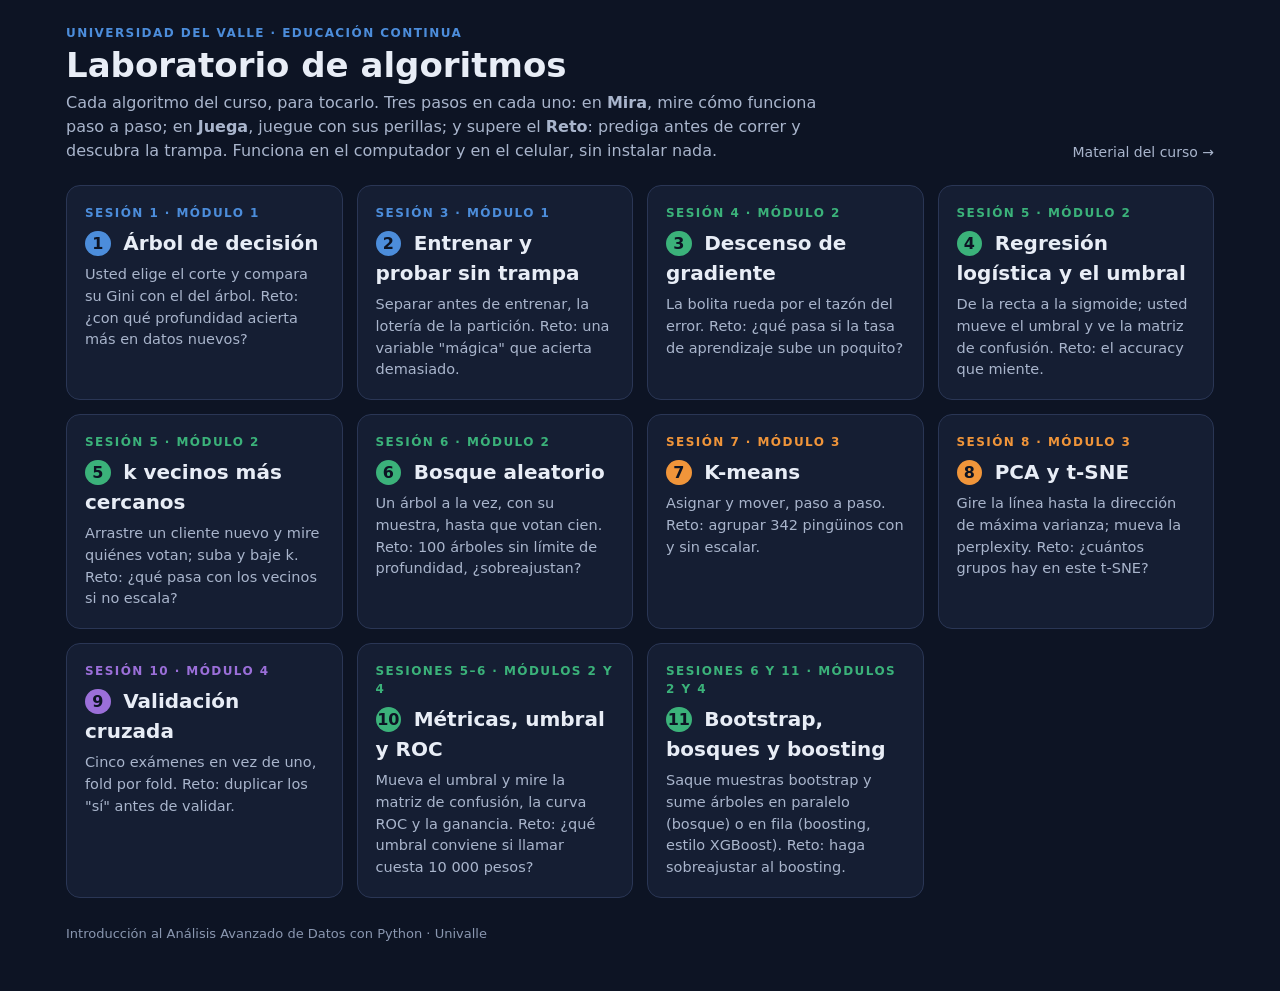
<file: laboratorio/index.html>
<!doctype html>
<html lang="es">
<head>
<meta charset="utf-8">
<meta name="viewport" content="width=device-width, initial-scale=1">
<title>Laboratorio · Análisis Avanzado de Datos con Python</title>
<link rel="stylesheet" href="lab.css">
</head>
<body>
<div class="envoltura">
  <header class="lab">
    <div>
      <div class="chip">Universidad del Valle · Educación Continua</div>
      <h1>Laboratorio de algoritmos</h1>
      <p class="sub">Cada algoritmo del curso, para tocarlo. Tres pasos en cada uno: en <b>Mira</b>, mire cómo funciona paso a paso; en <b>Juega</b>, juegue con sus perillas; y supere el <b>Reto</b>: prediga antes de correr y descubra la trampa. Funciona en el computador y en el celular, sin instalar nada.</p>
    </div>
    <a class="volver" href="https://github.com/Nitobest/curso-aad-python">Material del curso →</a>
  </header>

  <div class="tarjetas">
    <a class="tarjeta" href="01_arbol.html" style="--c: var(--m1)">
      <div class="chip">Sesión 1 · Módulo 1</div>
      <h2><span class="num">1</span> Árbol de decisión</h2>
      <p>Usted elige el corte y compara su Gini con el del árbol. Reto: ¿con qué profundidad acierta más en datos nuevos?</p>
    </a>
    <a class="tarjeta" href="02_split.html" style="--c: var(--m1)">
      <div class="chip">Sesión 3 · Módulo 1</div>
      <h2><span class="num">2</span> Entrenar y probar sin trampa</h2>
      <p>Separar antes de entrenar, la lotería de la partición. Reto: una variable "mágica" que acierta demasiado.</p>
    </a>
    <a class="tarjeta" href="03_descenso.html" style="--c: var(--m2)">
      <div class="chip">Sesión 4 · Módulo 2</div>
      <h2><span class="num">3</span> Descenso de gradiente</h2>
      <p>La bolita rueda por el tazón del error. Reto: ¿qué pasa si la tasa de aprendizaje sube un poquito?</p>
    </a>
    <a class="tarjeta" href="04_logistica.html" style="--c: var(--m2)">
      <div class="chip">Sesión 5 · Módulo 2</div>
      <h2><span class="num">4</span> Regresión logística y el umbral</h2>
      <p>De la recta a la sigmoide; usted mueve el umbral y ve la matriz de confusión. Reto: el accuracy que miente.</p>
    </a>
    <a class="tarjeta" href="05_knn.html" style="--c: var(--m2)">
      <div class="chip">Sesión 5 · Módulo 2</div>
      <h2><span class="num">5</span> k vecinos más cercanos</h2>
      <p>Arrastre un cliente nuevo y mire quiénes votan; suba y baje k. Reto: ¿qué pasa con los vecinos si no escala?</p>
    </a>
    <a class="tarjeta" href="06_bosque.html" style="--c: var(--m2)">
      <div class="chip">Sesión 6 · Módulo 2</div>
      <h2><span class="num">6</span> Bosque aleatorio</h2>
      <p>Un árbol a la vez, con su muestra, hasta que votan cien. Reto: 100 árboles sin límite de profundidad, ¿sobreajustan?</p>
    </a>
    <a class="tarjeta" href="07_kmeans.html" style="--c: var(--m3)">
      <div class="chip">Sesión 7 · Módulo 3</div>
      <h2><span class="num">7</span> K-means</h2>
      <p>Asignar y mover, paso a paso. Reto: agrupar 342 pingüinos con y sin escalar.</p>
    </a>
    <a class="tarjeta" href="08_pca.html" style="--c: var(--m3)">
      <div class="chip">Sesión 8 · Módulo 3</div>
      <h2><span class="num">8</span> PCA y t-SNE</h2>
      <p>Gire la línea hasta la dirección de máxima varianza; mueva la perplexity. Reto: ¿cuántos grupos hay en este t-SNE?</p>
    </a>
    <a class="tarjeta" href="09_validacion.html" style="--c: var(--m4)">
      <div class="chip">Sesión 10 · Módulo 4</div>
      <h2><span class="num">9</span> Validación cruzada</h2>
      <p>Cinco exámenes en vez de uno, fold por fold. Reto: duplicar los "sí" antes de validar.</p>
    </a>
    <a class="tarjeta" href="10_metricas.html" style="--c: var(--m2)">
      <div class="chip">Sesiones 5–6 · Módulos 2 y 4</div>
      <h2><span class="num">10</span> Métricas, umbral y ROC</h2>
      <p>Mueva el umbral y mire la matriz de confusión, la curva ROC y la ganancia. Reto: ¿qué umbral conviene si llamar cuesta 10 000 pesos?</p>
    </a>
    <a class="tarjeta" href="11_ensambles.html" style="--c: var(--m2)">
      <div class="chip">Sesiones 6 y 11 · Módulos 2 y 4</div>
      <h2><span class="num">11</span> Bootstrap, bosques y boosting</h2>
      <p>Saque muestras bootstrap y sume árboles en paralelo (bosque) o en fila (boosting, estilo XGBoost). Reto: haga sobreajustar al boosting.</p>
    </a>
  </div>

  <footer class="lab">Introducción al Análisis Avanzado de Datos con Python · Univalle</footer>
</div>
</body>
</html>
</file>
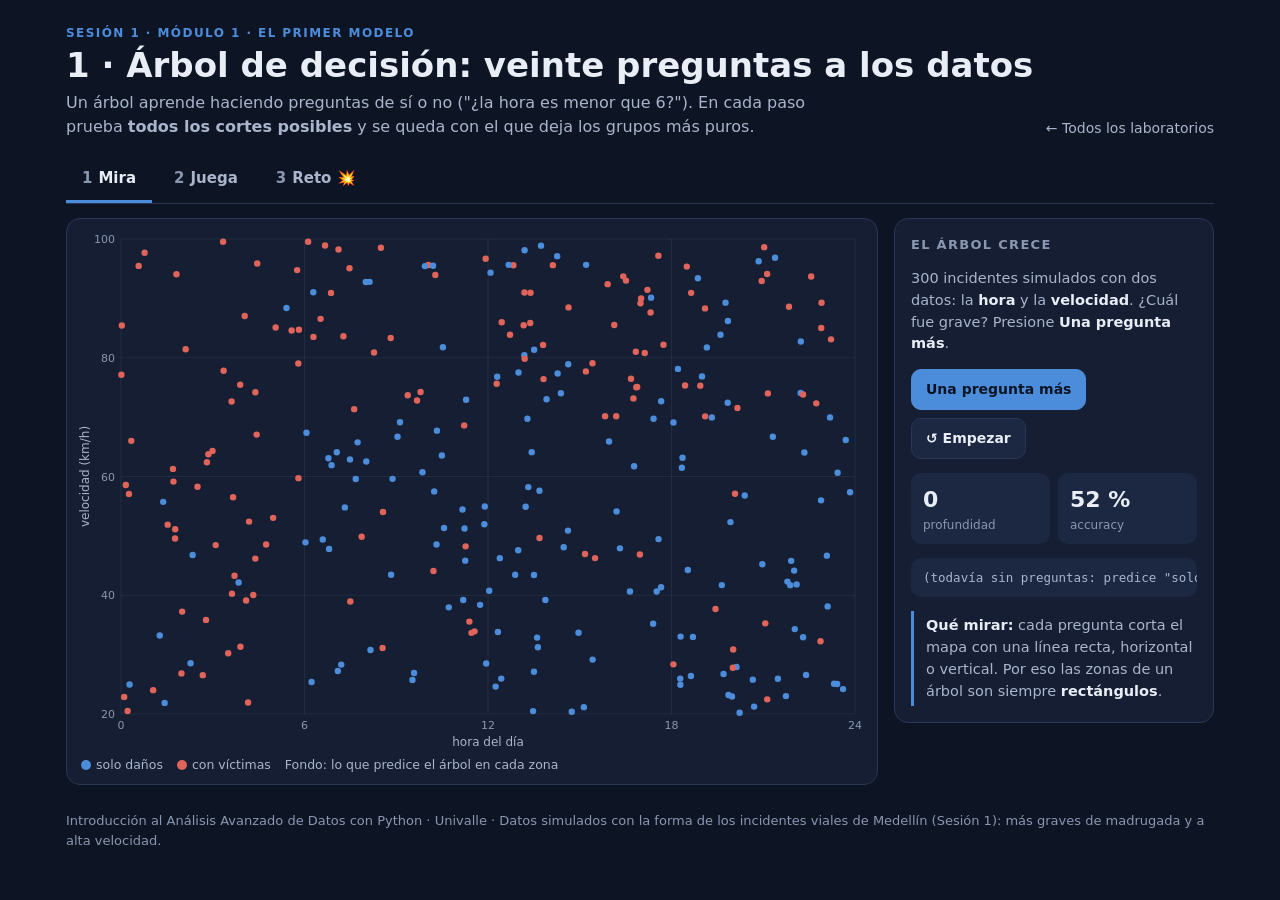
<file: laboratorio/01_arbol.html>
<!doctype html>
<html lang="es">
<head>
<meta charset="utf-8">
<meta name="viewport" content="width=device-width, initial-scale=1">
<title>1 · Árbol de decisión · Laboratorio</title>
<link rel="stylesheet" href="lab.css">
<style>:root { --acento: var(--m1); }
.reglas { font-family: ui-monospace, Menlo, Consolas, monospace; font-size: 12.5px; color: var(--suave); background: var(--panel2);
  border-radius: 10px; padding: 10px 12px; white-space: pre; overflow-x: auto; line-height: 1.55; }
.leyenda { display: flex; gap: 14px; font-size: 12.5px; color: var(--suave); margin: 6px 4px 0; flex-wrap: wrap; }
.leyenda i { display: inline-block; width: 10px; height: 10px; border-radius: 50%; margin-right: 5px; vertical-align: -1px; }</style>
</head>
<body>
<div class="envoltura">
  <header class="lab">
    <div>
      <div class="chip">Sesión 1 · Módulo 1 · El primer modelo</div>
      <h1>1 · Árbol de decisión: veinte preguntas a los datos</h1>
      <p class="sub">Un árbol aprende haciendo preguntas de sí o no ("¿la hora es menor que 6?"). En cada paso prueba <b>todos los cortes posibles</b> y se queda con el que deja los grupos más puros.</p>
    </div>
    <a class="volver" href="index.html">← Todos los laboratorios</a>
  </header>

  <nav class="pestanas" role="tablist">
    <button data-v="mira"><span class="n">1</span>Mira</button>
    <button data-v="juega"><span class="n">2</span>Juega</button>
    <button data-v="reto"><span class="n">3</span>Reto 💥</button>
  </nav>

  <!-- ===================== MIRA ===================== -->
  <section class="vista" id="mira">
    <div class="lienzo"><canvas id="c-mira"></canvas>
      <div class="leyenda"><span><i style="background:#4C8DDB"></i>solo daños</span><span><i style="background:#E0645A"></i>con víctimas</span><span>Fondo: lo que predice el árbol en cada zona</span></div></div>
    <aside class="panel">
      <h3>El árbol crece</h3>
      <p id="m-texto">300 incidentes simulados con dos datos: la <b>hora</b> y la <b>velocidad</b>. ¿Cuál fue grave? Presione <b>Una pregunta más</b>.</p>
      <div class="botones">
        <button class="b primario" id="m-mas">Una pregunta más</button>
        <button class="b" id="m-reset">↺ Empezar</button>
      </div>
      <div class="cifras">
        <div class="cifra"><div class="v" id="m-prof">0</div><div class="e">profundidad</div></div>
        <div class="cifra"><div class="v" id="m-acc">—</div><div class="e">accuracy</div></div>
      </div>
      <div class="reglas" id="m-reglas">(todavía sin preguntas)</div>
      <p class="mirar"><b>Qué mirar:</b> cada pregunta corta el mapa con una línea recta, horizontal o vertical. Por eso las zonas de un árbol son siempre <b>rectángulos</b>.</p>
    </aside>
  </section>

  <!-- ===================== JUEGA ===================== -->
  <section class="vista" id="juega">
    <div class="lienzo">
      <canvas id="c-juega"></canvas>
      <div class="etiqueta-lienzo">Arrastre la línea punteada. Abajo: qué tan "revueltos" quedan los dos lados (Gini) para cada corte posible.</div>
      <canvas id="c-gini"></canvas>
    </div>
    <aside class="panel">
      <h3>Usted es el árbol</h3>
      <div class="opciones" id="j-var">
        <button data-v="0" aria-pressed="true">Cortar por hora</button>
        <button data-v="1">Cortar por velocidad</button>
      </div>
      <div class="control"><label><span>Umbral</span> <output id="j-t-o"></output></label>
        <input type="range" id="j-t" min="0" max="1000" value="500"></div>
      <div class="cifras">
        <div class="cifra"><div class="v" id="j-gi">—</div><div class="e">Gini lado ≤</div></div>
        <div class="cifra"><div class="v" id="j-gd">—</div><div class="e">Gini lado &gt;</div></div>
        <div class="cifra"><div class="v" id="j-gp">—</div><div class="e">Gini ponderado</div></div>
      </div>
      <div class="botones"><button class="b primario" id="j-mejor">Que el árbol elija</button></div>
      <p class="mirar" id="j-mirar"><b>Qué mirar:</b> Gini = 0 es un lado puro (todos iguales); 0,5 es revuelto al 50/50. El árbol elige el corte con el <b>Gini ponderado más bajo</b> entre todos los de las dos variables.</p>
    </aside>
  </section>

  <!-- ===================== RETO ===================== -->
  <section class="vista" id="reto">
    <div class="lienzo"><div class="doble">
      <div><div class="etiqueta-lienzo">Accuracy según la profundidad</div><canvas id="c-r-curva"></canvas></div>
      <div><div class="etiqueta-lienzo" id="r-etq-mapa">Zonas del árbol (puntos = datos de prueba)</div><canvas id="c-r-mapa"></canvas></div>
    </div></div>
    <aside class="panel">
      <h3>Prediga antes de correr</h3>
      <div class="reto">
        <p class="pregunta">Entrenamos con 300 incidentes y probamos con <b>otros 300</b> que el árbol nunca vio. ¿Con qué profundidad acierta más en la <b>prueba</b>?</p>
        <div class="control"><label><span>Mi predicción</span> <output id="r-p-o">8</output></label>
          <input type="range" id="r-p" min="1" max="14" value="8"></div>
        <div class="botones" style="margin-top:10px"><button class="b primario" id="r-ver">Ver la respuesta</button></div>
        <div class="respuesta" id="r-resp"></div>
      </div>
      <div class="control" id="r-ctrl" style="display:none"><label><span>Explorar profundidad</span> <output id="r-d-o">2</output></label>
        <input type="range" id="r-d" min="1" max="14" value="2"></div>
    </aside>
  </section>

  <footer class="lab">Introducción al Análisis Avanzado de Datos con Python · Univalle · Datos simulados con la forma de los incidentes viales de Medellín (Sesión 1): más graves de madrugada y a alta velocidad.</footer>
</div>

<script src="lab.js"></script>
<script>
"use strict";
// ------------------------------------------------------------ datos y árbol (CART con Gini)
function datos(n, sem) { const r = azar(sem), P = [];
  for (let i = 0; i < n; i++) { const h = r.entre(0, 24), v = r.entre(20, 100);
    const p = 0.15 + 0.6 * ((h < 6) || (v > 70)) + 0.15 * ((h < 6) && (v > 70)); P.push({ x: [h, v], y: r() < p ? 1 : 0 }); }
  return P; }
const TR = datos(300, 7), TE = datos(300, 99), NOMBRES = ["hora", "velocidad"], RANGOS = [[0, 24], [20, 100]];
const gini = (n1, n) => (n ? 1 - (n1 / n) ** 2 - (1 - n1 / n) ** 2 : 0);
function cortes(P, f) {   // Gini ponderado de cada corte posible en la variable f
  const S = P.slice().sort((a, b) => a.x[f] - b.x[f]), n = P.length, n1 = P.reduce((s, p) => s + p.y, 0), R = []; let l1 = 0;
  for (let i = 0; i < n - 1; i++) { l1 += S[i].y; if (S[i].x[f] === S[i + 1].x[f]) continue;
    const nl = i + 1, nr = n - nl; R.push({ t: (S[i].x[f] + S[i + 1].x[f]) / 2, g: (nl * gini(l1, nl) + nr * gini(n1 - l1, nr)) / n }); }
  return R; }
function mejorCorte(P) { let b = null; [0, 1].forEach((f) => cortes(P, f).forEach((c) => { if (!b || c.g < b.g - 1e-12) b = { f, t: c.t, g: c.g }; })); return b; }
function crecer(P, prof, max) {
  const n1 = P.reduce((s, p) => s + p.y, 0), nodo = { n: P.length, p: n1 / P.length, prof };
  if (prof >= max || n1 === 0 || n1 === P.length) return nodo;
  const c = mejorCorte(P); if (!c || c.g >= gini(n1, P.length) - 1e-12) return nodo;
  nodo.f = c.f; nodo.t = c.t;
  nodo.izq = crecer(P.filter((p) => p.x[c.f] <= c.t), prof + 1, max); nodo.der = crecer(P.filter((p) => p.x[c.f] > c.t), prof + 1, max);
  return nodo; }
const pred = (nd, x) => (nd.izq ? pred(x[nd.f] <= nd.t ? nd.izq : nd.der, x) : nd.p);
const acc = (T, P) => P.reduce((s, p) => s + ((pred(T, p.x) >= 0.5 ? 1 : 0) === p.y), 0) / P.length;
const ARBOLES = Array.from({ length: 15 }, (_, d) => crecer(TR, 0, d));

// ------------------------------------------------------------ dibujo del mapa
function marcoMapa(L) { L.margen = { l: 44, r: 12, t: 10, b: 36 }; const m = L.margen;
  return { sx: escala(0, 24, m.l, L.w - m.r), sy: escala(20, 100, L.h - m.b, m.t) }; }
function colorProb(p, a) { const c0 = [76, 141, 219], c1 = [224, 100, 90], t = p;
  return `rgba(${Math.round(c0[0] + (c1[0] - c0[0]) * t)},${Math.round(c0[1] + (c1[1] - c0[1]) * t)},${Math.round(c0[2] + (c1[2] - c0[2]) * t)},${a})`; }
function zonas(L, s, nd, x0 = 0, x1 = 24, y0 = 20, y1 = 100) {
  const { ctx } = L;
  if (!nd.izq) { ctx.fillStyle = colorProb(nd.p, 0.30); ctx.fillRect(s.sx(x0), s.sy(y1), s.sx(x1) - s.sx(x0), s.sy(y0) - s.sy(y1)); return; }
  if (nd.f === 0) { zonas(L, s, nd.izq, x0, nd.t, y0, y1); zonas(L, s, nd.der, nd.t, x1, y0, y1); }
  else { zonas(L, s, nd.izq, x0, x1, y0, nd.t); zonas(L, s, nd.der, x0, x1, nd.t, y1); }
}
function lineas(L, s, nd, x0 = 0, x1 = 24, y0 = 20, y1 = 100, ancho = 2.6) {
  if (!nd.izq) return; const { ctx } = L; ctx.strokeStyle = "rgba(255,255,255,.85)"; ctx.lineWidth = ancho; ctx.beginPath();
  if (nd.f === 0) { ctx.moveTo(s.sx(nd.t), s.sy(y0)); ctx.lineTo(s.sx(nd.t), s.sy(y1)); }
  else { ctx.moveTo(s.sx(x0), s.sy(nd.t)); ctx.lineTo(s.sx(x1), s.sy(nd.t)); }
  ctx.stroke(); const a = Math.max(0.9, ancho - 0.6);
  if (nd.f === 0) { lineas(L, s, nd.izq, x0, nd.t, y0, y1, a); lineas(L, s, nd.der, nd.t, x1, y0, y1, a); }
  else { lineas(L, s, nd.izq, x0, x1, y0, nd.t, a); lineas(L, s, nd.der, x0, x1, nd.t, y1, a); }
}
function mapa(L, T, P) {
  if (!L.w) return; const { ctx } = L; ctx.clearRect(0, 0, L.w, L.h); const s = marcoMapa(L);
  if (T) zonas(L, s, T);
  ejes(L, s.sx, s.sy, { xt: [0, 6, 12, 18, 24], yt: [20, 40, 60, 80, 100], xl: "hora del día", yl: "velocidad (km/h)" });
  P.forEach((p) => punto(ctx, s.sx(p.x[0]), s.sy(p.x[1]), 3.2, p.y ? COL.rojo : COL.azul));
  if (T) lineas(L, s, T);
  return s;
}
function reglas(nd, sang = "") {
  if (!nd.izq) return `${sang}→ ${nd.p >= 0.5 ? "con víctimas" : "solo daños"} (${pct(nd.p)} graves, ${nCasos(nd.n)})\n`;
  const v = NOMBRES[nd.f], t = nd.f === 0 ? fmt(nd.t, 1) + " h" : fmt(nd.t, 0) + " km/h";
  return `${sang}¿${v} ≤ ${t}?\n${sang}  sí: ${reglas(nd.izq, sang + "     ").trimStart()}${sang}  no: ${reglas(nd.der, sang + "     ").trimStart()}`;
}

// ------------------------------------------------------------ MIRA
const LM = lienzo("c-mira", 0.66); let profM = 0;
function mDibujar() { const T = profM ? ARBOLES[profM] : null; mapa(LM, T, TR);
  document.getElementById("m-prof").textContent = profM;
  document.getElementById("m-acc").textContent = T ? pct(acc(T, TR)) : pct(1 - TR.reduce((s, p) => s + p.y, 0) / TR.length);
  document.getElementById("m-reglas").textContent = T ? reglas(T) : "(todavía sin preguntas: predice \"solo daños\" para todos)"; }
LM.alDibujar = mDibujar;
const TEXTOS_M = [
  "300 incidentes simulados con dos datos: la <b>hora</b> y la <b>velocidad</b>. ¿Cuál fue grave? Presione <b>Una pregunta más</b>.",
  "<b>Primera pregunta:</b> de todos los cortes posibles en las dos variables, este es el que deja los dos lados más puros.",
  "<b>Segunda pregunta</b> en cada lado: el árbol repite la misma búsqueda dentro de cada rectángulo, por separado.",
  "<b>Tercera:</b> ya aparecen la madrugada y la alta velocidad como zonas rojas. Es la regla escondida en los datos.",
  "<b>Cuarta:</b> los cortes nuevos empiezan a perseguir puntos sueltos. ¿Es regla o es ruido? (Vea el Reto.)",
  "<b>Quinta:</b> rectángulos cada vez más pequeños. El árbol puede seguir hasta aislar cada punto.",
];
document.getElementById("m-mas").onclick = () => { if (profM < 5) profM++; document.getElementById("m-texto").innerHTML = TEXTOS_M[profM];
  document.getElementById("m-mas").disabled = profM >= 5; mDibujar(); };
document.getElementById("m-reset").onclick = () => { profM = 0; document.getElementById("m-texto").innerHTML = TEXTOS_M[0]; document.getElementById("m-mas").disabled = false; mDibujar(); };

// ------------------------------------------------------------ JUEGA
const LJ = lienzo("c-juega", 0.6), LG = lienzo("c-gini", 0.26); const SJ = { f: 0, t: 12, arrastrando: false };
const deSlider = (v) => RANGOS[SJ.f][0] + (RANGOS[SJ.f][1] - RANGOS[SJ.f][0]) * v / 1000;
const aSlider = (t) => Math.round(1000 * (t - RANGOS[SJ.f][0]) / (RANGOS[SJ.f][1] - RANGOS[SJ.f][0]));
function jDibujar() {
  const s = mapa(LJ, null, TR); if (!s) return; const { ctx } = LJ, f = SJ.f, t = SJ.t;
  // sombra de los dos lados
  const izq = TR.filter((p) => p.x[f] <= t), der = TR.filter((p) => p.x[f] > t);
  const pI = izq.length ? izq.reduce((a, p) => a + p.y, 0) / izq.length : 0, pD = der.length ? der.reduce((a, p) => a + p.y, 0) / der.length : 0;
  ctx.save(); ctx.globalCompositeOperation = "destination-over";
  if (f === 0) { ctx.fillStyle = colorProb(pI, .28); ctx.fillRect(s.sx(0), s.sy(100), s.sx(t) - s.sx(0), s.sy(20) - s.sy(100));
    ctx.fillStyle = colorProb(pD, .28); ctx.fillRect(s.sx(t), s.sy(100), s.sx(24) - s.sx(t), s.sy(20) - s.sy(100)); }
  else { ctx.fillStyle = colorProb(pI, .28); ctx.fillRect(s.sx(0), s.sy(t), s.sx(24) - s.sx(0), s.sy(20) - s.sy(t));
    ctx.fillStyle = colorProb(pD, .28); ctx.fillRect(s.sx(0), s.sy(100), s.sx(24) - s.sx(0), s.sy(t) - s.sy(100)); }
  ctx.restore();
  ctx.strokeStyle = "#FFFFFF"; ctx.lineWidth = 2.5; ctx.setLineDash([7, 5]); ctx.beginPath();
  if (f === 0) { ctx.moveTo(s.sx(t), s.sy(20)); ctx.lineTo(s.sx(t), s.sy(100)); } else { ctx.moveTo(s.sx(0), s.sy(t)); ctx.lineTo(s.sx(24), s.sy(t)); }
  ctx.stroke(); ctx.setLineDash([]);
  ctx.font = "12px Inter, system-ui"; ctx.fillStyle = COL.texto; ctx.textAlign = "left";
  const corto = LJ.w < 560, etI = corto ? `≤ ${pct(pI)} graves` : `≤: ${nCasos(izq.length)}, ${pct(pI)} graves`, etD = corto ? `> ${pct(pD)} graves` : `>: ${nCasos(der.length)}, ${pct(pD)} graves`;
  if (f === 0) { ctx.fillText(etI, s.sx(0) + 6, s.sy(100) + 14); ctx.textAlign = "right"; ctx.fillText(etD, s.sx(24) - 6, s.sy(100) + 14); }
  else { ctx.fillText(etD, s.sx(0) + 6, s.sy(100) + 14); ctx.fillText(etI, s.sx(0) + 6, s.sy(20) - 8); }
  const gI = gini(izq.reduce((a, p) => a + p.y, 0), izq.length), gD = gini(der.reduce((a, p) => a + p.y, 0), der.length), gP = (izq.length * gI + der.length * gD) / TR.length;
  document.getElementById("j-gi").textContent = fmt(gI, 3); document.getElementById("j-gd").textContent = fmt(gD, 3); document.getElementById("j-gp").textContent = fmt(gP, 3);
  document.getElementById("j-t-o").textContent = f === 0 ? fmt(t, 1) + " h" : fmt(t, 0) + " km/h";
  // curva de Gini ponderado vs umbral
  const G = LG, g = G.ctx; if (!G.w) return; g.clearRect(0, 0, G.w, G.h); G.margen = { l: 44, r: 12, t: 8, b: 24 }; const m = G.margen;
  const C = cortes(TR, f), gx = escala(RANGOS[f][0], RANGOS[f][1], m.l, G.w - m.r), gy = escala(0.4, 0.5, G.h - m.b, m.t);
  ejes(G, gx, gy, { xt: f === 0 ? [0, 6, 12, 18, 24] : [20, 40, 60, 80, 100], yt: [0.4, 0.45, 0.5], fy: (v) => fmt(v, 2) });
  g.strokeStyle = COL.m1; g.lineWidth = 2; g.beginPath(); C.forEach((c, i) => (i ? g.lineTo(gx(c.t), gy(Math.min(.5, c.g))) : g.moveTo(gx(c.t), gy(Math.min(.5, c.g))))); g.stroke();
  const mejor = mejorCorte(TR); if (mejor.f === f) { g.fillStyle = "#E8C547"; g.font = "14px system-ui"; g.textAlign = "center"; g.fillText("★", gx(mejor.t), gy(mejor.g) + 5); }
  punto(g, gx(t), gy(Math.min(.5, gP)), 5, "#FFFFFF", COL.m1);
}
LJ.alDibujar = LG.alDibujar = jDibujar;
const MIRAR_J = document.getElementById("j-mirar").innerHTML;
const jMirarBase = () => { document.getElementById("j-mirar").innerHTML = MIRAR_J; };
opciones("j-var", (v) => { jMirarBase(); SJ.f = +v; SJ.t = (RANGOS[SJ.f][0] + RANGOS[SJ.f][1]) / 2; document.getElementById("j-t").value = 500; jDibujar(); });
document.getElementById("j-t").oninput = (e) => { jMirarBase(); SJ.t = deSlider(+e.target.value); jDibujar(); };
document.getElementById("j-mejor").onclick = () => {
  const b = mejorCorte(TR); SJ.f = b.f; SJ.t = b.t;
  [...document.querySelectorAll("#j-var button")].forEach((x) => x.setAttribute("aria-pressed", +x.dataset.v === b.f));
  document.getElementById("j-t").value = aSlider(b.t); jDibujar();
  document.getElementById("j-mirar").innerHTML = `<b>El árbol eligió:</b> ¿${NOMBRES[b.f]} ≤ ${b.f === 0 ? fmt(b.t, 1) + " h" : fmt(b.t, 0) + " km/h"}? con Gini ponderado ${fmt(b.g, 3)} (la ★). ` +
    "Probó todos los cortes de las dos variables y se quedó con este. Es <b>voraz</b>: elige lo mejor ahora, sin pensar en las preguntas siguientes.";
};
function arrastrar(e) { const p = puntero(LJ, e), s = marcoMapa(LJ);
  SJ.t = Math.max(RANGOS[SJ.f][0], Math.min(RANGOS[SJ.f][1], SJ.f === 0 ? s.sx.inv(p.x) : s.sy.inv(p.y)));
  document.getElementById("j-t").value = aSlider(SJ.t); jDibujar(); }
LJ.c.addEventListener("pointerdown", (e) => { jMirarBase(); SJ.arrastrando = true; LJ.c.setPointerCapture(e.pointerId); arrastrar(e); });
LJ.c.addEventListener("pointermove", (e) => { if (SJ.arrastrando) arrastrar(e); });
LJ.c.addEventListener("pointerup", () => (SJ.arrastrando = false));

// ------------------------------------------------------------ RETO
const LC = lienzo("c-r-curva", 0.85), LR = lienzo("c-r-mapa", 0.85); const SR = { visto: false, d: 2 };
const ACC = ARBOLES.map((T, d) => (d ? { d, tr: acc(T, TR), te: acc(T, TE) } : null)).filter(Boolean);
const MEJOR = ACC.reduce((b, a) => (a.te > b.te + 1e-9 ? a : b));
function rDibujar() {
  if (!LC.w) return; const { ctx } = LC; ctx.clearRect(0, 0, LC.w, LC.h); LC.margen = { l: 44, r: 12, t: 10, b: 32 }; const m = LC.margen;
  const sx = escala(1, 14, m.l, LC.w - m.r), sy = escala(0.6, 1.0, LC.h - m.b, m.t);
  ejes(LC, sx, sy, { xt: [1, 2, 4, 6, 8, 10, 12, 14], yt: [0.6, 0.7, 0.8, 0.9, 1.0], fy: (v) => pct(v), xl: "profundidad máxima" });
  if (SR.visto) {
    [["tr", COL.m1, "entrenamiento"], ["te", COL.m3, "prueba (datos nuevos)"]].forEach(([k, c, nombre], j) => {
      ctx.strokeStyle = c; ctx.lineWidth = 2.4; ctx.beginPath(); ACC.forEach((a, i) => (i ? ctx.lineTo(sx(a.d), sy(a[k])) : ctx.moveTo(sx(a.d), sy(a[k])))); ctx.stroke();
      ACC.forEach((a) => punto(ctx, sx(a.d), sy(a[k]), 3, c));
      ctx.fillStyle = c; ctx.font = "12px Inter, system-ui"; ctx.textAlign = "left"; ctx.fillText(nombre, m.l + 10, m.t + 14 + 16 * j); });
    ctx.strokeStyle = "rgba(255,255,255,.5)"; ctx.setLineDash([4, 4]); ctx.beginPath(); ctx.moveTo(sx(SR.d), m.t); ctx.lineTo(sx(SR.d), LC.h - m.b); ctx.stroke(); ctx.setLineDash([]);
  } else { ctx.fillStyle = COL.tenue; ctx.font = "14px Inter, system-ui"; ctx.textAlign = "center"; ctx.fillText("Haga su predicción →", LC.w / 2, LC.h / 2); }
  mapa(LR, SR.visto ? ARBOLES[SR.d] : null, TE);
  document.getElementById("r-etq-mapa").textContent = SR.visto ? `Árbol de profundidad ${SR.d} sobre los datos de prueba` : "Datos de prueba (el árbol no los vio)";
}
LC.alDibujar = LR.alDibujar = rDibujar;
document.getElementById("r-p").oninput = (e) => (document.getElementById("r-p-o").textContent = e.target.value);
document.getElementById("r-ver").onclick = () => {
  SR.visto = true; const g = +document.getElementById("r-p").value; SR.d = g;
  document.getElementById("r-d").value = g; document.getElementById("r-d-o").textContent = g; document.getElementById("r-ctrl").style.display = "block";
  const a14 = ACC[ACC.length - 1], r = document.getElementById("r-resp");
  r.innerHTML = (Math.abs(g - MEJOR.d) <= 1 ? '<span class="ok">¡Bien visto!</span> ' : '<span class="no">Sorpresa:</span> ') +
    `La prueba es mejor con profundidad <b>${MEJOR.d}</b> (${pct(MEJOR.te)}). Con profundidad 14 el árbol acierta el <b>${pct(a14.tr)}</b> de los datos con que entrenó… y solo el <b>${pct(a14.te)}</b> de los nuevos. ` +
    "Eso es <b>sobreajuste</b>: memorizó el ruido. Mueva la profundidad y mire cómo las zonas se llenan de rectángulos diminutos alrededor de puntos sueltos.";
  r.classList.add("visible"); rDibujar(); };
document.getElementById("r-d").oninput = (e) => { SR.d = +e.target.value; document.getElementById("r-d-o").textContent = SR.d; rDibujar(); };

pestanas(() => [LM, LJ, LG, LC, LR].forEach((L) => L.ajustar()));
mDibujar(); jDibujar(); rDibujar();
</script>
</body>
</html>
</file>
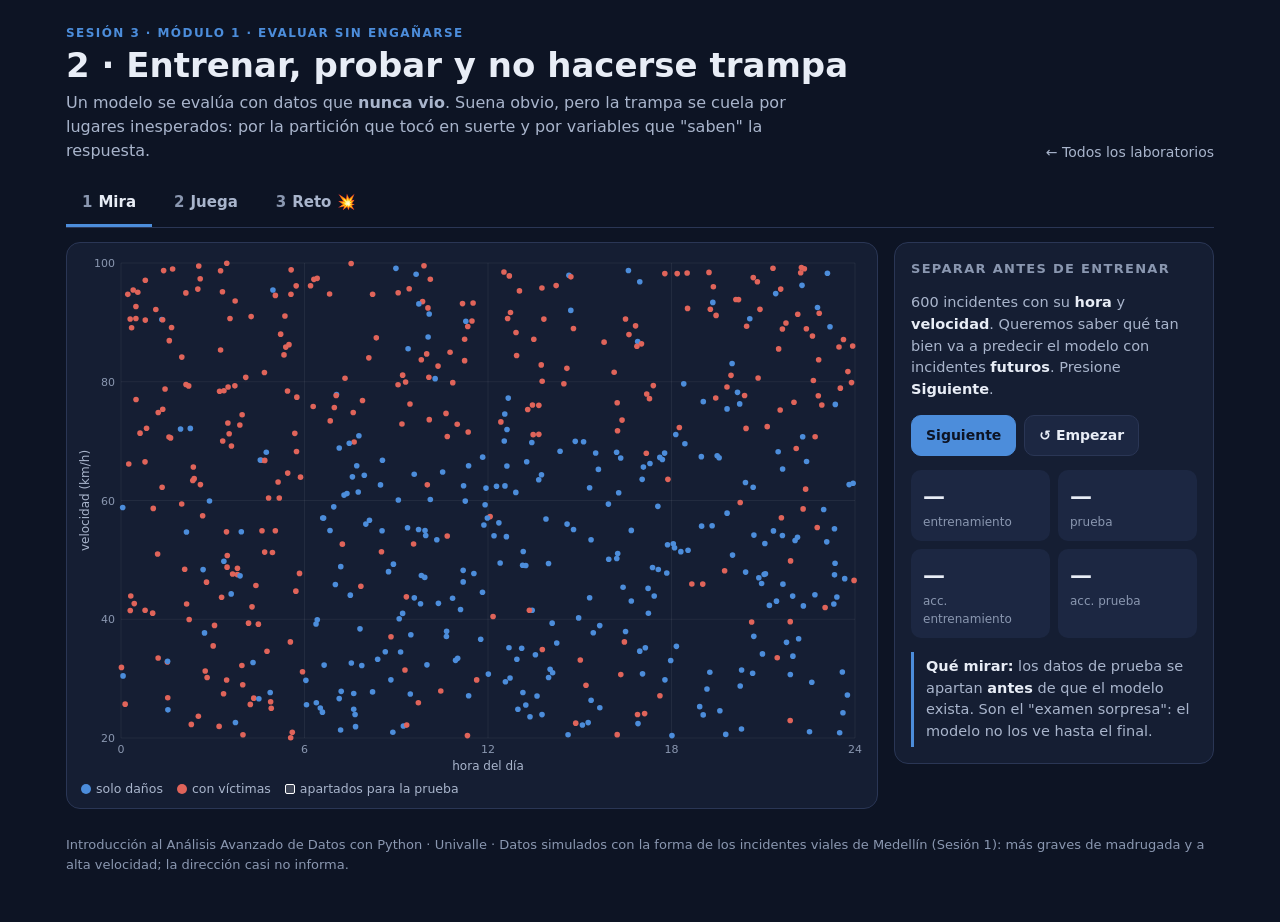
<file: laboratorio/02_split.html>
<!doctype html>
<html lang="es">
<head>
<meta charset="utf-8">
<meta name="viewport" content="width=device-width, initial-scale=1">
<title>2 · Entrenar y probar sin trampa · Laboratorio</title>
<link rel="stylesheet" href="lab.css">
<style>:root { --acento: var(--m1); }
.leyenda { display: flex; gap: 14px; font-size: 12.5px; color: var(--suave); margin: 6px 4px 0; flex-wrap: wrap; }
.leyenda i { display: inline-block; width: 10px; height: 10px; border-radius: 50%; margin-right: 5px; vertical-align: -1px; }
.leyenda i.cuadro { border-radius: 2px; }</style>
</head>
<body>
<div class="envoltura">
  <header class="lab">
    <div>
      <div class="chip">Sesión 3 · Módulo 1 · Evaluar sin engañarse</div>
      <h1>2 · Entrenar, probar y no hacerse trampa</h1>
      <p class="sub">Un modelo se evalúa con datos que <b>nunca vio</b>. Suena obvio, pero la trampa se cuela por lugares inesperados: por la partición que tocó en suerte y por variables que "saben" la respuesta.</p>
    </div>
    <a class="volver" href="index.html">← Todos los laboratorios</a>
  </header>

  <nav class="pestanas" role="tablist">
    <button data-v="mira"><span class="n">1</span>Mira</button>
    <button data-v="juega"><span class="n">2</span>Juega</button>
    <button data-v="reto"><span class="n">3</span>Reto 💥</button>
  </nav>

  <!-- ===================== MIRA ===================== -->
  <section class="vista" id="mira">
    <div class="lienzo"><canvas id="c-mira"></canvas>
      <div class="leyenda"><span><i style="background:#4C8DDB"></i>solo daños</span><span><i style="background:#E0645A"></i>con víctimas</span><span><i class="cuadro" style="background:rgba(255,255,255,.18);border:1px solid #fff"></i>apartados para la prueba</span></div></div>
    <aside class="panel">
      <h3>Separar antes de entrenar</h3>
      <p id="m-texto">600 incidentes con su <b>hora</b> y <b>velocidad</b>. Queremos saber qué tan bien va a predecir el modelo con incidentes <b>futuros</b>. Presione <b>Siguiente</b>.</p>
      <div class="botones">
        <button class="b primario" id="m-sig">Siguiente</button>
        <button class="b" id="m-reset">↺ Empezar</button>
      </div>
      <div class="cifras">
        <div class="cifra"><div class="v" id="m-ntr">—</div><div class="e">entrenamiento</div></div>
        <div class="cifra"><div class="v" id="m-nte">—</div><div class="e">prueba</div></div>
        <div class="cifra"><div class="v" id="m-atr">—</div><div class="e">acc. entrenamiento</div></div>
        <div class="cifra"><div class="v" id="m-ate">—</div><div class="e">acc. prueba</div></div>
      </div>
      <p class="mirar" id="m-mirar"><b>Qué mirar:</b> los datos de prueba se apartan <b>antes</b> de que el modelo exista. Son el "examen sorpresa": el modelo no los ve hasta el final.</p>
    </aside>
  </section>

  <!-- ===================== JUEGA ===================== -->
  <section class="vista" id="juega">
    <div class="lienzo"><div class="doble">
      <div><div class="etiqueta-lienzo" id="j-etq">Esta partición (resaltados: prueba)</div><canvas id="c-j-mapa"></canvas></div>
      <div><div class="etiqueta-lienzo">Accuracy en prueba de 40 particiones distintas</div><canvas id="c-j-hist"></canvas></div>
    </div></div>
    <aside class="panel">
      <h3>La lotería de la partición</h3>
      <p>El mismo modelo (árbol de profundidad 6), los mismos 600 datos. Lo único que cambia es <b>qué filas</b> quedan en la prueba.</p>
      <div class="control"><label><span>Tamaño de la prueba</span> <output id="j-p-o">20 %</output></label>
        <input type="range" id="j-p" min="5" max="50" value="20" step="5"></div>
      <div class="botones"><button class="b primario" id="j-otra">🎲 Otra partición</button></div>
      <div class="cifras">
        <div class="cifra"><div class="v" id="j-ate">—</div><div class="e">acc. prueba (esta)</div></div>
        <div class="cifra"><div class="v" id="j-rango">—</div><div class="e">rango en 40 particiones</div></div>
      </div>
      <p class="mirar" id="j-mirar"><b>Qué mirar:</b> con una sola partición, el número que reporta tiene <b>suerte</b> adentro. Con una prueba pequeña, la suerte pesa más. En la Sesión 10 lo arreglamos repitiendo la partición (validación cruzada).</p>
    </aside>
  </section>

  <!-- ===================== RETO ===================== -->
  <section class="vista" id="reto">
    <div class="lienzo"><div class="doble">
      <div><div class="etiqueta-lienzo">Accuracy en prueba según las variables usadas</div><canvas id="c-r-barras"></canvas></div>
      <div><div class="etiqueta-lienzo" id="r-etq">Cómo se fabricó la variable "mágica"</div><canvas id="c-r-esq"></canvas></div>
    </div></div>
    <aside class="panel">
      <h3>Prediga antes de correr</h3>
      <div class="reto">
        <p class="pregunta">Cada incidente tiene una <b>dirección</b> (casi todas distintas, como en los datos reales). Fabricamos una variable nueva: <i>"% de incidentes graves en esa dirección"</i>, calculada con <b>todos</b> los 600 datos, y se la damos al árbol. Con hora y velocidad el árbol acierta ~<span id="r-base">75 %</span> en prueba. ¿Con la variable nueva?</p>
        <div class="opciones" id="r-ops">
          <button data-v="igual">Más o menos igual</button>
          <button data-v="poco">Algo mejor (+3 a +5 puntos)</button>
          <button data-v="mucho">Mucho mejor (+10 puntos o más)</button>
        </div>
        <div class="botones" style="margin-top:10px"><button class="b primario" id="r-ver" disabled>Entrenar con la variable mágica</button></div>
        <div class="respuesta" id="r-resp"></div>
      </div>
    </aside>
  </section>

  <footer class="lab">Introducción al Análisis Avanzado de Datos con Python · Univalle · Datos simulados con la forma de los incidentes viales de Medellín (Sesión 1): más graves de madrugada y a alta velocidad; la dirección casi no informa.</footer>
</div>

<script src="lab.js"></script>
<script>
"use strict";
// ------------------------------------------------------------ datos: 600 incidentes con dirección
const N = 600, N_DIR = 480;
function datos(n, sem) { const r = azar(sem), P = [];
  for (let i = 0; i < n; i++) { const h = r.entre(0, 24), v = r.entre(20, 100), d = Math.floor(r() * N_DIR);
    const p = 0.15 + 0.6 * ((h < 6) || (v > 70)) + 0.15 * ((h < 6) && (v > 70)); P.push({ x: [h, v], d, y: r() < p ? 1 : 0, i }); }
  return P; }
const TODOS = datos(N, 11), NOMBRES = ["hora", "velocidad", "mágica"];
function barajar(P, sem) { const r = azar(sem), S = P.slice(); for (let i = S.length - 1; i > 0; i--) { const j = Math.floor(r() * (i + 1)); [S[i], S[j]] = [S[j], S[i]]; } return S; }
function partir(sem, pTest) { const S = barajar(TODOS, sem), nte = Math.round(N * pTest); return { te: S.slice(0, nte), tr: S.slice(nte) }; }

// ------------------------------------------------------------ árbol CART con Gini (igual al de la Sesión 1)
const gini = (n1, n) => (n ? 1 - (n1 / n) ** 2 - (1 - n1 / n) ** 2 : 0);
function cortes(P, f) { const S = P.slice().sort((a, b) => a.x[f] - b.x[f]), n = P.length, n1 = P.reduce((s, p) => s + p.y, 0), R = []; let l1 = 0;
  for (let i = 0; i < n - 1; i++) { l1 += S[i].y; if (S[i].x[f] === S[i + 1].x[f]) continue;
    const nl = i + 1, nr = n - nl; R.push({ t: (S[i].x[f] + S[i + 1].x[f]) / 2, g: (nl * gini(l1, nl) + nr * gini(n1 - l1, nr)) / n }); }
  return R; }
function mejorCorte(P, nf) { let b = null; for (let f = 0; f < nf; f++) cortes(P, f).forEach((c) => { if (!b || c.g < b.g - 1e-12) b = { f, t: c.t, g: c.g }; }); return b; }
function crecer(P, prof, max, nf = 2) {
  const n1 = P.reduce((s, p) => s + p.y, 0), nodo = { n: P.length, p: n1 / P.length, prof };
  if (prof >= max || n1 === 0 || n1 === P.length) return nodo;
  const c = mejorCorte(P, nf); if (!c || c.g >= gini(n1, P.length) - 1e-12) return nodo;
  nodo.f = c.f; nodo.t = c.t;
  nodo.izq = crecer(P.filter((p) => p.x[c.f] <= c.t), prof + 1, max, nf); nodo.der = crecer(P.filter((p) => p.x[c.f] > c.t), prof + 1, max, nf);
  return nodo; }
const pred = (nd, x) => (nd.izq ? pred(x[nd.f] <= nd.t ? nd.izq : nd.der, x) : nd.p);
const acc = (T, P) => P.reduce((s, p) => s + ((pred(T, p.x) >= 0.5 ? 1 : 0) === p.y), 0) / P.length;

// ------------------------------------------------------------ mapa
function marcoMapa(L) { L.margen = { l: 44, r: 12, t: 10, b: 36 }; const m = L.margen;
  return { sx: escala(0, 24, m.l, L.w - m.r), sy: escala(20, 100, L.h - m.b, m.t) }; }
function colorProb(p, a) { const c0 = [76, 141, 219], c1 = [224, 100, 90];
  return `rgba(${Math.round(c0[0] + (c1[0] - c0[0]) * p)},${Math.round(c0[1] + (c1[1] - c0[1]) * p)},${Math.round(c0[2] + (c1[2] - c0[2]) * p)},${a})`; }
function zonas(L, s, nd, x0 = 0, x1 = 24, y0 = 20, y1 = 100) {
  const { ctx } = L;
  if (!nd.izq) { ctx.fillStyle = colorProb(nd.p, 0.30); ctx.fillRect(s.sx(x0), s.sy(y1), s.sx(x1) - s.sx(x0), s.sy(y0) - s.sy(y1)); return; }
  if (nd.f === 0) { zonas(L, s, nd.izq, x0, nd.t, y0, y1); zonas(L, s, nd.der, nd.t, x1, y0, y1); }
  else { zonas(L, s, nd.izq, x0, x1, y0, nd.t); zonas(L, s, nd.der, x0, x1, nd.t, y1); }
}
// Dibuja el mapa: tr = puntos normales, te = puntos resaltados (con aro blanco), T = árbol (zonas), apagar = puntos atenuados
function mapa(L, { tr = [], te = [], T = null, apagar = [] }) {
  if (!L.w) return; const { ctx } = L; ctx.clearRect(0, 0, L.w, L.h); const s = marcoMapa(L);
  if (T) zonas(L, s, T);
  ejes(L, s.sx, s.sy, { xt: [0, 6, 12, 18, 24], yt: [20, 40, 60, 80, 100], xl: "hora del día", yl: "velocidad (km/h)" });
  apagar.forEach((p) => punto(ctx, s.sx(p.x[0]), s.sy(p.x[1]), 2.6, p.y ? "rgba(224,100,90,.18)" : "rgba(76,141,219,.18)"));
  tr.forEach((p) => punto(ctx, s.sx(p.x[0]), s.sy(p.x[1]), 2.8, p.y ? COL.rojo : COL.azul));
  te.forEach((p) => punto(ctx, s.sx(p.x[0]), s.sy(p.x[1]), 3.6, p.y ? COL.rojo : COL.azul, "#FFFFFF"));
  return s;
}

// ------------------------------------------------------------ MIRA: cinco pasos
const LM = lienzo("c-mira", 0.66); let paso = 0; const PM = partir(3, 0.2); const TM = crecer(PM.tr, 0, 4);
const TEXTOS_M = [
  "600 incidentes con su <b>hora</b> y <b>velocidad</b>. Queremos saber qué tan bien va a predecir el modelo con incidentes <b>futuros</b>. Presione <b>Siguiente</b>.",
  "<b>1. Barajar y apartar.</b> Al azar, el 20 % de las filas (120) se marca como <b>prueba</b> y se guarda bajo llave. Todavía no hay modelo.",
  "<b>2. Entrenar solo con el 80 %.</b> El árbol busca sus cortes mirando únicamente los 480 de entrenamiento. Los de prueba ni siquiera existen para él.",
  "<b>3. Medir en entrenamiento.</b> Acierta mucho… pero son los datos que ya vio. Es como calificar un examen con las mismas preguntas que practicó.",
  "<b>4. Medir en prueba.</b> Ahora sí: los 120 que nunca vio. Este número es el que vale, y casi siempre es <b>más bajo</b> que el anterior.",
];
function mDibujar() {
  const o = paso === 0 ? { tr: TODOS } : paso === 1 ? { tr: PM.tr, te: PM.te } : paso === 2 ? { tr: PM.tr, T: TM, apagar: PM.te }
    : paso === 3 ? { tr: PM.tr, T: TM, apagar: PM.te } : { te: PM.te, T: TM, apagar: PM.tr };
  mapa(LM, o);
  const g = (id, v) => (document.getElementById(id).textContent = v);
  g("m-ntr", paso >= 1 ? PM.tr.length : "—"); g("m-nte", paso >= 1 ? PM.te.length : "—");
  g("m-atr", paso >= 3 ? pct(acc(TM, PM.tr)) : "—"); g("m-ate", paso >= 4 ? pct(acc(TM, PM.te)) : "—");
  document.getElementById("m-texto").innerHTML = TEXTOS_M[paso];
  document.getElementById("m-sig").disabled = paso >= 4;
}
LM.alDibujar = mDibujar;
document.getElementById("m-sig").onclick = () => { if (paso < 4) paso++; mDibujar(); };
document.getElementById("m-reset").onclick = () => { paso = 0; mDibujar(); };

// ------------------------------------------------------------ JUEGA: lotería del split
const LJ = lienzo("c-j-mapa", 0.85), LH = lienzo("c-j-hist", 0.85); const SJ = { sem: 1, p: 0.2 };
const PROF_J = 6; let cacheLot = {};
function loteria(p) { if (cacheLot[p]) return cacheLot[p];
  const R = []; for (let s = 1; s <= 40; s++) { const Q = partir(100 + s, p); R.push(acc(crecer(Q.tr, 0, PROF_J), Q.te)); }
  return (cacheLot[p] = R); }
function jDibujar() {
  const Q = partir(100 + SJ.sem, SJ.p), T = crecer(Q.tr, 0, PROF_J), a = acc(T, Q.te), L = loteria(SJ.p);
  mapa(LJ, { te: Q.te, T, apagar: Q.tr });
  document.getElementById("j-ate").textContent = pct(a, 1);
  document.getElementById("j-rango").textContent = `${fmt(100 * Math.min(...L), 0)}–${pct(Math.max(...L), 0)}`;
  document.getElementById("j-etq").textContent = `Partición #${SJ.sem}: ${Q.tr.length} para entrenar, ${Q.te.length} de prueba (resaltados)`;
  // histograma
  const H = LH; if (!H.w) return; const g = H.ctx; g.clearRect(0, 0, H.w, H.h); H.margen = { l: 36, r: 10, t: 12, b: 32 }; const m = H.margen;
  const lo = 0.55, hi = 0.95, nb = 16, anchoB = (hi - lo) / nb, cuentas = new Array(nb).fill(0);
  L.forEach((v) => { const k = Math.min(nb - 1, Math.max(0, Math.floor((v - lo) / anchoB))); cuentas[k]++; });
  const sx = escala(lo, hi, m.l, H.w - m.r), sy = escala(0, Math.max(6, Math.max(...cuentas)), H.h - m.b, m.t);
  ejes(H, sx, sy, { xt: [0.6, 0.7, 0.8, 0.9], fx: (v) => pct(v), xl: "accuracy en prueba", yl: "particiones" });
  cuentas.forEach((c, k) => { if (!c) return; g.fillStyle = "rgba(76,141,219,.55)"; const x0 = sx(lo + k * anchoB), x1 = sx(lo + (k + 1) * anchoB);
    g.fillRect(x0 + 1, sy(c), x1 - x0 - 2, sy(0) - sy(c)); });
  g.strokeStyle = "#E8C547"; g.lineWidth = 2.5; g.beginPath(); g.moveTo(sx(a), m.t); g.lineTo(sx(a), H.h - m.b); g.stroke();
  g.fillStyle = "#E8C547"; g.font = "12px Inter, system-ui"; g.textAlign = a > 0.8 ? "right" : "left"; g.fillText("esta partición", sx(a) + (a > 0.8 ? -6 : 6), m.t + 12);
}
LJ.alDibujar = LH.alDibujar = jDibujar;
document.getElementById("j-p").oninput = (e) => { SJ.p = +e.target.value / 100; document.getElementById("j-p-o").textContent = e.target.value + " %"; jDibujar(); };
document.getElementById("j-otra").onclick = () => { SJ.sem = (SJ.sem % 40) + 1; jDibujar(); };

// ------------------------------------------------------------ RETO: la fuga (target encoding con todos los datos)
const LB = lienzo("c-r-barras", 0.85), LE = lienzo("c-r-esq", 0.85); const SR = { visto: false, elegido: null };
const PR = partir(7, 0.2);
function codificar(P, base, defecto) { // base: filas con las que se calcula el % de graves por dirección
  const suma = new Map(), cnt = new Map(); base.forEach((p) => { suma.set(p.d, (suma.get(p.d) || 0) + p.y); cnt.set(p.d, (cnt.get(p.d) || 0) + 1); });
  return P.map((p) => ({ ...p, x: [p.x[0], p.x[1], cnt.has(p.d) ? suma.get(p.d) / cnt.get(p.d) : defecto] })); }
const media = TODOS.reduce((s, p) => s + p.y, 0) / N;
const T_SIN = crecer(PR.tr, 0, 4, 2), A_SIN = acc(T_SIN, PR.te);
const TR_FUGA = codificar(PR.tr, TODOS, media), TE_FUGA = codificar(PR.te, TODOS, media);         // trampa: se calcula con TODOS (incluida la prueba)
const T_FUGA = crecer(TR_FUGA, 0, 4, 3), A_FUGA_TR = acc(T_FUGA, TR_FUGA), A_FUGA = acc(T_FUGA, TE_FUGA);
const TR_OK = codificar(PR.tr, PR.tr, media), TE_OK = codificar(PR.te, PR.tr, media);            // honesto: solo con entrenamiento
const T_OK = crecer(TR_OK, 0, 4, 3), A_OK = acc(T_OK, TE_OK);
document.getElementById("r-base").textContent = pct(A_SIN);
function rDibujar() {
  if (!LB.w) return; const { ctx } = LB; ctx.clearRect(0, 0, LB.w, LB.h); LB.margen = { l: 36, r: 10, t: 12, b: 60 }; const m = LB.margen;
  const filas = [["hora + velocidad", A_SIN, COL.m1], ["+ mágica (todos los datos)", A_FUGA, COL.rojo], ["+ mágica (solo entrenamiento)", A_OK, COL.m2]];
  const sx = escala(-0.5, 2.5, m.l, LB.w - m.r), sy = escala(0.5, 1.0, LB.h - m.b, m.t);
  ejes(LB, sx, sy, { yt: [0.5, 0.6, 0.7, 0.8, 0.9, 1.0], fy: (v) => pct(v) });
  filas.forEach(([nombre, a, c], i) => { const mostrar = SR.visto || i === 0; const x0 = sx(i - 0.32), x1 = sx(i + 0.32);
    ctx.fillStyle = mostrar ? c : "rgba(255,255,255,.08)"; ctx.fillRect(x0, sy(mostrar ? a : 0.5), x1 - x0, sy(0.5) - sy(mostrar ? a : 0.5));
    ctx.fillStyle = COL.texto; ctx.font = "bold 13px Inter, system-ui"; ctx.textAlign = "center"; if (mostrar) ctx.fillText(pct(a), (x0 + x1) / 2, sy(a) - 6);
    ctx.fillStyle = COL.suave; ctx.font = "11.5px Inter, system-ui";
    const ancho = sx(1) - sx(0) - 6, lineas = [];   // parte la etiqueta en renglones que quepan bajo su barra
    nombre.split(" ").forEach((w) => { const ult = lineas.length ? lineas[lineas.length - 1] + " " + w : null;
      if (ult !== null && ctx.measureText(ult).width <= ancho) lineas[lineas.length - 1] = ult; else lineas.push(w); });
    lineas.forEach((t, k) => ctx.fillText(t, (x0 + x1) / 2, LB.h - m.b + 16 + 14 * k)); });
  // esquema: cómo se fabricó la mágica
  const E = LE, g = E.ctx; if (!E.w) return; g.clearRect(0, 0, E.w, E.h); g.font = "13px Inter, system-ui"; g.textAlign = "left";
  const fila = (y, texto, c = COL.suave) => { g.fillStyle = c; g.fillText(texto, 14, y); };
  fila(26, "Dirección «Cra 7 # 12»:", COL.texto);
  fila(50, "• incidente A (entrenamiento) → grave");
  fila(70, "• incidente B (PRUEBA)        → leve");
  fila(100, "mágica = graves ÷ incidentes = 1 ÷ 2 = 0,50", COL.texto);
  if (SR.visto) { fila(134, "El valor 0,50 de B ya «sabe» que B fue leve:", COL.rojo); fila(154, "la respuesta se coló en una variable de entrada.", COL.rojo);
    fila(188, "Honesto: calcular solo con entrenamiento;", COL.m2); fila(208, "B no aparece → usa el promedio general.", COL.m2); }
  else { fila(134, "Con 600 incidentes y ~480 direcciones, casi", COL.tenue); fila(154, "cada dirección tiene 1 solo incidente…", COL.tenue); }
}
LB.alDibujar = LE.alDibujar = rDibujar;
opciones("r-ops", (v) => { SR.elegido = v; document.getElementById("r-ver").disabled = false; });
document.getElementById("r-ver").onclick = () => {
  SR.visto = true; const r = document.getElementById("r-resp"), bien = SR.elegido === "mucho";
  r.innerHTML = (bien ? '<span class="ok">Exacto, y ese es el problema.</span> ' : '<span class="no">Sorpresa:</span> ') +
    `Con la variable mágica el árbol acierta <b>${pct(A_FUGA)}</b> en prueba (y ${pct(A_FUGA_TR)} en entrenamiento). Parece un modelo buenísimo, pero es <b>fuga de información</b> (<i>data leakage</i>): ` +
    "el % de graves de cada dirección se calculó <b>incluyendo la fila de prueba</b>, así que la variable lleva escondida la respuesta. " +
    `Calculada <b>solo con entrenamiento</b>, la misma variable da <b>${pct(A_OK)}</b>: no ayuda y hasta estorba, porque en entrenamiento es casi la respuesta de cada fila (direcciones de un solo incidente) y el árbol la prefiere a la hora y la velocidad; en prueba, las direcciones son nuevas y la variable no dice nada. ` +
    "Regla: todo lo que se calcule a partir de los datos (promedios por grupo, escalado, imputación) se aprende con entrenamiento y se <b>aplica</b> a la prueba.";
  r.classList.add("visible"); rDibujar(); };

pestanas(() => [LM, LJ, LH, LB, LE].forEach((L) => L.ajustar()));
mDibujar(); jDibujar(); rDibujar();
</script>
</body>
</html>
</file>
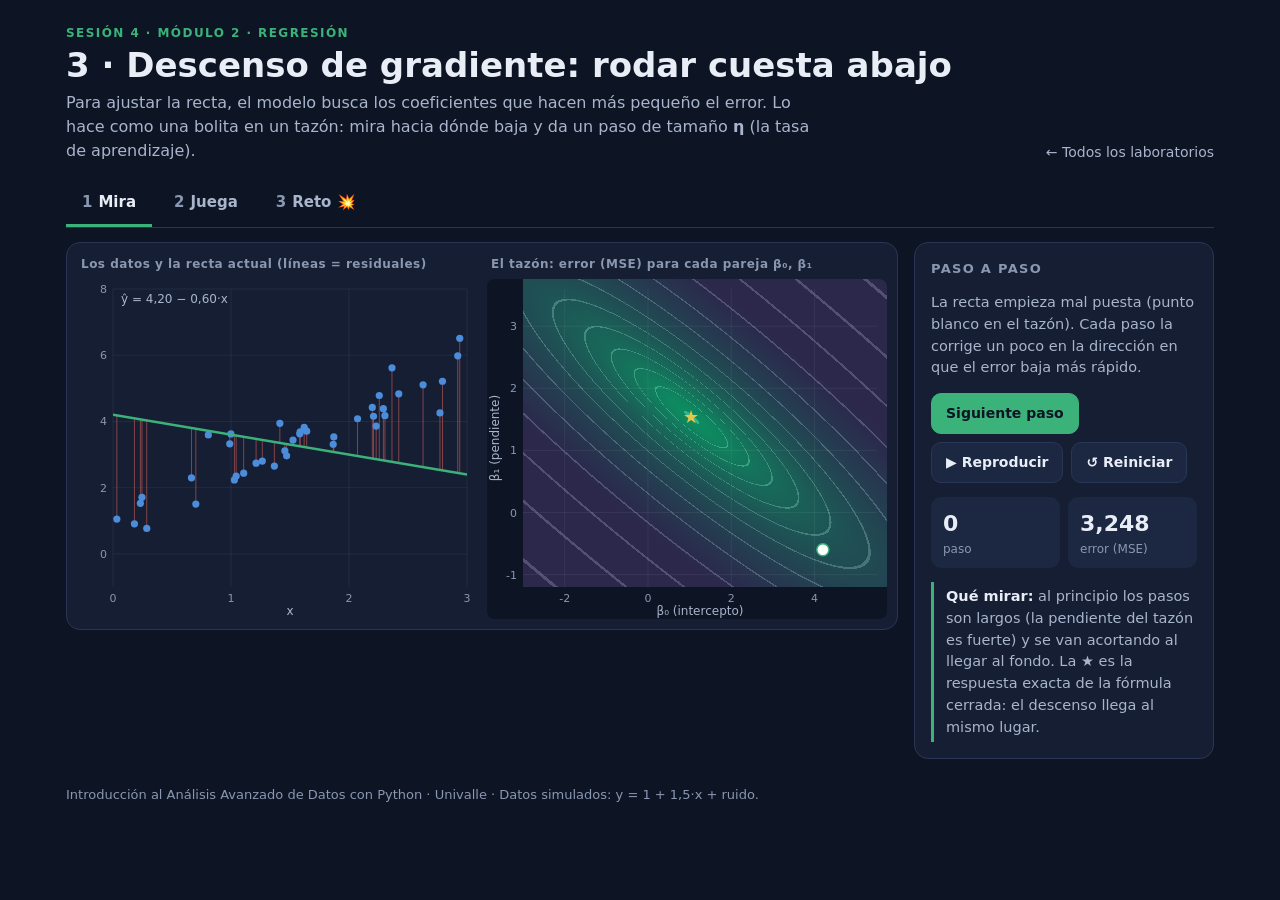
<file: laboratorio/03_descenso.html>
<!doctype html>
<html lang="es">
<head>
<meta charset="utf-8">
<meta name="viewport" content="width=device-width, initial-scale=1">
<title>3 · Descenso de gradiente · Laboratorio</title>
<link rel="stylesheet" href="lab.css">
<style>:root { --acento: var(--m2); } .vista.activa { grid-template-columns: minmax(0, 1fr) 300px; }
@media (max-width: 860px) { .vista.activa { grid-template-columns: minmax(0, 1fr); } }</style>
</head>
<body>
<div class="envoltura">
  <header class="lab">
    <div>
      <div class="chip">Sesión 4 · Módulo 2 · Regresión</div>
      <h1>3 · Descenso de gradiente: rodar cuesta abajo</h1>
      <p class="sub">Para ajustar la recta, el modelo busca los coeficientes que hacen más pequeño el error. Lo hace como una bolita en un tazón: mira hacia dónde baja y da un paso de tamaño <b>η</b> (la tasa de aprendizaje).</p>
    </div>
    <a class="volver" href="index.html">← Todos los laboratorios</a>
  </header>

  <nav class="pestanas" role="tablist">
    <button data-v="mira"><span class="n">1</span>Mira</button>
    <button data-v="juega"><span class="n">2</span>Juega</button>
    <button data-v="reto"><span class="n">3</span>Reto 💥</button>
  </nav>

  <!-- ===================== MIRA ===================== -->
  <section class="vista" id="mira">
    <div class="lienzo"><div class="doble">
      <div><div class="etiqueta-lienzo">Los datos y la recta actual (líneas = residuales)</div><canvas id="c-m-datos"></canvas></div>
      <div><div class="etiqueta-lienzo">El tazón: error (MSE) para cada pareja β₀, β₁</div><canvas id="c-m-tazon"></canvas></div>
    </div></div>
    <aside class="panel">
      <h3>Paso a paso</h3>
      <p id="m-texto">La recta empieza mal puesta (punto blanco en el tazón). Cada paso la corrige un poco en la dirección en que el error baja más rápido.</p>
      <div class="botones">
        <button class="b primario" id="m-paso">Siguiente paso</button>
        <button class="b" id="m-play">▶ Reproducir</button>
        <button class="b" id="m-reset">↺ Reiniciar</button>
      </div>
      <div class="cifras">
        <div class="cifra"><div class="v" id="m-n">0</div><div class="e">paso</div></div>
        <div class="cifra"><div class="v" id="m-mse">—</div><div class="e">error (MSE)</div></div>
      </div>
      <p class="mirar"><b>Qué mirar:</b> al principio los pasos son largos (la pendiente del tazón es fuerte) y se van acortando al llegar al fondo. La ★ es la respuesta exacta de la fórmula cerrada: el descenso llega al mismo lugar.</p>
    </aside>
  </section>

  <!-- ===================== JUEGA ===================== -->
  <section class="vista" id="juega">
    <div class="lienzo"><div class="doble">
      <div><div class="etiqueta-lienzo">Los datos y la recta actual</div><canvas id="c-j-datos"></canvas></div>
      <div><div class="etiqueta-lienzo">Toque el tazón para elegir dónde empieza la bolita</div><canvas id="c-j-tazon"></canvas></div>
    </div></div>
    <aside class="panel">
      <h3>Tasa de aprendizaje</h3>
      <div class="control"><label><span>η</span> <output id="j-eta-o"></output></label>
        <input type="range" id="j-eta" min="0" max="100" value="55"></div>
      <div class="opciones" id="j-presets">
        <button data-v="0.01">0,01</button><button data-v="0.1">0,10</button>
        <button data-v="0.24">0,24</button><button data-v="0.28">0,28</button>
      </div>
      <div class="botones">
        <button class="b primario" id="j-play">▶ Rodar</button>
        <button class="b" id="j-paso">Un paso</button>
        <button class="b" id="j-reset">↺</button>
      </div>
      <div class="cifras">
        <div class="cifra"><div class="v" id="j-n">0</div><div class="e">pasos</div></div>
        <div class="cifra"><div class="v" id="j-mse">—</div><div class="e">error (MSE)</div></div>
      </div>
      <p class="mirar" id="j-mirar"></p>
    </aside>
  </section>

  <!-- ===================== RETO ===================== -->
  <section class="vista" id="reto">
    <div class="lienzo"><div class="doble">
      <div><div class="etiqueta-lienzo">Error en cada paso (escala logarítmica)</div><canvas id="c-r-curva"></canvas></div>
      <div><div class="etiqueta-lienzo">El camino en el tazón</div><canvas id="c-r-tazon"></canvas></div>
    </div></div>
    <aside class="panel">
      <h3>Prediga antes de correr</h3>
      <div class="reto">
        <p class="pregunta">Con η = 0,24 la bolita llega al fondo en zigzag. Si subimos un poquito, a <b>η = 0,28</b>, ¿qué pasa?</p>
        <div class="opciones" id="r-ops">
          <button data-v="rapido">Llega más rápido</button>
          <button data-v="zigzag">Zigzaguea más, pero llega</button>
          <button data-v="explota">Se va del tazón</button>
        </div>
        <div class="botones" style="margin-top:10px"><button class="b primario" id="r-correr" disabled>Correr η = 0,28</button></div>
        <div class="respuesta" id="r-resp"></div>
      </div>
    </aside>
  </section>

  <footer class="lab">Introducción al Análisis Avanzado de Datos con Python · Univalle · Datos simulados: y = 1 + 1,5·x + ruido.</footer>
</div>

<script src="lab.js"></script>
<script>
"use strict";
// ------------------------------------------------------------ datos y error
const rnd = azar(4), N = 40;
const X = Array.from({ length: N }, () => rnd.entre(0, 3)), Y = X.map((x) => 1 + 1.5 * x + 0.6 * rnd.normal());
const mse = (b0, b1) => X.reduce((s, x, i) => s + (Y[i] - b0 - b1 * x) ** 2, 0) / N;
function grad(b0, b1) { let g0 = 0, g1 = 0; X.forEach((x, i) => { const r = Y[i] - b0 - b1 * x; g0 += -2 * r; g1 += -2 * r * x; }); return [g0 / N, g1 / N]; }
// fórmula cerrada (mínimos cuadrados)
const mx = X.reduce((a, b) => a + b, 0) / N, my = Y.reduce((a, b) => a + b, 0) / N;
const B1 = X.reduce((s, x, i) => s + (x - mx) * (Y[i] - my), 0) / X.reduce((s, x) => s + (x - mx) ** 2, 0), B0 = my - B1 * mx;
// η crítico = 2 / mayor autovalor del hessiano 2·[[1, mx],[mx, mx2]]
const mx2 = X.reduce((s, x) => s + x * x, 0) / N, tr = 1 + mx2, det = mx2 - mx * mx;
const LMAX = 2 * (tr + Math.sqrt(tr * tr - 4 * det)) / 2, ETA_CRIT = 2 / LMAX;
const INICIO = [4.2, -0.6], DOM = { b0: [-3, 5.5], b1: [-1.2, 3.6] };

function camino(eta, ini, pasos) { const P = [ini.slice()]; let [b0, b1] = ini;
  for (let t = 0; t < pasos; t++) { const [g0, g1] = grad(b0, b1); b0 -= eta * g0; b1 -= eta * g1; P.push([b0, b1]);
    if (!isFinite(b0) || Math.abs(b0) > 1e6) break; } return P; }

// ------------------------------------------------------------ dibujo
function dibujarDatos(L, b0, b1) {
  if (!L.w) return;
  const { ctx } = L; ctx.clearRect(0, 0, L.w, L.h); L.margen = { l: 36, r: 10, t: 10, b: 32 }; const m = L.margen;
  const sx = escala(0, 3, m.l, L.w - m.r), sy = escala(-1, 8, L.h - m.b, m.t);
  ejes(L, sx, sy, { xt: [0, 1, 2, 3], yt: [0, 2, 4, 6, 8], xl: "x" });
  ctx.lineWidth = 1; X.forEach((x, i) => { const yh = b0 + b1 * x; ctx.strokeStyle = "rgba(224,100,90,.55)";
    ctx.beginPath(); ctx.moveTo(sx(x), sy(Y[i])); ctx.lineTo(sx(x), sy(Math.max(-1, Math.min(8, yh)))); ctx.stroke(); });
  X.forEach((x, i) => punto(ctx, sx(x), sy(Y[i]), 3.6, COL.m1));
  ctx.save(); ctx.beginPath(); ctx.rect(m.l, m.t, L.w - m.l - m.r, L.h - m.t - m.b); ctx.clip();
  ctx.strokeStyle = COL.m2; ctx.lineWidth = 2.5; ctx.beginPath(); ctx.moveTo(sx(0), sy(b0)); ctx.lineTo(sx(3), sy(b0 + 3 * b1)); ctx.stroke(); ctx.restore();
  ctx.fillStyle = COL.suave; ctx.font = "12px Inter, system-ui"; ctx.textAlign = "left";
  if (isFinite(b0)) ctx.fillText(`ŷ = ${fmt(b0)} ${b1 < 0 ? "−" : "+"} ${fmt(Math.abs(b1))}·x`, m.l + 8, m.t + 14);
}
const fondoTazon = new Map();
function dibujarTazon(L, P, opc = {}) {
  if (!L.w) return;
  const { ctx } = L; L.margen = { l: 36, r: 10, t: 10, b: 32 }; const m = L.margen;
  const sx = escala(DOM.b0[0], DOM.b0[1], m.l, L.w - m.r), sy = escala(DOM.b1[0], DOM.b1[1], L.h - m.b, m.t); L.sx = sx; L.sy = sy;
  const clave = L.w + "x" + L.h;
  if (!fondoTazon.has(L) || fondoTazon.get(L).clave !== clave) {   // mapa del error (se calcula una vez por tamaño)
    const img = ctx.createImageData(Math.ceil(L.w), Math.ceil(L.h)), dpr = 1, emin = mse(B0, B1);
    for (let py = 0; py < img.height; py += 1) for (let px = 0; px < img.width; px += 1) {
      const e = Math.log(mse(sx.inv(px), sy.inv(py)) / emin), banda = (e * 2.2) % 1 < 0.06, t = Math.min(1, e / 4.2);
      const r = 13 + t * 30, g = 20 + (1 - t) * 120 + t * 20, b = 36 + (1 - t) * 60 + t * 40, k = (py * img.width + px) * 4;
      img.data[k] = banda ? r + 40 : r; img.data[k + 1] = banda ? g + 40 : g; img.data[k + 2] = banda ? b + 40 : b; img.data[k + 3] = 255;
    }
    const off = document.createElement("canvas"); off.width = img.width; off.height = img.height; off.getContext("2d").putImageData(img, 0, 0);
    fondoTazon.set(L, { clave, off });
  }
  ctx.clearRect(0, 0, L.w, L.h); ctx.drawImage(fondoTazon.get(L).off, 0, 0, L.w, L.h);
  ctx.fillStyle = "#0D1424"; ctx.fillRect(0, L.h - m.b, L.w, m.b); ctx.fillRect(0, 0, m.l, L.h);
  ejes(L, sx, sy, { xt: [-2, 0, 2, 4], yt: [-1, 0, 1, 2, 3], xl: "β₀ (intercepto)", yl: "β₁ (pendiente)" });
  // estrella: solución exacta
  ctx.fillStyle = "#E8C547"; ctx.font = "18px system-ui"; ctx.textAlign = "center"; ctx.fillText("★", sx(B0), sy(B1) + 6);
  if (P && P.length) {
    ctx.save(); ctx.beginPath(); ctx.rect(m.l, m.t, L.w - m.l - m.r, L.h - m.t - m.b); ctx.clip();
    ctx.strokeStyle = opc.color || "#FFFFFF"; ctx.lineWidth = 1.6; ctx.beginPath();
    P.forEach(([a, b], i) => (i ? ctx.lineTo(sx(a), sy(b)) : ctx.moveTo(sx(a), sy(b)))); ctx.stroke();
    P.forEach(([a, b], i) => punto(ctx, sx(a), sy(b), i === P.length - 1 ? 6 : 2.6, i === P.length - 1 ? "#FFFFFF" : (opc.color || "#FFFFFF"), i === P.length - 1 ? COL.m2 : null));
    ctx.restore();
  }
}

// ------------------------------------------------------------ MIRA
const MD = lienzo("c-m-datos", 0.85), MT = lienzo("c-m-tazon", 0.85), ETA_M = 0.1;
const SM = { P: [INICIO.slice()], play: null };
function mDibujar() { const [b0, b1] = SM.P[SM.P.length - 1]; dibujarDatos(MD, b0, b1); dibujarTazon(MT, SM.P);
  document.getElementById("m-n").textContent = SM.P.length - 1; document.getElementById("m-mse").textContent = fmt(mse(b0, b1), 3); }
MD.alDibujar = MT.alDibujar = mDibujar;
function mPaso() { const [b0, b1] = SM.P[SM.P.length - 1], [g0, g1] = grad(b0, b1); SM.P.push([b0 - ETA_M * g0, b1 - ETA_M * g1]);
  const n = SM.P.length - 1, t = document.getElementById("m-texto");
  t.innerHTML = n === 1 ? `<b>Paso 1:</b> el gradiente dice hacia dónde sube el error; damos un paso al lado contrario: β ← β − η·∇. Con η = ${fmt(ETA_M)}.`
    : n < 12 ? `<b>Paso ${n}:</b> la recta gira y sube hacia los puntos; los residuales (rojo) se acortan.`
    : mse(...SM.P[n]) - mse(B0, B1) > 0.01 ? `<b>Paso ${n}:</b> ya está en el fondo del valle, que es largo y casi plano: los pasos se acortan y avanza despacio hacia la ★.`
    : `<b>Paso ${n}:</b> llegó. La recta ya es la de mínimos cuadrados: el mismo resultado que la fórmula cerrada.`;
  mDibujar(); if (n >= 120) mParar(); }
function mParar() { if (SM.play) { clearInterval(SM.play); SM.play = null; } document.getElementById("m-play").textContent = "▶ Reproducir"; }
document.getElementById("m-paso").onclick = () => { mParar(); mPaso(); };
document.getElementById("m-play").onclick = () => { if (SM.play) return mParar(); document.getElementById("m-play").textContent = "⏸ Pausa"; SM.play = setInterval(mPaso, 140); };
document.getElementById("m-reset").onclick = () => { mParar(); SM.P = [INICIO.slice()];
  document.getElementById("m-texto").innerHTML = "La recta empieza mal puesta (punto blanco en el tazón). Cada paso la corrige un poco en la dirección en que el error baja más rápido."; mDibujar(); };

// ------------------------------------------------------------ JUEGA
const JD = lienzo("c-j-datos", 0.85), JT = lienzo("c-j-tazon", 0.85);
const SJ = { ini: INICIO.slice(), P: [INICIO.slice()], anim: null, etaFija: null };   // etaFija: valor exacto de un botón
const etaDeSlider = (v) => 0.005 * Math.pow(0.30 / 0.005, v / 100), sliderDeEta = (e) => Math.round(100 * Math.log(e / 0.005) / Math.log(0.30 / 0.005));
const eta = () => (SJ.etaFija !== null ? SJ.etaFija : etaDeSlider(+document.getElementById("j-eta").value));
function jDibujar() { const [b0, b1] = SJ.P[SJ.P.length - 1]; dibujarDatos(JD, b0, b1); dibujarTazon(JT, SJ.P);
  const e = mse(b0, b1); document.getElementById("j-n").textContent = SJ.P.length - 1;
  document.getElementById("j-mse").textContent = isFinite(e) && e < 1e6 ? fmt(e, 3) : "∞";
  document.getElementById("j-eta-o").textContent = fmt(eta(), 3);
  const h = eta(), m = document.getElementById("j-mirar");
  m.innerHTML = "<b>Qué mirar:</b> " + (h < 0.03 ? "con η muy pequeña los pasos son tímidos: llega, pero tarda cientos de pasos."
    : h < 1 / LMAX ? "un η razonable: baja directo y sin rebotar."
    : h < ETA_CRIT ? "el paso es tan largo que la bolita cruza el valle y rebota de lado a lado (zigzag). Todavía llega."
    : `por encima de η ≈ ${fmt(ETA_CRIT, 3)} cada rebote es más alto que el anterior: <b>diverge</b>. El error crece sin límite.`); }
JD.alDibujar = JT.alDibujar = jDibujar;
function jReset() { if (SJ.anim) clearInterval(SJ.anim); SJ.anim = null; SJ.P = [SJ.ini.slice()]; document.getElementById("j-play").textContent = "▶ Rodar"; jDibujar(); }
function jPaso() { const [b0, b1] = SJ.P[SJ.P.length - 1]; if (!isFinite(b0) || Math.abs(b0) > 1e4) { jStop(); return; }
  const [g0, g1] = grad(b0, b1), h = eta(); SJ.P.push([b0 - h * g0, b1 - h * g1]); jDibujar(); if (SJ.P.length > 400) jStop(); }
function jStop() { if (SJ.anim) clearInterval(SJ.anim); SJ.anim = null; document.getElementById("j-play").textContent = "▶ Rodar"; }
document.getElementById("j-play").onclick = () => { if (SJ.anim) return jStop(); if (SJ.P.length > 1) SJ.P = [SJ.ini.slice()];
  document.getElementById("j-play").textContent = "⏸ Pausa"; SJ.anim = setInterval(jPaso, 60); };
document.getElementById("j-paso").onclick = () => { jStop(); jPaso(); };
document.getElementById("j-reset").onclick = jReset;
document.getElementById("j-eta").oninput = () => { SJ.etaFija = null; [...document.querySelectorAll("#j-presets button")].forEach((b) => b.setAttribute("aria-pressed", false)); jReset(); };
opciones("j-presets", (v) => { SJ.etaFija = +v; document.getElementById("j-eta").value = sliderDeEta(+v); jReset(); });
JT.c.addEventListener("pointerdown", (e) => { const p = puntero(JT, e); if (!JT.sx) return;
  SJ.ini = [JT.sx.inv(p.x), JT.sy.inv(p.y)]; jReset(); });

// ------------------------------------------------------------ RETO
const RC = lienzo("c-r-curva", 0.85), RT = lienzo("c-r-tazon", 0.85);
const SR = { eleccion: null, corrido: false };
const P24 = camino(0.24, INICIO, 60), P28 = camino(0.28, INICIO, 60);
function dibujarCurva(L, series) {
  if (!L.w) return;
  const { ctx } = L; ctx.clearRect(0, 0, L.w, L.h); L.margen = { l: 44, r: 10, t: 10, b: 32 }; const m = L.margen;
  const sx = escala(0, 60, m.l, L.w - m.r), sy = escala(-1.0, 3, L.h - m.b, m.t);
  ejes(L, sx, sy, { xt: [0, 20, 40, 60], yt: [-1, 0, 1, 2, 3], fy: (v) => "10" + ["⁻¹", "⁰", "¹", "²", "³"][v + 1], xl: "paso" });
  series.forEach(({ P, color, nombre }, k) => { ctx.strokeStyle = color; ctx.lineWidth = 2; ctx.beginPath(); let fuera = false;
    P.forEach(([a, b], i) => { const e = Math.log10(mse(a, b)); const y = sy(Math.min(3.2, e)); if (e > 3.2) fuera = true; i ? ctx.lineTo(sx(i), y) : ctx.moveTo(sx(i), y); }); ctx.stroke();
    ctx.fillStyle = color; ctx.font = "12px Inter, system-ui"; ctx.textAlign = "left"; ctx.fillText(nombre, m.l + 10, m.t + 14 + 16 * k); });
}
function rDibujar() { const s = [{ P: P24, color: COL.m2, nombre: "η = 0,24" }]; if (SR.corrido) s.push({ P: P28, color: COL.rojo, nombre: "η = 0,28" });
  dibujarCurva(RC, s); dibujarTazon(RT, SR.corrido ? P28.slice(0, 14) : P24, { color: SR.corrido ? COL.rojo : COL.m2 }); }
RC.alDibujar = RT.alDibujar = rDibujar;
opciones("r-ops", (v) => { SR.eleccion = v; document.getElementById("r-correr").disabled = false; });
document.getElementById("r-correr").onclick = () => { SR.corrido = true; rDibujar();
  const ok = SR.eleccion === "explota", r = document.getElementById("r-resp");
  r.innerHTML = (ok ? '<span class="ok">¡Exacto!</span> ' : '<span class="no">No: se va del tazón.</span> ') +
    `Con estos datos, cualquier η por encima de <b>${fmt(ETA_CRIT, 3)}</b> diverge: el paso es tan largo que cada rebote cae más arriba que el anterior y el error crece sin límite (curva roja). ` +
    "Entre 0,24 y 0,28 no hay un cambio gradual, hay un <b>precipicio</b>. Por eso en la práctica se prueba η en escala logarítmica (0,001 · 0,01 · 0,1) y se vigila que el error baje.";
  r.classList.add("visible"); };

pestanas(() => [MD, MT, JD, JT, RC, RT].forEach((L) => L.ajustar()));
mDibujar(); document.getElementById("j-eta").value = sliderDeEta(0.1); SJ.etaFija = 0.1; jReset(); rDibujar();
</script>
</body>
</html>
</file>
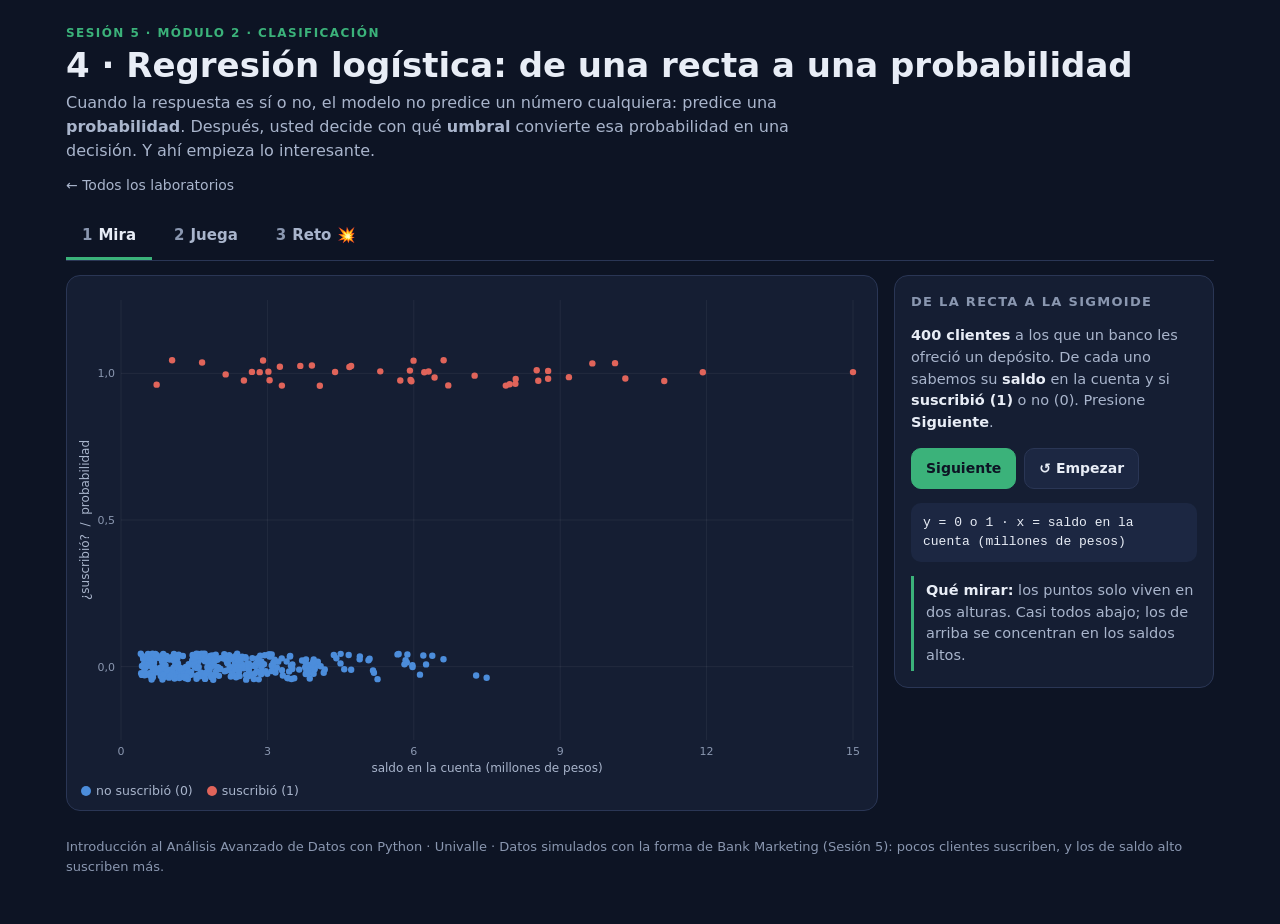
<file: laboratorio/04_logistica.html>
<!doctype html>
<html lang="es">
<head>
<meta charset="utf-8">
<meta name="viewport" content="width=device-width, initial-scale=1">
<title>4 · Regresión logística y el umbral · Laboratorio</title>
<link rel="stylesheet" href="lab.css">
<style>:root { --acento: var(--m2); }
.leyenda { display: flex; gap: 14px; font-size: 12.5px; color: var(--suave); margin: 6px 4px 0; flex-wrap: wrap; }
.leyenda i { display: inline-block; width: 10px; height: 10px; border-radius: 50%; margin-right: 5px; vertical-align: -1px; }
.formula { font-family: ui-monospace, Menlo, Consolas, monospace; font-size: 13px; color: var(--texto); background: var(--panel2); border-radius: 10px; padding: 10px 12px; }
.matriz { display: grid; grid-template-columns: 70px 1fr 1fr; gap: 4px; font-size: 12.5px; }
.matriz .cab { color: var(--tenue); text-align: center; font-weight: 700; }
.matriz .fila { color: var(--tenue); font-weight: 700; display: flex; align-items: center; justify-content: flex-end; padding-right: 6px; }
.matriz .celda { border-radius: 8px; padding: 10px 6px; text-align: center; }
.matriz .celda .n { font-size: 20px; font-weight: 800; font-variant-numeric: tabular-nums; }
.matriz .celda .t { font-size: 11px; opacity: .85; }</style>
</head>
<body>
<div class="envoltura">
  <header class="lab">
    <div>
      <div class="chip">Sesión 5 · Módulo 2 · Clasificación</div>
      <h1>4 · Regresión logística: de una recta a una probabilidad</h1>
      <p class="sub">Cuando la respuesta es sí o no, el modelo no predice un número cualquiera: predice una <b>probabilidad</b>. Después, usted decide con qué <b>umbral</b> convierte esa probabilidad en una decisión. Y ahí empieza lo interesante.</p>
    </div>
    <a class="volver" href="index.html">← Todos los laboratorios</a>
  </header>

  <nav class="pestanas" role="tablist">
    <button data-v="mira"><span class="n">1</span>Mira</button>
    <button data-v="juega"><span class="n">2</span>Juega</button>
    <button data-v="reto"><span class="n">3</span>Reto 💥</button>
  </nav>

  <!-- ===================== MIRA ===================== -->
  <section class="vista" id="mira">
    <div class="lienzo"><canvas id="c-mira"></canvas>
      <div class="leyenda"><span><i style="background:#4C8DDB"></i>no suscribió (0)</span><span><i style="background:#E0645A"></i>suscribió (1)</span><span id="m-ley-extra"></span></div></div>
    <aside class="panel">
      <h3>De la recta a la sigmoide</h3>
      <p id="m-texto"></p>
      <div class="botones">
        <button class="b primario" id="m-sig">Siguiente</button>
        <button class="b" id="m-reset">↺ Empezar</button>
      </div>
      <div class="formula" id="m-formula">y = 0 o 1 · x = saldo en la cuenta (millones de pesos)</div>
      <div class="control" id="m-ctrl" style="display:none"><label><span>Un cliente con saldo de</span> <output id="m-x-o">6 millones</output></label>
        <input type="range" id="m-x" min="0" max="15" value="6" step="0.1"></div>
      <div class="cifras" id="m-cifras" style="display:none">
        <div class="cifra"><div class="v" id="m-z">—</div><div class="e">z = b₀ + b₁·x</div></div>
        <div class="cifra"><div class="v" id="m-p">—</div><div class="e">p = 1 / (1 + e⁻ᶻ)</div></div>
      </div>
      <p class="mirar" id="m-mirar"></p>
    </aside>
  </section>

  <!-- ===================== JUEGA ===================== -->
  <section class="vista" id="juega">
    <div class="lienzo"><canvas id="c-juega"></canvas>
      <div class="leyenda"><span><i style="background:#3BB27A"></i>acierto</span><span><i style="background:#F0953A"></i>falsa alarma (dijo sí, era no)</span><span><i style="background:#9B6FD9"></i>se le escapó (dijo no, era sí)</span></div></div>
    <aside class="panel">
      <h3>Usted pone el umbral</h3>
      <div class="control"><label><span>Umbral: digo "sí" si p ≥</span> <output id="j-u-o">0,50</output></label>
        <input type="range" id="j-u" min="0.02" max="0.98" value="0.5" step="0.02"></div>
      <div class="matriz">
        <div></div><div class="cab">predijo NO</div><div class="cab">predijo SÍ</div>
        <div class="fila">real NO</div><div class="celda" style="background:rgba(59,178,122,.25)"><div class="n" id="j-tn">—</div><div class="t">verdaderos negativos</div></div>
        <div class="celda" style="background:rgba(240,149,58,.25)"><div class="n" id="j-fp">—</div><div class="t">falsos positivos</div></div>
        <div class="fila">real SÍ</div><div class="celda" style="background:rgba(155,111,217,.30)"><div class="n" id="j-fn">—</div><div class="t">falsos negativos</div></div>
        <div class="celda" style="background:rgba(59,178,122,.25)"><div class="n" id="j-tp">—</div><div class="t">verdaderos positivos</div></div>
      </div>
      <div class="cifras">
        <div class="cifra"><div class="v" id="j-acc">—</div><div class="e">accuracy</div></div>
        <div class="cifra"><div class="v" id="j-rec">—</div><div class="e">recall (de los sí, ¿cuántos atrapo?)</div></div>
        <div class="cifra"><div class="v" id="j-pre">—</div><div class="e">precisión (de mis sí, ¿cuántos eran?)</div></div>
      </div>
      <p class="mirar"><b>Qué mirar:</b> bajar el umbral atrapa más clientes que sí iban a suscribir (sube el recall) a cambio de más falsas alarmas (baja la precisión). <b>No hay umbral correcto</b>: depende de cuánto cuesta cada error. El modelo es el mismo; lo que cambia es la decisión.</p>
    </aside>
  </section>

  <!-- ===================== RETO ===================== -->
  <section class="vista" id="reto">
    <div class="lienzo"><div class="etiqueta-lienzo">Tres "modelos" sobre los mismos 400 clientes</div><canvas id="c-reto"></canvas></div>
    <aside class="panel">
      <h3>Prediga antes de correr</h3>
      <div class="reto">
        <p class="pregunta">De los 400 clientes, solo <b id="r-nsi">—</b> suscribieron. Un "modelo" tonto que dice <b>NO a todo el mundo</b>, sin mirar nada: ¿qué accuracy tiene?</p>
        <div class="control"><label><span>Mi predicción</span> <output id="r-p-o">50 %</output></label>
          <input type="range" id="r-p" min="0" max="100" value="50"></div>
        <div class="botones" style="margin-top:10px"><button class="b primario" id="r-ver">Ver la respuesta</button></div>
        <div class="respuesta" id="r-resp"></div>
      </div>
    </aside>
  </section>

  <footer class="lab">Introducción al Análisis Avanzado de Datos con Python · Univalle · Datos simulados con la forma de Bank Marketing (Sesión 5): pocos clientes suscriben, y los de saldo alto suscriben más.</footer>
</div>

<script src="lab.js"></script>
<script>
"use strict";
// ------------------------------------------------------------ datos: 400 clientes, ~12 % de "sí"; x = saldo (millones de pesos)
const r = azar(21), N = 400, X = [], Y = [];
for (let i = 0; i < N; i++) { const x = Math.min(15, 0.4 + 2.3 * (-Math.log(1 - r()) ) ); const p = 1 / (1 + Math.exp(-(-4.2 + 0.62 * x))); X.push(x); Y.push(r() < p ? 1 : 0); }
const JIT = X.map(() => r.entre(-0.045, 0.045));
const NSI = Y.reduce((a, b) => a + b, 0), MX = 7, SX = 3;   // estandarización fija para ajustar
const sig = (z) => 1 / (1 + Math.exp(-z));
// ajuste por descenso de gradiente sobre x estandarizada; luego se traduce a la escala original
let w0 = 0, w1 = 0; for (let it = 0; it < 4000; it++) { let g0 = 0, g1 = 0;
  for (let i = 0; i < N; i++) { const xs = (X[i] - MX) / SX, e = sig(w0 + w1 * xs) - Y[i]; g0 += e; g1 += e * xs; } w0 -= 0.5 * g0 / N; w1 -= 0.5 * g1 / N; }
const B1 = w1 / SX, B0 = w0 - w1 * MX / SX, prob = (x) => sig(B0 + B1 * x), P = X.map(prob);
// recta de mínimos cuadrados (para el paso "una recta no sirve")
const mx = X.reduce((a, b) => a + b, 0) / N, my = NSI / N, c1 = X.reduce((s, x, i) => s + (x - mx) * (Y[i] - my), 0) / X.reduce((s, x) => s + (x - mx) ** 2, 0), c0 = my - c1 * mx;

function marco(L) { L.margen = { l: 44, r: 14, t: 14, b: 36 }; const m = L.margen; return { sx: escala(0, 15, m.l, L.w - m.r), sy: escala(-0.25, 1.25, L.h - m.b, m.t) }; }
function base(L, o = {}) {
  if (!L.w) return; const { ctx } = L; ctx.clearRect(0, 0, L.w, L.h); const s = marco(L);
  ejes(L, s.sx, s.sy, { xt: [0, 3, 6, 9, 12, 15], yt: [0, 0.5, 1], fy: (v) => fmt(v, 1), xl: "saldo en la cuenta (millones de pesos)", yl: o.yl || "¿suscribió?  /  probabilidad" });
  return s; }
function puntos(L, s, color) { X.forEach((x, i) => punto(L.ctx, s.sx(x), s.sy(Y[i] + JIT[i]), 3.2, color ? color(i) : (Y[i] ? COL.rojo : COL.azul))); }
function curva(L, s, f, color, ancho = 2.6, dash) { const { ctx } = L; ctx.save(); ctx.beginPath(); ctx.rect(L.margen.l, L.margen.t, L.w - L.margen.l - L.margen.r, L.h - L.margen.t - L.margen.b); ctx.clip();
  ctx.strokeStyle = color; ctx.lineWidth = ancho; if (dash) ctx.setLineDash(dash); ctx.beginPath();
  for (let k = 0; k <= 150; k++) { const x = k / 10, y = f(x); k ? ctx.lineTo(s.sx(x), s.sy(y)) : ctx.moveTo(s.sx(x), s.sy(y)); } ctx.stroke(); ctx.restore(); }

// ------------------------------------------------------------ MIRA
const LM = lienzo("c-mira", 0.62); let paso = 0; const SM = { x: 6 };
const TEXTOS_M = [
  ["<b>400 clientes</b> a los que un banco les ofreció un depósito. De cada uno sabemos su <b>saldo</b> en la cuenta y si <b>suscribió (1)</b> o no (0). Presione <b>Siguiente</b>.", "y = 0 o 1 · x = saldo en la cuenta (millones de pesos)", "<b>Qué mirar:</b> los puntos solo viven en dos alturas. Casi todos abajo; los de arriba se concentran en los saldos altos."],
  ["<b>¿Y si ajustamos una recta?</b> Es lo que sabemos de la Sesión 4. El problema: la recta predice valores <b>negativos</b> para saldos bajos y <b>mayores que 1</b> para los altos. ¿Qué significa una probabilidad de 1,3?", "ŷ = " + fmt(c0, 2) + " + " + fmt(c1, 3) + "·x   (mínimos cuadrados)", "<b>Qué mirar:</b> la recta sale del rango 0–1 por los dos lados. Lo que queremos es algo que se <b>aplaste</b> contra 0 y contra 1."],
  ["<b>La sigmoide.</b> Tomamos la misma recta (z = b₀ + b₁·x) y la pasamos por una función que la aplasta entre 0 y 1. El resultado se lee como <b>probabilidad de sí</b>. Los coeficientes se eligen para que las probabilidades se parezcan lo más posible a los 0 y 1 observados (máxima verosimilitud).", "p = 1 / (1 + e^−z),   z = " + fmt(B0, 2) + " + " + fmt(B1, 3) + "·x", "<b>Qué mirar:</b> la curva nunca toca 0 ni 1; en el centro sube rápido y en los extremos se aplana. b₁ > 0: más saldo, más probabilidad."],
  ["<b>Una fila entra, una probabilidad sale.</b> Mueva el saldo: el modelo calcula z con la recta y luego p con la sigmoide. Eso es todo lo que entrega un <code>predict_proba</code>.", "p = 1 / (1 + e^−z),   z = " + fmt(B0, 2) + " + " + fmt(B1, 3) + "·x", "<b>Qué mirar:</b> un cliente con 3 millones tiene p ≈ " + pct(prob(3)) + "; uno con 9 millones, p ≈ " + pct(prob(9)) + ". El modelo <b>no dice sí o no</b>: eso lo decide usted con el umbral (pestaña Juega)."],
];
function mDibujar() {
  const s = base(LM); if (!s) return; const { ctx } = LM; puntos(LM, s);
  if (paso === 1) curva(LM, s, (x) => c0 + c1 * x, COL.m3);
  if (paso >= 2) { if (paso === 2) curva(LM, s, (x) => c0 + c1 * x, "rgba(240,149,58,.35)", 2, [5, 5]); curva(LM, s, prob, COL.m2); }
  if (paso === 3) { const x = SM.x, p = prob(x); ctx.strokeStyle = "rgba(255,255,255,.6)"; ctx.setLineDash([4, 4]); ctx.lineWidth = 1.5;
    ctx.beginPath(); ctx.moveTo(s.sx(x), s.sy(-0.25)); ctx.lineTo(s.sx(x), s.sy(p)); ctx.lineTo(s.sx(0), s.sy(p)); ctx.stroke(); ctx.setLineDash([]);
    punto(ctx, s.sx(x), s.sy(p), 7, "#FFFFFF", COL.m2);
    ctx.fillStyle = COL.texto; ctx.font = "bold 13px Inter, system-ui"; ctx.textAlign = x > 11 ? "right" : "left"; ctx.fillText(`p = ${pct(p, 1)}`, s.sx(x) + (x > 11 ? -12 : 12), s.sy(p) - 10);
    document.getElementById("m-z").textContent = fmt(B0 + B1 * x, 2); document.getElementById("m-p").textContent = pct(p, 1); document.getElementById("m-x-o").textContent = fmt(x, 1) + " millones"; }
  const t = TEXTOS_M[paso]; document.getElementById("m-texto").innerHTML = t[0]; document.getElementById("m-formula").textContent = t[1]; document.getElementById("m-mirar").innerHTML = t[2];
  document.getElementById("m-ctrl").style.display = document.getElementById("m-cifras").style.display = paso === 3 ? "" : "none";
  document.getElementById("m-ley-extra").textContent = paso === 1 ? "Naranja: recta de mínimos cuadrados" : paso >= 2 ? "Verde: sigmoide (regresión logística)" : "";
  document.getElementById("m-sig").disabled = paso >= 3;
}
LM.alDibujar = mDibujar;
document.getElementById("m-sig").onclick = () => { if (paso < 3) paso++; mDibujar(); };
document.getElementById("m-reset").onclick = () => { paso = 0; mDibujar(); };
document.getElementById("m-x").oninput = (e) => { SM.x = +e.target.value; mDibujar(); };
LM.c.addEventListener("pointerdown", (e) => { if (paso !== 3) return; const s = marco(LM); SM.x = Math.round(10 * Math.max(0, Math.min(15, s.sx.inv(puntero(LM, e).x)))) / 10; document.getElementById("m-x").value = SM.x; mDibujar(); });

// ------------------------------------------------------------ JUEGA: umbral y matriz de confusión
const LJ = lienzo("c-juega", 0.62); const SJ = { u: 0.5 };
function confusion(u) { let tp = 0, fp = 0, fn = 0, tn = 0; for (let i = 0; i < N; i++) { const d = P[i] >= u ? 1 : 0; if (d && Y[i]) tp++; else if (d) fp++; else if (Y[i]) fn++; else tn++; } return { tp, fp, fn, tn }; }
function jDibujar() {
  const s = base(LJ); if (!s) return; const { ctx } = LJ, u = SJ.u, c = confusion(u);
  // zona de "sí"
  const xu = (Math.log(u / (1 - u)) - B0) / B1; ctx.fillStyle = "rgba(224,100,90,.08)"; ctx.fillRect(s.sx(Math.max(0, Math.min(15, xu))), LJ.margen.t, s.sx(15) - s.sx(Math.max(0, Math.min(15, xu))), LJ.h - LJ.margen.t - LJ.margen.b);
  curva(LJ, s, prob, COL.m2);
  puntos(LJ, s, (i) => { const d = P[i] >= u ? 1 : 0; return d === Y[i] ? COL.m2 : d ? COL.m3 : COL.m4; });
  ctx.strokeStyle = "#FFFFFF"; ctx.setLineDash([7, 5]); ctx.lineWidth = 2; ctx.beginPath(); ctx.moveTo(s.sx(0), s.sy(u)); ctx.lineTo(s.sx(15), s.sy(u)); ctx.stroke(); ctx.setLineDash([]);
  ctx.fillStyle = COL.texto; ctx.font = "12px Inter, system-ui"; ctx.textAlign = "left"; ctx.fillText(`umbral ${fmt(u, 2)} → "sí" a partir de ${fmt(Math.max(0, xu), 1)} millones`, s.sx(0) + 8, s.sy(u) - 8);
  const g = (id, v) => (document.getElementById(id).textContent = v);
  g("j-tp", c.tp); g("j-fp", c.fp); g("j-fn", c.fn); g("j-tn", c.tn); g("j-u-o", fmt(u, 2));
  g("j-acc", pct((c.tp + c.tn) / N)); g("j-rec", pct(c.tp / (c.tp + c.fn))); g("j-pre", c.tp + c.fp ? pct(c.tp / (c.tp + c.fp)) : "—");
}
LJ.alDibujar = jDibujar;
document.getElementById("j-u").oninput = (e) => { SJ.u = +e.target.value; jDibujar(); };
LJ.c.addEventListener("pointerdown", (e) => { const s = marco(LJ); SJ.u = Math.max(0.02, Math.min(0.98, Math.round(50 * s.sy.inv(puntero(LJ, e).y)) / 50)); document.getElementById("j-u").value = SJ.u; jDibujar(); });

// ------------------------------------------------------------ RETO: el accuracy que miente
const LR = lienzo("c-reto", 0.5); const SR = { visto: false };
document.getElementById("r-nsi").textContent = `${NSI} (${pct(NSI / N)})`;
const C50 = confusion(0.5), C20 = confusion(0.2);
const MODELOS = [["Siempre NO", { acc: (N - NSI) / N, rec: 0, pre: null }], ["Logística, umbral 0,5", { acc: (C50.tp + C50.tn) / N, rec: C50.tp / NSI, pre: C50.tp / (C50.tp + C50.fp) }], ["Logística, umbral 0,2", { acc: (C20.tp + C20.tn) / N, rec: C20.tp / NSI, pre: C20.tp / (C20.tp + C20.fp) }]];
function rDibujar() {
  if (!LR.w) return; const { ctx } = LR; ctx.clearRect(0, 0, LR.w, LR.h); LR.margen = { l: 40, r: 10, t: 24, b: 44 }; const m = LR.margen;
  const sx = escala(-0.6, 2.6, m.l, LR.w - m.r), sy = escala(0, 1, LR.h - m.b, m.t); ejes(LR, sx, sy, { yt: [0, 0.25, 0.5, 0.75, 1], fy: (v) => pct(v) });
  const met = [["acc", "accuracy", COL.m1], ["rec", "recall", "#E8C547"], ["pre", "precisión", COL.m3]];
  MODELOS.forEach(([nombre, v], i) => { met.forEach(([k, et, c], j) => { const x0 = sx(i - 0.36 + j * 0.24), x1 = sx(i - 0.36 + (j + 1) * 0.24) - 2, val = v[k];
      if (!SR.visto) { ctx.fillStyle = "rgba(255,255,255,.06)"; ctx.fillRect(x0, sy(1), x1 - x0, sy(0) - sy(1)); return; }
      ctx.fillStyle = val === null ? "rgba(255,255,255,.08)" : c; ctx.fillRect(x0, sy(val || 0), x1 - x0, sy(0) - sy(val || 0));
      ctx.fillStyle = COL.texto; ctx.font = "bold 12px Inter, system-ui"; ctx.textAlign = "center"; ctx.fillText(val === null ? "n/a" : pct(val), (x0 + x1) / 2, sy(val || 0) - 5); });
    ctx.fillStyle = COL.suave; ctx.font = "12px Inter, system-ui"; ctx.textAlign = "center"; ctx.fillText(nombre, sx(i), LR.h - m.b + 18); });
  met.forEach(([k, et, c], j) => { ctx.fillStyle = c; ctx.textAlign = "left"; ctx.font = "12px Inter, system-ui"; ctx.fillText("■ " + et, m.l + 8 + 90 * j, m.t - 8); });
  if (!SR.visto) { ctx.fillStyle = COL.tenue; ctx.font = "14px Inter, system-ui"; ctx.textAlign = "center"; ctx.fillText("Haga su predicción →", LR.w / 2, LR.h / 2); }
}
LR.alDibujar = rDibujar;
document.getElementById("r-p").oninput = (e) => (document.getElementById("r-p-o").textContent = e.target.value + " %");
document.getElementById("r-ver").onclick = () => {
  SR.visto = true; const g = +document.getElementById("r-p").value / 100, real = (N - NSI) / N, r = document.getElementById("r-resp");
  r.innerHTML = (Math.abs(g - real) <= 0.05 ? '<span class="ok">Exacto.</span> ' : '<span class="no">Sorpresa:</span> ') +
    `El modelo que dice NO a todos acierta el <b>${pct(real)}</b>… porque el ${pct(real)} de los clientes de verdad dijeron no. Su recall es <b>0 %</b>: no atrapa ni un solo cliente de los que sí iban a suscribir, que son justamente los que el banco quiere encontrar. ` +
    `La logística con umbral 0,5 tiene un accuracy parecido (${pct(MODELOS[1][1].acc)}) pero ya atrapa el ${pct(MODELOS[1][1].rec)} de los sí; con umbral 0,2 el accuracy <b>baja</b> a ${pct(MODELOS[2][1].acc)} y el recall <b>sube</b> a ${pct(MODELOS[2][1].rec)}. ` +
    "Lección: con clases desbalanceadas el accuracy miente. Mire siempre la matriz de confusión y compare contra la <b>línea base</b> (el modelo tonto).";
  r.classList.add("visible"); rDibujar(); };

pestanas(() => [LM, LJ, LR].forEach((L) => L.ajustar()));
mDibujar(); jDibujar(); rDibujar();
</script>
</body>
</html>
</file>
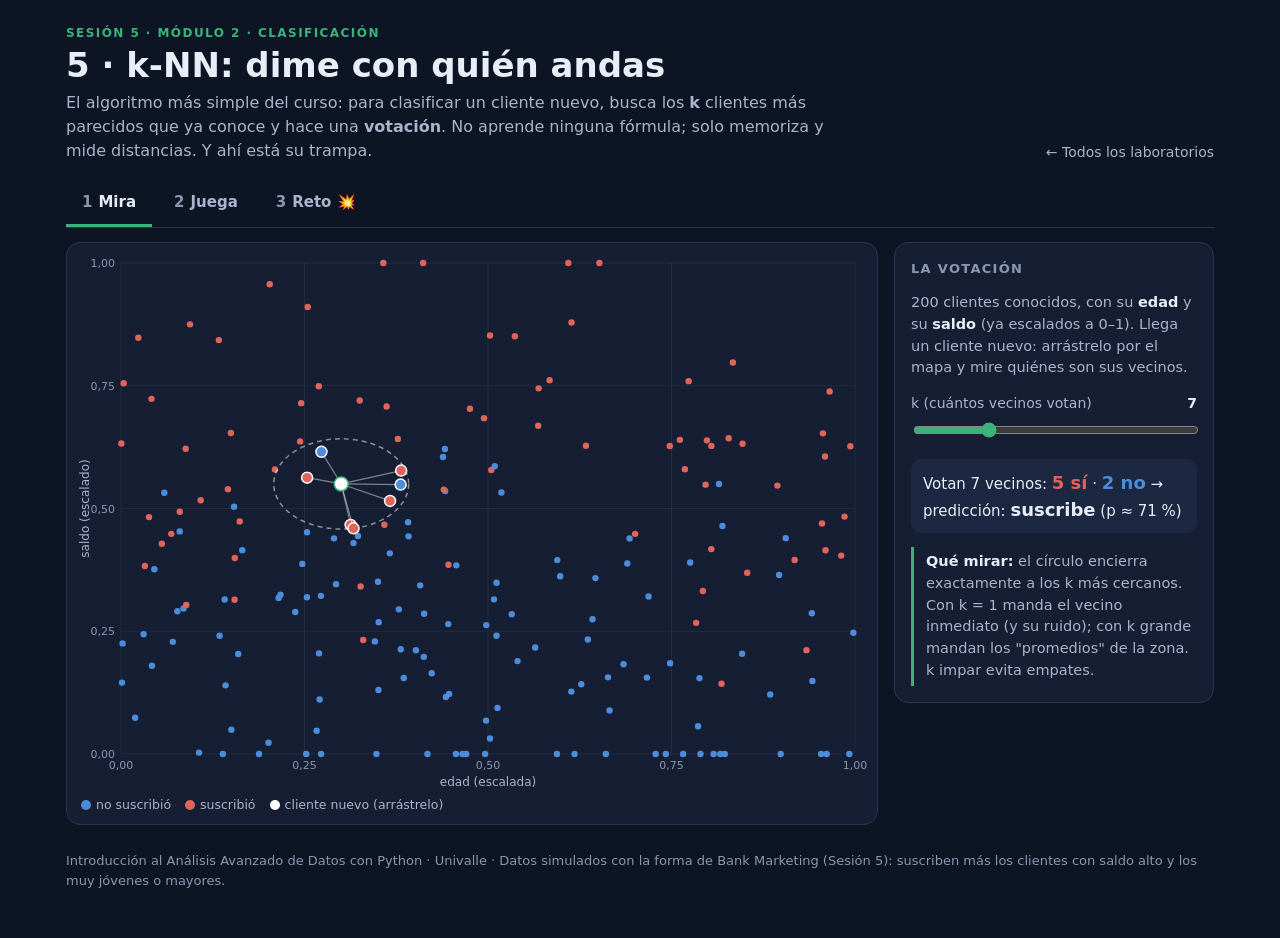
<file: laboratorio/05_knn.html>
<!doctype html>
<html lang="es">
<head>
<meta charset="utf-8">
<meta name="viewport" content="width=device-width, initial-scale=1">
<title>5 · k vecinos más cercanos · Laboratorio</title>
<link rel="stylesheet" href="lab.css">
<style>:root { --acento: var(--m2); }
.leyenda { display: flex; gap: 14px; font-size: 12.5px; color: var(--suave); margin: 6px 4px 0; flex-wrap: wrap; }
.leyenda i { display: inline-block; width: 10px; height: 10px; border-radius: 50%; margin-right: 5px; vertical-align: -1px; }
.votos { font-size: 15px; color: var(--texto); background: var(--panel2); border-radius: 10px; padding: 10px 12px; }
.votos b { font-size: 18px; }</style>
</head>
<body>
<div class="envoltura">
  <header class="lab">
    <div>
      <div class="chip">Sesión 5 · Módulo 2 · Clasificación</div>
      <h1>5 · k-NN: dime con quién andas</h1>
      <p class="sub">El algoritmo más simple del curso: para clasificar un cliente nuevo, busca los <b>k</b> clientes más parecidos que ya conoce y hace una <b>votación</b>. No aprende ninguna fórmula; solo memoriza y mide distancias. Y ahí está su trampa.</p>
    </div>
    <a class="volver" href="index.html">← Todos los laboratorios</a>
  </header>

  <nav class="pestanas" role="tablist">
    <button data-v="mira"><span class="n">1</span>Mira</button>
    <button data-v="juega"><span class="n">2</span>Juega</button>
    <button data-v="reto"><span class="n">3</span>Reto 💥</button>
  </nav>

  <!-- ===================== MIRA ===================== -->
  <section class="vista" id="mira">
    <div class="lienzo"><canvas id="c-mira"></canvas>
      <div class="leyenda"><span><i style="background:#4C8DDB"></i>no suscribió</span><span><i style="background:#E0645A"></i>suscribió</span><span><i style="background:#fff"></i>cliente nuevo (arrástrelo)</span></div></div>
    <aside class="panel">
      <h3>La votación</h3>
      <p>200 clientes conocidos, con su <b>edad</b> y su <b>saldo</b> (ya escalados a 0–1). Llega un cliente nuevo: arrástrelo por el mapa y mire quiénes son sus vecinos.</p>
      <div class="control"><label><span>k (cuántos vecinos votan)</span> <output id="m-k-o">7</output></label>
        <input type="range" id="m-k" min="1" max="25" value="7" step="2"></div>
      <div class="votos" id="m-votos"></div>
      <p class="mirar"><b>Qué mirar:</b> el círculo encierra exactamente a los k más cercanos. Con k = 1 manda el vecino inmediato (y su ruido); con k grande mandan los "promedios" de la zona. k impar evita empates.</p>
    </aside>
  </section>

  <!-- ===================== JUEGA ===================== -->
  <section class="vista" id="juega">
    <div class="lienzo"><canvas id="c-juega"></canvas>
      <div class="leyenda"><span>Fondo: lo que k-NN predice en cada punto del mapa</span><span>Puntos: datos de prueba (el modelo no los usó)</span></div></div>
    <aside class="panel">
      <h3>Suba y baje k</h3>
      <div class="control"><label><span>k</span> <output id="j-k-o">7</output></label>
        <input type="range" id="j-k" min="1" max="99" value="7" step="2"></div>
      <div class="cifras">
        <div class="cifra"><div class="v" id="j-atr">—</div><div class="e">acc. entrenamiento</div></div>
        <div class="cifra"><div class="v" id="j-ate">—</div><div class="e">acc. prueba</div></div>
      </div>
      <canvas id="c-j-curva"></canvas>
      <p class="mirar"><b>Qué mirar:</b> con <b>k = 1</b> la frontera es un rompecabezas que rodea cada punto: acierta el 100 % en entrenamiento (¡cada punto es su propio vecino!) y menos en prueba. Con <b>k enorme</b> la frontera se suaviza hacia el color mayoritario. El k bueno está en el medio, y se elige con <b>validación cruzada</b> (Sesión 10), nunca mirando la prueba.</p>
    </aside>
  </section>

  <!-- ===================== RETO ===================== -->
  <section class="vista" id="reto">
    <div class="lienzo"><div class="doble">
      <div><div class="etiqueta-lienzo">Sin escalar: edad en años, saldo en miles de pesos</div><canvas id="c-r-crudo"></canvas></div>
      <div><div class="etiqueta-lienzo" id="r-etq">Escalado: las dos variables de 0 a 1</div><canvas id="c-r-esc"></canvas></div>
    </div></div>
    <aside class="panel">
      <h3>Prediga antes de correr</h3>
      <div class="reto">
        <p class="pregunta">Los mismos datos, pero <b>sin escalar</b>: la edad va de 18 a 70 años y el saldo de 0 a 20&nbsp;000 miles de pesos. Llega un cliente de <b>25 años con un saldo de 8&nbsp;000</b> (miles de pesos). ¿Cómo serán sus 7 vecinos más cercanos?</p>
        <div class="opciones" id="r-ops">
          <button data-v="ambos">Parecidos en edad y en saldo</button>
          <button data-v="saldo">Mismo saldo, edad cualquiera</button>
          <button data-v="edad">Misma edad, saldo cualquiera</button>
        </div>
        <div class="botones" style="margin-top:10px"><button class="b primario" id="r-ver" disabled>Buscar los vecinos</button></div>
        <div class="respuesta" id="r-resp"></div>
      </div>
      <div class="cifras" id="r-cifras" style="display:none">
        <div class="cifra"><div class="v" id="r-acrudo">—</div><div class="e">acc. prueba sin escalar</div></div>
        <div class="cifra"><div class="v" id="r-aesc">—</div><div class="e">acc. prueba escalado</div></div>
      </div>
    </aside>
  </section>

  <footer class="lab">Introducción al Análisis Avanzado de Datos con Python · Univalle · Datos simulados con la forma de Bank Marketing (Sesión 5): suscriben más los clientes con saldo alto y los muy jóvenes o mayores.</footer>
</div>

<script src="lab.js"></script>
<script>
"use strict";
// ------------------------------------------------------------ datos (u = edad escalada, v = saldo escalado)
const EDAD = [18, 70], SALDO = [0, 20000];
function datos(n, sem) { const r = azar(sem), P = [];
  for (let i = 0; i < n; i++) { const u = r(), v = Math.min(1, Math.max(0, 0.35 + 0.28 * r.normal()));
    const s = 2.6 * v + 2.2 * Math.abs(u - 0.5) - 1.8, p = 1 / (1 + Math.exp(-4 * s)); P.push({ u, v, y: r() < p ? 1 : 0 }); } return P; }
const TR = datos(200, 5), TE = datos(200, 77);
const crudo = (p) => [EDAD[0] + p.u * (EDAD[1] - EDAD[0]), SALDO[0] + p.v * (SALDO[1] - SALDO[0])];
function vecinos(P, q, k, dist) { return P.map((p, i) => ({ i, d: dist(p, q) })).sort((a, b) => a.d - b.d).slice(0, k); }
const dEsc = (p, q) => Math.hypot(p.u - q.u, p.v - q.v), dCrudo = (p, q) => { const a = crudo(p), b = crudo(q); return Math.hypot(a[0] - b[0], a[1] - b[1]); };
function predecir(P, q, k, dist) { const V = vecinos(P, q, k, dist); const si = V.reduce((s, v) => s + P[v.i].y, 0); return { V, si, no: V.length - si, y: si > V.length / 2 ? 1 : 0 }; }
const acc = (P, Q, k, dist) => Q.reduce((s, q) => s + (predecir(P, q, k, dist).y === q.y), 0) / Q.length;

// ------------------------------------------------------------ mapa escalado
function marco(L, cr) { L.margen = { l: cr ? 60 : 44, r: 12, t: 10, b: 36 }; const m = L.margen; return { sx: escala(0, 1, m.l, L.w - m.r), sy: escala(0, 1, L.h - m.b, m.t) }; }
function base(L, cr) { if (!L.w) return; const { ctx } = L; ctx.clearRect(0, 0, L.w, L.h); const s = marco(L, cr);
  ejes(L, s.sx, s.sy, cr ? { xt: [0, .25, .5, .75, 1], fx: (t) => fmt(EDAD[0] + t * 52, 0), yt: [0, .25, .5, .75, 1], fy: (t) => fmt(t * 20000, 0), xl: "edad (años)", yl: "saldo (miles de pesos)" }
    : { xt: [0, .25, .5, .75, 1], fx: (t) => fmt(t, 2), yt: [0, .25, .5, .75, 1], fy: (t) => fmt(t, 2), xl: "edad (escalada)", yl: "saldo (escalado)" }); return s; }
function puntos(L, s, P, r = 3.2, borde) { P.forEach((p) => punto(L.ctx, s.sx(p.u), s.sy(p.v), r, p.y ? COL.rojo : COL.azul, borde)); }
function marcarVecinos(L, s, P, q, V, colorLinea = "rgba(255,255,255,.45)") { const { ctx } = L;
  V.forEach((v) => { const p = P[v.i]; ctx.strokeStyle = colorLinea; ctx.lineWidth = 1.2; ctx.beginPath(); ctx.moveTo(s.sx(q.u), s.sy(q.v)); ctx.lineTo(s.sx(p.u), s.sy(p.v)); ctx.stroke();
    punto(ctx, s.sx(p.u), s.sy(p.v), 5.5, p.y ? COL.rojo : COL.azul, "#FFFFFF"); });
  punto(ctx, s.sx(q.u), s.sy(q.v), 7, "#FFFFFF", COL.m2); }

// ------------------------------------------------------------ MIRA
const LM = lienzo("c-mira", 0.68); const SM = { q: { u: 0.3, v: 0.55 }, k: 7, arrastrando: false };
function mDibujar() { const s = base(LM); if (!s) return; const { ctx } = LM; puntos(LM, s, TR);
  const R = predecir(TR, SM.q, SM.k, dEsc), rad = R.V[R.V.length - 1].d;
  ctx.strokeStyle = "rgba(255,255,255,.5)"; ctx.setLineDash([5, 4]); ctx.lineWidth = 1.5; ctx.beginPath(); ctx.ellipse(s.sx(SM.q.u), s.sy(SM.q.v), rad * (s.sx(1) - s.sx(0)), rad * (s.sy(0) - s.sy(1)), 0, 0, 2 * Math.PI); ctx.stroke(); ctx.setLineDash([]);
  marcarVecinos(LM, s, TR, SM.q, R.V);
  document.getElementById("m-votos").innerHTML = `${SM.k === 1 ? "Vota 1 vecino" : `Votan ${SM.k} vecinos`}: <b style="color:${COL.rojo}">${R.si} sí</b> · <b style="color:${COL.azul}">${R.no} no</b> → predicción: <b>${R.y ? "suscribe" : "no suscribe"}</b> (p ≈ ${pct(R.si / SM.k)})`;
  document.getElementById("m-k-o").textContent = SM.k; }
LM.alDibujar = mDibujar;
document.getElementById("m-k").oninput = (e) => { SM.k = +e.target.value; mDibujar(); };
function mArrastrar(e) { const s = marco(LM), p = puntero(LM, e); SM.q = { u: Math.max(0, Math.min(1, s.sx.inv(p.x))), v: Math.max(0, Math.min(1, s.sy.inv(p.y))) }; mDibujar(); }
LM.c.addEventListener("pointerdown", (e) => { SM.arrastrando = true; LM.c.setPointerCapture(e.pointerId); mArrastrar(e); });
LM.c.addEventListener("pointermove", (e) => { if (SM.arrastrando) mArrastrar(e); });
LM.c.addEventListener("pointerup", () => (SM.arrastrando = false));

// ------------------------------------------------------------ JUEGA: la frontera según k
const LJ = lienzo("c-juega", 0.68), LC = lienzo("c-j-curva", 0.55); const SJ = { k: 7 }; const G = 56, fondos = new Map();
const KS = [1, 3, 5, 7, 11, 15, 21, 31, 51, 75, 99], CURVA = KS.map((k) => ({ k, tr: acc(TR, TR, k, dEsc), te: acc(TR, TE, k, dEsc) }));
function fondo(k) { if (fondos.has(k)) return fondos.get(k); const F = new Float32Array(G * G);
  for (let i = 0; i < G; i++) for (let j = 0; j < G; j++) { const R = predecir(TR, { u: (i + .5) / G, v: (j + .5) / G }, k, dEsc); F[i * G + j] = R.si / k; } fondos.set(k, F); return F; }
function colorProb(p, a) { const c0 = [76, 141, 219], c1 = [224, 100, 90]; return `rgba(${Math.round(c0[0] + (c1[0] - c0[0]) * p)},${Math.round(c0[1] + (c1[1] - c0[1]) * p)},${Math.round(c0[2] + (c1[2] - c0[2]) * p)},${a})`; }
function jDibujar() { const s = base(LJ); if (!s) return; const { ctx } = LJ, F = fondo(SJ.k), cw = (s.sx(1) - s.sx(0)) / G, ch = (s.sy(0) - s.sy(1)) / G;
  for (let i = 0; i < G; i++) for (let j = 0; j < G; j++) { ctx.fillStyle = colorProb(F[i * G + j] >= 0.5 ? 0.8 : 0.2, 0.32); ctx.fillRect(s.sx(i / G), s.sy((j + 1) / G), cw + 0.5, ch + 0.5); }
  puntos(LJ, s, TE, 3, "rgba(255,255,255,.5)");
  document.getElementById("j-k-o").textContent = SJ.k; document.getElementById("j-atr").textContent = pct(acc(TR, TR, SJ.k, dEsc)); document.getElementById("j-ate").textContent = pct(acc(TR, TE, SJ.k, dEsc));
  // curva accuracy vs k
  const C = LC; if (!C.w) return; const g = C.ctx; g.clearRect(0, 0, C.w, C.h); C.margen = { l: 36, r: 8, t: 8, b: 26 }; const m = C.margen;
  const sx = escala(0, Math.log(99), m.l, C.w - m.r), sy = escala(0.6, 1, C.h - m.b, m.t);
  ejes(C, (k) => sx(Math.log(k)), sy, { xt: [1, 3, 7, 15, 31, 99], yt: [0.6, 0.8, 1], fy: (v) => pct(v), xl: "k" });
  [["tr", COL.m1], ["te", COL.m3]].forEach(([key, c]) => { g.strokeStyle = c; g.lineWidth = 2; g.beginPath(); CURVA.forEach((p, i) => (i ? g.lineTo(sx(Math.log(p.k)), sy(p[key])) : g.moveTo(sx(Math.log(p.k)), sy(p[key])))); g.stroke(); });
  g.strokeStyle = "rgba(255,255,255,.5)"; g.setLineDash([3, 3]); g.beginPath(); g.moveTo(sx(Math.log(SJ.k)), m.t); g.lineTo(sx(Math.log(SJ.k)), C.h - m.b); g.stroke(); g.setLineDash([]);
  g.font = "11px Inter, system-ui"; g.textAlign = "right"; g.fillStyle = COL.m1; g.fillText("entrenamiento", C.w - m.r - 4, m.t + 12); g.fillStyle = COL.m3; g.fillText("prueba", C.w - m.r - 4, m.t + 26); }
LJ.alDibujar = LC.alDibujar = jDibujar;
document.getElementById("j-k").oninput = (e) => { SJ.k = +e.target.value; jDibujar(); };

// ------------------------------------------------------------ RETO: la escala
const LRC = lienzo("c-r-crudo", 0.85), LRE = lienzo("c-r-esc", 0.85); const SR = { visto: false, elegido: null };
const Q = { u: (25 - EDAD[0]) / 52, v: 8000 / 20000 }, K = 7;
function rDibujar() { [[LRC, dCrudo, true], [LRE, dEsc, false]].forEach(([L, dist, cr]) => { const s = base(L, cr); if (!s) return; puntos(L, s, TR);
    if (SR.visto) marcarVecinos(L, s, TR, Q, vecinos(TR, Q, K, dist)); else punto(L.ctx, s.sx(Q.u), s.sy(Q.v), 7, "#FFFFFF", COL.m2); }); }
LRC.alDibujar = LRE.alDibujar = rDibujar;
opciones("r-ops", (v) => { SR.elegido = v; document.getElementById("r-ver").disabled = false; });
document.getElementById("r-ver").onclick = () => {
  SR.visto = true; const aC = acc(TR, TE, K, dCrudo), aE = acc(TR, TE, K, dEsc), r = document.getElementById("r-resp");
  const V = vecinos(TR, Q, K, dCrudo).map((v) => crudo(TR[v.i])), edades = V.map((c) => c[0]);
  r.innerHTML = (SR.elegido === "saldo" ? '<span class="ok">Exacto.</span> ' : '<span class="no">Sorpresa:</span> ') +
    `Sin escalar, los 7 vecinos tienen casi el mismo saldo pero edades entre <b>${fmt(Math.min(...edades), 0)}</b> y <b>${fmt(Math.max(...edades), 0)}</b> años. ` +
    "Una diferencia de 50 años cuenta igual que una de 50 mil pesos en el saldo, así que la edad <b>desaparece</b> de la distancia: k-NN clasifica solo por saldo sin que nadie se lo pidiera. " +
    `En prueba acierta el ${pct(aC)}; con las dos variables escaladas a 0–1, el ${pct(aE)}. Todo modelo que mide <b>distancias</b> (k-NN, K-means, PCA) necesita escalar antes; y el escalado se aprende con entrenamiento y se aplica a la prueba (Sesión 3).`;
  r.classList.add("visible"); document.getElementById("r-acrudo").textContent = pct(aC); document.getElementById("r-aesc").textContent = pct(aE); document.getElementById("r-cifras").style.display = ""; rDibujar(); };

pestanas(() => [LM, LJ, LC, LRC, LRE].forEach((L) => L.ajustar()));
mDibujar(); jDibujar(); rDibujar();
</script>
</body>
</html>
</file>
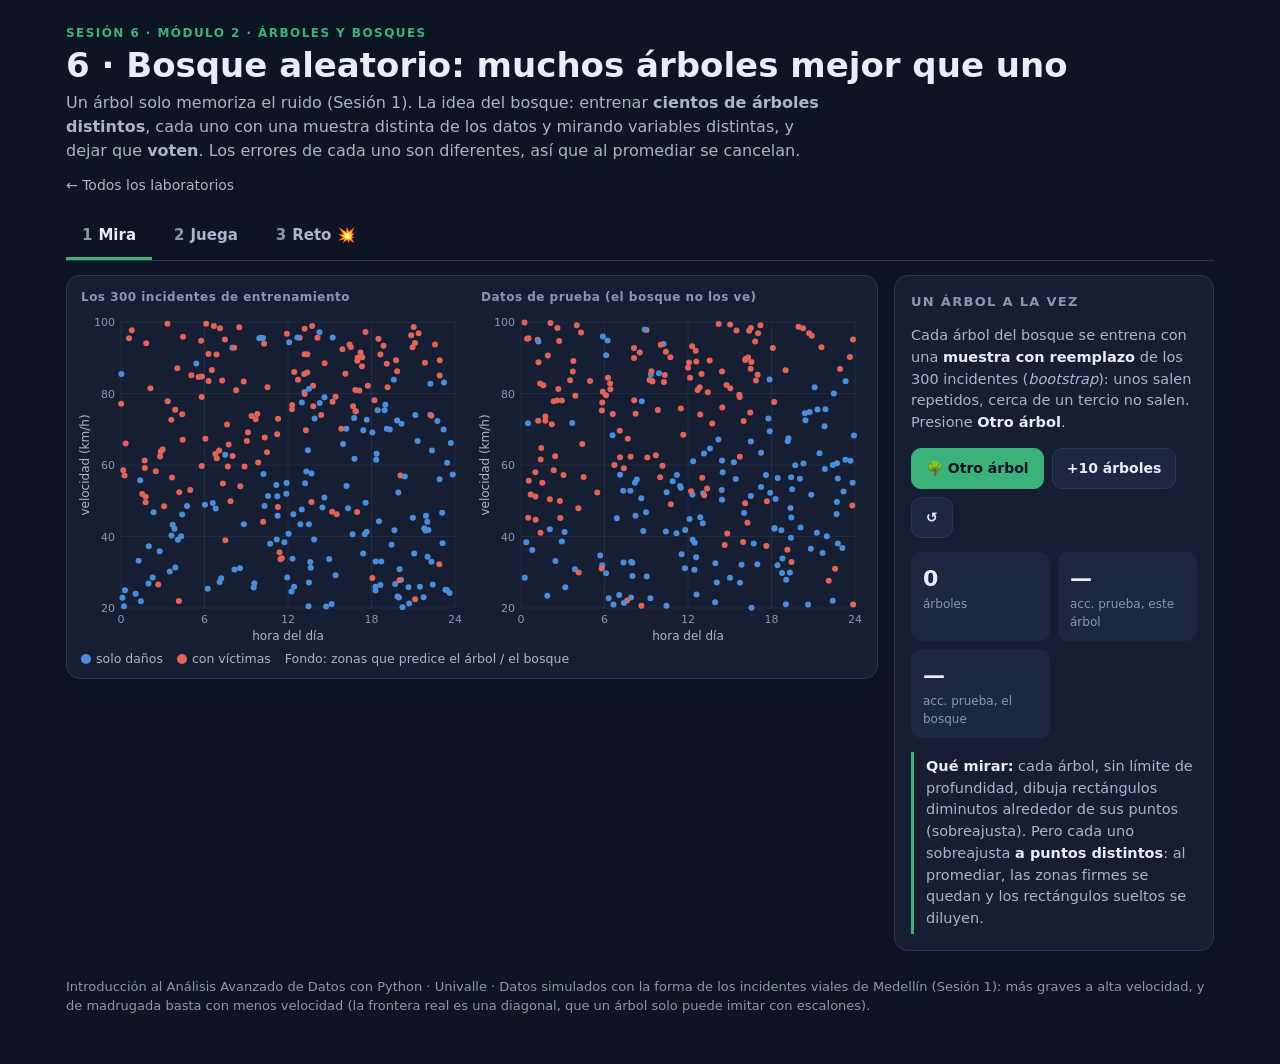
<file: laboratorio/06_bosque.html>
<!doctype html>
<html lang="es">
<head>
<meta charset="utf-8">
<meta name="viewport" content="width=device-width, initial-scale=1">
<title>6 · Bosque aleatorio · Laboratorio</title>
<link rel="stylesheet" href="lab.css">
<style>:root { --acento: var(--m2); }
.leyenda { display: flex; gap: 14px; font-size: 12.5px; color: var(--suave); margin: 6px 4px 0; flex-wrap: wrap; }
.leyenda i { display: inline-block; width: 10px; height: 10px; border-radius: 50%; margin-right: 5px; vertical-align: -1px; }</style>
</head>
<body>
<div class="envoltura">
  <header class="lab">
    <div>
      <div class="chip">Sesión 6 · Módulo 2 · Árboles y bosques</div>
      <h1>6 · Bosque aleatorio: muchos árboles mejor que uno</h1>
      <p class="sub">Un árbol solo memoriza el ruido (Sesión 1). La idea del bosque: entrenar <b>cientos de árboles distintos</b>, cada uno con una muestra distinta de los datos y mirando variables distintas, y dejar que <b>voten</b>. Los errores de cada uno son diferentes, así que al promediar se cancelan.</p>
    </div>
    <a class="volver" href="index.html">← Todos los laboratorios</a>
  </header>

  <nav class="pestanas" role="tablist">
    <button data-v="mira"><span class="n">1</span>Mira</button>
    <button data-v="juega"><span class="n">2</span>Juega</button>
    <button data-v="reto"><span class="n">3</span>Reto 💥</button>
  </nav>

  <!-- ===================== MIRA ===================== -->
  <section class="vista" id="mira">
    <div class="lienzo"><div class="doble">
      <div><div class="etiqueta-lienzo" id="m-etq1">Un árbol, con su muestra (resaltados: los que le tocaron)</div><canvas id="c-m-arbol"></canvas></div>
      <div><div class="etiqueta-lienzo" id="m-etq2">El bosque hasta ahora (promedio de lo que dice cada árbol)</div><canvas id="c-m-bosque"></canvas></div>
    </div>
      <div class="leyenda"><span><i style="background:#4C8DDB"></i>solo daños</span><span><i style="background:#E0645A"></i>con víctimas</span><span>Fondo: zonas que predice el árbol / el bosque</span></div></div>
    <aside class="panel">
      <h3>Un árbol a la vez</h3>
      <p id="m-texto">Cada árbol del bosque se entrena con una <b>muestra con reemplazo</b> de los 300 incidentes (<i>bootstrap</i>): unos salen repetidos, cerca de un tercio no salen. Presione <b>Otro árbol</b>.</p>
      <div class="botones">
        <button class="b primario" id="m-otro">🌳 Otro árbol</button>
        <button class="b" id="m-diez">+10 árboles</button>
        <button class="b" id="m-reset">↺</button>
      </div>
      <div class="cifras">
        <div class="cifra"><div class="v" id="m-n">0</div><div class="e">árboles</div></div>
        <div class="cifra"><div class="v" id="m-a1">—</div><div class="e">acc. prueba, este árbol</div></div>
        <div class="cifra"><div class="v" id="m-ab">—</div><div class="e">acc. prueba, el bosque</div></div>
      </div>
      <p class="mirar"><b>Qué mirar:</b> cada árbol, sin límite de profundidad, dibuja rectángulos diminutos alrededor de sus puntos (sobreajusta). Pero cada uno sobreajusta <b>a puntos distintos</b>: al promediar, las zonas firmes se quedan y los rectángulos sueltos se diluyen.</p>
    </aside>
  </section>

  <!-- ===================== JUEGA ===================== -->
  <section class="vista" id="juega">
    <div class="lienzo"><canvas id="c-juega"></canvas>
      <div class="leyenda"><span>Fondo: probabilidad de "con víctimas" según el bosque (azul 0 → rojo 1)</span><span>Puntos: datos de prueba</span></div></div>
    <aside class="panel">
      <h3>Las perillas del bosque</h3>
      <div class="control"><label><span>Número de árboles</span> <output id="j-n-o">10</output></label>
        <input type="range" id="j-n" min="1" max="100" value="10"></div>
      <div class="control"><label><span>Profundidad máxima de cada árbol</span> <output id="j-d-o">sin límite</output></label>
        <input type="range" id="j-d" min="1" max="12" value="12"></div>
      <div class="cifras">
        <div class="cifra"><div class="v" id="j-atr">—</div><div class="e">acc. entrenamiento</div></div>
        <div class="cifra"><div class="v" id="j-ate">—</div><div class="e">acc. prueba</div></div>
      </div>
      <canvas id="c-j-curva"></canvas>
      <p class="mirar"><b>Qué mirar:</b> con pocos árboles el mapa es un mosaico; con muchos se vuelve <b>suave</b> y las probabilidades intermedias (morado) aparecen en las zonas dudosas. Más árboles no causan sobreajuste: la prueba sube y se estabiliza; lo que cuesta es tiempo. La profundidad importa mucho menos que en un árbol solo.</p>
    </aside>
  </section>

  <!-- ===================== RETO ===================== -->
  <section class="vista" id="reto">
    <div class="lienzo"><div class="etiqueta-lienzo">Accuracy según el número de árboles (todos sin límite de profundidad)</div><canvas id="c-reto"></canvas></div>
    <aside class="panel">
      <h3>Prediga antes de correr</h3>
      <div class="reto">
        <p class="pregunta">Un árbol <b>sin límite de profundidad</b> acierta el 100 % en entrenamiento y solo el <b id="r-a1">—</b> en prueba: sobreajusta. Si ponemos <b>100 árboles sin límite</b> a votar, ¿qué pasa en la prueba?</p>
        <div class="opciones" id="r-ops">
          <button data-v="peor">Peor: 100 veces más sobreajuste</button>
          <button data-v="igual">Igual: siguen memorizando</button>
          <button data-v="mejor">Mejor, claramente</button>
        </div>
        <div class="botones" style="margin-top:10px"><button class="b primario" id="r-ver" disabled>Entrenar los 100 árboles</button></div>
        <div class="respuesta" id="r-resp"></div>
      </div>
    </aside>
  </section>

  <footer class="lab">Introducción al Análisis Avanzado de Datos con Python · Univalle · Datos simulados con la forma de los incidentes viales de Medellín (Sesión 1): más graves a alta velocidad, y de madrugada basta con menos velocidad (la frontera real es una diagonal, que un árbol solo puede imitar con escalones).</footer>
</div>

<script src="lab.js"></script>
<script>
"use strict";
// ------------------------------------------------------------ datos y árbol CART (el de la Sesión 1) con bootstrap y variable al azar por corte
function datos(n, sem) { const r = azar(sem), P = [];
  for (let i = 0; i < n; i++) { const h = r.entre(0, 24), v = r.entre(20, 100);
    const p = 0.12 + 0.76 * (v > 40 + 2 * h); P.push({ x: [h, v], y: r() < p ? 1 : 0 }); } return P; }
const TR = datos(300, 7), TE = datos(300, 99);
const gini = (n1, n) => (n ? 1 - (n1 / n) ** 2 - (1 - n1 / n) ** 2 : 0);
function cortes(P, f) { const S = P.slice().sort((a, b) => a.x[f] - b.x[f]), n = P.length, n1 = P.reduce((s, p) => s + p.y, 0), R = []; let l1 = 0;
  for (let i = 0; i < n - 1; i++) { l1 += S[i].y; if (S[i].x[f] === S[i + 1].x[f]) continue;
    const nl = i + 1, nr = n - nl; R.push({ t: (S[i].x[f] + S[i + 1].x[f]) / 2, g: (nl * gini(l1, nl) + nr * gini(n1 - l1, nr)) / n }); } return R; }
function mejorCorte(P, fs) { let b = null; fs.forEach((f) => cortes(P, f).forEach((c) => { if (!b || c.g < b.g - 1e-12) b = { f, t: c.t, g: c.g }; })); return b; }
function crecer(P, prof, max, r) {
  const n1 = P.reduce((s, p) => s + p.y, 0), nodo = { n: P.length, p: n1 / P.length };
  if (prof >= max || n1 === 0 || n1 === P.length) return nodo;
  const fs = r ? [r() < 0.5 ? 0 : 1] : [0, 1];   // bosque: en cada corte mira una sola variable, elegida al azar
  const c = mejorCorte(P, fs) || mejorCorte(P, [0, 1]); if (!c || c.g >= gini(n1, P.length) - 1e-12) return nodo;
  nodo.f = c.f; nodo.t = c.t; nodo.izq = crecer(P.filter((p) => p.x[c.f] <= c.t), prof + 1, max, r); nodo.der = crecer(P.filter((p) => p.x[c.f] > c.t), prof + 1, max, r); return nodo; }
const pred = (nd, x) => (nd.izq ? pred(x[nd.f] <= nd.t ? nd.izq : nd.der, x) : nd.p);
function arbolBootstrap(i, max) { const r = azar(1000 + i), M = Array.from({ length: TR.length }, () => TR[Math.floor(r() * TR.length)]); return { T: crecer(M, 0, max, r), M }; }
const cacheB = new Map();
function bosque(n, max) { const k = max; if (!cacheB.has(k)) cacheB.set(k, []); const B = cacheB.get(k); while (B.length < n) B.push(arbolBootstrap(B.length, max)); return B.slice(0, n); }
const probB = (B, x) => B.reduce((s, b) => s + pred(b.T, x), 0) / B.length;   // promedio de las probabilidades de cada árbol (como scikit-learn)
const accT = (T, P) => P.reduce((s, p) => s + ((pred(T, p.x) >= 0.5 ? 1 : 0) === p.y), 0) / P.length;
const accB = (B, P) => P.reduce((s, p) => s + ((probB(B, p.x) > 0.5 ? 1 : 0) === p.y), 0) / P.length;   // empate (0,5) → clase 0, como scikit-learn

// ------------------------------------------------------------ dibujo
function marco(L) { L.margen = { l: 44, r: 12, t: 10, b: 36 }; const m = L.margen; return { sx: escala(0, 24, m.l, L.w - m.r), sy: escala(20, 100, L.h - m.b, m.t) }; }
function colorProb(p, a) { const c0 = [76, 141, 219], c1 = [224, 100, 90]; return `rgba(${Math.round(c0[0] + (c1[0] - c0[0]) * p)},${Math.round(c0[1] + (c1[1] - c0[1]) * p)},${Math.round(c0[2] + (c1[2] - c0[2]) * p)},${a})`; }
function zonas(L, s, nd, x0 = 0, x1 = 24, y0 = 20, y1 = 100) { const { ctx } = L;
  if (!nd.izq) { ctx.fillStyle = colorProb(nd.p >= 0.5 ? 0.85 : 0.15, 0.30); ctx.fillRect(s.sx(x0), s.sy(y1), s.sx(x1) - s.sx(x0), s.sy(y0) - s.sy(y1)); return; }
  if (nd.f === 0) { zonas(L, s, nd.izq, x0, nd.t, y0, y1); zonas(L, s, nd.der, nd.t, x1, y0, y1); } else { zonas(L, s, nd.izq, x0, x1, y0, nd.t); zonas(L, s, nd.der, x0, x1, nd.t, y1); } }
const G = 48;
function fondoBosque(L, s, B, suave) { const { ctx } = L, cw = (s.sx(24) - s.sx(0)) / G, ch = (s.sy(20) - s.sy(100)) / G;
  for (let i = 0; i < G; i++) for (let j = 0; j < G; j++) { const p = probB(B, [(i + .5) / G * 24, 20 + (j + .5) / G * 80]);
    ctx.fillStyle = colorProb(suave ? p : (p > 0.5 ? 0.85 : 0.15), 0.32); ctx.fillRect(s.sx(i / G * 24), s.sy(20 + (j + 1) / G * 80), cw + 0.5, ch + 0.5); } }
function base(L) { if (!L.w) return; L.ctx.clearRect(0, 0, L.w, L.h); return marco(L); }
function ejesMapa(L, s) { ejes(L, s.sx, s.sy, { xt: [0, 6, 12, 18, 24], yt: [20, 40, 60, 80, 100], xl: "hora del día", yl: "velocidad (km/h)" }); }
function puntos(L, s, P, r = 3, borde, alpha) { P.forEach((p) => punto(L.ctx, s.sx(p.x[0]), s.sy(p.x[1]), r, alpha ? (p.y ? "rgba(224,100,90,.2)" : "rgba(76,141,219,.2)") : (p.y ? COL.rojo : COL.azul), borde)); }

// ------------------------------------------------------------ MIRA
const LA = lienzo("c-m-arbol", 0.85), LB = lienzo("c-m-bosque", 0.85); const SM = { n: 0 };
function mDibujar() { const sa = base(LA), sb = base(LB); if (!sa || !sb) return; const B = bosque(Math.max(1, SM.n), 99);
  if (SM.n) { const u = B[SM.n - 1]; zonas(LA, sa, u.T); ejesMapa(LA, sa); puntos(LA, sa, TR, 2.6, null, true); puntos(LA, sa, u.M, 3.2, "rgba(255,255,255,.6)");
    fondoBosque(LB, sb, B, true); ejesMapa(LB, sb); puntos(LB, sb, TE, 2.6);
    document.getElementById("m-a1").textContent = pct(accT(u.T, TE)); document.getElementById("m-ab").textContent = pct(accB(B, TE)); }
  else { ejesMapa(LA, sa); puntos(LA, sa, TR); ejesMapa(LB, sb); puntos(LB, sb, TE); document.getElementById("m-a1").textContent = document.getElementById("m-ab").textContent = "—"; }
  document.getElementById("m-n").textContent = SM.n; document.getElementById("m-etq1").textContent = SM.n ? `Árbol #${SM.n} con su muestra (resaltados: los que le tocaron)` : "Los 300 incidentes de entrenamiento";
  document.getElementById("m-etq2").textContent = SM.n ? `El bosque hasta ahora: ${SM.n} ${SM.n === 1 ? "árbol" : "árboles"} votando (puntos: prueba)` : "Datos de prueba (el bosque no los ve)"; }
LA.alDibujar = LB.alDibujar = mDibujar;
const TEXTOS_M = ["<b>Árbol #1.</b> Fíjese en los puntos atenuados: no le tocaron en la muestra. Y en los rectángulos diminutos: este árbol no tiene límite de profundidad y memoriza cada punto suyo.",
  "<b>Árbol #2.</b> Otra muestra, otro árbol: sus rectángulos están en otros lugares. A la derecha, el bosque ya es el promedio de dos opiniones distintas.",
  "<b>Árbol #3.</b> Además de la muestra, en cada corte el árbol solo puede mirar <b>una</b> de las dos variables, elegida al azar. Eso lo obliga a ser distinto de los demás."];
function mSumar(k) { SM.n = Math.min(100, SM.n + k); document.getElementById("m-texto").innerHTML = SM.n <= 3 ? TEXTOS_M[SM.n - 1] : `<b>${SM.n} árboles.</b> Las zonas donde todos coinciden (arriba a la izquierda: madrugada y alta velocidad) quedan firmes; los rectángulos sueltos de cada árbol se diluyen en el promedio. Compare el acierto de este árbol solo con el del bosque.`; mDibujar(); }
document.getElementById("m-otro").onclick = () => mSumar(1); document.getElementById("m-diez").onclick = () => mSumar(10);
document.getElementById("m-reset").onclick = () => { SM.n = 0; document.getElementById("m-texto").innerHTML = "Cada árbol del bosque se entrena con una <b>muestra con reemplazo</b> de los 300 incidentes (<i>bootstrap</i>): unos salen repetidos, cerca de un tercio no salen. Presione <b>Otro árbol</b>."; mDibujar(); };

// ------------------------------------------------------------ JUEGA
const LJ = lienzo("c-juega", 0.66), LC = lienzo("c-j-curva", 0.55); const SJ = { n: 10, d: 99 }; const NS = [1, 2, 3, 5, 7, 10, 15, 20, 30, 50, 75, 100], curvas = new Map();
function curva(d) { if (!curvas.has(d)) { const B = bosque(100, d); curvas.set(d, NS.map((n) => { const b = B.slice(0, n); return { n, tr: accB(b, TR), te: accB(b, TE) }; })); } return curvas.get(d); }
function jDibujar() { const s = base(LJ); if (!s) return; const B = bosque(SJ.n, SJ.d); fondoBosque(LJ, s, B, true); ejesMapa(LJ, s); puntos(LJ, s, TE, 3, "rgba(255,255,255,.45)");
  document.getElementById("j-n-o").textContent = SJ.n; document.getElementById("j-d-o").textContent = SJ.d === 99 ? "sin límite" : SJ.d;
  document.getElementById("j-atr").textContent = pct(accB(B, TR)); document.getElementById("j-ate").textContent = pct(accB(B, TE));
  const C = LC; if (!C.w) return; const g = C.ctx; g.clearRect(0, 0, C.w, C.h); C.margen = { l: 36, r: 8, t: 8, b: 26 }; const m = C.margen, cv = curva(SJ.d);
  const sx = escala(0, Math.log(100), m.l, C.w - m.r), sy = escala(0.6, 1, C.h - m.b, m.t);
  ejes(C, (n) => sx(Math.log(n)), sy, { xt: [1, 3, 10, 30, 100], yt: [0.6, 0.8, 1], fy: (v) => pct(v), xl: "número de árboles" });
  [["tr", COL.m1], ["te", COL.m3]].forEach(([k, c]) => { g.strokeStyle = c; g.lineWidth = 2; g.beginPath(); cv.forEach((p, i) => (i ? g.lineTo(sx(Math.log(p.n)), sy(p[k])) : g.moveTo(sx(Math.log(p.n)), sy(p[k])))); g.stroke(); });
  g.strokeStyle = "rgba(255,255,255,.5)"; g.setLineDash([3, 3]); g.beginPath(); g.moveTo(sx(Math.log(SJ.n)), m.t); g.lineTo(sx(Math.log(SJ.n)), C.h - m.b); g.stroke(); g.setLineDash([]);
  g.font = "11px Inter, system-ui"; g.textAlign = "right"; g.fillStyle = COL.m1; g.fillText("entrenamiento", C.w - m.r - 4, C.h - m.b - 18); g.fillStyle = COL.m3; g.fillText("prueba", C.w - m.r - 4, C.h - m.b - 5); }
LJ.alDibujar = LC.alDibujar = jDibujar;
document.getElementById("j-n").oninput = (e) => { SJ.n = +e.target.value; jDibujar(); };
document.getElementById("j-d").oninput = (e) => { SJ.d = +e.target.value === 12 ? 99 : +e.target.value; jDibujar(); };

// ------------------------------------------------------------ RETO
const LR = lienzo("c-reto", 0.5); const SR = { visto: false, elegido: null }; const UNO = crecer(TR, 0, 99, null), A1 = accT(UNO, TE);
document.getElementById("r-a1").textContent = pct(A1);
function rDibujar() { if (!LR.w) return; const { ctx } = LR; ctx.clearRect(0, 0, LR.w, LR.h); LR.margen = { l: 44, r: 14, t: 16, b: 36 }; const m = LR.margen;
  const sx = escala(0, Math.log(100), m.l, LR.w - m.r), sy = escala(0.6, 1.02, LR.h - m.b, m.t);
  ejes(LR, (n) => sx(Math.log(n)), sy, { xt: [1, 2, 3, 5, 10, 20, 50, 100], yt: [0.6, 0.7, 0.8, 0.9, 1], fy: (v) => pct(v), xl: "número de árboles (sin límite de profundidad)" });
  if (!SR.visto) { ctx.fillStyle = COL.tenue; ctx.font = "14px Inter, system-ui"; ctx.textAlign = "center"; ctx.fillText("Haga su predicción →", LR.w / 2, LR.h / 2); return; }
  const cv = curva(99); [["tr", COL.m1, "entrenamiento"], ["te", COL.m3, "prueba (datos nuevos)"]].forEach(([k, c, nombre], j) => { ctx.strokeStyle = c; ctx.lineWidth = 2.4; ctx.beginPath();
    cv.forEach((p, i) => (i ? ctx.lineTo(sx(Math.log(p.n)), sy(p[k])) : ctx.moveTo(sx(Math.log(p.n)), sy(p[k])))); ctx.stroke(); cv.forEach((p) => punto(ctx, sx(Math.log(p.n)), sy(p[k]), 3, c));
    ctx.fillStyle = c; ctx.font = "12px Inter, system-ui"; ctx.textAlign = "left"; ctx.fillText(nombre, m.l + 10, LR.h - m.b - 30 + 16 * j); });
  ctx.strokeStyle = "rgba(255,255,255,.35)"; ctx.setLineDash([4, 4]); ctx.beginPath(); ctx.moveTo(sx(0), sy(A1)); ctx.lineTo(sx(Math.log(100)), sy(A1)); ctx.stroke(); ctx.setLineDash([]);
  ctx.fillStyle = COL.suave; ctx.textAlign = "right"; ctx.fillText("un solo árbol, en prueba", sx(Math.log(100)), sy(A1) + 14); }
LR.alDibujar = rDibujar;
opciones("r-ops", (v) => { SR.elegido = v; document.getElementById("r-ver").disabled = false; });
document.getElementById("r-ver").onclick = () => { SR.visto = true; const cv = curva(99), f = cv[cv.length - 1], r = document.getElementById("r-resp");
  r.innerHTML = (SR.elegido === "mejor" ? '<span class="ok">Exacto.</span> ' : '<span class="no">Sorpresa:</span> ') +
    `Con 100 árboles, la prueba sube de ${pct(A1)} a <b>${pct(f.te)}</b>, y el entrenamiento sigue en ${pct(f.tr)}. Cada árbol sigue memorizando su muestra, pero memoriza <b>ruido distinto</b>: ` +
    "al votar, el ruido se cancela y lo que todos vieron (la franja diagonal) se queda; los escalones de 100 árboles, promediados, se vuelven una frontera casi lisa. Por eso el bosque casi no necesita que le limiten la profundidad, " +
    "y por eso la curva se aplana: después de unas decenas de árboles, agregar más casi no cambia el voto. El precio: 100 árboles son 100 veces más lentos y no se pueden leer como reglas.";
  r.classList.add("visible"); rDibujar(); };

pestanas(() => [LA, LB, LJ, LC, LR].forEach((L) => L.ajustar()));
mDibujar(); jDibujar(); rDibujar();
</script>
</body>
</html>
</file>
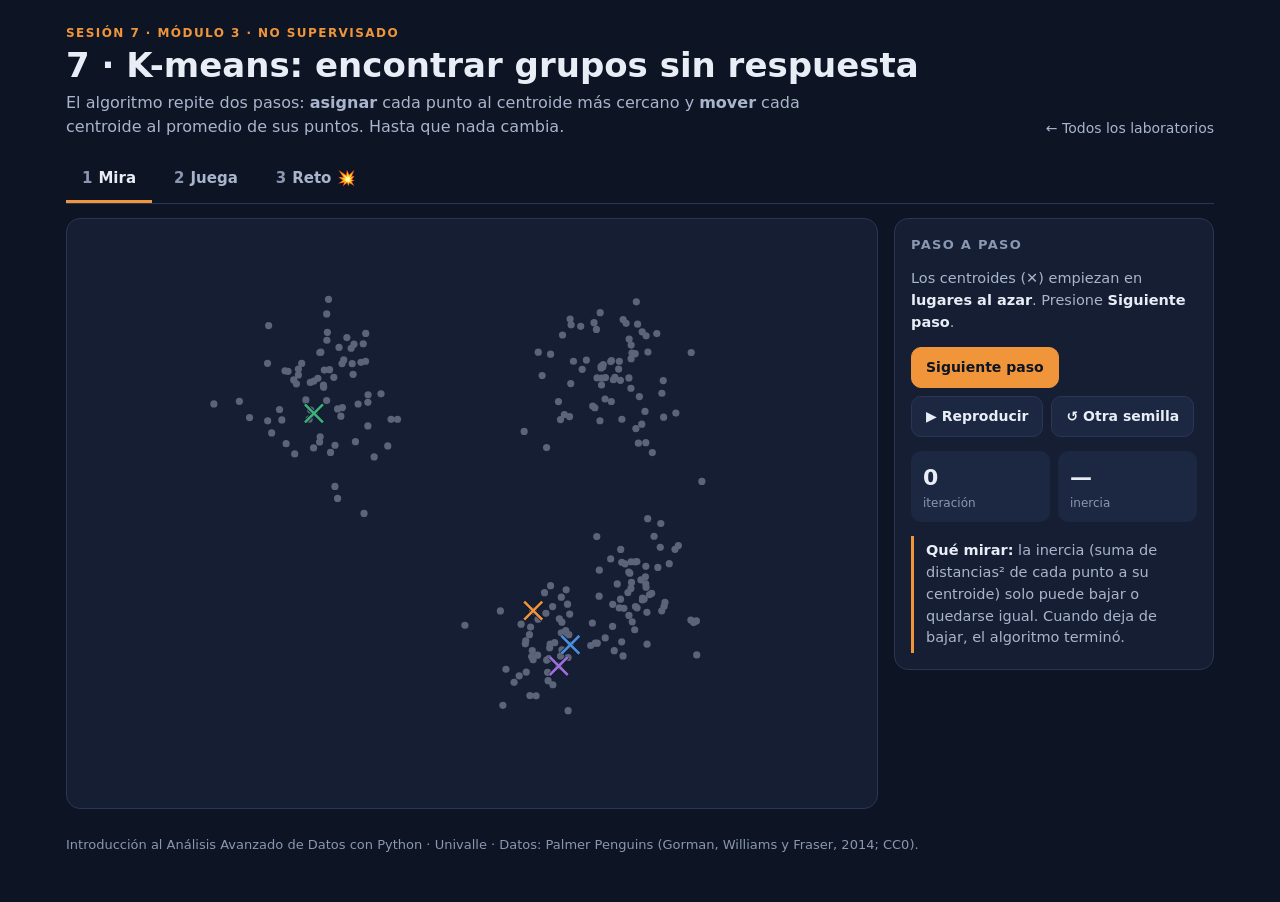
<file: laboratorio/07_kmeans.html>
<!doctype html>
<html lang="es">
<head>
<meta charset="utf-8">
<meta name="viewport" content="width=device-width, initial-scale=1">
<title>7 · K-means · Laboratorio</title>
<link rel="stylesheet" href="lab.css">
<style>:root { --acento: var(--m3); }</style>
</head>
<body>
<div class="envoltura">
  <header class="lab">
    <div>
      <div class="chip">Sesión 7 · Módulo 3 · No supervisado</div>
      <h1>7 · K-means: encontrar grupos sin respuesta</h1>
      <p class="sub">El algoritmo repite dos pasos: <b>asignar</b> cada punto al centroide más cercano y <b>mover</b> cada centroide al promedio de sus puntos. Hasta que nada cambia.</p>
    </div>
    <a class="volver" href="index.html">← Todos los laboratorios</a>
  </header>

  <nav class="pestanas" role="tablist">
    <button data-v="mira"><span class="n">1</span>Mira</button>
    <button data-v="juega"><span class="n">2</span>Juega</button>
    <button data-v="reto"><span class="n">3</span>Reto 💥</button>
  </nav>

  <!-- ===================== MIRA ===================== -->
  <section class="vista" id="mira">
    <div class="lienzo"><canvas id="c-mira"></canvas></div>
    <aside class="panel">
      <h3>Paso a paso</h3>
      <p id="mira-fase">Los centroides (✕) empiezan en lugares al azar. Presione <b>Siguiente paso</b>.</p>
      <div class="botones">
        <button class="b primario" id="mira-paso">Siguiente paso</button>
        <button class="b" id="mira-play">▶ Reproducir</button>
        <button class="b" id="mira-reset">↺ Otra semilla</button>
      </div>
      <div class="cifras">
        <div class="cifra"><div class="v" id="mira-it">0</div><div class="e">iteración</div></div>
        <div class="cifra"><div class="v" id="mira-in">—</div><div class="e">inercia</div></div>
      </div>
      <p class="mirar"><b>Qué mirar:</b> la inercia (suma de distancias² de cada punto a su centroide) solo puede bajar o quedarse igual. Cuando deja de bajar, el algoritmo terminó.</p>
    </aside>
  </section>

  <!-- ===================== JUEGA ===================== -->
  <section class="vista" id="juega">
    <div class="lienzo"><canvas id="c-juega"></canvas>
      <div class="etiqueta-lienzo">Toque o haga clic en el lienzo para agregar puntos.</div></div>
    <aside class="panel">
      <h3>Datos</h3>
      <div class="opciones" id="juega-datos">
        <button data-v="nubes" aria-pressed="true">4 nubes</button>
        <button data-v="lunas">Lunas</button>
        <button data-v="anillo">Anillo</button>
        <button data-v="vacio">Vacío</button>
      </div>
      <div class="control"><label><span>Número de grupos <i>k</i></span> <output id="juega-k-o">4</output></label>
        <input type="range" id="juega-k" min="1" max="8" value="4"></div>
      <label class="check"><input type="checkbox" id="juega-reg" checked> Mostrar regiones</label>
      <div class="botones"><button class="b" id="juega-sem">↺ Otra semilla</button></div>
      <div class="cifras">
        <div class="cifra"><div class="v" id="juega-in">—</div><div class="e">inercia</div></div>
        <div class="cifra"><div class="v" id="juega-it">—</div><div class="e">iteraciones</div></div>
      </div>
      <p class="mirar" id="juega-mirar"></p>
    </aside>
  </section>

  <!-- ===================== RETO ===================== -->
  <section class="vista" id="reto">
    <div class="lienzo"><canvas id="c-reto"></canvas>
      <div class="etiqueta-lienzo" id="reto-leyenda">342 pingüinos de 3 especies. K-means no ve la especie: solo las 4 medidas (pico largo, pico alto, aleta, masa).</div></div>
    <aside class="panel">
      <h3>Prediga antes de correr</h3>
      <div class="reto">
        <p class="pregunta">K-means con k = 3 sobre las medidas <b>tal como vienen</b> (milímetros y gramos). ¿Qué porcentaje de pingüinos queda en el grupo de su propia especie?</p>
        <div class="control"><label>Mi predicción <output id="reto-p-o">80 %</output></label>
          <input type="range" id="reto-p" min="33" max="100" value="80"></div>
        <div class="botones" style="margin-top:10px"><button class="b primario" id="reto-crudo">Agrupar sin escalar</button></div>
        <div class="respuesta" id="reto-r1"></div>
      </div>
      <div class="reto" id="reto-paso2" style="display:none">
        <p class="pregunta">¿Por qué los grupos son franjas verticales? Mire el eje horizontal.</p>
        <div class="botones"><button class="b primario" id="reto-z">Escalar (z) y volver a agrupar</button></div>
        <div class="respuesta" id="reto-r2"></div>
      </div>
      <div class="opciones" id="reto-ver" style="display:none">
        <button data-v="grupo" aria-pressed="true">Color = grupo</button>
        <button data-v="especie">Color = especie real</button>
      </div>
    </aside>
  </section>

  <footer class="lab">Introducción al Análisis Avanzado de Datos con Python · Univalle · Datos: Palmer Penguins (Gorman, Williams y Fraser, 2014; CC0).</footer>
</div>

<script src="lab.js"></script>
<script src="pinguinos.js"></script>
<script>
"use strict";
// ------------------------------------------------------------ K-means
const d2 = (a, b) => { let s = 0; for (let i = 0; i < a.length; i++) { const d = a[i] - b[i]; s += d * d; } return s; };
function kpp(X, k, r) {                       // k-means++: centroides iniciales separados
  const C = [X[Math.floor(r() * X.length)].slice()];
  while (C.length < k) {
    const D = X.map((x) => Math.min(...C.map((c) => d2(x, c)))), s = D.reduce((a, b) => a + b, 0);
    let u = r() * s, i = 0; while (i < D.length - 1 && u > D[i]) { u -= D[i]; i++; }
    C.push(X[i].slice());
  }
  return C;
}
function alAzar(X, k, r) { return Array.from({ length: k }, () => X[Math.floor(r() * X.length)].slice()); }
const asignar = (X, C) => X.map((x) => { let b = 0, bd = Infinity; C.forEach((c, j) => { const d = d2(x, c); if (d < bd) { bd = d; b = j; } }); return b; });
const promediar = (X, L, C) => C.map((c, j) => { let n = 0; const s = c.map(() => 0);
  X.forEach((x, i) => { if (L[i] === j) { n++; x.forEach((v, d) => (s[d] += v)); } }); return n ? s.map((v) => v / n) : c.slice(); });
const inercia = (X, L, C) => X.reduce((s, x, i) => s + d2(x, C[L[i]]), 0);
function kmeans(X, k, semilla, nInit = 10) {
  const r = azar(semilla); let mejor = null;
  for (let t = 0; t < nInit; t++) {
    let C = kpp(X, k, r), L, it = 0;
    for (; it < 300; it++) { L = asignar(X, C); const N = promediar(X, L, C); const mv = N.reduce((s, c, j) => s + d2(c, C[j]), 0); C = N; if (mv < 1e-12) break; }
    const I = inercia(X, L, C); if (!mejor || I < mejor.I) mejor = { C, L, I, it: it + 1 };
  }
  return mejor;
}

// ------------------------------------------------------------ datos de laboratorio (coordenadas 0–10)
function nubes(sem) { const r = azar(sem), P = [];
  [[2.4, 7.3], [7.6, 7.6], [6.4, 2.6], [8.1, 3.6]].forEach(([cx, cy], g) => { const n = g < 2 ? 70 : 55, s = g < 2 ? 0.75 : 0.55;
    for (let i = 0; i < n; i++) P.push([cx + s * r.normal(), cy + s * r.normal()]); }); return P; }
function lunas(sem) { const r = azar(sem), P = [];
  for (let i = 0; i < 110; i++) { const t = Math.PI * r(); P.push([3.6 + 2.6 * Math.cos(t) + .15 * r.normal(), 4.4 + 2.6 * Math.sin(t) + .15 * r.normal()]); }
  for (let i = 0; i < 110; i++) { const t = Math.PI * r(); P.push([6.2 - 2.6 * Math.cos(t) + .15 * r.normal(), 5.6 - 2.6 * Math.sin(t) + .15 * r.normal()]); }
  return P; }
function anillo(sem) { const r = azar(sem), P = [];
  for (let i = 0; i < 160; i++) { const t = 2 * Math.PI * r(); P.push([5 + 3.6 * Math.cos(t) + .25 * r.normal(), 5 + 3.6 * Math.sin(t) + .25 * r.normal()]); }
  for (let i = 0; i < 60; i++) P.push([5 + .6 * r.normal(), 5 + .6 * r.normal()]); return P; }

function marco(L) { L.margen = { l: 14, r: 14, t: 14, b: 14 }; const m = L.margen, lado = Math.min(L.w - m.l - m.r, L.h - m.t - m.b);
  const ox = (L.w - lado) / 2, oy = (L.h - lado) / 2; return { sx: escala(0, 10, ox, ox + lado), sy: escala(0, 10, oy + lado, oy) }; }
function dibujarCentroide(ctx, x, y, color) {
  ctx.save(); ctx.lineWidth = 4; ctx.strokeStyle = "#0D1424";
  ctx.beginPath(); ctx.moveTo(x - 9, y - 9); ctx.lineTo(x + 9, y + 9); ctx.moveTo(x + 9, y - 9); ctx.lineTo(x - 9, y + 9); ctx.stroke();
  ctx.lineWidth = 2.6; ctx.strokeStyle = color; ctx.stroke(); ctx.restore();
}
function regiones(L, s, C, alfa = 0.13) {
  const { ctx } = L, paso = 6;
  for (let px = 0; px < L.w; px += paso) for (let py = 0; py < L.h; py += paso) {
    const p = [s.sx.inv(px + paso / 2), s.sy.inv(py + paso / 2)]; let b = 0, bd = Infinity;
    C.forEach((c, j) => { const d = d2(p, c); if (d < bd) { bd = d; b = j; } });
    ctx.globalAlpha = alfa; ctx.fillStyle = COL.grupos[b % 8]; ctx.fillRect(px, py, paso, paso);
  }
  ctx.globalAlpha = 1;
}

// ------------------------------------------------------------ MIRA
const M = { L: lienzo("c-mira", 0.72), sem: 5, X: [], C: [], L_: null, fase: 0, it: 0, rastro: [], anim: null, play: null };
function miraIniciar() {
  M.X = nubes(3); const r = azar(M.sem); M.C = alAzar(M.X, 4, r); M.L_ = null; M.fase = 0; M.it = 0; M.rastro = M.C.map((c) => [c.slice()]);
  document.getElementById("mira-fase").innerHTML = "Los centroides (✕) empiezan en <b>lugares al azar</b>. Presione <b>Siguiente paso</b>.";
  document.getElementById("mira-it").textContent = "0"; document.getElementById("mira-in").textContent = "—";
  document.getElementById("mira-paso").disabled = false; miraDibujar();
}
function miraDibujar() {
  const L = M.L, { ctx } = L; ctx.clearRect(0, 0, L.w, L.h); const s = marco(L);
  if (M.L_ && M.fase === 1) {           // líneas punto → centroide en la fase de asignar
    ctx.lineWidth = 0.6; M.X.forEach((x, i) => { const c = M.C[M.L_[i]]; ctx.strokeStyle = COL.grupos[M.L_[i]] + "55";
      ctx.beginPath(); ctx.moveTo(s.sx(x[0]), s.sy(x[1])); ctx.lineTo(s.sx(c[0]), s.sy(c[1])); ctx.stroke(); });
  }
  M.X.forEach((x, i) => punto(ctx, s.sx(x[0]), s.sy(x[1]), 3.6, M.L_ ? COL.grupos[M.L_[i]] : "#5B6478"));
  M.rastro.forEach((r, j) => { ctx.strokeStyle = COL.grupos[j]; ctx.lineWidth = 1.5; ctx.setLineDash([4, 4]); ctx.beginPath();
    r.forEach((c, t) => (t ? ctx.lineTo(s.sx(c[0]), s.sy(c[1])) : ctx.moveTo(s.sx(c[0]), s.sy(c[1])))); ctx.stroke(); ctx.setLineDash([]); });
  M.C.forEach((c, j) => dibujarCentroide(ctx, s.sx(c[0]), s.sy(c[1]), COL.grupos[j]));
}
M.L.alDibujar = miraDibujar;
function miraPaso() {
  if (M.anim) return;
  const f = document.getElementById("mira-fase");
  if (M.fase !== 1) {                     // ASIGNAR
    const nuevo = asignar(M.X, M.C), cambio = !M.L_ || nuevo.some((v, i) => v !== M.L_[i]);
    M.L_ = nuevo; M.fase = 1; M.it += 1;
    document.getElementById("mira-it").textContent = M.it;
    document.getElementById("mira-in").textContent = fmt(inercia(M.X, M.L_, M.C), 0);
    if (!cambio && M.it > 1) {
      f.innerHTML = "<b>Terminó.</b> Ningún punto cambió de grupo: los centroides ya no se van a mover. Pruebe <b>Otra semilla</b>: ¿siempre llega a la misma solución?";
      document.getElementById("mira-paso").disabled = true; detenerPlay(); miraDibujar(); return;
    }
    f.innerHTML = "<b>Paso 1 · Asignar:</b> cada punto se pinta del color del centroide más cercano (las líneas muestran a cuál).";
    miraDibujar();
  } else {                                // PROMEDIAR (animado)
    const desde = M.C.map((c) => c.slice()), hacia = promediar(M.X, M.L_, M.C), t0 = performance.now(), dur = 650;
    f.innerHTML = "<b>Paso 2 · Mover:</b> cada centroide viaja al promedio de los puntos de su color.";
    const anim = (t) => { const a = Math.min(1, (t - t0) / dur), e = a < .5 ? 2 * a * a : 1 - Math.pow(-2 * a + 2, 2) / 2;
      M.C = desde.map((c, j) => [c[0] + (hacia[j][0] - c[0]) * e, c[1] + (hacia[j][1] - c[1]) * e]); M.fase = 2; miraDibujar();
      if (a < 1) M.anim = requestAnimationFrame(anim);
      else { M.anim = null; M.C = hacia; M.rastro.forEach((r, j) => r.push(hacia[j].slice()));
        document.getElementById("mira-in").textContent = fmt(inercia(M.X, M.L_, M.C), 0); miraDibujar(); } };
    M.anim = requestAnimationFrame(anim);
  }
}
function detenerPlay() { if (M.play) { clearInterval(M.play); M.play = null; document.getElementById("mira-play").textContent = "▶ Reproducir"; } }
document.getElementById("mira-paso").onclick = () => { detenerPlay(); miraPaso(); };
document.getElementById("mira-play").onclick = () => {
  if (M.play) return detenerPlay();
  document.getElementById("mira-play").textContent = "⏸ Pausa";
  M.play = setInterval(() => { if (document.getElementById("mira-paso").disabled) return detenerPlay(); miraPaso(); }, 900);
};
document.getElementById("mira-reset").onclick = () => { detenerPlay(); if (M.anim) cancelAnimationFrame(M.anim); M.anim = null; M.sem += 1; miraIniciar(); };

// ------------------------------------------------------------ JUEGA
const J = { L: lienzo("c-juega", 0.72), datos: "nubes", sem: 1, X: [], res: null };
function juegaDatos(v) { J.datos = v; J.X = v === "nubes" ? nubes(3) : v === "lunas" ? lunas(4) : v === "anillo" ? anillo(6) : []; juegaCorrer(); }
function juegaCorrer() {
  const k = +document.getElementById("juega-k").value;
  document.getElementById("juega-k-o").textContent = k;
  J.res = J.X.length >= k ? kmeans(J.X, k, J.sem, 10) : null;
  document.getElementById("juega-in").textContent = J.res ? fmt(J.res.I, 0) : "—";
  document.getElementById("juega-it").textContent = J.res ? J.res.it : "—";
  const m = document.getElementById("juega-mirar");
  const msg = {
    nubes: k === 4 ? "Fabricamos 4 nubes y K-means las encuentra. Mueva <b>k</b>: con 3 junta las dos de la derecha; con 6 parte nubes reales en dos. K-means <b>siempre</b> entrega k grupos, existan o no."
      : k < 4 ? "Con menos grupos que nubes, K-means junta nubes vecinas." : "Con más grupos que nubes, K-means parte nubes que en realidad son una sola. La inercia baja igual: <b>más k siempre baja la inercia</b>.",
    lunas: "Las lunas no son redondas: K-means corta en línea recta (cada región es un polígono alrededor de su centroide). Para formas así, la Sesión 7 usa <b>DBSCAN</b>.",
    anillo: "Un anillo y un núcleo: el grupo \"real\" no es una nube alrededor de un centro. K-means lo parte en tajadas de torta.",
    vacio: "Toque el lienzo para dibujar sus propios puntos y vea cómo los agrupa K-means.",
  }[J.datos];
  m.innerHTML = "<b>Qué mirar:</b> " + msg;
  juegaDibujar();
}
function juegaDibujar() {
  const L = J.L, { ctx } = L; ctx.clearRect(0, 0, L.w, L.h); const s = marco(L);
  if (J.res && document.getElementById("juega-reg").checked) regiones(L, s, J.res.C);
  J.X.forEach((x, i) => punto(ctx, s.sx(x[0]), s.sy(x[1]), 3.6, J.res ? COL.grupos[J.res.L[i] % 8] : "#5B6478"));
  if (J.res) J.res.C.forEach((c, j) => dibujarCentroide(ctx, s.sx(c[0]), s.sy(c[1]), COL.grupos[j % 8]));
}
J.L.alDibujar = juegaDibujar;
opciones("juega-datos", juegaDatos);
document.getElementById("juega-k").oninput = juegaCorrer;
document.getElementById("juega-reg").onchange = juegaDibujar;
document.getElementById("juega-sem").onclick = () => { J.sem += 1; juegaCorrer(); };
J.L.c.addEventListener("pointerdown", (e) => { const p = puntero(J.L, e), s = marco(J.L), r = azar(J.X.length + 11);
  for (let i = 0; i < 6; i++) J.X.push([s.sx.inv(p.x) + .3 * r.normal(), s.sy.inv(p.y) + .3 * r.normal()]); juegaCorrer(); });

// ------------------------------------------------------------ RETO (pingüinos)
const R = { L: lienzo("c-reto", 0.72), estado: 0, Lc: null, Lz: null, ver: "grupo" };
const PX = PINGUINOS.map((p) => p.slice(0, 4)), PY = PINGUINOS.map((p) => p[4]);
const mu = [0, 1, 2, 3].map((d) => PX.reduce((s, x) => s + x[d], 0) / PX.length);
const sd = [0, 1, 2, 3].map((d) => Math.sqrt(PX.reduce((s, x) => s + (x[d] - mu[d]) ** 2, 0) / PX.length));
const PZ = PX.map((x) => x.map((v, d) => (v - mu[d]) / sd[d]));
function pureza(L) { let s = 0; for (let j = 0; j < 3; j++) { const c = [0, 0, 0]; L.forEach((l, i) => { if (l === j) c[PY[i]]++; }); s += Math.max(...c); } return s / L.length; }
const ESPECIES = ["Adelie", "Chinstrap", "Gentoo"], COL_ESP = ["#E8C547", "#D96FB0", "#4FC3C9"];
function retoDibujar() {
  const L = R.L, { ctx } = L; ctx.clearRect(0, 0, L.w, L.h);
  L.margen = { l: 54, r: 14, t: 14, b: 40 }; const m = L.margen;
  const sx = escala(2600, 6400, m.l, L.w - m.r), sy = escala(31, 61, L.h - m.b, m.t);
  ejes(L, sx, sy, { xt: [3000, 4000, 5000, 6000], yt: [35, 40, 45, 50, 55, 60], fx: (v) => fmt(v, 0), xl: "masa corporal (g)", yl: "largo del pico (mm)" });
  const lab = R.estado === 2 ? R.Lz : R.estado === 1 ? R.Lc : null, esp = lab && R.ver === "especie";
  PX.forEach((x, i) => punto(ctx, sx(x[3]), sy(x[0]), 3.4, !lab ? "#5B6478" : esp ? COL_ESP[PY[i]] : COL.grupos[lab[i]]));
  if (esp) { ctx.font = "12px Inter, system-ui"; ctx.textAlign = "left";
    ESPECIES.forEach((e, j) => { punto(ctx, m.l + 14, m.t + 10 + 18 * j, 5, COL_ESP[j]); ctx.fillStyle = COL.suave; ctx.fillText(e, m.l + 24, m.t + 14 + 18 * j); }); }
}
R.L.alDibujar = retoDibujar;
document.getElementById("reto-p").oninput = (e) => (document.getElementById("reto-p-o").textContent = e.target.value + " %");
document.getElementById("reto-crudo").onclick = () => {
  R.Lc = kmeans(PX, 3, 7).L; R.estado = 1; R.ver = "grupo";
  const p = pureza(R.Lc), g = +document.getElementById("reto-p").value, r = document.getElementById("reto-r1");
  r.innerHTML = `Resultado: <b>${pct(p)}</b> de los pingüinos quedó con su especie. Usted dijo ${g} %. ` +
    (Math.abs(g - 100 * p) <= 8 ? '<span class="ok">¡Muy cerca!</span>'
      : g > 100 * p ? '<span class="no">Apostó más alto, como casi todos: parecía fácil.</span>'
      : '<span class="no">Apostó más bajo: sospechaba algo, y tenía razón en desconfiar.</span>') +
    " Mire el dibujo: los grupos son <b>franjas</b> de masa corporal.";
  r.classList.add("visible"); document.getElementById("reto-paso2").style.display = "block";
  document.getElementById("reto-ver").style.display = "flex"; verOpc.elegir("grupo");
};
document.getElementById("reto-z").onclick = () => {
  R.Lz = kmeans(PZ, 3, 7).L; R.estado = 2; verOpc.elegir("grupo");
  const r = document.getElementById("reto-r2");
  r.innerHTML = `Escalado: <b>${pct(pureza(R.Lz))}</b>. La masa se mide en gramos (desviación ≈ ${fmt(sd[3], 0)} g) y el alto del pico en milímetros (≈ ${fmt(sd[1], 1)} mm): ` +
    `en la distancia, 500 g pesan lo mismo que 500 mm. Sin escalar, K-means agrupó <b>por gramos</b>. Con <i>z</i> = (x − media) / desviación, las 4 medidas votan parejo.` +
    ` Compare los colores con <b>Color = especie real</b>.`;
  r.classList.add("visible");
};
const verOpc = opciones("reto-ver", (v) => { R.ver = v; retoDibujar(); });

pestanas(() => { M.L.ajustar(); J.L.ajustar(); R.L.ajustar(); });
miraIniciar(); juegaDatos("nubes");
</script>
</body>
</html>
</file>
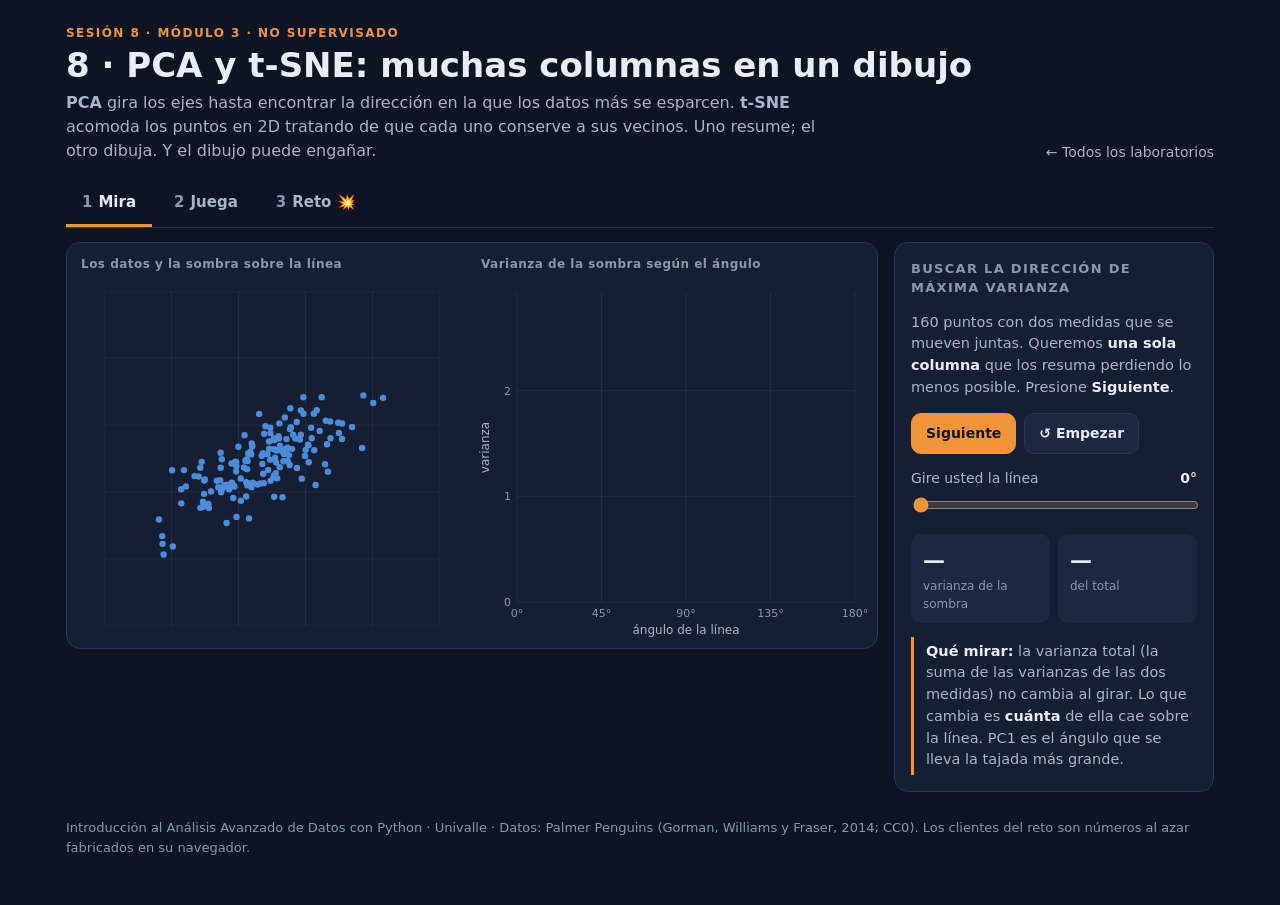
<file: laboratorio/08_pca.html>
<!doctype html>
<html lang="es">
<head>
<meta charset="utf-8">
<meta name="viewport" content="width=device-width, initial-scale=1">
<title>8 · PCA y t-SNE · Laboratorio</title>
<link rel="stylesheet" href="lab.css">
<style>:root { --acento: var(--m3); }
.leyenda { display: flex; gap: 14px; font-size: 12.5px; color: var(--suave); margin: 6px 4px 0; flex-wrap: wrap; }
.leyenda i { display: inline-block; width: 10px; height: 10px; border-radius: 50%; margin-right: 5px; vertical-align: -1px; }
.oculto { display: none !important; }</style>
</head>
<body>
<div class="envoltura">
  <header class="lab">
    <div>
      <div class="chip">Sesión 8 · Módulo 3 · No supervisado</div>
      <h1>8 · PCA y t-SNE: muchas columnas en un dibujo</h1>
      <p class="sub"><b>PCA</b> gira los ejes hasta encontrar la dirección en la que los datos más se esparcen. <b>t-SNE</b> acomoda los puntos en 2D tratando de que cada uno conserve a sus vecinos. Uno resume; el otro dibuja. Y el dibujo puede engañar.</p>
    </div>
    <a class="volver" href="index.html">← Todos los laboratorios</a>
  </header>

  <nav class="pestanas" role="tablist">
    <button data-v="mira"><span class="n">1</span>Mira</button>
    <button data-v="juega"><span class="n">2</span>Juega</button>
    <button data-v="reto"><span class="n">3</span>Reto 💥</button>
  </nav>

  <!-- ===================== MIRA ===================== -->
  <section class="vista" id="mira">
    <div class="lienzo"><div class="doble">
      <div><div class="etiqueta-lienzo">Los datos y la sombra sobre la línea</div><canvas id="c-mira"></canvas></div>
      <div><div class="etiqueta-lienzo">Varianza de la sombra según el ángulo</div><canvas id="c-curva"></canvas></div>
    </div></div>
    <aside class="panel">
      <h3>Buscar la dirección de máxima varianza</h3>
      <p id="m-texto"></p>
      <div class="botones">
        <button class="b primario" id="m-sig">Siguiente</button>
        <button class="b" id="m-reset">↺ Empezar</button>
      </div>
      <div class="control"><label><span>Gire usted la línea</span> <output id="m-ang-o">0°</output></label>
        <input type="range" id="m-ang" min="0" max="179" value="0"></div>
      <div class="cifras">
        <div class="cifra"><div class="v" id="m-var">—</div><div class="e">varianza de la sombra</div></div>
        <div class="cifra"><div class="v" id="m-pct">—</div><div class="e">del total</div></div>
      </div>
      <p class="mirar"><b>Qué mirar:</b> la varianza total (la suma de las varianzas de las dos medidas) no cambia al girar. Lo que cambia es <b>cuánta</b> de ella cae sobre la línea. PC1 es el ángulo que se lleva la tajada más grande.</p>
    </aside>
  </section>

  <!-- ===================== JUEGA ===================== -->
  <section class="vista" id="juega">
    <div class="lienzo"><div class="etiqueta-lienzo" id="j-etq"></div><canvas id="c-juega"></canvas>
      <div class="leyenda" id="j-ley"></div></div>
    <aside class="panel">
      <h3>342 pingüinos, 4 medidas</h3>
      <p>Pico largo, pico alto, aleta y masa, <b>escaladas</b> (z). Ningún método ve la especie: el color solo sirve para revisar después.</p>
      <div class="opciones" id="j-modo">
        <button data-v="pca" aria-pressed="true">PCA</button>
        <button data-v="tsne">t-SNE</button>
      </div>
      <div id="j-ctl-tsne" class="oculto" style="display:flex;flex-direction:column;gap:12px">
        <div class="control"><label><span><i>Perplexity</i> (≈ vecinos que mira cada punto)</span> <output id="j-perp-o">30</output></label>
          <input type="range" id="j-perp" min="0" max="5" value="3"></div>
        <div class="botones"><button class="b" id="j-sem">↺ Otra semilla</button></div>
      </div>
      <label class="check"><input type="checkbox" id="j-color" checked> Colorear por especie</label>
      <div class="cifras" id="j-cifras"></div>
      <p class="mirar" id="j-mirar"></p>
    </aside>
  </section>

  <!-- ===================== RETO ===================== -->
  <section class="vista" id="reto">
    <div class="lienzo"><div class="etiqueta-lienzo" id="r-etq">t-SNE de 300 clientes con 10 medidas cada uno (perplexity 2)</div><canvas id="c-reto"></canvas></div>
    <aside class="panel">
      <h3>Prediga antes de correr</h3>
      <div class="reto">
        <p class="pregunta">Un analista le pasa este dibujo: 300 clientes, 10 medidas, reducidos a 2D con t-SNE. "Miren, hay segmentos". ¿Cuántos grupos de clientes hay <b>de verdad</b> en los datos?</p>
        <div class="opciones" id="r-ops">
          <button data-v="1">Ninguno</button>
          <button data-v="pocos">2 a 4</button>
          <button data-v="varios">5 a 10</button>
          <button data-v="muchos">Más de 10</button>
        </div>
        <div class="botones" style="margin-top:10px"><button class="b primario" id="r-ver" disabled>Revelar cómo se fabricaron</button></div>
        <div class="respuesta" id="r-resp"></div>
      </div>
      <div class="reto oculto" id="r-paso2">
        <p class="pregunta">Ahora usted: ¿sobreviven los "grupos" si cambia la perplexity o la semilla? ¿Y con PCA?</p>
        <div class="opciones" id="r-modo">
          <button data-v="tsne" aria-pressed="true">t-SNE</button>
          <button data-v="pca">PCA</button>
        </div>
        <div class="control" id="r-ctl-perp" style="margin-top:10px"><label><span><i>Perplexity</i></span> <output id="r-perp-o">2</output></label>
          <input type="range" id="r-perp" min="0" max="5" value="0"></div>
        <div class="botones"><button class="b" id="r-sem">↺ Otra semilla</button></div>
        <div class="respuesta" id="r-resp2"></div>
      </div>
    </aside>
  </section>

  <footer class="lab">Introducción al Análisis Avanzado de Datos con Python · Univalle · Datos: Palmer Penguins (Gorman, Williams y Fraser, 2014; CC0). Los clientes del reto son números al azar fabricados en su navegador.</footer>
</div>

<script src="lab.js"></script>
<script src="pinguinos.js"></script>
<script>
"use strict";
// ------------------------------------------------------------ álgebra pequeña
const media = (X) => X[0].map((_, d) => X.reduce((s, x) => s + x[d], 0) / X.length);
function covarianza(X) { const m = media(X), p = m.length, C = Array.from({ length: p }, () => new Array(p).fill(0));
  X.forEach((x) => { for (let a = 0; a < p; a++) for (let b = 0; b < p; b++) C[a][b] += (x[a] - m[a]) * (x[b] - m[b]); });
  return C.map((f) => f.map((v) => v / (X.length - 1))); }
function jacobi(A0) {                 // autovalores y autovectores de una matriz simétrica (PCA = esto)
  const n = A0.length, A = A0.map((f) => f.slice()), V = A.map((_, i) => A.map((_, j) => (i === j ? 1 : 0)));
  for (let barrido = 0; barrido < 60; barrido++) {
    let off = 0; for (let i = 0; i < n; i++) for (let j = i + 1; j < n; j++) off += A[i][j] ** 2; if (off < 1e-18) break;
    for (let p = 0; p < n; p++) for (let q = p + 1; q < n; q++) { if (Math.abs(A[p][q]) < 1e-15) continue;
      const th = (A[q][q] - A[p][p]) / (2 * A[p][q]), t = Math.sign(th || 1) / (Math.abs(th) + Math.sqrt(th * th + 1)), c = 1 / Math.sqrt(t * t + 1), s = t * c;
      for (let k = 0; k < n; k++) { const akp = A[k][p], akq = A[k][q]; A[k][p] = c * akp - s * akq; A[k][q] = s * akp + c * akq; }
      for (let k = 0; k < n; k++) { const apk = A[p][k], aqk = A[q][k]; A[p][k] = c * apk - s * aqk; A[q][k] = s * apk + c * aqk; }
      for (let k = 0; k < n; k++) { const vkp = V[k][p], vkq = V[k][q]; V[k][p] = c * vkp - s * vkq; V[k][q] = s * vkp + c * vkq; } }
  }
  return A.map((f, i) => ({ l: f[i], v: V.map((r) => r[i]) })).sort((a, b) => b.l - a.l);
}
function pca(X) { const m = media(X), E = jacobi(covarianza(X)), tot = E.reduce((s, e) => s + e.l, 0);
  E.forEach((e) => { const k = e.v.reduce((a, b, i) => (Math.abs(b) > Math.abs(e.v[a]) ? i : a), 0); if (e.v[k] < 0) e.v = e.v.map((v) => -v); });  // signo estable
  return { E, ratio: E.map((e) => e.l / tot), T: X.map((x) => E.slice(0, 2).map((e) => e.v.reduce((s, w, d) => s + w * (x[d] - m[d]), 0))) }; }
const zscore = (X) => { const m = media(X), s = m.map((_, d) => Math.sqrt(X.reduce((a, x) => a + (x[d] - m[d]) ** 2, 0) / X.length));
  return X.map((x) => x.map((v, d) => (v - m[d]) / s[d])); };

// ------------------------------------------------------------ t-SNE exacto (el mismo de scikit-learn, sin atajos)
function tsneIniciar(X, perp, sem) {
  const n = X.length, D = new Float64Array(n * n), P = new Float64Array(n * n), H = Math.log(perp), fila = new Float64Array(n);
  for (let i = 0; i < n; i++) for (let j = i + 1; j < n; j++) { let s = 0; for (let d = 0; d < X[i].length; d++) s += (X[i][d] - X[j][d]) ** 2; D[i * n + j] = D[j * n + i] = s; }
  for (let i = 0; i < n; i++) {         // ancho de la campana de cada punto: el que da "perp" vecinos efectivos
    let beta = 1, bmin = -Infinity, bmax = Infinity;
    for (let t = 0; t < 80; t++) {
      let sum = 0, sdp = 0; for (let j = 0; j < n; j++) { const v = j === i ? 0 : Math.exp(-D[i * n + j] * beta); fila[j] = v; sum += v; sdp += v * D[i * n + j]; }
      sum = Math.max(sum, 1e-300); const Hc = Math.log(sum) + beta * sdp / sum;
      if (Math.abs(Hc - H) < 1e-5) break;
      if (Hc > H) { bmin = beta; beta = bmax === Infinity ? beta * 2 : (beta + bmax) / 2; } else { bmax = beta; beta = bmin === -Infinity ? beta / 2 : (beta + bmin) / 2; }
    }
    const s = fila.reduce((a, b) => a + b, 0) || 1; for (let j = 0; j < n; j++) P[i * n + j] = fila[j] / s;
  }
  for (let i = 0; i < n; i++) for (let j = i + 1; j < n; j++) { const v = Math.max((P[i * n + j] + P[j * n + i]) / (2 * n), 1e-12); P[i * n + j] = P[j * n + i] = v; }
  const r = azar(sem), Y = new Float64Array(2 * n); for (let k = 0; k < 2 * n; k++) Y[k] = 1e-4 * r.normal();   // init='random'
  return { n, P, Y, U: new Float64Array(2 * n), G: new Float64Array(2 * n).fill(1), it: 0, lr: Math.max(n / 12 / 4, 50), num: new Float64Array(n * n) };
}
const TSNE_ITS = 750;
function tsnePaso(T) {
  const { n, P, Y, U, G, num } = T, ex = T.it < 250 ? 12 : 1, mom = T.it < 250 ? 0.5 : 0.8; let Z = 0;
  for (let i = 0; i < n; i++) for (let j = i + 1; j < n; j++) { const dx = Y[2 * i] - Y[2 * j], dy = Y[2 * i + 1] - Y[2 * j + 1], q = 1 / (1 + dx * dx + dy * dy);
    num[i * n + j] = num[j * n + i] = q; Z += 2 * q; }
  for (let i = 0; i < n; i++) { let gx = 0, gy = 0;
    for (let j = 0; j < n; j++) { if (i === j) continue; const q = num[i * n + j], m = (ex * P[i * n + j] - q / Z) * q;
      gx += m * (Y[2 * i] - Y[2 * j]); gy += m * (Y[2 * i + 1] - Y[2 * j + 1]); }
    [4 * gx, 4 * gy].forEach((g, d) => { const k = 2 * i + d; G[k] = Math.sign(g) !== Math.sign(U[k]) ? G[k] + 0.2 : Math.max(G[k] * 0.8, 0.01);
      U[k] = mom * U[k] - T.lr * G[k] * g; }); }
  let mx = 0, my = 0; for (let i = 0; i < n; i++) { Y[2 * i] += U[2 * i]; Y[2 * i + 1] += U[2 * i + 1]; mx += Y[2 * i]; my += Y[2 * i + 1]; }
  for (let i = 0; i < n; i++) { Y[2 * i] -= mx / n; Y[2 * i + 1] -= my / n; }
  T.it++;
}
// Corre t-SNE animado: unas iteraciones por cuadro; "dibujar" recibe el estado. Devuelve una función para cancelar.
function tsneAnimar(T, dibujar, alTerminar, porCuadro = 12) {
  let vivo = true;
  const cuadro = () => { if (!vivo) return; for (let k = 0; k < porCuadro && T.it < TSNE_ITS; k++) tsnePaso(T); dibujar(T);
    if (T.it < TSNE_ITS) requestAnimationFrame(cuadro); else if (alTerminar) alTerminar(T); };
  requestAnimationFrame(cuadro); return () => (vivo = false);
}
// Dibuja coordenadas 2D cualesquiera, encuadradas en el lienzo.
function nube2D(L, pts, colores, r = 3.4) {
  const { ctx } = L; ctx.clearRect(0, 0, L.w, L.h); const m = 18;
  let x0 = Infinity, x1 = -Infinity, y0 = Infinity, y1 = -Infinity; pts.forEach(([x, y]) => { x0 = Math.min(x0, x); x1 = Math.max(x1, x); y0 = Math.min(y0, y); y1 = Math.max(y1, y); });
  const lado = Math.max(x1 - x0, y1 - y0) || 1, k = Math.min(L.w, L.h) - 2 * m, cx = (x0 + x1) / 2, cy = (y0 + y1) / 2;
  pts.forEach(([x, y], i) => punto(ctx, L.w / 2 + (x - cx) / lado * k, L.h / 2 - (y - cy) / lado * k, r, colores[i]));
}
const PERPS = [2, 3, 5, 10, 30, 50, 100];

// ------------------------------------------------------------ MIRA: girar la línea
const LM = lienzo("c-mira", 0.92), LC = lienzo("c-curva", 0.92);
const NUBE = (() => { const r = azar(8), a = 32 * Math.PI / 180, P = [];
  for (let i = 0; i < 160; i++) { const u = 1.75 * r.normal(), v = 0.5 * r.normal(); P.push([5 + u * Math.cos(a) - v * Math.sin(a), 5 + u * Math.sin(a) + v * Math.cos(a)]); }
  return P; })();
const CEN = media(NUBE), COV = covarianza(NUBE), VTOT = COV[0][0] + COV[1][1];
const varSombra = (gr) => { const t = gr * Math.PI / 180, c = Math.cos(t), s = Math.sin(t); return c * c * COV[0][0] + 2 * c * s * COV[0][1] + s * s * COV[1][1]; };
const PC1 = (() => { let b = 0; for (let g = 0; g < 180; g += 0.1) if (varSombra(g) > varSombra(b)) b = g; return b; })();
const SM = { paso: 0, ang: 0, barrido: -1, rot: 0, anim: null };
const TEXTOS_M = [
  "160 puntos con dos medidas que se mueven juntas. Queremos <b>una sola columna</b> que los resuma perdiendo lo menos posible. Presione <b>Siguiente</b>.",
  "<b>1. Una línea cualquiera.</b> Cada punto proyecta su <b>sombra</b> sobre la línea (el trazo fino). La nueva columna sería la posición de cada sombra sobre la línea.",
  "<b>2. Girar.</b> Al girar la línea, las sombras se estiran y se encogen. A la derecha se va dibujando la varianza de la sombra para cada ángulo.",
  "<b>3. PC1.</b> El ángulo donde las sombras quedan <b>más esparcidas</b> (máxima varianza). Esa dirección es el primer componente principal.",
  "<b>4. PC2.</b> Perpendicular a PC1: recoge lo que sobró. Con 2 medidas hay 2 componentes y entre los dos suman el 100 %.",
  "<b>5. Los ejes nuevos.</b> PCA gira los datos para que PC1 quede horizontal. Si se queda solo con PC1, conserva el <b>" + pct(varSombra(PC1) / VTOT) + "</b> de la varianza en una sola columna.",
];
function marcoM(L) { const m = 12, lado = Math.min(L.w, L.h) - 2 * m, ox = (L.w - lado) / 2, oy = (L.h - lado) / 2;
  return { sx: escala(0, 10, ox, ox + lado), sy: escala(0, 10, oy + lado, oy) }; }
function linea(ctx, s, gr, color, ancho, etiqueta) {
  const t = gr * Math.PI / 180, ux = Math.cos(t), uy = Math.sin(t), R = 7;
  ctx.strokeStyle = color; ctx.lineWidth = ancho; ctx.beginPath(); ctx.moveTo(s.sx(CEN[0] - R * ux), s.sy(CEN[1] - R * uy)); ctx.lineTo(s.sx(CEN[0] + R * ux), s.sy(CEN[1] + R * uy)); ctx.stroke();
  if (etiqueta) { ctx.fillStyle = color; ctx.font = "bold 13px Inter, system-ui"; ctx.textAlign = "center";
    const ex = Math.min(9.4, Math.max(0.6, CEN[0] + 4.3 * ux)), ey = Math.min(9.4, Math.max(0.6, CEN[1] + 4.3 * uy)); ctx.fillText(etiqueta, s.sx(ex) + 12, s.sy(ey) - 8); }
}
function mDibujar() {
  if (!LM.w) return; const { ctx } = LM; ctx.clearRect(0, 0, LM.w, LM.h); const s = marcoM(LM);
  ctx.save(); ctx.beginPath(); ctx.rect(s.sx(0), s.sy(10), s.sx(10) - s.sx(0), s.sy(0) - s.sy(10)); ctx.clip();
  const rot = SM.rot * PC1 * Math.PI / 180, cr = Math.cos(-rot), sr = Math.sin(-rot);
  const pts = NUBE.map(([x, y]) => { const dx = x - CEN[0], dy = y - CEN[1]; return [CEN[0] + dx * cr - dy * sr, CEN[1] + dx * sr + dy * cr]; });
  ctx.strokeStyle = COL.rejilla; ctx.lineWidth = 1; for (let v = 0; v <= 10; v += 2) { ctx.beginPath(); ctx.moveTo(s.sx(v), s.sy(0)); ctx.lineTo(s.sx(v), s.sy(10)); ctx.moveTo(s.sx(0), s.sy(v)); ctx.lineTo(s.sx(10), s.sy(v)); ctx.stroke(); }
  if (SM.paso >= 1 && SM.paso < 5) {
    const t = SM.ang * Math.PI / 180, ux = Math.cos(t), uy = Math.sin(t);
    pts.forEach(([x, y]) => { const k = (x - CEN[0]) * ux + (y - CEN[1]) * uy, fx = CEN[0] + k * ux, fy = CEN[1] + k * uy;
      ctx.strokeStyle = "rgba(240,149,58,.28)"; ctx.lineWidth = 0.8; ctx.beginPath(); ctx.moveTo(s.sx(x), s.sy(y)); ctx.lineTo(s.sx(fx), s.sy(fy)); ctx.stroke(); });
    linea(ctx, s, SM.ang, COL.m3, 2.5, SM.paso >= 3 && Math.abs(SM.ang - PC1) < 0.6 ? "PC1" : "");
    pts.forEach(([x, y]) => { const k = (x - CEN[0]) * ux + (y - CEN[1]) * uy; punto(ctx, s.sx(CEN[0] + k * ux), s.sy(CEN[1] + k * uy), 2.2, "#F6C08A"); });
    if (SM.paso >= 4) linea(ctx, s, PC1 + 90, COL.m4, 2.2, "PC2");
  }
  if (SM.paso === 5) { linea(ctx, s, PC1 * (1 - SM.rot), COL.m3, 2.5, SM.rot > 0.99 ? "PC1" : ""); linea(ctx, s, PC1 * (1 - SM.rot) + 90, COL.m4, 2.2, SM.rot > 0.99 ? "PC2" : ""); }
  pts.forEach(([x, y]) => punto(ctx, s.sx(x), s.sy(y), 3.2, SM.paso >= 1 && SM.paso < 5 ? "rgba(76,141,219,.55)" : COL.azul));
  ctx.restore();
  // curva
  if (!LC.w) return; const g = LC.ctx; g.clearRect(0, 0, LC.w, LC.h); LC.margen = { l: 40, r: 12, t: 14, b: 36 }; const m = LC.margen;
  const vmax = varSombra(PC1) * 1.12, sx = escala(0, 180, m.l, LC.w - m.r), sy = escala(0, vmax, LC.h - m.b, m.t);
  ejes(LC, sx, sy, { xt: [0, 45, 90, 135, 180], fx: (v) => v + "°", yt: [0, 1, 2, 3].filter((v) => v < vmax), fy: (v) => fmt(v, 0), xl: "ángulo de la línea", yl: "varianza" });
  const hasta = SM.paso === 0 ? -1 : SM.paso === 1 ? SM.ang : SM.paso === 2 ? SM.barrido : 179.9;
  if (hasta >= 0) { g.strokeStyle = COL.m3; g.lineWidth = 2.5; g.beginPath(); for (let a = 0; a <= hasta + 1e-9; a += 1) (a ? g.lineTo(sx(a), sy(varSombra(a))) : g.moveTo(sx(a), sy(varSombra(a)))); g.stroke(); }
  if (SM.paso >= 3) { g.setLineDash([4, 4]); g.strokeStyle = COL.m3; g.lineWidth = 1; g.beginPath(); g.moveTo(sx(PC1), m.t); g.lineTo(sx(PC1), LC.h - m.b); g.stroke(); g.setLineDash([]);
    g.fillStyle = COL.m3; g.font = "bold 12px Inter, system-ui"; g.textAlign = PC1 > 120 ? "right" : "left"; g.fillText("PC1 · " + fmt(PC1, 0) + "°", sx(PC1) + (PC1 > 120 ? -6 : 6), m.t + 12); }
  if (SM.paso >= 4) { const a2 = (PC1 + 90) % 180; punto(g, sx(a2), sy(varSombra(a2)), 5, COL.m4); g.fillStyle = COL.m4; g.textAlign = "center"; g.fillText("PC2", sx(a2), sy(varSombra(a2)) - 10); }
  if (SM.paso >= 1 && SM.paso < 5) punto(g, sx(SM.ang), sy(varSombra(SM.ang)), 5.5, "#FFFFFF", COL.m3);
  // cifras
  const a = SM.paso >= 1 ? (SM.paso === 5 ? PC1 : SM.ang) : null;
  document.getElementById("m-var").textContent = a === null ? "—" : fmt(varSombra(a), 2);
  document.getElementById("m-pct").textContent = a === null ? "—" : pct(varSombra(a) / VTOT);
}
LM.alDibujar = LC.alDibujar = mDibujar;
function mPonerAng(a) { SM.ang = a; document.getElementById("m-ang").value = Math.round(a); document.getElementById("m-ang-o").textContent = fmt(a, 0) + "°"; }
function mAnimar(desde, hasta, dur, alPaso, fin) {
  if (SM.anim) cancelAnimationFrame(SM.anim); const t0 = performance.now();
  const f = (t) => { const a = Math.min(1, (t - t0) / dur), e = a < .5 ? 2 * a * a : 1 - Math.pow(-2 * a + 2, 2) / 2; alPaso(desde + (hasta - desde) * e); mDibujar();
    if (a < 1) SM.anim = requestAnimationFrame(f); else { SM.anim = null; if (fin) fin(); } };
  SM.anim = requestAnimationFrame(f);
}
function mIr(p) {
  SM.paso = p; document.getElementById("m-texto").innerHTML = TEXTOS_M[p]; document.getElementById("m-sig").disabled = p >= 5;
  document.getElementById("m-ang").disabled = p === 5;
  if (p === 0) { SM.rot = 0; mPonerAng(0); mDibujar(); }
  else if (p === 1) { SM.rot = 0; mPonerAng(0); mDibujar(); }
  else if (p === 2) { SM.barrido = 0; mAnimar(0, 179, 3200, (a) => { SM.barrido = a; mPonerAng(a); }); }
  else if (p === 3) { const d = SM.ang; mAnimar(d, PC1, 900, (a) => mPonerAng(a)); }
  else if (p === 4) { mPonerAng(PC1); mDibujar(); }
  else if (p === 5) { mAnimar(0, 1, 1400, (v) => (SM.rot = v)); }
}
document.getElementById("m-sig").onclick = () => { if (SM.paso < 5) mIr(SM.paso + 1); };
document.getElementById("m-reset").onclick = () => { if (SM.anim) cancelAnimationFrame(SM.anim); SM.anim = null; mIr(0); };
document.getElementById("m-ang").oninput = (e) => { if (SM.anim) { cancelAnimationFrame(SM.anim); SM.anim = null; }
  if (SM.paso === 0 || SM.paso === 2) { SM.paso = SM.paso === 0 ? 1 : 3; document.getElementById("m-texto").innerHTML = SM.paso === 1 ? TEXTOS_M[1] :
    "Busque usted el ángulo donde la varianza de la sombra es <b>máxima</b>. Luego presione <b>Siguiente</b> para ver PC2."; document.getElementById("m-sig").disabled = false; }
  mPonerAng(+e.target.value); mDibujar(); };

// ------------------------------------------------------------ JUEGA: pingüinos con PCA y t-SNE
const LJ = lienzo("c-juega", 0.7);
const PX = PINGUINOS.map((p) => p.slice(0, 4)), PY = PINGUINOS.map((p) => p[4]), PZ = zscore(PX);
const PCA_P = pca(PZ), VARS = ["pico largo", "pico alto", "aleta", "masa"];
const ESPECIES = ["Adelie", "Chinstrap", "Gentoo"], COL_ESP = ["#E8C547", "#D96FB0", "#4FC3C9"];
const SJ = { modo: "pca", perp: 30, sem: 1, T: null, parar: null };
const colJ = () => PY.map((e) => (document.getElementById("j-color").checked ? COL_ESP[e] : "#8A97B0"));
function leyendaEsp(id, ver) { document.getElementById(id).innerHTML = ver ? ESPECIES.map((e, j) => `<span><i style="background:${COL_ESP[j]}"></i>${e}</span>`).join("") : ""; }
function cifras(id, pares) { document.getElementById(id).innerHTML = pares.map(([v, e]) => `<div class="cifra"><div class="v">${v}</div><div class="e">${e}</div></div>`).join(""); }
function jDibujarPCA() {
  if (!LJ.w) return; const { ctx } = LJ; ctx.clearRect(0, 0, LJ.w, LJ.h); LJ.margen = { l: 46, r: 14, t: 14, b: 40 }; const m = LJ.margen;
  const sx = escala(-3.6, 4.2, m.l, LJ.w - m.r), sy = escala(-3, 3, LJ.h - m.b, m.t);
  ejes(LJ, sx, sy, { xt: [-3, -2, -1, 0, 1, 2, 3, 4], yt: [-2, -1, 0, 1, 2], xl: `PC1 (${pct(PCA_P.ratio[0])} de la varianza)`, yl: `PC2 (${pct(PCA_P.ratio[1])})` });
  const C = colJ(); PCA_P.T.forEach(([a, b], i) => punto(ctx, sx(a), sy(b), 3.3, C[i]));
  PCA_P.E[0].v.forEach((_, d) => { const ax = 2.6 * PCA_P.E[0].v[d], ay = 2.6 * PCA_P.E[1].v[d];   // flechas del biplot: cuánto pesa cada medida en PC1 y PC2
    ctx.strokeStyle = "#FFFFFF"; ctx.fillStyle = "#FFFFFF"; ctx.lineWidth = 2; ctx.beginPath(); ctx.moveTo(sx(0), sy(0)); ctx.lineTo(sx(ax), sy(ay)); ctx.stroke();
    const ang = Math.atan2(sy(ay) - sy(0), sx(ax) - sx(0)); ctx.beginPath(); ctx.moveTo(sx(ax), sy(ay));
    ctx.lineTo(sx(ax) - 9 * Math.cos(ang - .4), sy(ay) - 9 * Math.sin(ang - .4)); ctx.lineTo(sx(ax) - 9 * Math.cos(ang + .4), sy(ay) - 9 * Math.sin(ang + .4)); ctx.fill();
    ctx.font = "bold 12.5px Inter, system-ui"; ctx.textAlign = ax >= 0 ? "left" : "right"; ctx.fillText(VARS[d], sx(ax) + (ax >= 0 ? 6 : -6), sy(ay) + (ay >= 0 ? -6 : 14)); });
}
function jDibujar() { if (SJ.modo === "pca") return jDibujarPCA(); if (SJ.T) { const T = SJ.T, P = []; for (let i = 0; i < T.n; i++) P.push([T.Y[2 * i], T.Y[2 * i + 1]]); nube2D(LJ, P, colJ()); }
  if (SJ.T) cifras("j-cifras", [[fmt(SJ.T.it, 0), "iteración"], [SJ.perp, "perplexity"], ["#" + SJ.sem, "semilla"]]); }
LJ.alDibujar = jDibujar;
function jCorrer() {
  if (SJ.parar) SJ.parar(); SJ.parar = null;
  const pca_ = SJ.modo === "pca"; document.getElementById("j-ctl-tsne").classList.toggle("oculto", pca_);
  leyendaEsp("j-ley", document.getElementById("j-color").checked);
  const mi = document.getElementById("j-mirar");
  if (pca_) {
    document.getElementById("j-etq").textContent = "Biplot: los pingüinos sobre PC1 y PC2; las flechas dicen cuánto pesa cada medida";
    cifras("j-cifras", PCA_P.ratio.map((r, k) => [pct(r), "PC" + (k + 1)]));
    mi.innerHTML = "<b>Qué mirar:</b> PC1 se lleva casi el 70 % y apunta hacia aleta, masa y pico largo: es el <b>tamaño</b> del pingüino. PC2 es casi solo el pico alto. Gentoo (grande) queda a un lado; Adelie y Chinstrap se separan menos. PCA es una <b>fórmula cerrada</b>: siempre da el mismo dibujo.";
    jDibujarPCA(); return;
  }
  document.getElementById("j-etq").textContent = "t-SNE de los mismos 342 pingüinos (corriendo en su navegador)";
  mi.innerHTML = "<b>Qué mirar:</b> t-SNE <b>no tiene ejes</b> que se puedan leer: solo importa quién queda al lado de quién. Mueva la <i>perplexity</i>: con 2 o 3 la nube se rompe en astillas; con 30–50 aparecen las especies. Con <b>Otra semilla</b> los grupos cambian de lugar y de forma, pero los vecinos se mantienen.";
  SJ.T = tsneIniciar(PZ, SJ.perp, SJ.sem); SJ.parar = tsneAnimar(SJ.T, jDibujar);
}
opciones("j-modo", (v) => { SJ.modo = v; jCorrer(); });
document.getElementById("j-perp").oninput = (e) => { SJ.perp = PERPS[+e.target.value + 1]; document.getElementById("j-perp-o").textContent = SJ.perp; jCorrer(); };
document.getElementById("j-sem").onclick = () => { SJ.sem += 1; jCorrer(); };
document.getElementById("j-color").onchange = () => { leyendaEsp("j-ley", document.getElementById("j-color").checked); jDibujar(); };

// ------------------------------------------------------------ RETO: grupos que no existen
const LR = lienzo("c-reto", 0.7);
const RUIDO = (() => { const r = azar(2026); return Array.from({ length: 300 }, () => Array.from({ length: 10 }, () => r.normal())); })();
const PCA_R = pca(RUIDO);
const SR = { visto: false, elegido: null, modo: "tsne", perp: 2, sem: 1, T: null, parar: null, listo: false };
function rDibujar() {
  if (!LR.w) return;
  if (SR.modo === "pca") { nube2D(LR, PCA_R.T, PCA_R.T.map(() => COL.m3), 3.2); return; }
  if (!SR.T) return; const T = SR.T, P = []; for (let i = 0; i < T.n; i++) P.push([T.Y[2 * i], T.Y[2 * i + 1]]); nube2D(LR, P, P.map(() => COL.m3), 3.2);
}
LR.alDibujar = rDibujar;
function rCorrer(animar) {
  if (SR.parar) SR.parar(); SR.parar = null;
  document.getElementById("r-etq").textContent = SR.modo === "pca"
    ? `PCA de los mismos 300 clientes (PC1 ${pct(PCA_R.ratio[0])}, PC2 ${pct(PCA_R.ratio[1])})`
    : `t-SNE de 300 clientes con 10 medidas cada uno (perplexity ${SR.perp}, semilla #${SR.sem})`;
  if (SR.modo === "pca") return rDibujar();
  SR.T = tsneIniciar(RUIDO, SR.perp, SR.sem);
  if (animar) SR.parar = tsneAnimar(SR.T, rDibujar);
  else { while (SR.T.it < TSNE_ITS) tsnePaso(SR.T); rDibujar(); }
}
opciones("r-ops", (v) => { SR.elegido = v; document.getElementById("r-ver").disabled = false; });
document.getElementById("r-ver").onclick = () => {
  SR.visto = true; const r = document.getElementById("r-resp"), bien = SR.elegido === "1";
  r.innerHTML = (bien ? '<span class="ok">Exacto: ninguno.</span> ' : '<span class="no">Sorpresa: ninguno.</span> ') +
    "Los 300 \"clientes\" son <b>números al azar</b>: cada una de sus 10 medidas sale de la misma campana, sin grupos de ningún tipo. " +
    "Con perplexity 2, t-SNE solo mira a los 2 o 3 vecinos más cercanos de cada punto, y en el ruido siempre hay vecinos un poco más cercanos que otros: los <b>exagera</b> hasta formar islotes. " +
    "Un t-SNE con \"grupos\" <b>no prueba</b> que haya grupos.";
  r.classList.add("visible"); document.getElementById("r-paso2").classList.remove("oculto");
  document.getElementById("r-resp2").innerHTML = "<b>Cómo no caer:</b> (1) mire primero con <b>PCA</b>, que no inventa: aquí es una sola nube redonda y ningún componente se destaca (PC1 recoge apenas el " + pct(PCA_R.ratio[0]) + "). (2) Cambie la <i>perplexity</i> y la semilla: grupos reales sobreviven (como las especies de pingüinos en <b>Juega</b>); estos islotes cambian cada vez. (3) Compare con algo que el método <b>no usó</b> (la especie, una etiqueta conocida). Y nunca lea distancias ni tamaños de grupo en un t-SNE.";
  document.getElementById("r-resp2").classList.add("visible");
};
opciones("r-modo", (v) => { SR.modo = v; document.getElementById("r-ctl-perp").style.display = v === "pca" ? "none" : ""; rCorrer(true); });
document.getElementById("r-perp").oninput = (e) => { SR.perp = PERPS[+e.target.value]; document.getElementById("r-perp-o").textContent = SR.perp; rCorrer(true); };
document.getElementById("r-sem").onclick = () => { SR.sem += 1; rCorrer(true); };

pestanas((id) => { [LM, LC, LJ, LR].forEach((L) => L.ajustar());
  if (id === "reto" && !SR.listo) { SR.listo = true; rCorrer(false); }
  if (id === "juega" && !SJ.listo) { SJ.listo = true; jCorrer(); } });
mIr(0);
</script>
</body>
</html>
</file>
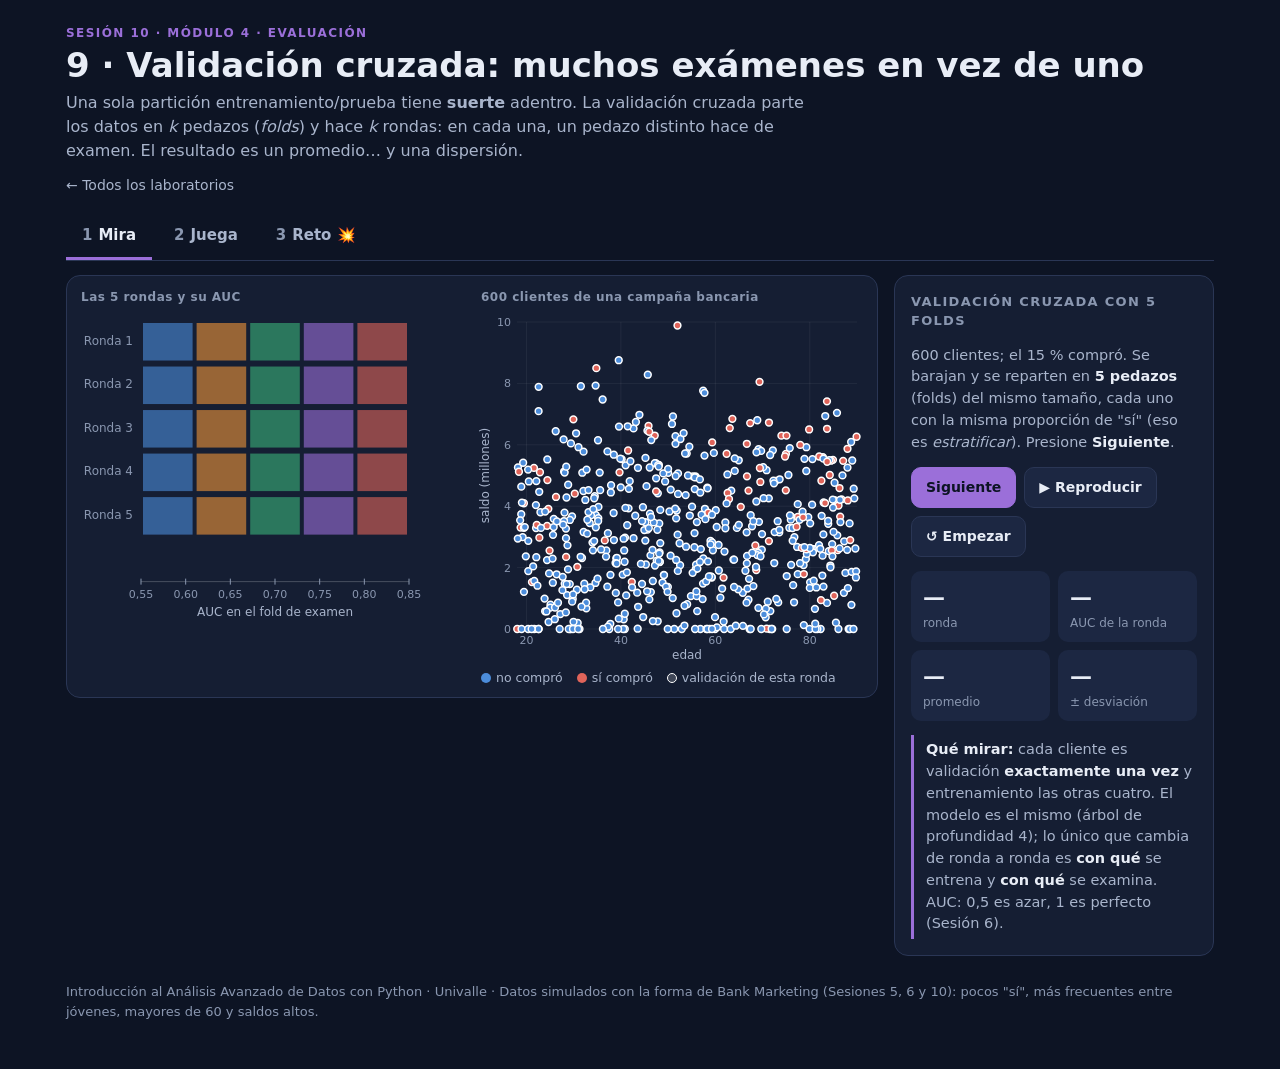
<file: laboratorio/09_validacion.html>
<!doctype html>
<html lang="es">
<head>
<meta charset="utf-8">
<meta name="viewport" content="width=device-width, initial-scale=1">
<title>9 · Validación cruzada · Laboratorio</title>
<link rel="stylesheet" href="lab.css">
<style>:root { --acento: var(--m4); }
.leyenda { display: flex; gap: 14px; font-size: 12.5px; color: var(--suave); margin: 6px 4px 0; flex-wrap: wrap; }
.leyenda i { display: inline-block; width: 10px; height: 10px; border-radius: 50%; margin-right: 5px; vertical-align: -1px; }
.leyenda i.cuadro { border-radius: 2px; }
.oculto { display: none !important; }</style>
</head>
<body>
<div class="envoltura">
  <header class="lab">
    <div>
      <div class="chip">Sesión 10 · Módulo 4 · Evaluación</div>
      <h1>9 · Validación cruzada: muchos exámenes en vez de uno</h1>
      <p class="sub">Una sola partición entrenamiento/prueba tiene <b>suerte</b> adentro. La validación cruzada parte los datos en <i>k</i> pedazos (<i>folds</i>) y hace <i>k</i> rondas: en cada una, un pedazo distinto hace de examen. El resultado es un promedio… y una dispersión.</p>
    </div>
    <a class="volver" href="index.html">← Todos los laboratorios</a>
  </header>

  <nav class="pestanas" role="tablist">
    <button data-v="mira"><span class="n">1</span>Mira</button>
    <button data-v="juega"><span class="n">2</span>Juega</button>
    <button data-v="reto"><span class="n">3</span>Reto 💥</button>
  </nav>

  <!-- ===================== MIRA ===================== -->
  <section class="vista" id="mira">
    <div class="lienzo"><div class="doble">
      <div><div class="etiqueta-lienzo">Las 5 rondas y su AUC</div><canvas id="c-m-esq"></canvas></div>
      <div><div class="etiqueta-lienzo" id="m-etq">600 clientes de una campaña bancaria</div><canvas id="c-m-mapa"></canvas>
        <div class="leyenda"><span><i style="background:#4C8DDB"></i>no compró</span><span><i style="background:#E0645A"></i>sí compró</span><span><i style="background:rgba(255,255,255,.18);border:1px solid #fff"></i>validación de esta ronda</span></div></div>
    </div></div>
    <aside class="panel">
      <h3>Validación cruzada con 5 folds</h3>
      <p id="m-texto"></p>
      <div class="botones">
        <button class="b primario" id="m-sig">Siguiente</button>
        <button class="b" id="m-play">▶ Reproducir</button>
        <button class="b" id="m-reset">↺ Empezar</button>
      </div>
      <div class="cifras">
        <div class="cifra"><div class="v" id="m-ronda">—</div><div class="e">ronda</div></div>
        <div class="cifra"><div class="v" id="m-auc">—</div><div class="e">AUC de la ronda</div></div>
        <div class="cifra"><div class="v" id="m-prom">—</div><div class="e">promedio</div></div>
        <div class="cifra"><div class="v" id="m-sd">—</div><div class="e">± desviación</div></div>
      </div>
      <p class="mirar"><b>Qué mirar:</b> cada cliente es validación <b>exactamente una vez</b> y entrenamiento las otras cuatro. El modelo es el mismo (árbol de profundidad 4); lo único que cambia de ronda a ronda es <b>con qué</b> se entrena y <b>con qué</b> se examina. AUC: 0,5 es azar, 1 es perfecto (Sesión 6).</p>
    </aside>
  </section>

  <!-- ===================== JUEGA ===================== -->
  <section class="vista" id="juega">
    <div class="lienzo"><div class="doble">
      <div><div class="etiqueta-lienzo">40 repeticiones con semillas distintas</div><canvas id="c-j-tiras"></canvas></div>
      <div><div class="etiqueta-lienzo" id="j-etq">AUC de cada fold (esta semilla)</div><canvas id="c-j-folds"></canvas></div>
    </div></div>
    <aside class="panel">
      <h3>Una partición contra k</h3>
      <p>Arriba, 40 veces una sola partición 80/20. Abajo, 40 veces el <b>promedio</b> de una validación cruzada. Mismo modelo, mismos datos.</p>
      <div class="opciones" id="j-n">
        <button data-v="150">150 clientes</button>
        <button data-v="600" aria-pressed="true">600</button>
        <button data-v="2400">2 400</button>
      </div>
      <div class="control"><label><span>Número de folds <i>k</i></span> <output id="j-k-o">5</output></label>
        <input type="range" id="j-k" min="0" max="3" value="2"></div>
      <div class="botones"><button class="b primario" id="j-sem">🎲 Otra semilla</button></div>
      <div class="cifras">
        <div class="cifra"><div class="v" id="j-r1">—</div><div class="e">rango, una partición</div></div>
        <div class="cifra"><div class="v" id="j-rk">—</div><div class="e">rango, validación cruzada</div></div>
      </div>
      <p class="mirar" id="j-mirar"></p>
    </aside>
  </section>

  <!-- ===================== RETO ===================== -->
  <section class="vista" id="reto">
    <div class="lienzo"><div class="doble">
      <div><div class="etiqueta-lienzo">AUC prometido y AUC real</div><canvas id="c-r-barras"></canvas></div>
      <div><div class="etiqueta-lienzo" id="r-etq">Dónde quedaron las copias de algunos clientes</div><canvas id="c-r-esq"></canvas></div>
    </div></div>
    <aside class="panel">
      <h3>Prediga antes de correr</h3>
      <div class="reto">
        <p class="pregunta">Solo el <span id="r-tasa">15 %</span> de los clientes compró. Truco muy popular: <b>duplicar</b> filas de "sí" al azar hasta que haya tantas como "no", y después validar con 5 folds. Sin el truco, el árbol profundo da AUC <span id="r-base">0,68</span>. ¿Con los "sí" duplicados?</p>
        <div class="opciones" id="r-ops">
          <button data-v="igual">Más o menos igual</button>
          <button data-v="poco">Algo mejor (+0,03 a +0,08)</button>
          <button data-v="mucho">Mucho mejor (por encima de 0,85)</button>
        </div>
        <div class="botones" style="margin-top:10px"><button class="b primario" id="r-ver" disabled>Validar con los "sí" duplicados</button></div>
        <div class="respuesta" id="r-resp"></div>
      </div>
      <div class="reto oculto" id="r-paso2">
        <p class="pregunta">Antes de celebrar: el 20 % de los clientes se apartó <b>al principio</b> y nadie lo ha tocado. ¿Qué AUC da ahí el árbol entrenado con los duplicados?</p>
        <div class="botones"><button class="b primario" id="r-prueba">Abrir la prueba</button></div>
        <div class="respuesta" id="r-resp2"></div>
      </div>
    </aside>
  </section>

  <footer class="lab">Introducción al Análisis Avanzado de Datos con Python · Univalle · Datos simulados con la forma de Bank Marketing (Sesiones 5, 6 y 10): pocos "sí", más frecuentes entre jóvenes, mayores de 60 y saldos altos.</footer>
</div>

<script src="lab.js"></script>
<script>
"use strict";
// ------------------------------------------------------------ datos: clientes con edad y saldo
function datos(n, sem) { const r = azar(sem), P = [];
  for (let i = 0; i < n; i++) { const e = r.entre(18, 90), s = Math.min(10, Math.max(0, 3 + 2.2 * r.normal()));
    const z = -3 + 1.6 * ((e > 60) || (e < 25)) + 0.35 * (s - 3); P.push({ x: [e, s], y: r() < 1 / (1 + Math.exp(-z)) ? 1 : 0, id: i }); }
  return P; }
function barajar(P, sem) { const r = azar(sem), S = P.slice(); for (let i = S.length - 1; i > 0; i--) { const j = Math.floor(r() * (i + 1)); [S[i], S[j]] = [S[j], S[i]]; } return S; }
function folds(P, k, sem) {   // estratificado: la misma proporción de "sí" en cada fold (StratifiedKFold)
  const S = barajar(P, sem), F = Array.from({ length: k }, () => []); let a = 0, b = 0;
  S.forEach((p) => { if (p.y) F[a++ % k].push(p); else F[b++ % k].push(p); }); return F; }

// ------------------------------------------------------------ árbol CART con Gini (el de la Sesión 1) + AUC
const gini = (n1, n) => (n ? 1 - (n1 / n) ** 2 - (1 - n1 / n) ** 2 : 0);
function mejorCorte(P, minHoja) { let b = null;
  for (let f = 0; f < 2; f++) { const S = P.slice().sort((u, v) => u.x[f] - v.x[f]), n = P.length, n1 = P.reduce((s, p) => s + p.y, 0); let l1 = 0;
    for (let i = 0; i < n - 1; i++) { l1 += S[i].y; if (S[i].x[f] === S[i + 1].x[f]) continue; const nl = i + 1, nr = n - nl; if (nl < minHoja || nr < minHoja) continue;
      const g = (nl * gini(l1, nl) + nr * gini(n1 - l1, nr)) / n; if (!b || g < b.g - 1e-12) b = { f, t: (S[i].x[f] + S[i + 1].x[f]) / 2, g }; } }
  return b; }
function crecer(P, max, minHoja, prof = 0) {
  const n1 = P.reduce((s, p) => s + p.y, 0), nodo = { p: n1 / P.length };
  if (prof >= max || n1 === 0 || n1 === P.length) return nodo;
  const c = mejorCorte(P, minHoja); if (!c || c.g >= gini(n1, P.length) - 1e-12) return nodo;
  nodo.f = c.f; nodo.t = c.t; nodo.izq = crecer(P.filter((p) => p.x[c.f] <= c.t), max, minHoja, prof + 1); nodo.der = crecer(P.filter((p) => p.x[c.f] > c.t), max, minHoja, prof + 1);
  return nodo; }
const pred = (nd, x) => (nd.izq ? pred(x[nd.f] <= nd.t ? nd.izq : nd.der, x) : nd.p);
function auc(T, P) {          // probabilidad de que un "sí" al azar reciba más puntaje que un "no" al azar (empates valen ½)
  const s = P.map((p) => pred(T, p.x)), idx = s.map((_, i) => i).sort((a, b) => s[a] - s[b]), r = new Array(s.length);
  for (let i = 0; i < idx.length;) { let j = i; while (j + 1 < idx.length && s[idx[j + 1]] === s[idx[i]]) j++; for (let k = i; k <= j; k++) r[idx[k]] = (i + j) / 2 + 1; i = j + 1; }
  const n1 = P.reduce((a, p) => a + p.y, 0), n0 = P.length - n1; let sr = 0; P.forEach((p, i) => { if (p.y) sr += r[i]; });
  return (sr - n1 * (n1 + 1) / 2) / (n1 * n0); }
const recall = (T, P) => { const pos = P.filter((p) => p.y); return pos.filter((p) => pred(T, p.x) >= 0.5).length / pos.length; };
const prom = (a) => a.reduce((s, v) => s + v, 0) / a.length, desv = (a) => { const m = prom(a); return Math.sqrt(a.reduce((s, v) => s + (v - m) ** 2, 0) / a.length); };
const ARBOL = { max: 4, min: 5 }, PROFUNDO = { max: 30, min: 10 };
function validar(P, k, sem, mod) { const F = folds(P, k, sem);
  return F.map((va, j) => { const tr = F.flatMap((f, i) => (i === j ? [] : f)); return auc(crecer(tr, mod.max, mod.min), va); }); }

// ------------------------------------------------------------ dibujo del mapa (edad × saldo)
function marcoMapa(L) { L.margen = { l: 40, r: 10, t: 10, b: 34 }; const m = L.margen; return { sx: escala(18, 90, m.l, L.w - m.r), sy: escala(0, 10, L.h - m.b, m.t) }; }
function colorProb(p, a) { const c0 = [76, 141, 219], c1 = [224, 100, 90], q = Math.min(1, p * 2.2);
  return `rgba(${Math.round(c0[0] + (c1[0] - c0[0]) * q)},${Math.round(c0[1] + (c1[1] - c0[1]) * q)},${Math.round(c0[2] + (c1[2] - c0[2]) * q)},${a})`; }
function zonas(L, s, nd, x0 = 18, x1 = 90, y0 = 0, y1 = 10) { const { ctx } = L;
  if (!nd.izq) { ctx.fillStyle = colorProb(nd.p, 0.28); ctx.fillRect(s.sx(x0), s.sy(y1), s.sx(x1) - s.sx(x0), s.sy(y0) - s.sy(y1)); return; }
  if (nd.f === 0) { zonas(L, s, nd.izq, x0, nd.t, y0, y1); zonas(L, s, nd.der, nd.t, x1, y0, y1); } else { zonas(L, s, nd.izq, x0, x1, y0, nd.t); zonas(L, s, nd.der, x0, x1, nd.t, y1); } }
function mapa(L, { tr = [], va = [], T = null }) {
  if (!L.w) return; const { ctx } = L; ctx.clearRect(0, 0, L.w, L.h); const s = marcoMapa(L);
  if (T) zonas(L, s, T);
  ejes(L, s.sx, s.sy, { xt: [20, 40, 60, 80], yt: [0, 2, 4, 6, 8, 10], xl: "edad", yl: "saldo (millones)" });
  tr.forEach((p) => punto(ctx, s.sx(p.x[0]), s.sy(p.x[1]), 2.3, p.y ? "rgba(224,100,90,.35)" : "rgba(76,141,219,.25)"));
  va.forEach((p) => punto(ctx, s.sx(p.x[0]), s.sy(p.x[1]), 3.4, p.y ? COL.rojo : COL.azul, "#FFFFFF"));
}

// ------------------------------------------------------------ MIRA: 5 rondas
const LME = lienzo("c-m-esq", 0.9), LMM = lienzo("c-m-mapa", 0.9);
const DM = datos(600, 11), FM = folds(DM, 5, 3), TASA = prom(DM.map((p) => p.y));
const RONDAS = FM.map((va, j) => { const tr = FM.flatMap((f, i) => (i === j ? [] : f)), T = crecer(tr, ARBOL.max, ARBOL.min); return { va, tr, T, a: auc(T, va) }; });
const SM = { paso: 0, play: null };
const TEXTOS_M = [
  `600 clientes; el ${pct(TASA)} compró. Se barajan y se reparten en <b>5 pedazos</b> (folds) del mismo tamaño, cada uno con la misma proporción de "sí" (eso es <i>estratificar</i>). Presione <b>Siguiente</b>.`,
  ...[1, 2, 3, 4, 5].map((j) => `<b>Ronda ${j}.</b> El fold ${j} se aparta como examen (aros blancos). El árbol se entrena <b>desde cero</b> con los otros cuatro (480 clientes) y se mide en los 120 que no vio.` +
    (j === 2 ? " Mire cómo cambian las zonas del árbol: otros datos, otros cortes." : j === 5 ? " Último fold: ya todos fueron examen una vez." : "")),
  "<b>Resultado.</b> Cinco notas en vez de una. Se reporta el <b>promedio</b> y la <b>desviación</b>: si la desviación es grande, una sola partición habría podido decir casi cualquier cosa. En scikit-learn: <code>cross_val_score(modelo, X, y, cv=5, scoring=\"roc_auc\")</code>.",
];
function mDibujar() {
  const p = SM.paso, j = p >= 1 && p <= 5 ? p - 1 : -1, hechas = RONDAS.slice(0, Math.min(p, 5));
  // esquema
  const L = LME; if (L.w) { const { ctx } = L; ctx.clearRect(0, 0, L.w, L.h);
    const ml = 64, mr = 58, top = 8, alto = L.h * 0.62, fila = alto / 5, ancho = (L.w - ml - mr) / 5;
    ctx.font = "12px Inter, system-ui"; ctx.textBaseline = "middle";
    for (let r = 0; r < 5; r++) { const y = top + r * fila, act = r === j, vista = r < hechas.length;
      ctx.fillStyle = act ? COL.texto : COL.tenue; ctx.textAlign = "right"; ctx.fillText("Ronda " + (r + 1), ml - 8, y + fila / 2);
      for (let c = 0; c < 5; c++) { const x = ml + c * ancho, val = r === c;
        ctx.fillStyle = p === 0 ? COL.grupos[c] + "99" : val ? (vista || act ? COL.m4 : "rgba(155,111,217,.25)") : (vista || act ? "rgba(255,255,255,.16)" : "rgba(255,255,255,.06)");
        ctx.fillRect(x + 2, y + 3, ancho - 4, fila - 6);
        if (val && (vista || act) && p > 0 && ancho >= 60) { ctx.fillStyle = "#0D1424"; ctx.textAlign = "center"; ctx.font = "bold 11px Inter, system-ui"; ctx.fillText("examen", x + ancho / 2, y + fila / 2); ctx.font = "12px Inter, system-ui"; } }
      if (vista) { ctx.fillStyle = COL.texto; ctx.textAlign = "left"; ctx.font = "bold 13px Inter, system-ui"; ctx.fillText(fmt(RONDAS[r].a, 2), L.w - mr + 8, y + fila / 2); ctx.font = "12px Inter, system-ui"; }
      if (act) { ctx.strokeStyle = COL.m4; ctx.lineWidth = 2; ctx.strokeRect(ml - 1, y + 1, 5 * ancho + 2, fila - 2); } }
    ctx.textBaseline = "alphabetic";
    // tira de notas
    const y0 = top + alto + 44, sx = escala(0.55, 0.85, ml, L.w - mr);
    ctx.strokeStyle = COL.eje; ctx.lineWidth = 1; ctx.beginPath(); ctx.moveTo(sx(0.55), y0); ctx.lineTo(sx(0.85), y0); ctx.stroke();
    ctx.fillStyle = COL.tenue; ctx.textAlign = "center"; ctx.font = "11px Inter, system-ui";
    [0.55, 0.6, 0.65, 0.7, 0.75, 0.8, 0.85].forEach((v) => { ctx.fillText(fmt(v, 2), sx(v), y0 + 16); ctx.fillRect(sx(v) - 0.5, y0 - 3, 1, 6); });
    ctx.fillStyle = COL.suave; ctx.font = "12px Inter, system-ui"; ctx.fillText("AUC en el fold de examen", (ml + L.w - mr) / 2, y0 + 34);
    hechas.forEach((r, k) => punto(ctx, sx(r.a), y0 - 10, 6, k === j ? "#FFFFFF" : COL.m4));
    if (p === 6) { const as = RONDAS.map((r) => r.a), m = prom(as), d = desv(as);
      ctx.fillStyle = "rgba(155,111,217,.25)"; ctx.fillRect(sx(m - d), y0 - 20, sx(m + d) - sx(m - d), 20);
      ctx.strokeStyle = "#FFFFFF"; ctx.lineWidth = 2; ctx.beginPath(); ctx.moveTo(sx(m), y0 - 24); ctx.lineTo(sx(m), y0); ctx.stroke();
      ctx.fillStyle = COL.texto; ctx.font = "bold 12px Inter, system-ui"; ctx.fillText("promedio " + fmt(m, 3), sx(m), y0 - 28); } }
  // mapa
  if (j >= 0) mapa(LMM, { tr: RONDAS[j].tr, va: RONDAS[j].va, T: RONDAS[j].T }); else mapa(LMM, { tr: p === 0 ? [] : DM, va: p === 0 ? DM : [] });
  document.getElementById("m-etq").textContent = j >= 0 ? `Ronda ${j + 1}: zonas del árbol entrenado con los otros 4 folds` : "600 clientes de una campaña bancaria";
  // texto y cifras
  document.getElementById("m-texto").innerHTML = TEXTOS_M[p];
  const as = hechas.map((r) => r.a);
  document.getElementById("m-ronda").textContent = j >= 0 ? `${j + 1} de 5` : p === 6 ? "5 de 5" : "—";
  document.getElementById("m-auc").textContent = j >= 0 ? fmt(RONDAS[j].a, 3) : "—";
  document.getElementById("m-prom").textContent = as.length ? fmt(prom(as), 3) : "—";
  document.getElementById("m-sd").textContent = as.length > 1 ? fmt(desv(as), 3) : "—";
  document.getElementById("m-sig").disabled = p >= 6;
}
LME.alDibujar = LMM.alDibujar = mDibujar;
function pararPlay() { if (SM.play) { clearInterval(SM.play); SM.play = null; document.getElementById("m-play").textContent = "▶ Reproducir"; } }
document.getElementById("m-sig").onclick = () => { pararPlay(); if (SM.paso < 6) SM.paso++; mDibujar(); };
document.getElementById("m-reset").onclick = () => { pararPlay(); SM.paso = 0; mDibujar(); };
document.getElementById("m-play").onclick = () => { if (SM.play) return pararPlay(); if (SM.paso >= 6) SM.paso = 0;
  document.getElementById("m-play").textContent = "⏸ Pausa"; SM.paso++; mDibujar();
  SM.play = setInterval(() => { if (SM.paso >= 6) return pararPlay(); SM.paso++; mDibujar(); }, 1400); };

// ------------------------------------------------------------ JUEGA: la lotería, una contra k
const LJT = lienzo("c-j-tiras", 0.9), LJF = lienzo("c-j-folds", 0.9), KS = [2, 3, 5, 10];
const SJ = { n: 600, k: 5, sem: 1 }, cache = {};
function corridas(n, k) { const c = `${n}-${k}`; if (cache[c]) return cache[c];
  const D = datos(n, 11), uno = [], cv = [], porFold = [];
  for (let s = 1; s <= 40; s++) { const S = barajar(D, 100 + s), nte = Math.round(n * 0.2);
    uno.push(auc(crecer(S.slice(nte), ARBOL.max, ARBOL.min), S.slice(0, nte)));
    const f = validar(D, k, 200 + s, ARBOL); porFold.push(f); cv.push(prom(f)); }
  return (cache[c] = { uno, cv, porFold }); }
function jDibujar() {
  const R = corridas(SJ.n, SJ.k), i = SJ.sem - 1;
  const rango = (a) => `${fmt(Math.min(...a), 2)}–${fmt(Math.max(...a), 2)}`;
  document.getElementById("j-r1").textContent = rango(R.uno); document.getElementById("j-rk").textContent = rango(R.cv);
  document.getElementById("j-k-o").textContent = SJ.k;
  document.getElementById("j-etq").textContent = `AUC de cada uno de los ${SJ.k} folds (semilla #${SJ.sem})`;
  const lo = Math.min(0.35, ...R.uno, ...R.porFold.flat()), hi = 1;
  // tiras
  const L = LJT; if (L.w) { const { ctx } = L; ctx.clearRect(0, 0, L.w, L.h); L.margen = { l: 14, r: 14, t: 10, b: 34 }; const m = L.margen;
    const sx = escala(lo, hi, m.l, L.w - m.r), filas = [["Una sola partición 80/20", R.uno, COL.m1], [`Validación cruzada, promedio de ${SJ.k} folds`, R.cv, COL.m4]];
    ejes(L, sx, escala(0, 1, L.h - m.b, m.t), { xt: [0.4, 0.5, 0.6, 0.7, 0.8, 0.9, 1].filter((v) => v >= lo), fx: (v) => fmt(v, 1), xl: "AUC" });
    const alto = (L.h - m.t - m.b) / 2;
    filas.forEach(([nombre, vals, c], f) => { const yc = m.t + alto * f + alto / 2 + 8;
      ctx.fillStyle = COL.suave; ctx.font = "12.5px Inter, system-ui"; ctx.textAlign = "left"; ctx.fillText(nombre, m.l + 4, m.t + alto * f + 18);
      const r = azar(5 + f); vals.forEach((v, k) => { if (k !== i) punto(ctx, sx(v), yc + (r() - 0.5) * alto * 0.45, 4, c + "AA"); });
      punto(ctx, sx(vals[i]), yc, 6.5, "#E8C547", "#0D1424");
      const mn = Math.min(...vals), mx = Math.max(...vals), yb = yc + alto * 0.32;
      ctx.strokeStyle = c; ctx.lineWidth = 2; ctx.beginPath(); ctx.moveTo(sx(mn), yb); ctx.lineTo(sx(mx), yb); ctx.moveTo(sx(mn), yb - 4); ctx.lineTo(sx(mn), yb + 4); ctx.moveTo(sx(mx), yb - 4); ctx.lineTo(sx(mx), yb + 4); ctx.stroke(); }); }
  // folds de esta semilla
  const F = R.porFold[i], G = LJF; if (G.w) { const { ctx } = G; ctx.clearRect(0, 0, G.w, G.h); G.margen = { l: 40, r: 10, t: 12, b: 34 }; const m = G.margen;
    const sx = escala(-0.5, F.length - 0.5, m.l, G.w - m.r), sy = escala(lo, hi, G.h - m.b, m.t);
    ejes(G, sx, sy, { yt: [0.4, 0.5, 0.6, 0.7, 0.8, 0.9, 1].filter((v) => v >= lo), fy: (v) => fmt(v, 1), xl: "fold", yl: "AUC" });
    const w = Math.min(46, (sx(1) - sx(0)) * 0.7);
    F.forEach((v, k) => { ctx.fillStyle = "rgba(155,111,217,.75)"; ctx.fillRect(sx(k) - w / 2, sy(v), w, sy(lo) - sy(v));
      if (F.length <= 5) { ctx.fillStyle = COL.texto; ctx.font = "bold 12px Inter, system-ui"; ctx.textAlign = "center"; ctx.fillText(fmt(v, 2), sx(k), sy(v) - 6); }
      ctx.fillStyle = COL.tenue; ctx.font = "11px Inter, system-ui"; ctx.textAlign = "center"; ctx.fillText(k + 1, sx(k), G.h - m.b + 15); });
    const mm = prom(F); ctx.strokeStyle = "#E8C547"; ctx.lineWidth = 2.5; ctx.beginPath(); ctx.moveTo(m.l, sy(mm)); ctx.lineTo(G.w - m.r, sy(mm)); ctx.stroke();
    ctx.fillStyle = "#E8C547"; ctx.font = "bold 12px Inter, system-ui"; ctx.textAlign = "left"; ctx.fillText("promedio " + fmt(mm, 3) + " ± " + fmt(desv(F), 3), m.l + 6, m.t + 4); }
  const msg = SJ.n === 150 ? "Con 150 clientes (unos 22 \"sí\"), una sola partición puede dar desde algo <b>peor que el azar</b> hasta un modelo brillante. El promedio de la validación cruzada también se mueve, pero bastante menos."
    : SJ.n === 2400 ? "Con 2 400 clientes las dos tiras se encogen: con muchos datos, la suerte de la partición pesa poco. La validación cruzada sigue siendo más estable, pero la diferencia importa menos."
    : "La tira de arriba es el número que usted reportaría con <b>una</b> partición: depende de la semilla. Abajo, cada punto ya es un promedio de varios exámenes, y por eso se esparce menos.";
  document.getElementById("j-mirar").innerHTML = "<b>Qué mirar:</b> " + msg + ` Mueva <b>k</b>: con más folds cada ronda entrena con más datos, pero cada examen es más pequeño y las notas de los folds (derecha) bailan más; el estándar es 5 o 10.`;
}
LJT.alDibujar = LJF.alDibujar = jDibujar;
opciones("j-n", (v) => { SJ.n = +v; jDibujar(); });
document.getElementById("j-k").oninput = (e) => { SJ.k = KS[+e.target.value]; jDibujar(); };
document.getElementById("j-sem").onclick = () => { SJ.sem = (SJ.sem % 40) + 1; jDibujar(); };

// ------------------------------------------------------------ RETO: duplicar los "sí" antes de partir
const LRB = lienzo("c-r-barras", 0.9), LRE = lienzo("c-r-esq", 0.9);
const SR = { fase: 0, elegido: null };
const DR = datos(600, 11), SDR = barajar(DR, 7), PRUEBA = SDR.slice(0, 120), ENTR = SDR.slice(120);
function duplicar(P, sem) { const si = P.filter((p) => p.y), no = P.filter((p) => !p.y), r = azar(sem);
  return no.concat(si, Array.from({ length: no.length - si.length }, () => si[Math.floor(r() * si.length)])); }
const DUP = duplicar(ENTR, 3), FD = folds(DUP, 5, 1);
const CV_SIN = prom(validar(ENTR, 5, 1, PROFUNDO));
const CV_DUP_R = FD.map((va, j) => { const T = crecer(FD.flatMap((f, i) => (i === j ? [] : f)), PROFUNDO.max, PROFUNDO.min); return { a: auc(T, va), r: recall(T, va) }; });
const CV_DUP = prom(CV_DUP_R.map((x) => x.a)), REC_DUP = prom(CV_DUP_R.map((x) => x.r));
const T_DUP = crecer(DUP, PROFUNDO.max, PROFUNDO.min), PRU_DUP = auc(T_DUP, PRUEBA), REC_PRU = recall(T_DUP, PRUEBA);
const FE = folds(ENTR, 5, 1), CV_DENTRO = prom(FE.map((va, j) => auc(crecer(duplicar(FE.flatMap((f, i) => (i === j ? [] : f)), 20 + j), PROFUNDO.max, PROFUNDO.min), va)));
document.getElementById("r-tasa").textContent = pct(prom(ENTR.map((p) => p.y)));
document.getElementById("r-base").textContent = fmt(CV_SIN, 2);
function rDibujar() {
  const L = LRB; if (L.w) { const { ctx } = L; ctx.clearRect(0, 0, L.w, L.h); L.margen = { l: 36, r: 8, t: 14, b: 62 }; const m = L.margen;
    const filas = [["CV sin truco", CV_SIN, COL.m1, 0], ["CV duplicando antes", CV_DUP, COL.rojo, 1], ["Prueba real", PRU_DUP, "#E8C547", 2], ["CV duplicando dentro", CV_DENTRO, COL.m2, 2]];
    const sx = escala(-0.5, 3.5, m.l, L.w - m.r), sy = escala(0.5, 1, L.h - m.b, m.t);
    ejes(L, sx, sy, { yt: [0.5, 0.6, 0.7, 0.8, 0.9, 1], fy: (v) => fmt(v, 1) });
    filas.forEach(([nombre, a, c, fase], i) => { const ver = SR.fase >= fase, x0 = sx(i - 0.32), x1 = sx(i + 0.32);
      ctx.fillStyle = ver ? c : "rgba(255,255,255,.06)"; const top = ver ? sy(a) : sy(0.5); ctx.fillRect(x0, top, x1 - x0, sy(0.5) - top);
      if (ver) { ctx.fillStyle = COL.texto; ctx.font = "bold 13px Inter, system-ui"; ctx.textAlign = "center"; ctx.fillText(fmt(a, 2), (x0 + x1) / 2, sy(a) - 6); }
      ctx.fillStyle = COL.suave; ctx.font = "11.5px Inter, system-ui"; ctx.textAlign = "center";
      const ancho = sx(1) - sx(0) - 4, lineas = []; nombre.split(" ").forEach((w) => { const u = lineas.length ? lineas[lineas.length - 1] + " " + w : null;
        if (u !== null && ctx.measureText(u).width <= ancho) lineas[lineas.length - 1] = u; else lineas.push(w); });
      lineas.forEach((t, k) => ctx.fillText(t, (x0 + x1) / 2, L.h - m.b + 16 + 14 * k)); }); }
  // esquema: copias de un mismo cliente repartidas entre folds
  const E = LRE; if (!E.w) return; const g = E.ctx; g.clearRect(0, 0, E.w, E.h);
  const cuenta = new Map(); FD.forEach((f, j) => f.forEach((p) => { if (!p.y) return; const c = cuenta.get(p.id) || new Array(5).fill(0); c[j]++; cuenta.set(p.id, c); }));
  const ej = [...cuenta.entries()].filter(([, c]) => c[0] > 0 && c.slice(1).some((v) => v > 0)).sort((a, b) => b[1].reduce((s, v) => s + v, 0) - a[1].reduce((s, v) => s + v, 0)).slice(0, 7);
  const ml = 86, mt = 30, ancho = (E.w - ml - 10) / 5, fila = Math.min(34, (E.h - mt - 70) / ej.length);
  g.font = "12px Inter, system-ui"; g.textAlign = "center";
  for (let c = 0; c < 5; c++) { g.fillStyle = c === 0 ? "rgba(155,111,217,.22)" : "rgba(255,255,255,.05)"; g.fillRect(ml + c * ancho + 2, mt - 6, ancho - 4, ej.length * fila + 8);
    g.fillStyle = c === 0 ? COL.m4 : COL.tenue; g.fillText(c === 0 ? "examen" : "fold " + (c + 1), ml + c * ancho + ancho / 2, mt - 12); }
  g.fillStyle = COL.tenue; g.textAlign = "left"; g.fillText("Ronda 1:", 4, mt - 12);
  ej.forEach(([id, c], r) => { const y = mt + r * fila + fila / 2; g.fillStyle = COL.suave; g.textAlign = "right"; g.fillText("cliente " + id, ml - 8, y + 4);
    c.forEach((v, j) => { const esp = Math.min(11, (ancho - 10) / Math.max(v, 1)); for (let k = 0; k < v; k++) punto(g, ml + j * ancho + ancho / 2 + (k - (v - 1) / 2) * esp, y, Math.min(4.2, esp / 2.2), COL.rojo); }); });
  const yt = mt + ej.length * fila + 26; g.textAlign = "left"; g.font = "12.5px Inter, system-ui";
  if (SR.fase >= 2) { g.fillStyle = COL.rojo; g.fillText("Cada punto es una copia del mismo cliente.", 4, yt);
    g.fillText("En la ronda 1 el árbol se examina con clientes", 4, yt + 18); g.fillText("que ya vio, copiados, en entrenamiento.", 4, yt + 36); }
  else { g.fillStyle = COL.tenue; g.fillText("Algunos clientes que compraron, después de duplicar", 4, yt); g.fillText("y repartir en 5 folds.", 4, yt + 18); }
}
LRB.alDibujar = LRE.alDibujar = rDibujar;
opciones("r-ops", (v) => { SR.elegido = v; document.getElementById("r-ver").disabled = false; });
document.getElementById("r-ver").onclick = () => {
  SR.fase = Math.max(SR.fase, 1); const r = document.getElementById("r-resp"), bien = SR.elegido === "mucho";
  r.innerHTML = (bien ? '<span class="ok">Eso promete.</span> ' : '<span class="no">Mucho más de lo que esperaba:</span> ') +
    `la validación cruzada dice AUC <b>${fmt(CV_DUP, 2)}</b> y recall <b>${fmt(REC_DUP, 2)}</b> (encuentra ${pct(REC_DUP)} de los que compran). Un salto enorme con un truco de tres líneas. ¿Lo publicamos?`;
  r.classList.add("visible"); document.getElementById("r-paso2").classList.remove("oculto"); rDibujar(); };
document.getElementById("r-prueba").onclick = () => {
  SR.fase = 2; const r = document.getElementById("r-resp2");
  r.innerHTML = `En la prueba: AUC <b>${fmt(PRU_DUP, 2)}</b> y recall <b>${fmt(REC_PRU, 2)}</b>. El modelo no mejoró: <b>la medición se rompió</b>. ` +
    "Los \"sí\" se duplicaron <b>antes</b> de partir en folds, así que copias del mismo cliente quedaron en entrenamiento <b>y</b> en examen de la misma ronda (derecha). Un árbol profundo las reconoce: no predice, <b>recuerda</b>. " +
    `Es la fuga de la Sesión 3 en versión validación cruzada. La forma honesta es duplicar <b>dentro</b> de cada ronda, solo con los folds de entrenamiento: AUC <b>${fmt(CV_DENTRO, 2)}</b>, que sí se parece a la prueba. ` +
    "Regla: todo lo que aprende de los datos (duplicar, escalar, imputar, elegir variables) va <b>dentro</b> del <code>Pipeline</code>, para que se repita en cada ronda.";
  r.classList.add("visible"); rDibujar(); };

pestanas(() => [LME, LMM, LJT, LJF, LRB, LRE].forEach((L) => L.ajustar()));
mDibujar(); jDibujar(); rDibujar();
</script>
</body>
</html>
</file>
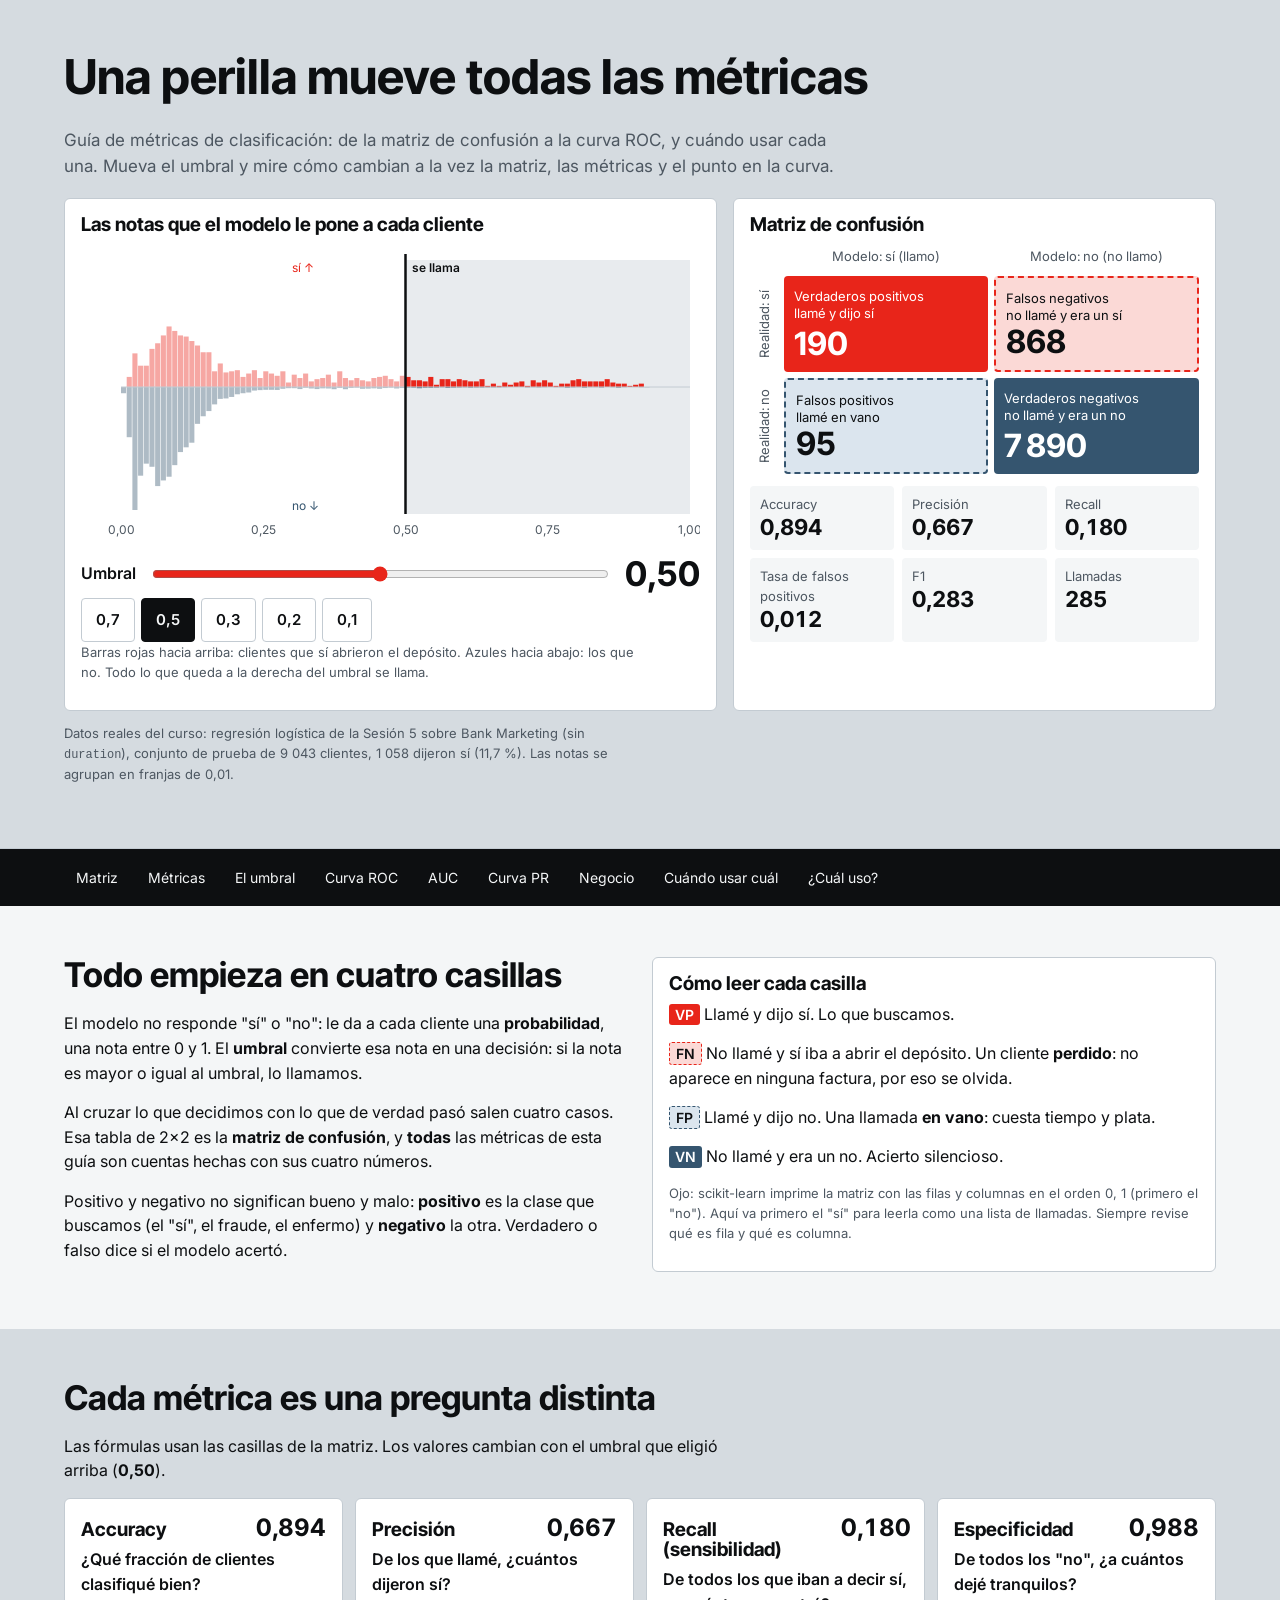
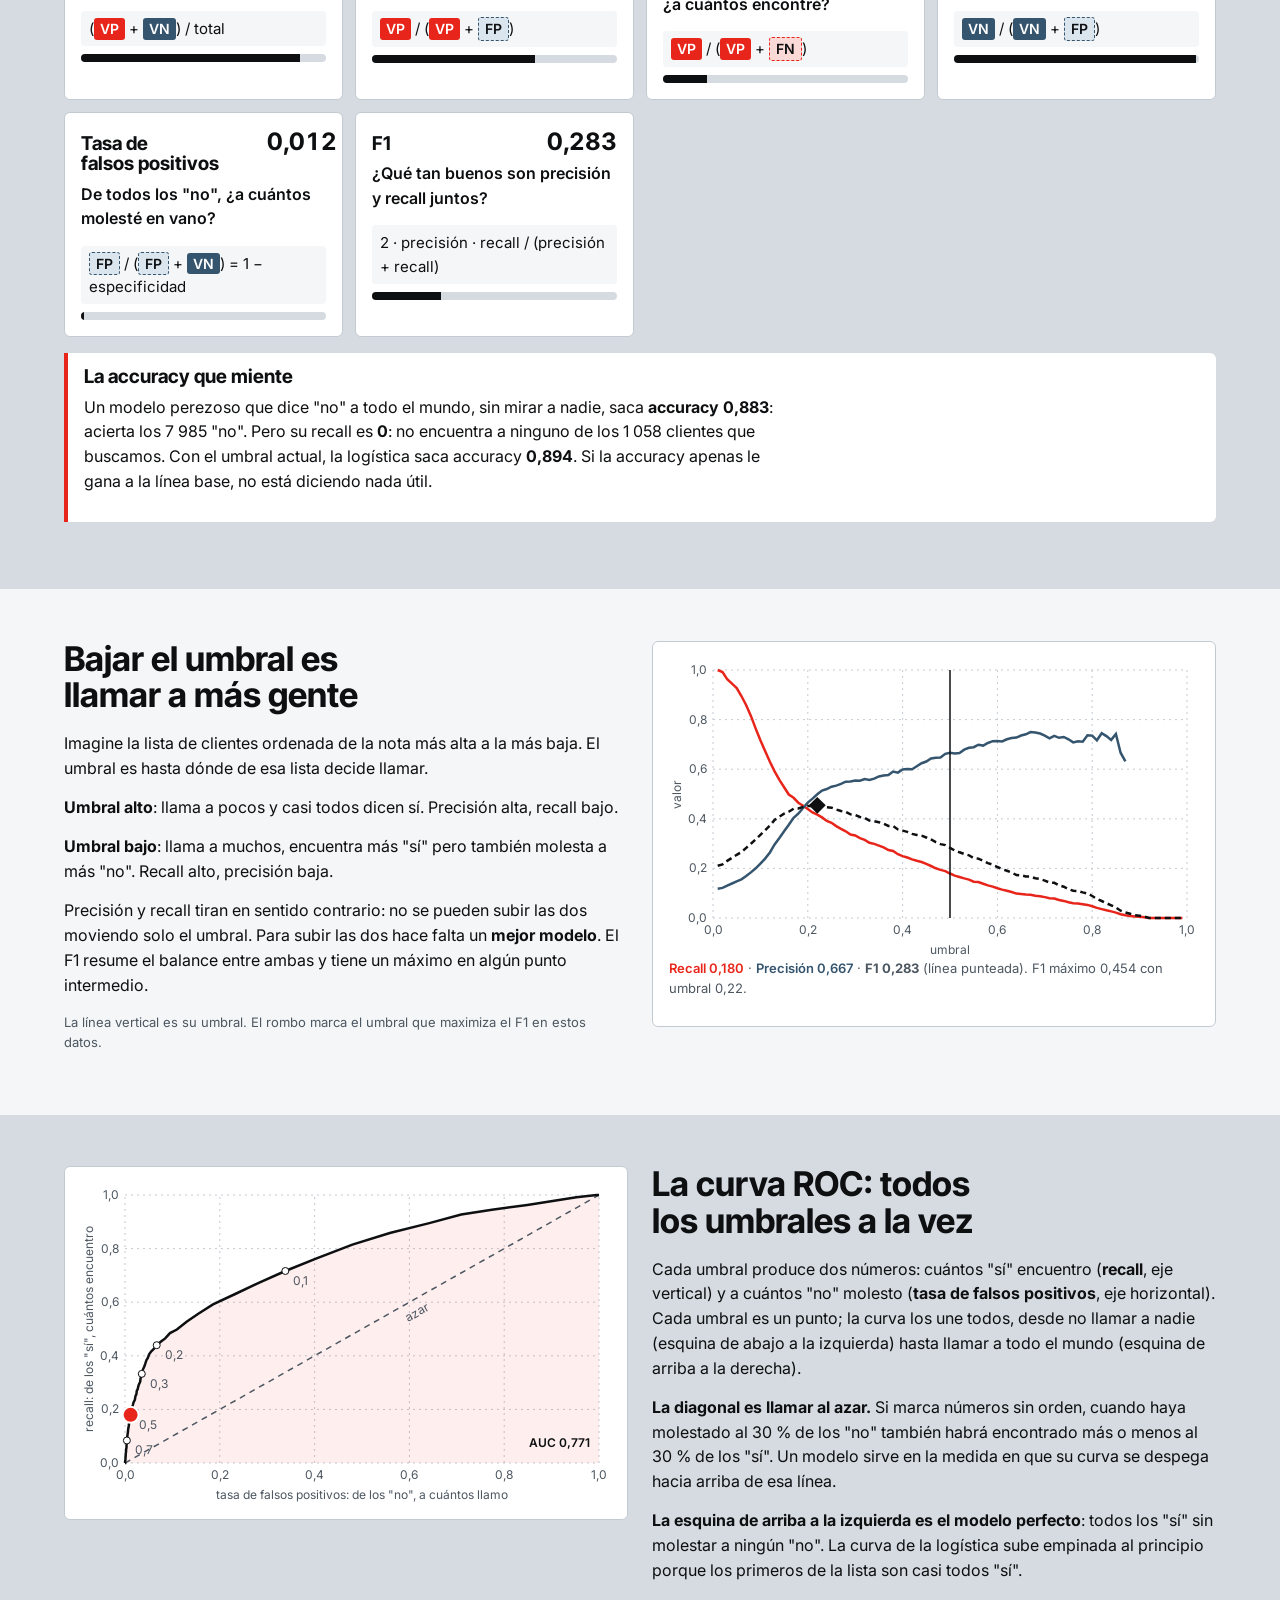
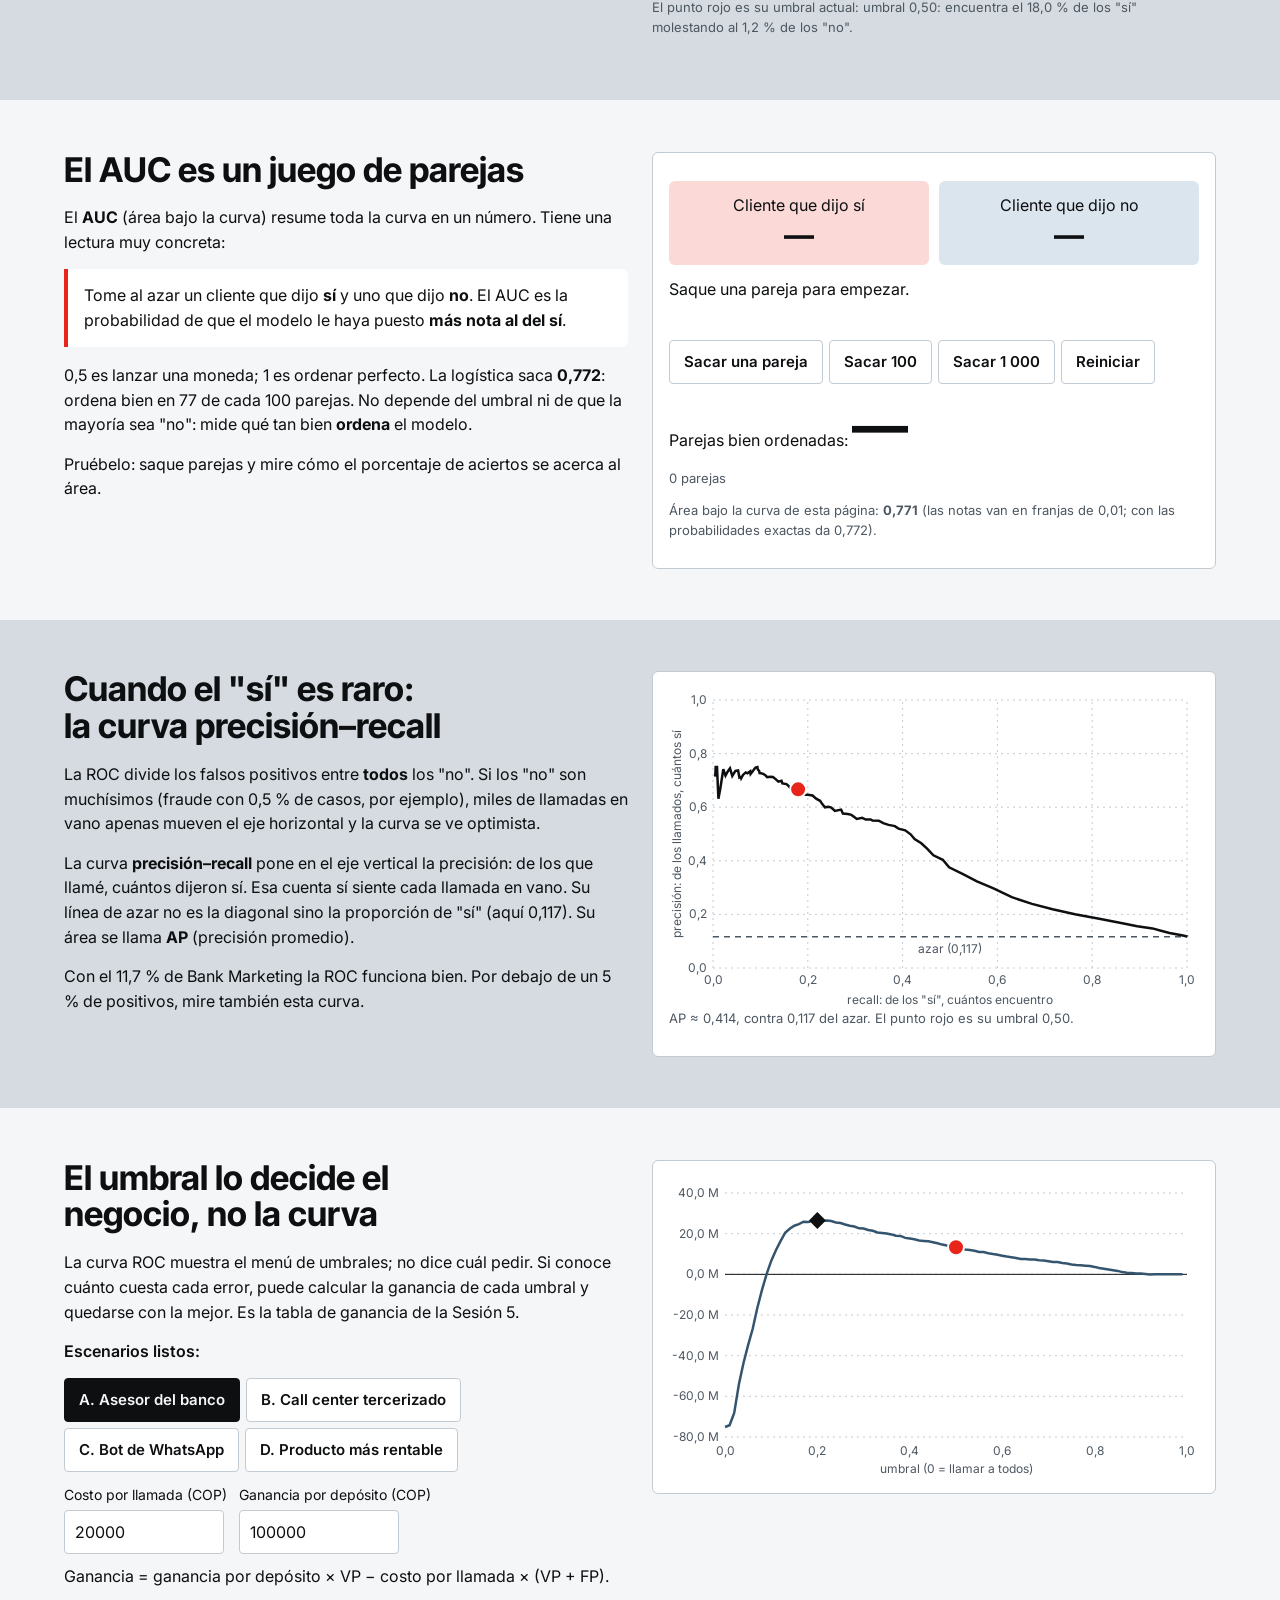
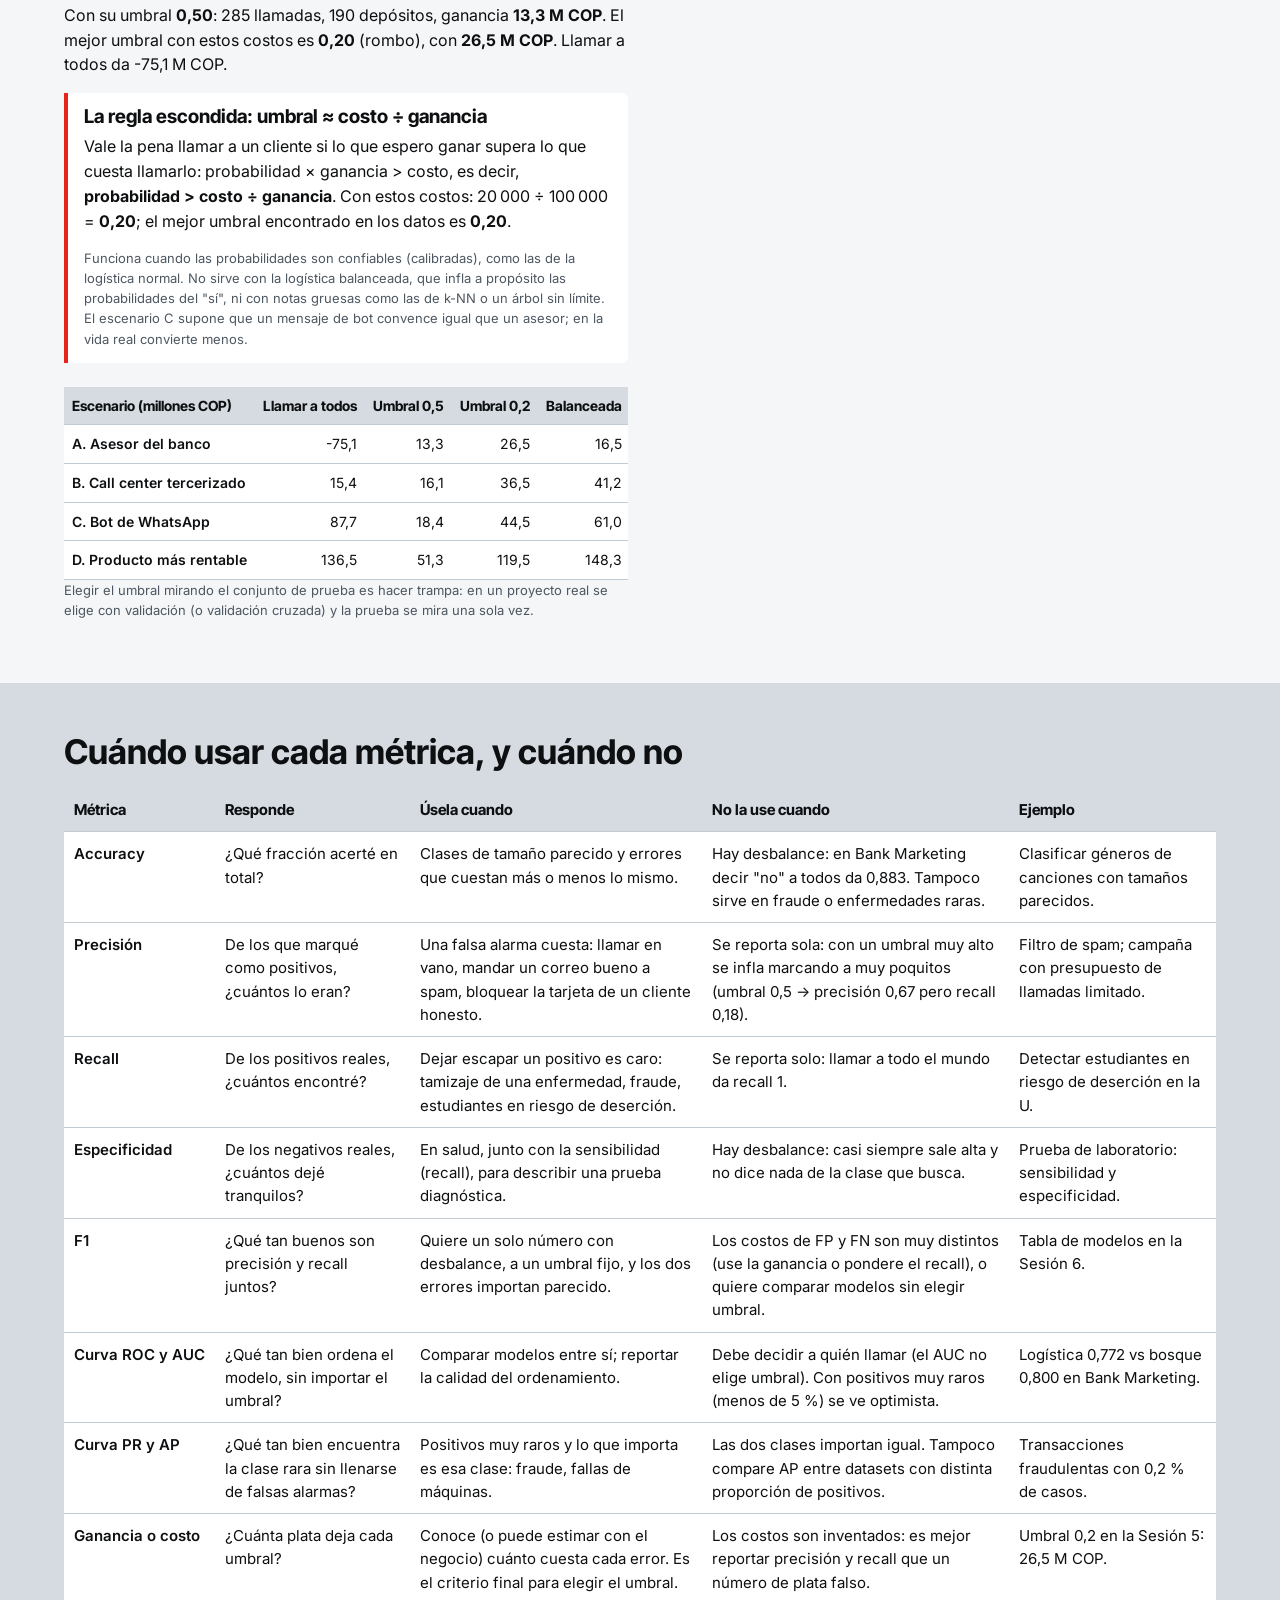
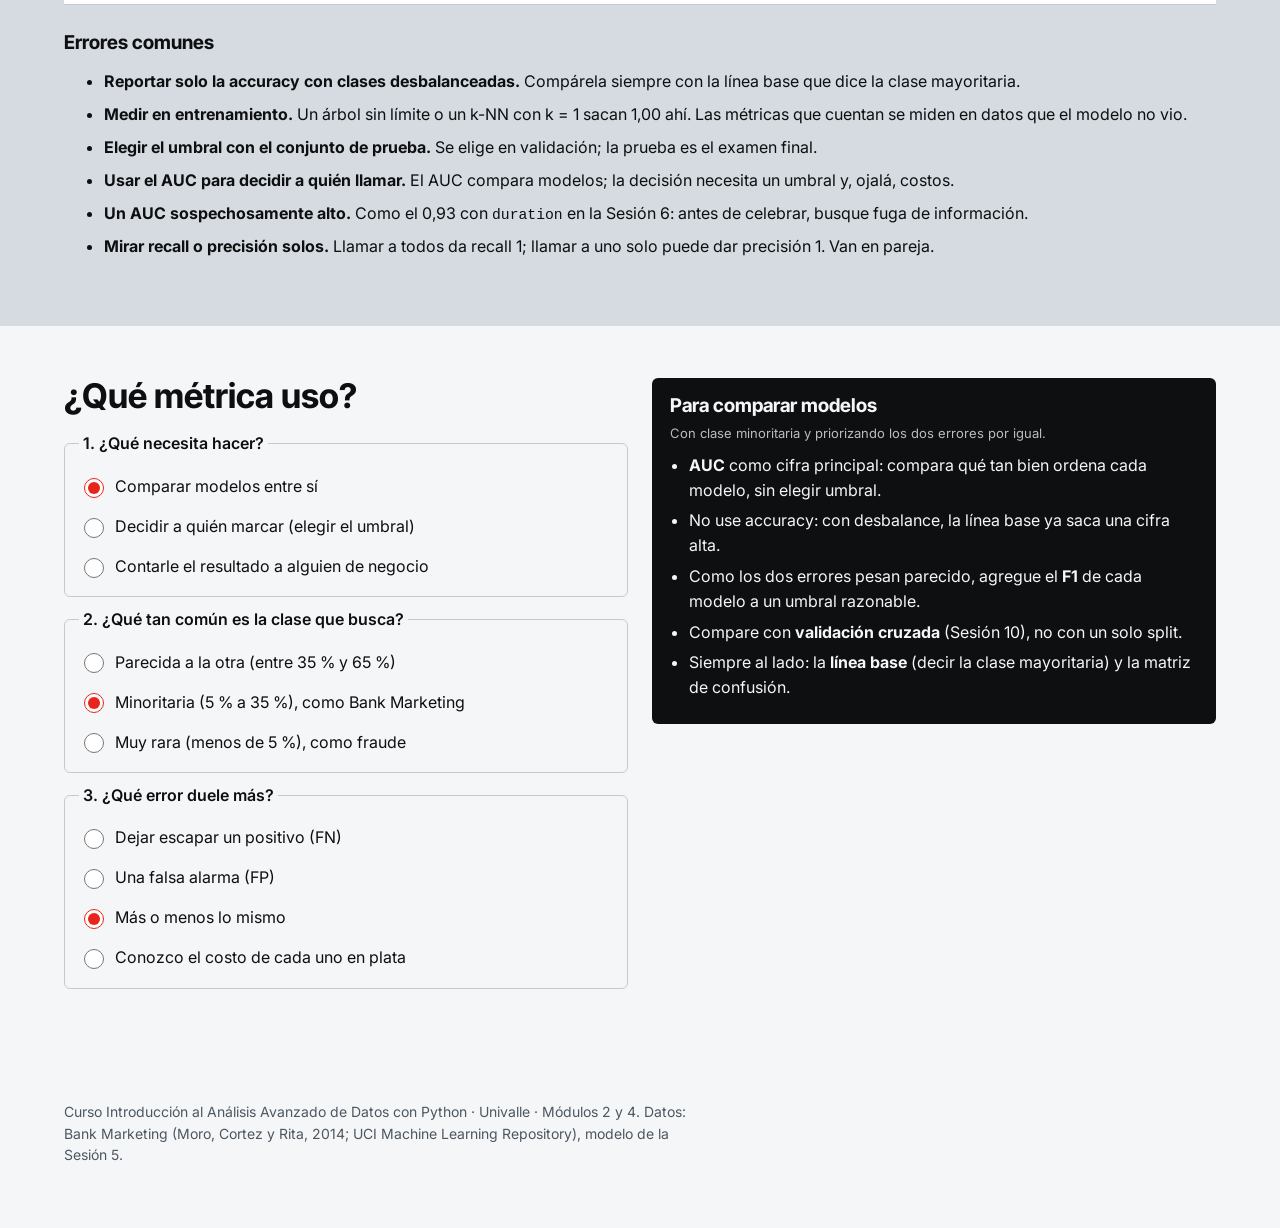
<file: laboratorio/10_metricas.html>
<!DOCTYPE html>
<html lang="es">
<head>
<meta charset="utf-8">
<meta name="viewport" content="width=device-width, initial-scale=1">
<title>Guía de métricas de clasificación</title>
<link rel="preconnect" href="https://fonts.googleapis.com">
<link rel="stylesheet" href="https://fonts.googleapis.com/css2?family=Inter+Tight:wght@600;700&family=Inter:wght@400;500;600&display=swap">
<style>
/* VOICE: profesor explicando en vivo, claro y técnico, sin adornos.
   IDEA: la consola del call center: una perilla (el umbral) mueve toda la tabla de llamadas.
   PICTURE: el laboratorio vivo arriba: notas de los clientes, la perilla, la matriz y el punto en la ROC.
   COLOUR and TYPE: acero, negro, blanco; rojo alarma = "sí", pizarra azul = "no". Inter Tight + Inter.
   LAYOUT: laboratorio a lo ancho, luego secciones en columna con figuras vivas y una guía final de decisión. */
:root{color-scheme:light dark;
--bg:light-dark(#f4f6f7,#16191c);--panel:light-dark(#ffffff,#1e2327);--steel:light-dark(#d5dbe0,#2b3238);
--ink:light-dark(#0d0f11,#eef1f3);--muted:light-dark(#4d5761,#a3aeb7);--line:light-dark(#c3cbd2,#3a434b);
--si:light-dark(#e8251a,#ff5b4f);--si2:light-dark(#fbd9d6,#4a2220);--no:light-dark(#35556f,#93b4cc);--no2:light-dark(#dbe5ee,#23313d)}
:root[data-theme=light]{color-scheme:light}:root[data-theme=dark]{color-scheme:dark}
*{box-sizing:border-box;min-width:0}
body{margin:0;background:var(--bg);color:var(--ink);font:16px/1.55 Inter,system-ui,sans-serif;overflow-x:clip}
h1,h2,h3{font-family:"Inter Tight",Inter,sans-serif;font-weight:700;line-height:1.08;text-wrap:balance;margin:0 0 .5em}
h1{font-size:clamp(30px,4.4vw,48px)}h2{font-size:clamp(24px,3vw,34px)}h3{font-size:19px;margin-bottom:.35em}
p{margin:0 0 .9em;max-width:70ch}
.band{padding:clamp(28px,4vw,60px) max(5vw,16px)}
.wrap{max-width:1240px;margin:0 auto}
.top{background:var(--steel);border-bottom:1px solid var(--line)}
.lede{color:var(--muted);font-size:17px}
nav.scroll{display:flex;gap:6px;overflow-x:auto;padding:10px max(5vw,16px);background:var(--ink);}
nav.scroll a{flex:none;color:var(--bg);text-decoration:none;font-size:14px;padding:8px 12px;border-radius:4px}
nav.scroll a:hover,nav.scroll a:focus-visible{background:var(--si);color:#fff;outline:none}
@media(min-width:900px){nav.scroll{position:sticky;top:0;z-index:5}}
html{scroll-padding-top:72px;scroll-behavior:smooth}
@media(prefers-reduced-motion:reduce){html{scroll-behavior:auto}}
.lab{display:grid;grid-template-columns:minmax(0,1.35fr) minmax(0,1fr);gap:16px;margin-top:18px}
.card{background:var(--panel);border:1px solid var(--line);border-radius:6px;padding:16px}
.fig{position:relative;min-height:300px}.fig>svg{position:absolute;inset:0;width:100%;height:100%}
.fig.sq{min-height:320px}
.knob{display:flex;align-items:center;gap:14px;flex-wrap:wrap;margin-top:8px}
.knob label{font-weight:600}
input[type=range]{flex:1;min-width:180px;height:44px;accent-color:var(--si)}
.tval{font:700 34px/1 "Inter Tight",sans-serif;font-variant-numeric:tabular-nums;min-width:3.2ch}
.presets{display:flex;gap:6px;flex-wrap:wrap}
button,.btn{font:600 15px Inter,sans-serif;min-height:44px;padding:0 14px;border-radius:4px;border:1px solid var(--line);background:var(--panel);color:var(--ink);cursor:pointer}
button:hover{border-color:var(--ink)}button:focus-visible,input:focus-visible,select:focus-visible{outline:3px solid var(--si);outline-offset:2px}
button.on{background:var(--ink);color:var(--bg);border-color:var(--ink)}
.cm{display:grid;grid-template-columns:auto minmax(0,1fr) minmax(0,1fr);gap:6px;font-variant-numeric:tabular-nums}
.cm .h{font-size:13px;color:var(--muted);display:flex;align-items:center;justify-content:center;text-align:center;padding:4px}
.cm .rh{writing-mode:vertical-rl;transform:rotate(180deg)}
.cell{border-radius:4px;padding:12px 10px;min-height:96px;display:flex;flex-direction:column;justify-content:space-between}
.cell b{font:700 clamp(24px,3vw,32px)/1 "Inter Tight",sans-serif}
.cell small{font-size:13px;line-height:1.3}
.vp{background:var(--si);color:#fff}.fn{background:var(--si2);color:var(--ink);border:2px dashed var(--si)}
.fp{background:var(--no2);color:var(--ink);border:2px dashed var(--no)}.vn{background:var(--no);color:light-dark(#fff,#0d0f11)}
.read{display:grid;grid-template-columns:repeat(3,minmax(0,1fr));gap:8px;margin-top:12px}
.read div{background:var(--bg);border-radius:4px;padding:8px 10px}
.read span{display:block;font-size:13px;color:var(--muted)}
.read b{font:700 22px "Inter Tight",sans-serif;font-variant-numeric:tabular-nums}
.note{font-size:13px;color:var(--muted)}
.cols{display:grid;grid-template-columns:minmax(0,1fr) minmax(0,1fr);gap:24px;align-items:start}
.metrics{display:grid;grid-template-columns:repeat(auto-fill,minmax(250px,1fr));gap:12px}
.m h3{display:flex;justify-content:space-between;gap:8px;align-items:baseline}
.m h3 b{font-variant-numeric:tabular-nums;font-size:24px}
.q{font-weight:600}
.f{font-size:15px;background:var(--bg);border-radius:4px;padding:6px 8px;margin:8px 0}
.chip{display:inline-block;padding:0 6px;border-radius:3px;font-weight:600;font-size:14px}
.c-vp{background:var(--si);color:#fff}.c-fn{background:var(--si2);border:1px dashed var(--si)}.c-fp{background:var(--no2);border:1px dashed var(--no)}.c-vn{background:var(--no);color:light-dark(#fff,#0d0f11)}
.bar{height:8px;background:var(--steel);border-radius:4px;overflow:hidden}.bar i{display:block;height:100%;background:var(--ink)}
.callout{border-left:4px solid var(--si);background:var(--panel);padding:14px 16px;border-radius:0 6px 6px 0;margin:16px 0}
.pair{display:grid;grid-template-columns:minmax(0,1fr) minmax(0,1fr);gap:10px;margin:12px 0}
.pair div{border-radius:6px;padding:12px;text-align:center}
.pair b{display:block;font:700 30px "Inter Tight",sans-serif;font-variant-numeric:tabular-nums}
.big{font:700 clamp(36px,6vw,56px)/1 "Inter Tight",sans-serif;font-variant-numeric:tabular-nums}
.inputs{display:flex;gap:12px;flex-wrap:wrap;margin-bottom:10px}
.inputs label{display:flex;flex-direction:column;font-size:14px;gap:4px}
.inputs input{font:16px Inter;min-height:44px;padding:0 10px;border:1px solid var(--line);border-radius:4px;background:var(--panel);color:var(--ink);width:160px}
table{border-collapse:collapse;width:100%;font-size:15px;background:var(--panel)}
th,td{text-align:left;vertical-align:top;padding:10px;border-bottom:1px solid var(--line)}
th{font-family:"Inter Tight",Inter,sans-serif;background:var(--steel)}
td:first-child{font-weight:600;white-space:nowrap}
.quiz fieldset{border:1px solid var(--line);border-radius:6px;margin:0 0 10px;padding:10px 14px}
.quiz legend{font-weight:600;padding:0 4px}
.quiz label{display:flex;align-items:center;gap:8px;min-height:40px;cursor:pointer}
.quiz input{width:20px;height:20px;accent-color:var(--si)}
#escTab td,#escTab th{white-space:nowrap;font-size:14px;padding:8px}#escTab td:not(:first-child){text-align:right}
#rec{background:var(--ink);color:var(--bg);border-radius:6px;padding:18px}
#rec h3{color:var(--bg)}#rec ul{margin:0;padding-left:1.2em}#rec li{margin-bottom:6px}
.err li{margin-bottom:8px}
svg text{font:12px Inter,sans-serif;fill:var(--muted)}
.ax{stroke:var(--line)}.grid{stroke:var(--line);stroke-dasharray:2 4}
footer{color:var(--muted);font-size:14px}
pre,.scroll{overflow-x:auto}code{overflow-wrap:anywhere;font-size:.92em}
@media(max-width:860px){.lab,.cols{grid-template-columns:minmax(0,1fr)}}
@media(max-width:600px){table{font-size:13px}.stack thead{display:none}.stack tr{display:grid;padding-block:10px}.stack td{display:flow-root;border:0;padding:3px 0;padding-inline-start:8em;text-align:start;white-space:normal}.stack td::before{content:attr(data-l);float:inline-start;width:7.5em;margin-inline-start:-8em;white-space:normal;color:var(--muted);font-weight:600}.stack td:empty{display:none}.read b{font-size:18px}}
</style><script>new MutationObserver(()=>{for(const c of document.querySelectorAll('.stack td:not([data-l])')){let i=0,p=c;while(p=p.previousElementSibling)i+=p.colSpan;c.dataset.l=c.closest('table').rows[0].cells[i]?.textContent||''}}).observe(document,{childList:true,subtree:true})</script>
</head>
<body>

<header class="band top"><div class="wrap">
  <h1>Una perilla mueve todas las métricas</h1>
  <p class="lede">Guía de métricas de clasificación: de la matriz de confusión a la curva ROC, y cuándo usar cada una. Mueva el umbral y mire cómo cambian a la vez la matriz, las métricas y el punto en la curva.</p>

  <div class="lab">
    <div class="card">
      <h3>Las notas que el modelo le pone a cada cliente</h3>
      <div class="fig" id="hist"></div>
      <div class="knob">
        <label for="t">Umbral</label>
        <input type="range" id="t" min="1" max="99" value="50" aria-describedby="tdesc">
        <span class="tval" id="tv">0,50</span>
      </div>
      <div class="presets" aria-label="Umbrales de referencia">
        <button data-k="70">0,7</button><button data-k="50">0,5</button><button data-k="30">0,3</button><button data-k="20">0,2</button><button data-k="10">0,1</button>
      </div>
      <p class="note" id="tdesc">Barras rojas hacia arriba: clientes que sí abrieron el depósito. Azules hacia abajo: los que no. Todo lo que queda a la derecha del umbral se llama.</p>
    </div>
    <div class="card">
      <h3>Matriz de confusión</h3>
      <div class="cm" aria-live="polite">
        <div></div><div class="h">Modelo: sí (llamo)</div><div class="h">Modelo: no (no llamo)</div>
        <div class="h rh">Realidad: sí</div>
        <div class="cell vp"><small>Verdaderos positivos<br>llamé y dijo sí</small><b id="cVP"></b></div>
        <div class="cell fn"><small>Falsos negativos<br>no llamé y era un sí</small><b id="cFN"></b></div>
        <div class="h rh">Realidad: no</div>
        <div class="cell fp"><small>Falsos positivos<br>llamé en vano</small><b id="cFP"></b></div>
        <div class="cell vn"><small>Verdaderos negativos<br>no llamé y era un no</small><b id="cVN"></b></div>
      </div>
      <div class="read">
        <div><span>Accuracy</span><b id="rAcc"></b></div>
        <div><span>Precisión</span><b id="rPre"></b></div>
        <div><span>Recall</span><b id="rRec"></b></div>
        <div><span>Tasa de falsos positivos</span><b id="rFpr"></b></div>
        <div><span>F1</span><b id="rF1"></b></div>
        <div><span>Llamadas</span><b id="rCalls"></b></div>
      </div>
    </div>
  </div>
  <p class="note" style="margin-top:12px">Datos reales del curso: regresión logística de la Sesión 5 sobre Bank Marketing (sin <code>duration</code>), conjunto de prueba de 9 043 clientes, 1 058 dijeron sí (11,7 %). Las notas se agrupan en franjas de 0,01.</p>
</div></header>

<nav class="scroll" aria-label="Secciones">
  <a href="#matriz">Matriz</a><a href="#metricas">Métricas</a><a href="#perilla">El umbral</a><a href="#roc">Curva ROC</a><a href="#auc">AUC</a><a href="#pr">Curva PR</a><a href="#negocio">Negocio</a><a href="#guia">Cuándo usar cuál</a><a href="#elegir">¿Cuál uso?</a>
</nav>

<main>
<section class="band" id="matriz"><div class="wrap cols">
  <div>
    <h2>Todo empieza en cuatro casillas</h2>
    <p>El modelo no responde "sí" o "no": le da a cada cliente una <b>probabilidad</b>, una nota entre 0 y 1. El <b>umbral</b> convierte esa nota en una decisión: si la nota es mayor o igual al umbral, lo llamamos.</p>
    <p>Al cruzar lo que decidimos con lo que de verdad pasó salen cuatro casos. Esa tabla de 2×2 es la <b>matriz de confusión</b>, y <b>todas</b> las métricas de esta guía son cuentas hechas con sus cuatro números.</p>
    <p>Positivo y negativo no significan bueno y malo: <b>positivo</b> es la clase que buscamos (el "sí", el fraude, el enfermo) y <b>negativo</b> la otra. Verdadero o falso dice si el modelo acertó.</p>
  </div>
  <div class="card">
    <h3>Cómo leer cada casilla</h3>
    <p><span class="chip c-vp">VP</span> Llamé y dijo sí. Lo que buscamos.</p>
    <p><span class="chip c-fn">FN</span> No llamé y sí iba a abrir el depósito. Un cliente <b>perdido</b>: no aparece en ninguna factura, por eso se olvida.</p>
    <p><span class="chip c-fp">FP</span> Llamé y dijo no. Una llamada <b>en vano</b>: cuesta tiempo y plata.</p>
    <p><span class="chip c-vn">VN</span> No llamé y era un no. Acierto silencioso.</p>
    <p class="note">Ojo: scikit-learn imprime la matriz con las filas y columnas en el orden 0, 1 (primero el "no"). Aquí va primero el "sí" para leerla como una lista de llamadas. Siempre revise qué es fila y qué es columna.</p>
  </div>
</div></section>

<section class="band" id="metricas" style="background:var(--steel)"><div class="wrap">
  <h2>Cada métrica es una pregunta distinta</h2>
  <p>Las fórmulas usan las casillas de la matriz. Los valores cambian con el umbral que eligió arriba (<b id="tv2">0,50</b>).</p>
  <div class="metrics" id="mcards"></div>
  <div class="callout">
    <h3>La accuracy que miente</h3>
    <p>Un modelo perezoso que dice "no" a todo el mundo, sin mirar a nadie, saca <b>accuracy 0,883</b>: acierta los 7 985 "no". Pero su recall es <b>0</b>: no encuentra a ninguno de los 1 058 clientes que buscamos. Con el umbral actual, la logística saca accuracy <b id="accNow"></b>. Si la accuracy apenas le gana a la línea base, no está diciendo nada útil.</p>
  </div>
</div></section>

<section class="band" id="perilla"><div class="wrap cols">
  <div>
    <h2>Bajar el umbral es llamar a más gente</h2>
    <p>Imagine la lista de clientes ordenada de la nota más alta a la más baja. El umbral es hasta dónde de esa lista decide llamar.</p>
    <p><b>Umbral alto</b>: llama a pocos y casi todos dicen sí. Precisión alta, recall bajo.</p>
    <p><b>Umbral bajo</b>: llama a muchos, encuentra más "sí" pero también molesta a más "no". Recall alto, precisión baja.</p>
    <p>Precisión y recall tiran en sentido contrario: no se pueden subir las dos moviendo solo el umbral. Para subir las dos hace falta un <b>mejor modelo</b>. El F1 resume el balance entre ambas y tiene un máximo en algún punto intermedio.</p>
    <p class="note">La línea vertical es su umbral. El rombo marca el umbral que maximiza el F1 en estos datos.</p>
  </div>
  <div class="card"><div class="fig" id="tradeoff"></div>
    <p class="note" id="legT"></p></div>
</div></section>

<section class="band" id="roc" style="background:var(--steel)"><div class="wrap cols">
  <div class="card"><div class="fig sq" id="rocfig"></div></div>
  <div>
    <h2>La curva ROC: todos los umbrales a la vez</h2>
    <p>Cada umbral produce dos números: cuántos "sí" encuentro (<b>recall</b>, eje vertical) y a cuántos "no" molesto (<b>tasa de falsos positivos</b>, eje horizontal). Cada umbral es un punto; la curva los une todos, desde no llamar a nadie (esquina de abajo a la izquierda) hasta llamar a todo el mundo (esquina de arriba a la derecha).</p>
    <p><b>La diagonal es llamar al azar.</b> Si marca números sin orden, cuando haya molestado al 30 % de los "no" también habrá encontrado más o menos al 30 % de los "sí". Un modelo sirve en la medida en que su curva se despega hacia arriba de esa línea.</p>
    <p><b>La esquina de arriba a la izquierda es el modelo perfecto</b>: todos los "sí" sin molestar a ningún "no". La curva de la logística sube empinada al principio porque los primeros de la lista son casi todos "sí".</p>
    <p class="note">El punto rojo es su umbral actual: <span id="rocnow"></span>.</p>
  </div>
</div></section>

<section class="band" id="auc"><div class="wrap cols">
  <div>
    <h2>El AUC es un juego de parejas</h2>
    <p>El <b>AUC</b> (área bajo la curva) resume toda la curva en un número. Tiene una lectura muy concreta:</p>
    <p class="callout" style="margin-top:0">Tome al azar un cliente que dijo <b>sí</b> y uno que dijo <b>no</b>. El AUC es la probabilidad de que el modelo le haya puesto <b>más nota al del sí</b>.</p>
    <p>0,5 es lanzar una moneda; 1 es ordenar perfecto. La logística saca <b>0,772</b>: ordena bien en 77 de cada 100 parejas. No depende del umbral ni de que la mayoría sea "no": mide qué tan bien <b>ordena</b> el modelo.</p>
    <p>Pruébelo: saque parejas y mire cómo el porcentaje de aciertos se acerca al área.</p>
  </div>
  <div class="card">
    <div class="pair">
      <div style="background:var(--si2)"><span>Cliente que dijo sí</span><b id="pSi">—</b></div>
      <div style="background:var(--no2)"><span>Cliente que dijo no</span><b id="pNo">—</b></div>
    </div>
    <p id="pMsg" aria-live="polite" style="min-height:3em">Saque una pareja para empezar.</p>
    <div class="presets"><button id="b1">Sacar una pareja</button><button id="b100">Sacar 100</button><button id="b1000">Sacar 1 000</button><button id="b0">Reiniciar</button></div>
    <p style="margin-top:14px">Parejas bien ordenadas: <span class="big" id="pRate">—</span></p>
    <p class="note" id="pCount">0 parejas</p>
    <p class="note">Área bajo la curva de esta página: <b id="aucBins"></b> (las notas van en franjas de 0,01; con las probabilidades exactas da 0,772).</p>
  </div>
</div></section>

<section class="band" id="pr" style="background:var(--steel)"><div class="wrap cols">
  <div>
    <h2>Cuando el "sí" es raro: la curva precisión–recall</h2>
    <p>La ROC divide los falsos positivos entre <b>todos</b> los "no". Si los "no" son muchísimos (fraude con 0,5 % de casos, por ejemplo), miles de llamadas en vano apenas mueven el eje horizontal y la curva se ve optimista.</p>
    <p>La curva <b>precisión–recall</b> pone en el eje vertical la precisión: de los que llamé, cuántos dijeron sí. Esa cuenta sí siente cada llamada en vano. Su línea de azar no es la diagonal sino la proporción de "sí" (aquí 0,117). Su área se llama <b>AP</b> (precisión promedio).</p>
    <p>Con el 11,7 % de Bank Marketing la ROC funciona bien. Por debajo de un 5 % de positivos, mire también esta curva.</p>
  </div>
  <div class="card"><div class="fig sq" id="prfig"></div><p class="note" id="apnote"></p></div>
</div></section>

<section class="band" id="negocio"><div class="wrap cols">
  <div>
    <h2>El umbral lo decide el negocio, no la curva</h2>
    <p>La curva ROC muestra el menú de umbrales; no dice cuál pedir. Si conoce cuánto cuesta cada error, puede calcular la ganancia de cada umbral y quedarse con la mejor. Es la tabla de ganancia de la Sesión 5.</p>
    <p class="q">Escenarios listos:</p>
    <div class="presets" id="esc" style="margin-bottom:12px">
      <button data-c="20000" data-g="100000">A. Asesor del banco</button>
      <button data-c="10000" data-g="100000">B. Call center tercerizado</button>
      <button data-c="2000" data-g="100000">C. Bot de WhatsApp</button>
      <button data-c="20000" data-g="300000">D. Producto más rentable</button>
    </div>
    <div class="inputs">
      <label>Costo por llamada (COP)<input type="number" id="cCall" value="20000" min="0" step="1000"></label>
      <label>Ganancia por depósito (COP)<input type="number" id="cGain" value="100000" min="0" step="5000"></label>
    </div>
    <p>Ganancia = ganancia por depósito × VP − costo por llamada × (VP + FP).</p>
    <p id="profitTxt" aria-live="polite"></p>
    <div class="callout"><h3>La regla escondida: umbral ≈ costo ÷ ganancia</h3>
    <p>Vale la pena llamar a un cliente si lo que espero ganar supera lo que cuesta llamarlo: probabilidad × ganancia &gt; costo, es decir, <b>probabilidad &gt; costo ÷ ganancia</b>. <span id="regla"></span></p>
    <p class="note" style="margin:0">Funciona cuando las probabilidades son confiables (calibradas), como las de la logística normal. No sirve con la logística balanceada, que infla a propósito las probabilidades del "sí", ni con notas gruesas como las de k-NN o un árbol sin límite. El escenario C supone que un mensaje de bot convence igual que un asesor; en la vida real convierte menos.</p></div>
    <div class="scroll"><table id="escTab" style="margin-top:8px"></table></div>
    <p class="note">Elegir el umbral mirando el conjunto de prueba es hacer trampa: en un proyecto real se elige con validación (o validación cruzada) y la prueba se mira una sola vez.</p>
  </div>
  <div class="card"><div class="fig" id="profit"></div></div>
</div></section>

<section class="band" id="guia" style="background:var(--steel)"><div class="wrap">
  <h2>Cuándo usar cada métrica, y cuándo no</h2>
  <div class="scroll">
  <table class="stack">
    <thead><tr><th>Métrica</th><th>Responde</th><th>Úsela cuando</th><th>No la use cuando</th><th>Ejemplo</th></tr></thead>
    <tbody id="gtab"></tbody>
  </table>
  </div>
  <h3 style="margin-top:28px">Errores comunes</h3>
  <ul class="err">
    <li><b>Reportar solo la accuracy con clases desbalanceadas.</b> Compárela siempre con la línea base que dice la clase mayoritaria.</li>
    <li><b>Medir en entrenamiento.</b> Un árbol sin límite o un k-NN con k = 1 sacan 1,00 ahí. Las métricas que cuentan se miden en datos que el modelo no vio.</li>
    <li><b>Elegir el umbral con el conjunto de prueba.</b> Se elige en validación; la prueba es el examen final.</li>
    <li><b>Usar el AUC para decidir a quién llamar.</b> El AUC compara modelos; la decisión necesita un umbral y, ojalá, costos.</li>
    <li><b>Un AUC sospechosamente alto.</b> Como el 0,93 con <code>duration</code> en la Sesión 6: antes de celebrar, busque fuga de información.</li>
    <li><b>Mirar recall o precisión solos.</b> Llamar a todos da recall 1; llamar a uno solo puede dar precisión 1. Van en pareja.</li>
  </ul>
</div></section>

<section class="band" id="elegir"><div class="wrap cols">
  <form class="quiz" id="quiz">
    <h2>¿Qué métrica uso?</h2>
    <fieldset><legend>1. ¿Qué necesita hacer?</legend>
      <label><input type="radio" name="g" value="cmp" checked> Comparar modelos entre sí</label>
      <label><input type="radio" name="g" value="thr"> Decidir a quién marcar (elegir el umbral)</label>
      <label><input type="radio" name="g" value="rep"> Contarle el resultado a alguien de negocio</label>
    </fieldset>
    <fieldset><legend>2. ¿Qué tan común es la clase que busca?</legend>
      <label><input type="radio" name="b" value="bal"> Parecida a la otra (entre 35 % y 65 %)</label>
      <label><input type="radio" name="b" value="des" checked> Minoritaria (5 % a 35 %), como Bank Marketing</label>
      <label><input type="radio" name="b" value="rara"> Muy rara (menos de 5 %), como fraude</label>
    </fieldset>
    <fieldset><legend>3. ¿Qué error duele más?</legend>
      <label><input type="radio" name="e" value="fn"> Dejar escapar un positivo (FN)</label>
      <label><input type="radio" name="e" value="fp"> Una falsa alarma (FP)</label>
      <label><input type="radio" name="e" value="igual" checked> Más o menos lo mismo</label>
      <label><input type="radio" name="e" value="plata"> Conozco el costo de cada uno en plata</label>
    </fieldset>
  </form>
  <div id="rec" aria-live="polite"></div>
</div></section>
</main>

<footer class="band"><div class="wrap">
  <p>Curso Introducción al Análisis Avanzado de Datos con Python · Univalle · Módulos 2 y 4. Datos: Bank Marketing (Moro, Cortez y Rita, 2014; UCI Machine Learning Repository), modelo de la Sesión 5.</p>
</div></footer>

<script>
{
const POS=[0,9,30,19,19,34,39,46,54,50,46,45,41,37,31,31,14,21,13,14,15,9,12,15,8,14,12,10,14,4,11,8,12,5,7,8,11,4,14,8,6,8,6,5,8,9,10,7,5,10,9,6,6,5,9,2,7,7,5,7,6,5,5,7,1,3,1,4,2,4,5,1,6,4,6,4,1,3,3,6,7,5,5,5,5,7,4,3,3,1,2,3,0,0,0,0,0,0,0,0];
const NEG=[42,338,828,597,516,537,667,629,604,526,438,406,375,248,197,162,117,80,77,67,49,42,37,24,21,19,19,20,12,8,8,14,5,10,14,9,10,15,6,15,6,4,12,11,9,12,7,4,10,7,3,4,8,5,5,4,2,6,4,3,2,4,3,3,2,2,2,1,0,0,0,2,1,2,1,0,1,1,4,2,1,4,1,1,3,0,1,4,1,0,0,1,1,0,0,0,0,0,0,0];
const P=POS.reduce((a,b)=>a+b,0),N=NEG.reduce((a,b)=>a+b,0),T=P+N;
const st=[];
for(let k=0;k<=100;k++){let tp=0,fp=0;for(let i=k;i<100;i++){tp+=POS[i];fp+=NEG[i]}
  const fn=P-tp,tn=N-fp,pre=tp+fp?tp/(tp+fp):null,rec=tp/P,f1=(pre&&rec)?2*pre*rec/(pre+rec):0;
  st.push({k,tp,fp,fn,tn,acc:(tp+tn)/T,pre,rec,fpr:fp/N,spec:tn/N,f1,calls:tp+fp})}
let auc=0;for(let k=0;k<100;k++)auc+=(st[k].fpr-st[k+1].fpr)*(st[k].rec+st[k+1].rec)/2;
let ap=0;for(let k=0;k<100;k++){const a=st[k],b=st[k+1];if(b.pre!=null)ap+=(a.rec-b.rec)*b.pre;else ap+=(a.rec-b.rec)*a.pre}
let bestF1=1;for(let k=1;k<100;k++)if(st[k].f1>st[bestF1].f1)bestF1=k;
const $=id=>document.getElementById(id);
const f=(x,d=3)=>x==null||isNaN(x)?'—':x.toFixed(d).replace('.',',');
const n=x=>Math.round(x).toLocaleString('es-CO').replace(/\./g,'\u202f');
const pc=x=>x==null?'—':(x*100).toFixed(1).replace('.',',')+' %';
let K=50;

const svgEl=(box,html)=>{let s=box.querySelector('svg');if(!s){s=document.createElementNS('http://www.w3.org/2000/svg','svg');box.appendChild(s)}s.innerHTML=html;return s};
const small=w=>w<520;

function drawHist(){
  const box=$('hist'),W=box.clientWidth,H=box.clientHeight;if(W<60)return;const m={l:small(W)?28:40,r:10,t:18,b:28},iw=W-m.l-m.r,ih=H-m.t-m.b,mid=m.t+ih/2;
  const sp=POS.map(v=>v/P),sn=NEG.map(v=>v/N),mx=Math.max(...sp,...sn);
  const x=i=>m.l+i/100*iw,h=v=>v/mx*(ih/2-4),bw=iw/100;
  let o=`<rect x="${x(K)}" y="${m.t}" width="${x(100)-x(K)}" height="${ih}" style="fill:var(--steel);opacity:.55"/>`;
  o+=`<text x="${x(K)+6}" y="${m.t+12}" style="fill:var(--ink);font-weight:600">se llama</text>`;
  for(let i=0;i<100;i++){const a=i>=K?1:.4;
    o+=`<rect x="${x(i)}" y="${mid-h(sp[i])}" width="${Math.max(bw-.6,.5)}" height="${h(sp[i])}" style="fill:var(--si);opacity:${a}"/>`;
    o+=`<rect x="${x(i)}" y="${mid}" width="${Math.max(bw-.6,.5)}" height="${h(sn[i])}" style="fill:var(--no);opacity:${a}"/>`}
  o+=`<line class="ax" x1="${m.l}" x2="${m.l+iw}" y1="${mid}" y2="${mid}"/>`;
  o+=`<text x="${x(30)}" y="${m.t+12}" style="fill:var(--si)">sí ↑</text><text x="${x(30)}" y="${m.t+ih-4}" style="fill:var(--no)">no ↓</text>`;
  for(const t of [0,.25,.5,.75,1])o+=`<text x="${x(t*100)}" y="${H-8}" text-anchor="middle">${f(t,2)}</text>`;
  o+=`<line x1="${x(K)}" x2="${x(K)}" y1="${m.t-6}" y2="${m.t+ih}" style="stroke:var(--ink);stroke-width:2.5"/>`;
  svgEl(box,o)}

function axes(W,H,m,xl,yl,xs,ys){let o='';
  for(const t of [0,.2,.4,.6,.8,1]){const X=xs(t),Y=ys(t);o+=`<line class="grid" x1="${X}" x2="${X}" y1="${ys(0)}" y2="${ys(1)}"/><line class="grid" x1="${xs(0)}" x2="${xs(1)}" y1="${Y}" y2="${Y}"/>`;
    if(!small(W)||t%0.4<1e-9||t===1){o+=`<text x="${X}" y="${ys(0)+16}" text-anchor="middle">${f(t,1)}</text><text x="${xs(0)-6}" y="${Y+4}" text-anchor="end">${f(t,1)}</text>`}}
  o+=`<text x="${(xs(0)+xs(1))/2}" y="${H-4}" text-anchor="middle">${xl}</text>`;
  o+=`<text transform="translate(12 ${(ys(0)+ys(1))/2}) rotate(-90)" text-anchor="middle">${yl}</text>`;return o}

function drawTrade(){
  const box=$('tradeoff'),W=box.clientWidth,H=box.clientHeight;if(W<60)return;const m={l:44,r:12,t:12,b:40};
  const xs=t=>m.l+t*(W-m.l-m.r),ys=v=>m.t+(1-v)*(H-m.t-m.b);
  let o=axes(W,H,m,'umbral','valor',xs,ys);
  const line=(key,col,dash)=>{let d='';for(let k=1;k<100;k++){const v=st[k][key];if(v==null||(key==='pre'&&st[k].calls<15))continue;d+=(d?'L':'M')+xs(k/100).toFixed(1)+','+ys(v).toFixed(1)}return `<path d="${d}" fill="none" style="stroke:${col};stroke-width:2.5;${dash?'stroke-dasharray:6 4':''}"/>`};
  o+=line('rec','var(--si)')+line('pre','var(--no)')+line('f1','var(--ink)',1);
  o+=`<line x1="${xs(K/100)}" x2="${xs(K/100)}" y1="${ys(1)}" y2="${ys(0)}" style="stroke:var(--ink);stroke-width:1.5"/>`;
  const b=st[bestF1];o+=`<rect x="${xs(bestF1/100)-6}" y="${ys(b.f1)-6}" width="12" height="12" transform="rotate(45 ${xs(bestF1/100)} ${ys(b.f1)})" style="fill:var(--ink)"/>`;
  svgEl(box,o);
  const s=st[K];$('legT').innerHTML=`<span style="color:var(--si);font-weight:600">Recall ${f(s.rec)}</span> · <span style="color:var(--no);font-weight:600">Precisión ${f(s.pre)}</span> · <b>F1 ${f(s.f1)}</b> (línea punteada). F1 máximo ${f(b.f1)} con umbral ${f(bestF1/100,2)}.`}

function drawROC(){
  const box=$('rocfig'),W=box.clientWidth,H=box.clientHeight;if(W<60)return;const m={l:44,r:12,t:12,b:40};
  const xs=v=>m.l+v*(W-m.l-m.r),ys=v=>m.t+(1-v)*(H-m.t-m.b);
  let o=axes(W,H,m,small(W)?'falsos positivos (llamé en vano)':'tasa de falsos positivos: de los "no", a cuántos llamo','recall: de los "sí", cuántos encuentro',xs,ys);
  let d='',area=`M${xs(0)},${ys(0)}`;for(let k=100;k>=0;k--){const p=st[k];const c=xs(p.fpr).toFixed(1)+','+ys(p.rec).toFixed(1);d+=(d?'L':'M')+c;area+='L'+c}
  area+=`L${xs(1)},${ys(0)}Z`;
  o+=`<path d="${area}" style="fill:var(--si);opacity:.08"/>`;
  o+=`<line x1="${xs(0)}" y1="${ys(0)}" x2="${xs(1)}" y2="${ys(1)}" style="stroke:var(--muted);stroke-dasharray:6 5;stroke-width:1.5"/>`;
  o+=`<text x="${xs(.62)}" y="${ys(.55)}" text-anchor="middle" transform="rotate(${-Math.atan2(ys(1)-ys(0),xs(1)-xs(0))*-180/Math.PI} ${xs(.62)} ${ys(.55)})">azar</text>`;
  o+=`<path d="${d}" fill="none" style="stroke:var(--ink);stroke-width:2.5"/>`;
  for(const k of [70,50,30,20,10]){const p=st[k];o+=`<circle cx="${xs(p.fpr)}" cy="${ys(p.rec)}" r="3.5" style="fill:var(--panel);stroke:var(--ink)"/>`;if(!small(W))o+=`<text x="${xs(p.fpr)+8}" y="${ys(p.rec)+14}">${f(k/100,1)}</text>`}
  const p=st[K];o+=`<circle cx="${xs(p.fpr)}" cy="${ys(p.rec)}" r="8" style="fill:var(--si);stroke:var(--panel);stroke-width:2"/>`;
  o+=`<text x="${xs(.98)}" y="${ys(.06)}" text-anchor="end" style="fill:var(--ink);font-weight:600">AUC ${f(auc)}</text>`;
  svgEl(box,o);
  $('rocnow').textContent=`umbral ${f(K/100,2)}: encuentra el ${pc(p.rec)} de los "sí" molestando al ${pc(p.fpr)} de los "no"`}

function drawPR(){
  const box=$('prfig'),W=box.clientWidth,H=box.clientHeight;if(W<60)return;const m={l:44,r:12,t:12,b:40};
  const xs=v=>m.l+v*(W-m.l-m.r),ys=v=>m.t+(1-v)*(H-m.t-m.b);
  let o=axes(W,H,m,'recall: de los "sí", cuántos encuentro','precisión: de los llamados, cuántos sí',xs,ys);
  const base=P/T;o+=`<line x1="${xs(0)}" x2="${xs(1)}" y1="${ys(base)}" y2="${ys(base)}" style="stroke:var(--muted);stroke-dasharray:6 5;stroke-width:1.5"/><text x="${xs(.5)}" y="${ys(base)+16}" text-anchor="middle">azar (${f(base)})</text>`;
  let d='';for(let k=99;k>=0;k--){const p=st[k];if(p.pre==null||p.tp<5)continue;d+=(d?'L':'M')+xs(p.rec).toFixed(1)+','+ys(p.pre).toFixed(1)}
  o+=`<path d="${d}" fill="none" style="stroke:var(--ink);stroke-width:2.5"/>`;
  const p=st[K];if(p.pre!=null)o+=`<circle cx="${xs(p.rec)}" cy="${ys(p.pre)}" r="8" style="fill:var(--si);stroke:var(--panel);stroke-width:2"/>`;
  svgEl(box,o);
  $('apnote').textContent=`AP ≈ ${f(ap)}, contra ${f(base)} del azar. El punto rojo es su umbral ${f(K/100,2)}.`}

function profitOf(k){const c=+$('cCall').value||0,g=+$('cGain').value||0,s=st[k];return g*s.tp-c*s.calls}
const M=v=>(v/1e6).toFixed(1).replace('.',',')+' M';
function drawProfit(){
  const box=$('profit'),W=box.clientWidth,H=box.clientHeight;if(W<60)return;const m={l:small(W)?44:56,r:12,t:16,b:40};
  const vals=[];for(let k=0;k<=99;k++)vals.push(profitOf(k));
  let best=0;vals.forEach((v,i)=>{if(v>vals[best])best=i});
  const step=[5e6,10e6,20e6,25e6,50e6,100e6,200e6,500e6,1e9].find(s=>s*5>=Math.max(...vals.map(Math.abs)))||1e9;const lo=Math.floor(Math.min(0,...vals)/step)*step,hi=Math.ceil(Math.max(0,...vals)/step)*step,span=hi-lo||1;
  const xs=t=>m.l+t*(W-m.l-m.r),ys=v=>m.t+(1-(v-lo)/span)*(H-m.t-m.b);
  let o='';for(let v=lo;v<=hi+1;v+=step){o+=`<line class="grid" x1="${xs(0)}" x2="${xs(1)}" y1="${ys(v)}" y2="${ys(v)}"/><text x="${xs(0)-6}" y="${ys(v)+4}" text-anchor="end">${M(v)}</text>`}
  for(const t of [0,.2,.4,.6,.8,1])o+=`<text x="${xs(t)}" y="${H-22}" text-anchor="middle">${f(t,1)}</text>`;
  o+=`<text x="${(xs(0)+xs(1))/2}" y="${H-4}" text-anchor="middle">umbral (0 = llamar a todos)</text>`;
  o+=`<line x1="${xs(0)}" x2="${xs(1)}" y1="${ys(0)}" y2="${ys(0)}" style="stroke:var(--ink)"/>`;
  let d='';vals.forEach((v,k)=>d+=(k?'L':'M')+xs(k/100).toFixed(1)+','+ys(v).toFixed(1));
  o+=`<path d="${d}" fill="none" style="stroke:var(--no);stroke-width:2.5"/>`;
  o+=`<rect x="${xs(best/100)-6}" y="${ys(vals[best])-6}" width="12" height="12" transform="rotate(45 ${xs(best/100)} ${ys(vals[best])})" style="fill:var(--ink)"/>`;
  o+=`<circle cx="${xs(K/100)}" cy="${ys(vals[K])}" r="8" style="fill:var(--si);stroke:var(--panel);stroke-width:2"/>`;
  svgEl(box,o);
  const c=+$('cCall').value||0,g=+$('cGain').value||0;
  $('regla').innerHTML=g?`Con estos costos: ${n(c)} ÷ ${n(g)} = <b>${f(c/g,2)}</b>; el mejor umbral encontrado en los datos es <b>${f(best/100,2)}</b>.`:'';
  document.querySelectorAll('#esc button').forEach(b=>b.classList.toggle('on',+b.dataset.c===c&&+b.dataset.g===g));
  $('profitTxt').innerHTML=`Con su umbral <b>${f(K/100,2)}</b>: ${n(st[K].calls)} llamadas, ${n(st[K].tp)} depósitos, ganancia <b>${M(vals[K])} COP</b>. El mejor umbral con estos costos es <b>${f(best/100,2)}</b> (rombo), con <b>${M(vals[best])} COP</b>. Llamar a todos da ${M(vals[0])} COP.`}

const MET=[
 {n:'Accuracy',q:'¿Qué fracción de clientes clasifiqué bien?',fx:'(<span class="chip c-vp">VP</span> + <span class="chip c-vn">VN</span>) / total',v:s=>s.acc},
 {n:'Precisión',q:'De los que llamé, ¿cuántos dijeron sí?',fx:'<span class="chip c-vp">VP</span> / (<span class="chip c-vp">VP</span> + <span class="chip c-fp">FP</span>)',v:s=>s.pre},
 {n:'Recall (sensibilidad)',q:'De todos los que iban a decir sí, ¿a cuántos encontré?',fx:'<span class="chip c-vp">VP</span> / (<span class="chip c-vp">VP</span> + <span class="chip c-fn">FN</span>)',v:s=>s.rec},
 {n:'Especificidad',q:'De todos los "no", ¿a cuántos dejé tranquilos?',fx:'<span class="chip c-vn">VN</span> / (<span class="chip c-vn">VN</span> + <span class="chip c-fp">FP</span>)',v:s=>s.spec},
 {n:'Tasa de falsos positivos',q:'De todos los "no", ¿a cuántos molesté en vano?',fx:'<span class="chip c-fp">FP</span> / (<span class="chip c-fp">FP</span> + <span class="chip c-vn">VN</span>) = 1 − especificidad',v:s=>s.fpr},
 {n:'F1',q:'¿Qué tan buenos son precisión y recall juntos?',fx:'2 · precisión · recall / (precisión + recall)',v:s=>s.f1}];
function cards(){const s=st[K];$('mcards').innerHTML=MET.map(m=>{const v=m.v(s);return `<div class="card m"><h3><span>${m.n}</span><b>${f(v)}</b></h3><p class="q">${m.q}</p><div class="f">${m.fx}</div><div class="bar"><i style="width:${(v||0)*100}%"></i></div></div>`}).join('')}

function update(){
  const s=st[K];$('t').value=K;$('tv').textContent=$('tv2').textContent=f(K/100,2);
  $('cVP').textContent=n(s.tp);$('cFN').textContent=n(s.fn);$('cFP').textContent=n(s.fp);$('cVN').textContent=n(s.tn);
  $('rAcc').textContent=f(s.acc);$('rPre').textContent=f(s.pre);$('rRec').textContent=f(s.rec);$('rFpr').textContent=f(s.fpr);$('rF1').textContent=f(s.f1);$('rCalls').textContent=n(s.calls);
  $('accNow').textContent=f(s.acc);
  document.querySelectorAll('.presets [data-k]').forEach(b=>b.classList.toggle('on',+b.dataset.k===K));
  cards();drawAll()}
function drawAll(){drawHist();drawTrade();drawROC();drawPR();drawProfit()}

$('t').addEventListener('input',e=>{K=+e.target.value;update()});
document.querySelectorAll('.presets [data-k]').forEach(b=>b.addEventListener('click',()=>{K=+b.dataset.k;update()}));
['cCall','cGain'].forEach(id=>$(id).addEventListener('input',drawProfit));
document.querySelectorAll('#esc button').forEach(b=>b.addEventListener('click',()=>{$('cCall').value=b.dataset.c;$('cGain').value=b.dataset.g;drawProfit()}));
{const BAL={tp:659,calls:2469},rows=[...document.querySelectorAll('#esc button')].map(b=>{const c=+b.dataset.c,g=+b.dataset.g,pr=s=>g*s.tp-c*s.calls;let bk=1;for(let k=1;k<100;k++)if(pr(st[k])>pr(st[bk]))bk=k;
  const m2=v=>(v/1e6).toFixed(1).replace('.',',');return `<tr><td>${b.textContent}</td><td>${m2(pr(st[0]))}</td><td>${m2(pr(st[50]))}</td><td>${m2(pr(st[20]))}</td><td>${m2(pr(BAL))}</td><td><b>${f(bk/100,2)}</b> → ${m2(pr(st[bk]))}</td><td>${f(c/g,2)}</td></tr>`}).join('');
 $('escTab').innerHTML=`<thead><tr><th>Escenario (millones COP)</th><th>Llamar a todos</th><th>Umbral 0,5</th><th>Umbral 0,2</th><th>Balanceada</th><th>Mejor umbral</th><th>Costo ÷ ganancia</th></tr></thead><tbody>${rows}</tbody>`}
const ro=new ResizeObserver(drawAll);['hist','tradeoff','rocfig','prfig','profit'].forEach(id=>ro.observe($(id)));

// juego de parejas
const cum=a=>{let c=0;return a.map(v=>c+=v)},CP=cum(POS),CN=cum(NEG);
const draw1=(C,tot)=>{const r=Math.random()*tot;let i=0;while(C[i]<=r)i++;return (i+Math.random())/100};
let good=0,tot=0;
function play(times){let a,b;for(let j=0;j<times;j++){a=draw1(CP,P);b=draw1(CN,N);tot++;if(a>b)good++}
  $('pSi').textContent=f(a,2);$('pNo').textContent=f(b,2);
  $('pMsg').textContent=times===1?(a>b?'Bien ordenada: el modelo le puso más nota al cliente que sí abrió el depósito.':'Mal ordenada: el cliente que dijo no quedó por encima en la lista.'):`Última de ${n(times)} parejas: ${a>b?'bien':'mal'} ordenada.`;
  $('pRate').textContent=f(good/tot);$('pCount').textContent=`${n(good)} bien ordenadas de ${n(tot)} parejas`}
$('b1').onclick=()=>play(1);$('b100').onclick=()=>play(100);$('b1000').onclick=()=>play(1000);
$('b0').onclick=()=>{good=tot=0;$('pSi').textContent=$('pNo').textContent=$('pRate').textContent='—';$('pCount').textContent='0 parejas';$('pMsg').textContent='Saque una pareja para empezar.'};
$('aucBins').textContent=f(auc);

// guía
const G=[
 ['Accuracy','¿Qué fracción acerté en total?','Clases de tamaño parecido y errores que cuestan más o menos lo mismo.','Hay desbalance: en Bank Marketing decir "no" a todos da 0,883. Tampoco sirve en fraude o enfermedades raras.','Clasificar géneros de canciones con tamaños parecidos.'],
 ['Precisión','De los que marqué como positivos, ¿cuántos lo eran?','Una falsa alarma cuesta: llamar en vano, mandar un correo bueno a spam, bloquear la tarjeta de un cliente honesto.','Se reporta sola: con un umbral muy alto se infla marcando a muy poquitos (umbral 0,5 → precisión 0,67 pero recall 0,18).','Filtro de spam; campaña con presupuesto de llamadas limitado.'],
 ['Recall','De los positivos reales, ¿cuántos encontré?','Dejar escapar un positivo es caro: tamizaje de una enfermedad, fraude, estudiantes en riesgo de deserción.','Se reporta solo: llamar a todo el mundo da recall 1.','Detectar estudiantes en riesgo de deserción en la U.'],
 ['Especificidad','De los negativos reales, ¿cuántos dejé tranquilos?','En salud, junto con la sensibilidad (recall), para describir una prueba diagnóstica.','Hay desbalance: casi siempre sale alta y no dice nada de la clase que busca.','Prueba de laboratorio: sensibilidad y especificidad.'],
 ['F1','¿Qué tan buenos son precisión y recall juntos?','Quiere un solo número con desbalance, a un umbral fijo, y los dos errores importan parecido.','Los costos de FP y FN son muy distintos (use la ganancia o pondere el recall), o quiere comparar modelos sin elegir umbral.','Tabla de modelos en la Sesión 6.'],
 ['Curva ROC y AUC','¿Qué tan bien ordena el modelo, sin importar el umbral?','Comparar modelos entre sí; reportar la calidad del ordenamiento.','Debe decidir a quién llamar (el AUC no elige umbral). Con positivos muy raros (menos de 5 %) se ve optimista.','Logística 0,772 vs bosque 0,800 en Bank Marketing.'],
 ['Curva PR y AP','¿Qué tan bien encuentra la clase rara sin llenarse de falsas alarmas?','Positivos muy raros y lo que importa es esa clase: fraude, fallas de máquinas.','Las dos clases importan igual. Tampoco compare AP entre datasets con distinta proporción de positivos.','Transacciones fraudulentas con 0,2 % de casos.'],
 ['Ganancia o costo','¿Cuánta plata deja cada umbral?','Conoce (o puede estimar con el negocio) cuánto cuesta cada error. Es el criterio final para elegir el umbral.','Los costos son inventados: es mejor reportar precisión y recall que un número de plata falso.','Umbral 0,2 en la Sesión 5: 26,5 M COP.']];
$('gtab').innerHTML=G.map(r=>`<tr>${r.map(c=>`<td>${c}</td>`).join('')}</tr>`).join('');

// ¿cuál uso?
function rec(){const v=k=>document.querySelector(`input[name=${k}]:checked`).value;const g=v('g'),b=v('b'),e=v('e');const L=[];let t='';
  const errTxt={fn:'dejar escapar un positivo',fp:'una falsa alarma',igual:'los dos errores por igual',plata:'el costo en plata de cada error'}[e];
  const balTxt={bal:'clases parecidas',des:'clase minoritaria',rara:'clase muy rara'}[b];
  if(g==='cmp'){t='Para comparar modelos';
    if(b==='rara')L.push('<b>AP (curva precisión–recall)</b> como cifra principal, con el AUC al lado.');else L.push('<b>AUC</b> como cifra principal: compara qué tan bien ordena cada modelo, sin elegir umbral.');
    if(b==='bal')L.push('La <b>accuracy</b> también vale aquí, porque las clases son parecidas.');else L.push('No use accuracy: con desbalance, la línea base ya saca una cifra alta.');
    if(e==='fn')L.push('Como le duele dejar escapar positivos, compare también el <b>recall</b> de cada modelo a un umbral razonable (o el recall que logra con una precisión mínima).');
    else if(e==='fp')L.push('Como le duelen las falsas alarmas, compare también la <b>precisión</b> de cada modelo (o la precisión que logra con un recall mínimo).');
    else if(e==='plata')L.push('Como conoce los costos, compare la <b>ganancia máxima</b> de cada modelo, cada uno en su mejor umbral: gana el que más plata deja, no el de mayor AUC.');
    else L.push('Como los dos errores pesan parecido, agregue el <b>F1</b> de cada modelo a un umbral razonable.');
    L.push('Compare con <b>validación cruzada</b> (Sesión 10), no con un solo split.')}
  else if(g==='thr'){t='Para elegir el umbral';
    if(e==='plata')L.push('Calcule la <b>ganancia de cada umbral</b> y quédese con la mejor (sección Negocio). Con probabilidades confiables, el mejor umbral queda cerca de <b>costo ÷ ganancia</b>.');
    else if(e==='fn')L.push('Baje el umbral hasta un <b>recall</b> alto, poniendo un piso de precisión que el equipo pueda atender.');
    else if(e==='fp')L.push('Suba el umbral hasta una <b>precisión</b> alta, con un piso de recall para no quedarse sin casos.');
    else L.push('Elija el umbral que <b>maximiza el F1</b>.');
    if(b==='bal')L.push('Con clases parecidas, el 0,5 por defecto suele ser un punto de partida razonable; aun así, revíselo.');else L.push('Olvide el 0,5 por defecto: con desbalance casi nunca es el mejor.');
    L.push('Hágalo en <b>validación</b>, no en prueba.')}
  else{t='Para contárselo a negocio';
    if(b==='bal'&&e==='igual')L.push('La <b>accuracy</b> se entiende fácil y aquí no engaña.');else L.push('No lleve la accuracy sola: con '+balTxt+' o errores de distinto peso, engaña.');
    L.push('Muestre la <b>matriz de confusión</b> en palabras: "de cada 100 clientes que iban a decir sí, encontramos 44".');
    if(e==='fn')L.push('Ponga el foco en el <b>recall</b>: "encontramos X de cada 100 casos", y diga cuántos se escapan.');
    else if(e==='fp')L.push('Ponga el foco en la <b>precisión</b>: "de cada 100 alertas, X eran de verdad".');
    else if(e==='plata')L.push('Traduzca a <b>plata</b>: ganancia del umbral elegido frente a no usar modelo (llamar a todos o a nadie).');
    else L.push('Hable de <b>recall</b> y <b>precisión</b> como "encontramos" y "acertamos".')}
  L.push('Siempre al lado: la <b>línea base</b> (decir la clase mayoritaria) y la matriz de confusión.');
  const r=$('rec');r.innerHTML=`<h3>${t}</h3><p class="note" style="color:inherit;opacity:.75;margin:0 0 10px">Con ${balTxt} y priorizando ${errTxt}.</p><ul>${L.map(x=>`<li>${x}</li>`).join('')}</ul>`;
  r.animate&&!matchMedia('(prefers-reduced-motion: reduce)').matches&&r.animate([{opacity:.4},{opacity:1}],{duration:300})}
$('quiz').addEventListener('change',rec);$('quiz').addEventListener('submit',e=>e.preventDefault());rec();

update();
}
</script>
</body>
</html>
</file>
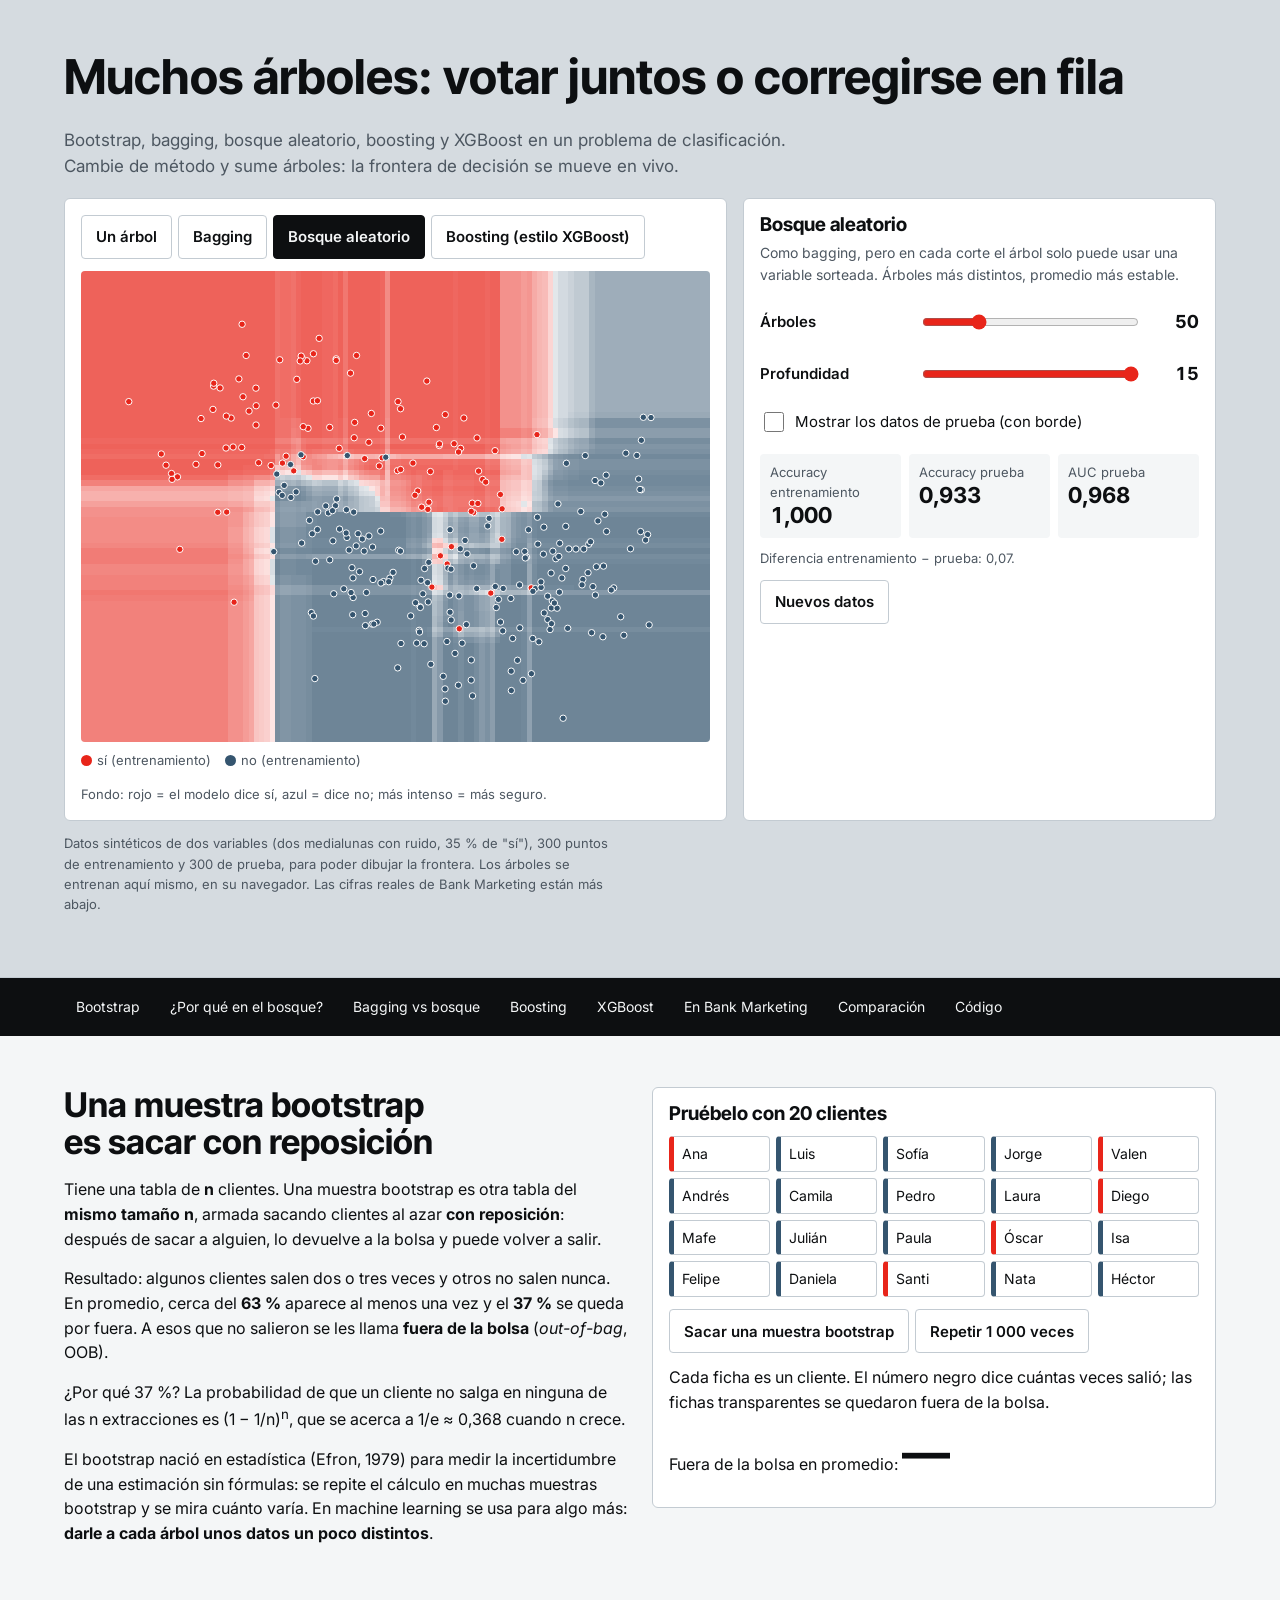
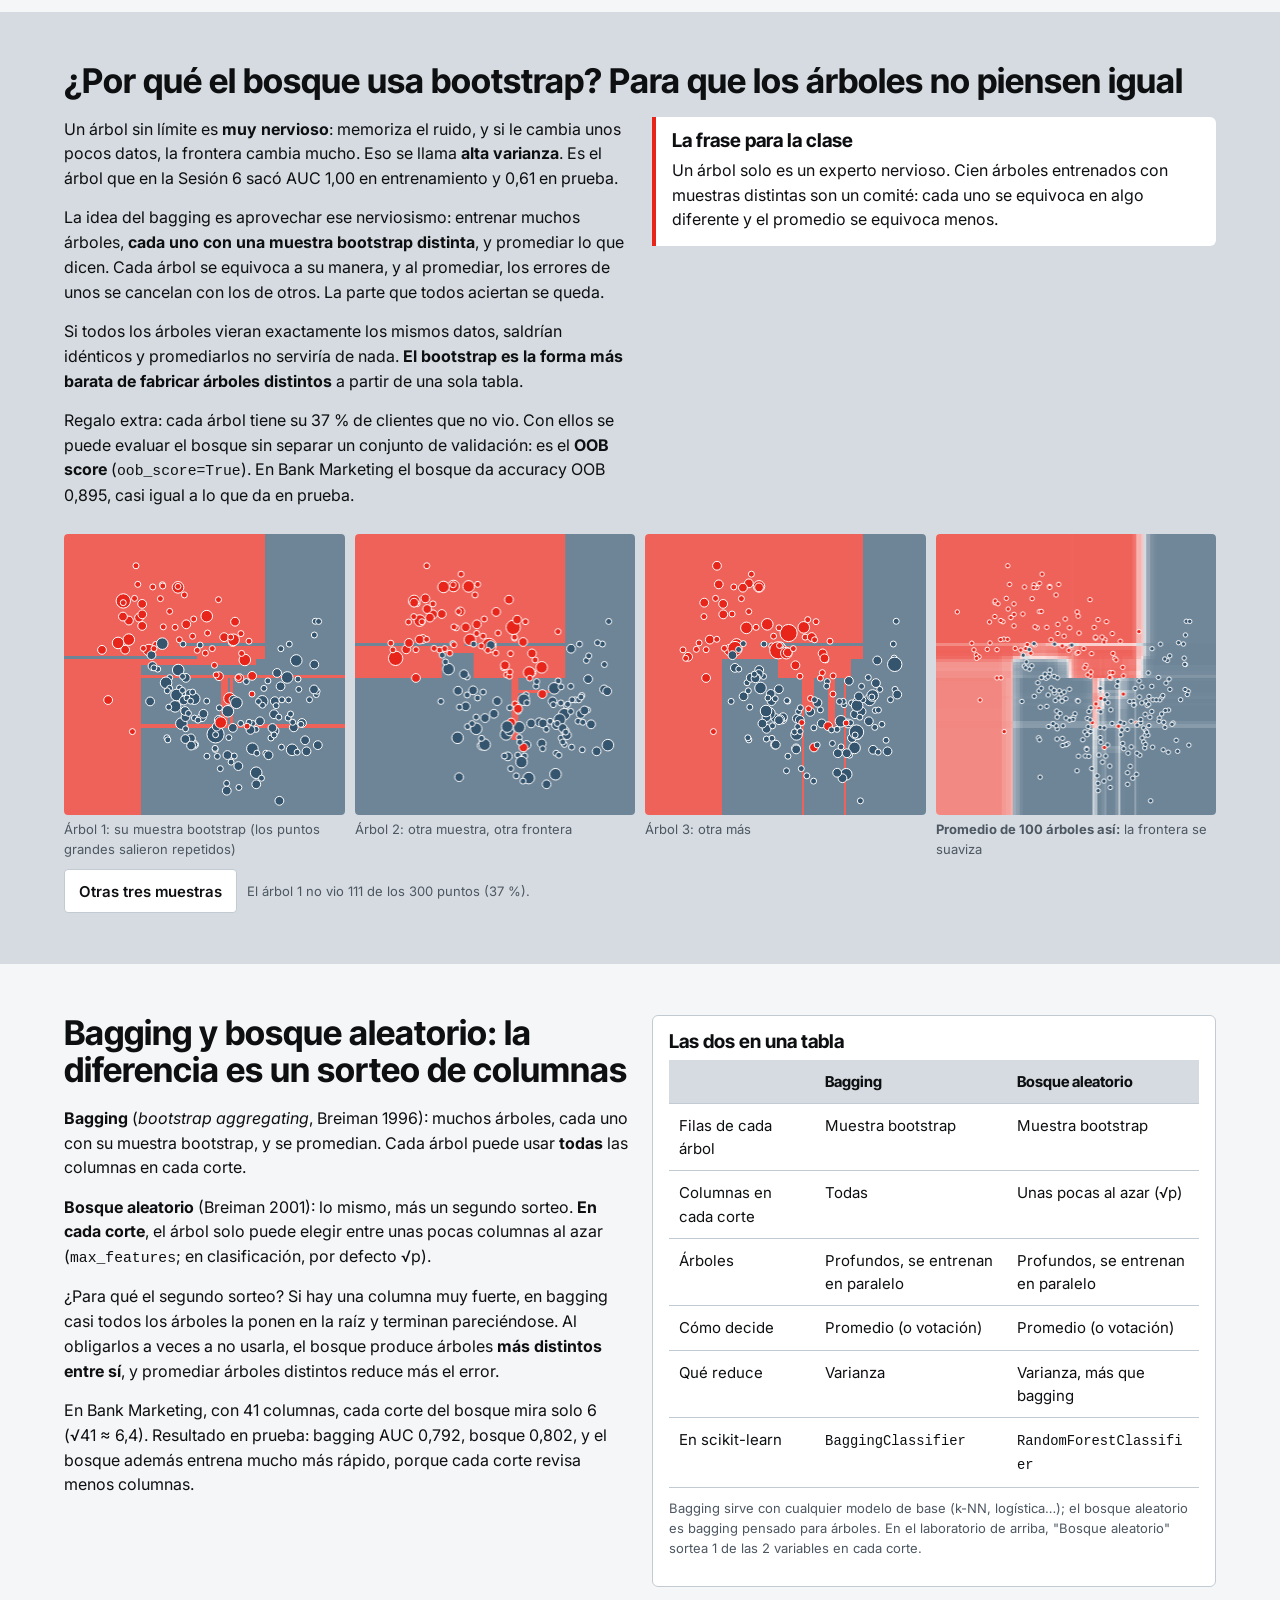
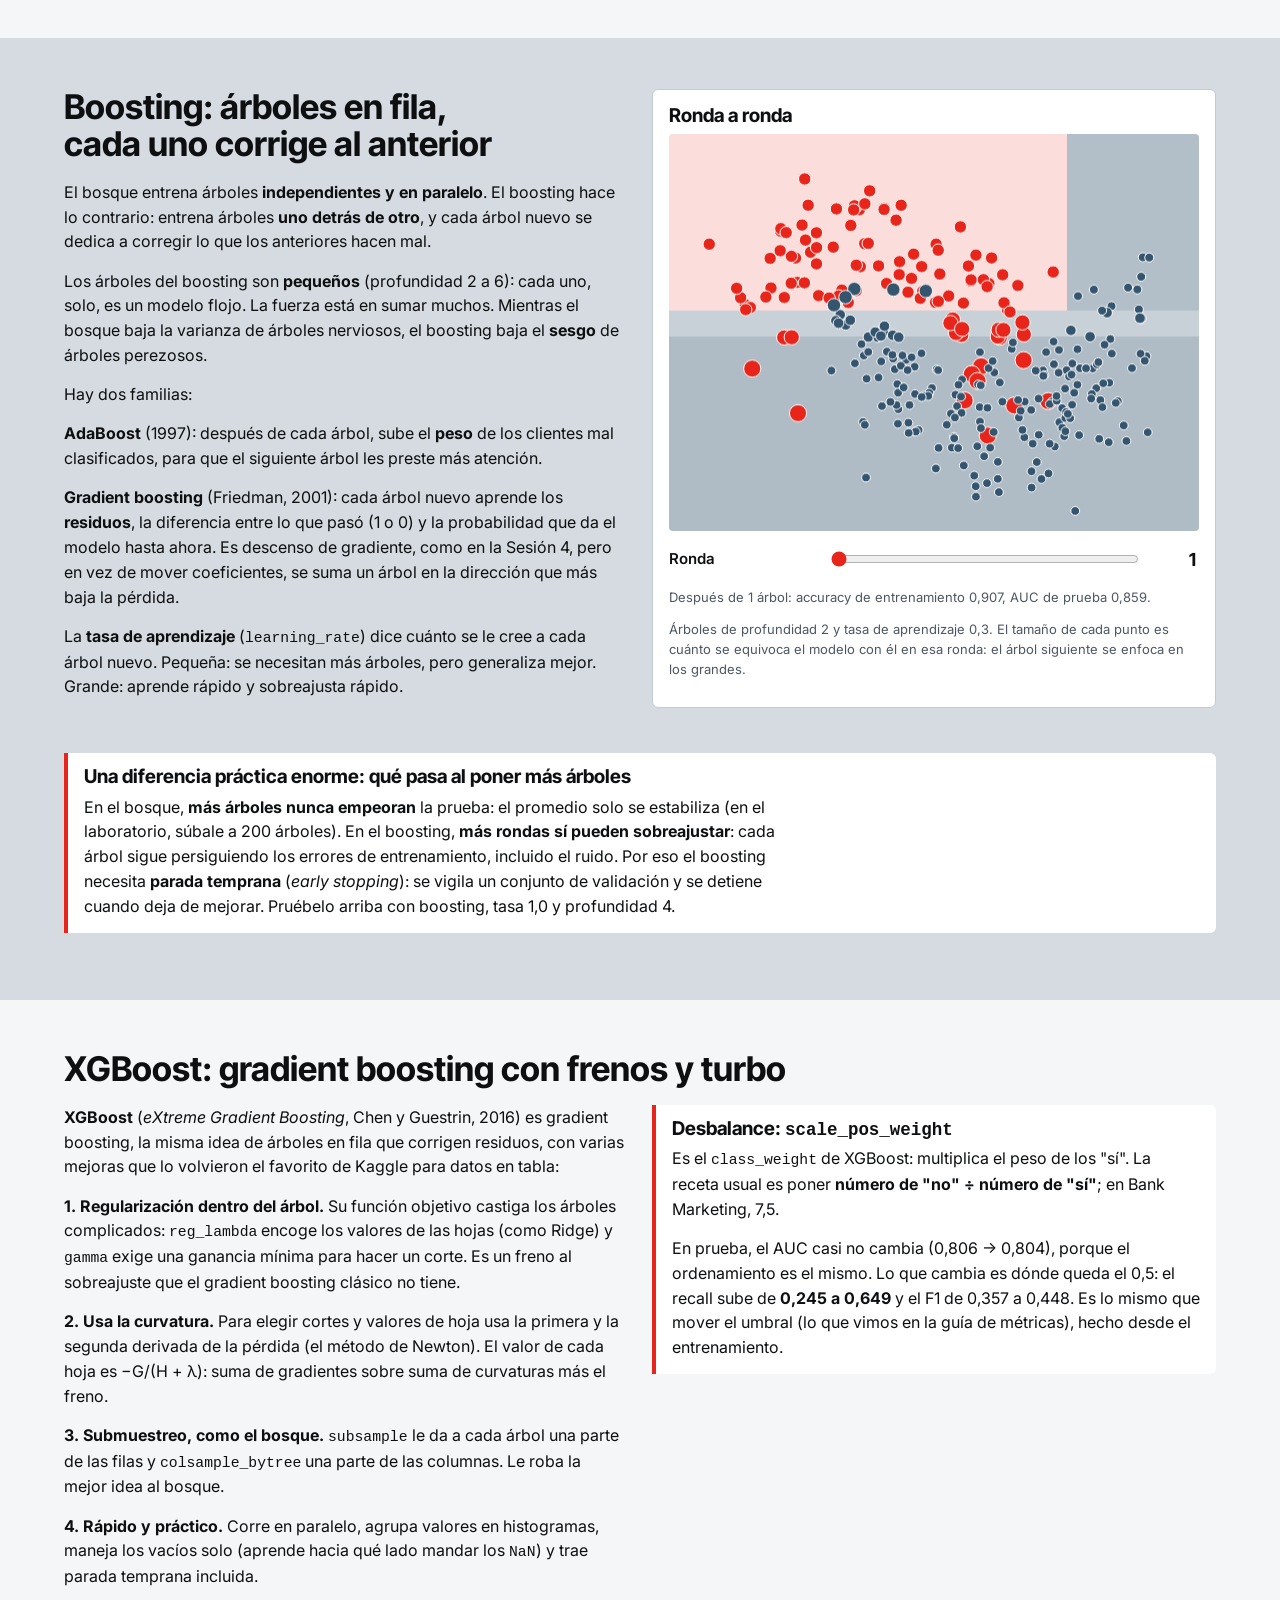
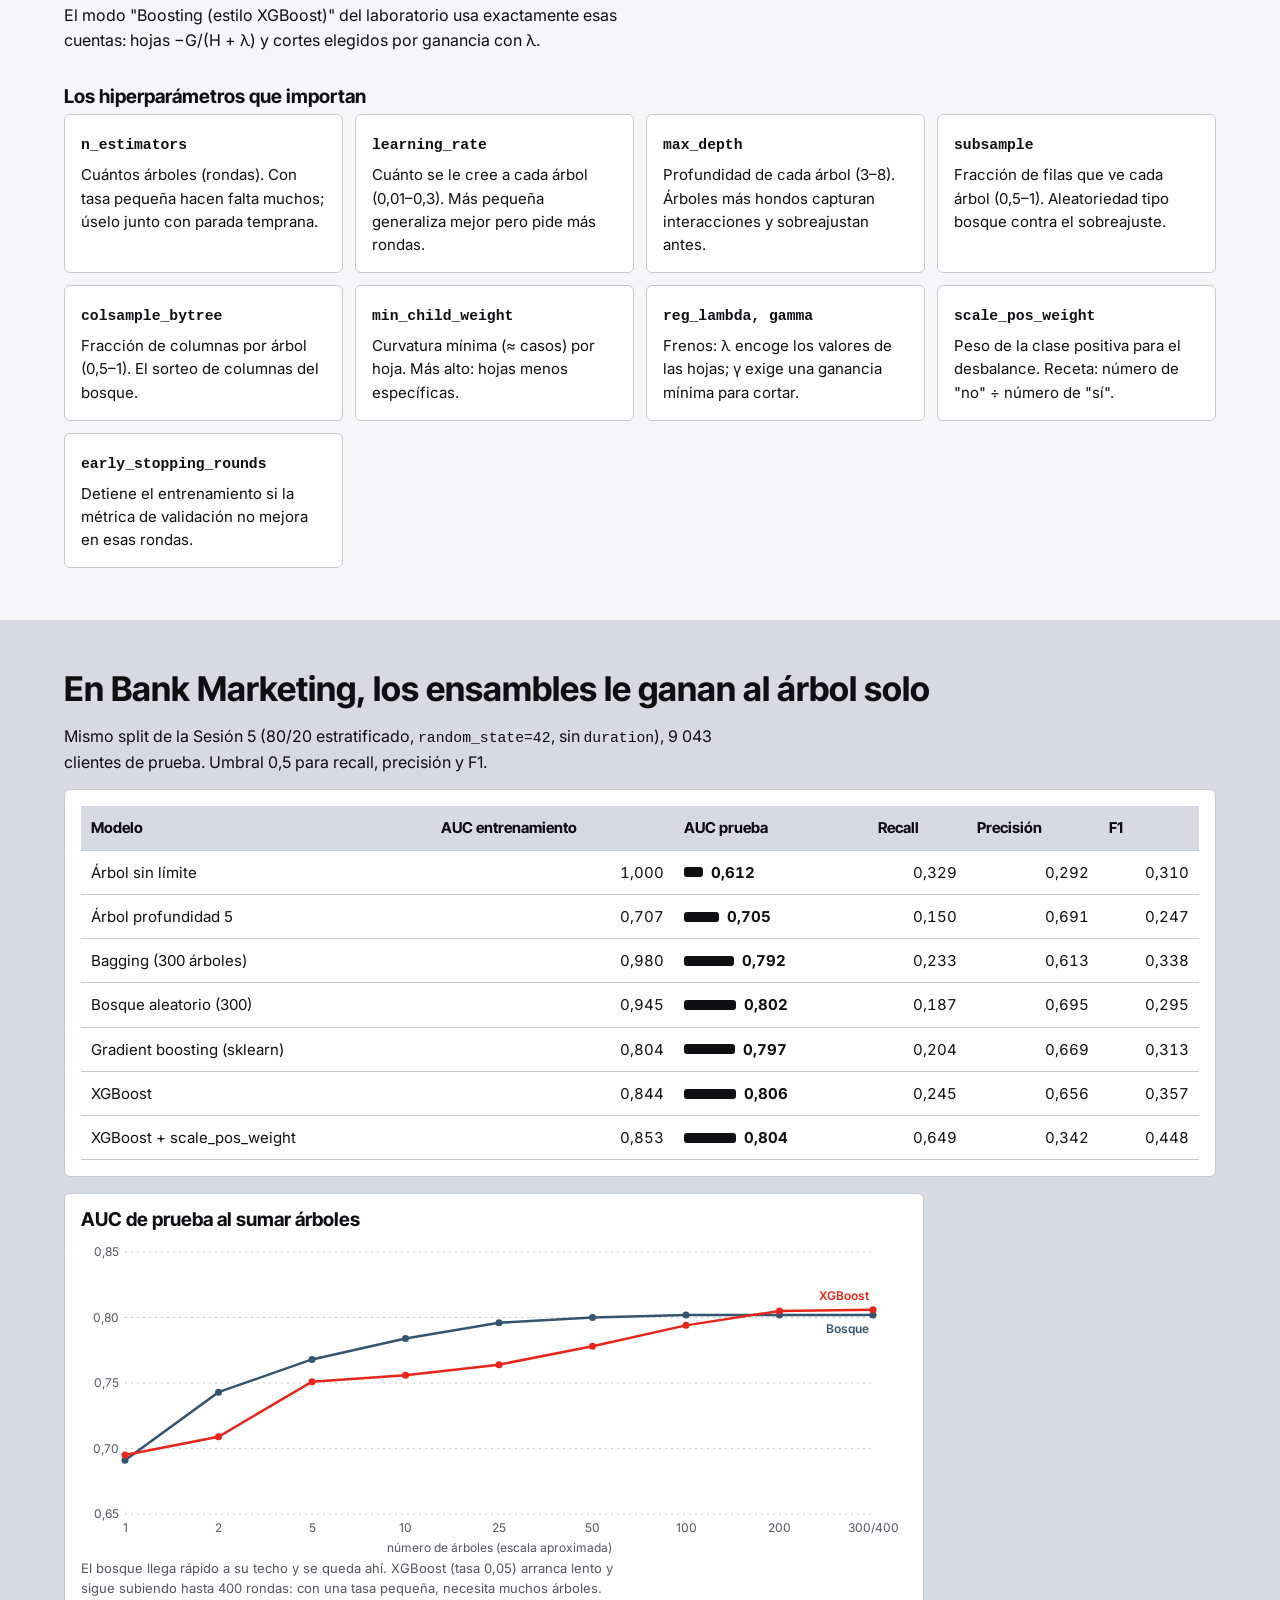
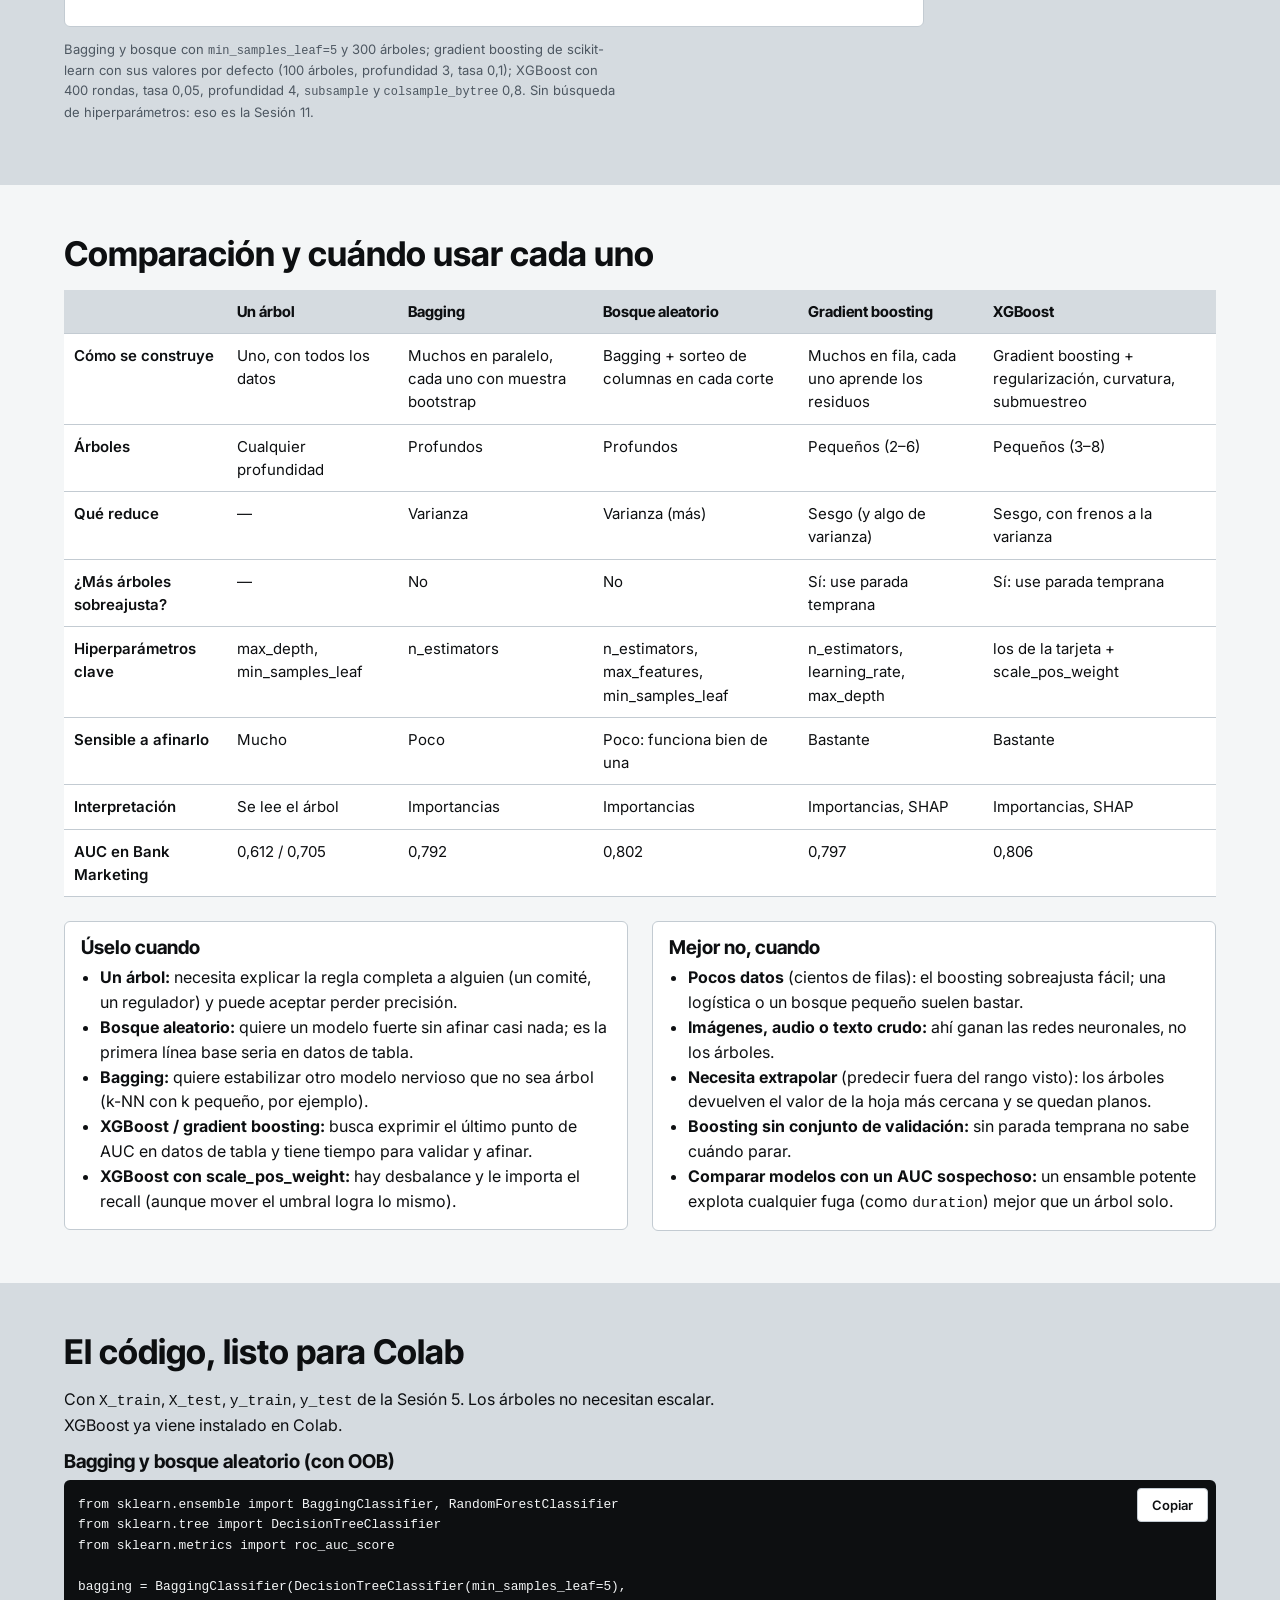
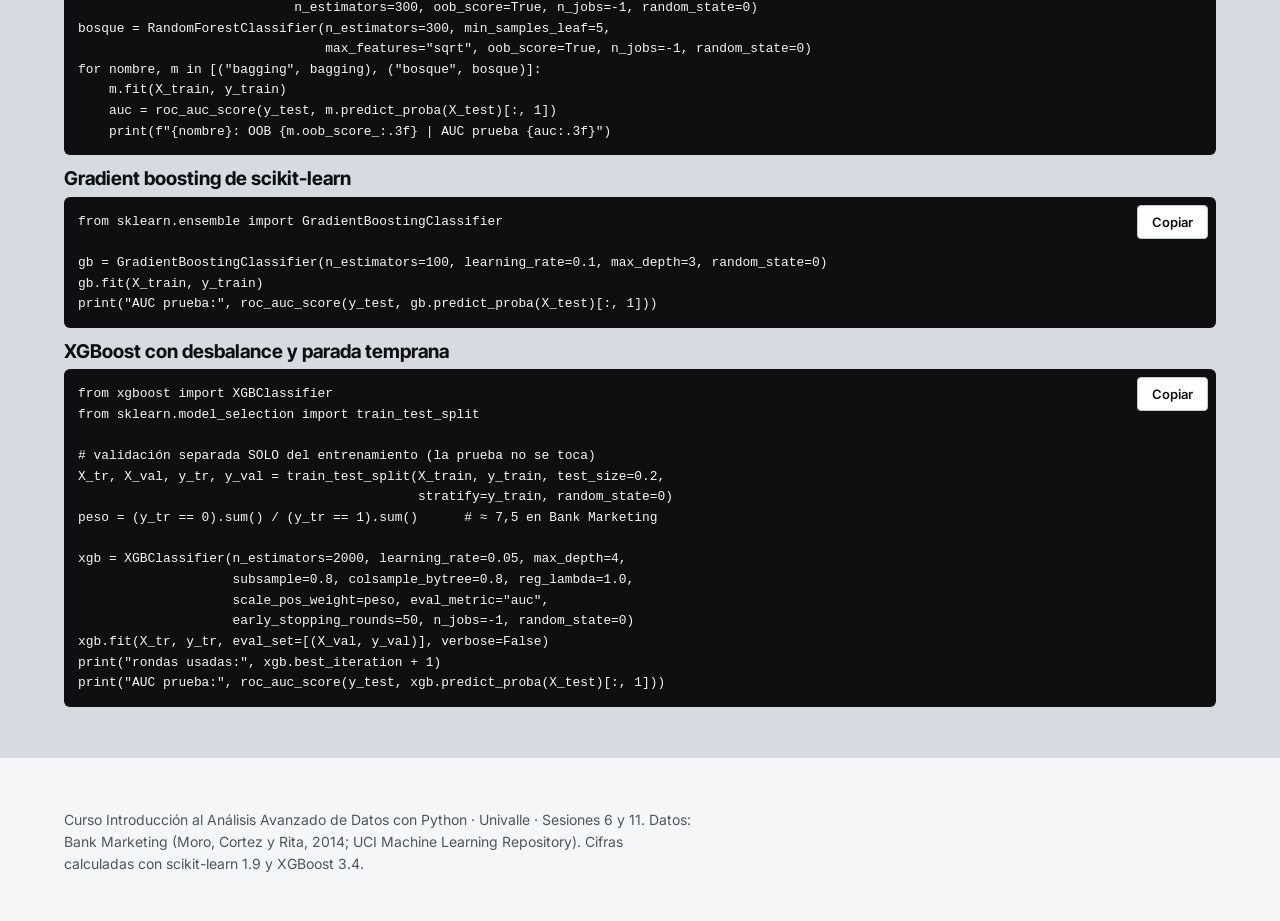
<file: laboratorio/11_ensambles.html>
<!DOCTYPE html>
<html lang="es">
<head>
<meta charset="utf-8">
<meta name="viewport" content="width=device-width, initial-scale=1">
<title>Bootstrap, bagging, bosques y boosting</title>
<link rel="preconnect" href="https://fonts.googleapis.com">
<link rel="stylesheet" href="https://fonts.googleapis.com/css2?family=Inter+Tight:wght@600;700&family=Inter:wght@400;500;600&display=swap">
<style>
/* VOICE: profesor explicando en vivo, claro y técnico, sin adornos.
   IDEA: un taller de árboles: muchos árboles votan en paralelo (bosque) o se corrigen en fila (boosting).
   PICTURE: el laboratorio vivo arriba: la frontera de decisión cambia al sumar árboles.
   COLOUR and TYPE: acero, negro, blanco; rojo = "sí", pizarra azul = "no", como la guía de métricas. Inter Tight + Inter.
   LAYOUT: laboratorio a lo ancho, luego secciones en columna con demos vivas, tabla comparativa y código. */
:root{color-scheme:light dark;
--bg:light-dark(#f4f6f7,#16191c);--panel:light-dark(#ffffff,#1e2327);--steel:light-dark(#d5dbe0,#2b3238);
--ink:light-dark(#0d0f11,#eef1f3);--muted:light-dark(#4d5761,#a3aeb7);--line:light-dark(#c3cbd2,#3a434b);
--si:light-dark(#e8251a,#ff5b4f);--si2:light-dark(#fbd9d6,#4a2220);--no:light-dark(#35556f,#93b4cc);--no2:light-dark(#dbe5ee,#23313d)}
:root[data-theme=light]{color-scheme:light}:root[data-theme=dark]{color-scheme:dark}
*{box-sizing:border-box;min-width:0}
body{margin:0;background:var(--bg);color:var(--ink);font:16px/1.55 Inter,system-ui,sans-serif;overflow-x:clip}
h1,h2,h3{font-family:"Inter Tight",Inter,sans-serif;font-weight:700;line-height:1.08;text-wrap:balance;margin:0 0 .5em}
h1{font-size:clamp(30px,4.4vw,48px)}h2{font-size:clamp(24px,3vw,34px)}h3{font-size:19px;margin-bottom:.35em}
p{margin:0 0 .9em;max-width:70ch}
.band{padding:clamp(28px,4vw,60px) max(5vw,16px)}.alt{background:var(--steel)}
.wrap{max-width:1240px;margin:0 auto}
.top{background:var(--steel);border-bottom:1px solid var(--line)}
.lede{color:var(--muted);font-size:17px}
nav.scroll{display:flex;gap:6px;overflow-x:auto;padding:10px max(5vw,16px);background:var(--ink)}
nav.scroll a{flex:none;color:var(--bg);text-decoration:none;font-size:14px;padding:8px 12px;border-radius:4px}
nav.scroll a:hover,nav.scroll a:focus-visible{background:var(--si);color:#fff;outline:none}
@media(min-width:900px){nav.scroll{position:sticky;top:0;z-index:5}}
html{scroll-padding-top:72px;scroll-behavior:smooth}
@media(prefers-reduced-motion:reduce){html{scroll-behavior:auto}}
.card{background:var(--panel);border:1px solid var(--line);border-radius:6px;padding:16px}
.lab{display:grid;grid-template-columns:minmax(0,1.4fr) minmax(0,1fr);gap:16px;margin-top:18px}
.cv{position:relative;width:100%;aspect-ratio:4/3;border-radius:4px;overflow:hidden;background:var(--bg)}
.cv canvas{position:absolute;inset:0;width:100%;height:100%}
.tabs{display:flex;gap:6px;flex-wrap:wrap;margin-bottom:12px}
button{font:600 15px Inter,sans-serif;min-height:44px;padding:0 14px;border-radius:4px;border:1px solid var(--line);background:var(--panel);color:var(--ink);cursor:pointer}
button:hover{border-color:var(--ink)}button:focus-visible,input:focus-visible{outline:3px solid var(--si);outline-offset:2px}
button.on{background:var(--ink);color:var(--bg);border-color:var(--ink)}
.ctl{display:grid;grid-template-columns:9.5em minmax(0,1fr) 3.4em;align-items:center;gap:8px;margin:4px 0}
.ctl label{font-weight:600;font-size:15px}.ctl output{font:700 18px "Inter Tight",sans-serif;text-align:right;font-variant-numeric:tabular-nums}
input[type=range]{width:100%;height:44px;accent-color:var(--si)}
.chk{display:flex;align-items:center;gap:8px;min-height:40px;font-size:15px;cursor:pointer}.chk input{width:20px;height:20px;accent-color:var(--si)}
.read{display:grid;grid-template-columns:repeat(3,minmax(0,1fr));gap:8px;margin-top:12px}
.read div{background:var(--bg);border-radius:4px;padding:8px 10px}
.read span{display:block;font-size:13px;color:var(--muted)}
.read b{font:700 22px "Inter Tight",sans-serif;font-variant-numeric:tabular-nums}
.note{font-size:13px;color:var(--muted)}
.legend{display:flex;gap:14px;flex-wrap:wrap;font-size:13px;color:var(--muted);margin-top:8px}
.dot{display:inline-block;width:11px;height:11px;border-radius:50%;vertical-align:-1px;margin-right:5px}
.cols{display:grid;grid-template-columns:minmax(0,1fr) minmax(0,1fr);gap:24px;align-items:start}
.callout{border-left:4px solid var(--si);background:var(--panel);padding:14px 16px;border-radius:0 6px 6px 0;margin:16px 0}
.clients{display:grid;grid-template-columns:repeat(auto-fill,minmax(92px,1fr));gap:6px;margin:12px 0}
.cl{border-radius:4px;padding:6px 8px;font-size:14px;position:relative;border:1px solid var(--line);background:var(--panel);transition:opacity .2s}
.cl.si{border-left:5px solid var(--si)}.cl.no{border-left:5px solid var(--no)}
.cl.oob{opacity:.35;border-style:dashed}
.cl i{position:absolute;right:6px;top:5px;font-style:normal;font:700 13px "Inter Tight";background:var(--ink);color:var(--bg);border-radius:10px;padding:0 6px}
.big{font:700 clamp(32px,5vw,48px)/1 "Inter Tight",sans-serif;font-variant-numeric:tabular-nums}
.trio{display:grid;grid-template-columns:repeat(4,minmax(0,1fr));gap:10px}
.trio figure{margin:0}.trio figcaption{font-size:13px;color:var(--muted);margin-top:4px}
.trio .cv{aspect-ratio:1}
.fig{position:relative;min-height:320px}.fig>svg{position:absolute;inset:0;width:100%;height:100%}
svg text{font:12px Inter,sans-serif;fill:var(--muted)}.grid{stroke:var(--line);stroke-dasharray:2 4}
table{border-collapse:collapse;width:100%;font-size:15px;background:var(--panel)}
th,td{text-align:left;vertical-align:top;padding:10px;border-bottom:1px solid var(--line)}
th{font-family:"Inter Tight",Inter,sans-serif;background:var(--steel)}
td.n{text-align:right;font-variant-numeric:tabular-nums;white-space:nowrap}
.barc{display:flex;align-items:center;gap:8px}.barc i{display:block;height:10px;background:var(--ink);border-radius:3px}
.hp{display:grid;grid-template-columns:repeat(auto-fill,minmax(250px,1fr));gap:12px}
.hp code{font-weight:600}
pre{background:var(--ink);color:var(--bg);padding:14px;border-radius:6px;font-size:14px;line-height:1.45;overflow-x:auto;margin:0}
.code{position:relative}.code button{position:absolute;top:8px;right:8px;min-height:34px;font-size:13px}
pre,.scroll{overflow-x:auto}code{overflow-wrap:anywhere;font-size:.92em}
footer{color:var(--muted);font-size:14px}
@media(max-width:860px){.lab,.cols{grid-template-columns:minmax(0,1fr)}.trio{grid-template-columns:repeat(2,minmax(0,1fr))}}
@media(max-width:600px){table{font-size:13px}.stack thead{display:none}.stack tr{display:grid;padding-block:10px}.stack td{display:flow-root;border:0;padding:3px 0;padding-inline-start:8em;text-align:start;white-space:normal}.stack td::before{content:attr(data-l);float:inline-start;width:7.5em;margin-inline-start:-8em;white-space:normal;color:var(--muted);font-weight:600}.stack td:empty{display:none}.ctl{grid-template-columns:7.5em minmax(0,1fr) 3em}.read b{font-size:18px}}
</style><script>new MutationObserver(()=>{for(const c of document.querySelectorAll('.stack td:not([data-l])')){let i=0,p=c;while(p=p.previousElementSibling)i+=p.colSpan;c.dataset.l=c.closest('table').rows[0].cells[i]?.textContent||''}}).observe(document,{childList:true,subtree:true})</script>
</head>
<body>
<span id="probeSi" style="color:var(--si);display:none"></span><span id="probeNo" style="color:var(--no);display:none"></span><span id="probeBg" style="color:var(--panel);display:none"></span><span id="probeInk" style="color:var(--ink);display:none"></span>

<header class="band top"><div class="wrap">
  <h1>Muchos árboles: votar juntos o corregirse en fila</h1>
  <p class="lede">Bootstrap, bagging, bosque aleatorio, boosting y XGBoost en un problema de clasificación. Cambie de método y sume árboles: la frontera de decisión se mueve en vivo.</p>
  <div class="lab">
    <div class="card">
      <div class="tabs" role="group" aria-label="Método">
        <button data-m="arbol">Un árbol</button><button data-m="bag">Bagging</button><button data-m="rf" class="on">Bosque aleatorio</button><button data-m="boost">Boosting (estilo XGBoost)</button>
      </div>
      <div class="cv"><canvas id="lab"></canvas></div>
      <div class="legend"><span><span class="dot" style="background:var(--si)"></span>sí (entrenamiento)</span><span><span class="dot" style="background:var(--no)"></span>no (entrenamiento)</span><span>Fondo: rojo = el modelo dice sí, azul = dice no; más intenso = más seguro.</span></div>
    </div>
    <div class="card">
      <h3 id="labTitle"></h3>
      <p id="labDesc" class="note" style="font-size:14px"></p>
      <div id="ctls"></div>
      <label class="chk"><input type="checkbox" id="showTest"> Mostrar los datos de prueba (con borde)</label>
      <label class="chk" id="errWrap"><input type="checkbox" id="showErr" checked> Agrandar los puntos donde se equivoca</label>
      <div class="read">
        <div><span>Accuracy entrenamiento</span><b id="accTr"></b></div>
        <div><span>Accuracy prueba</span><b id="accTe"></b></div>
        <div><span>AUC prueba</span><b id="aucTe"></b></div>
      </div>
      <p class="note" id="labMsg" style="margin-top:10px"></p>
      <div style="display:flex;gap:6px;flex-wrap:wrap"><button id="reseed">Nuevos datos</button></div>
    </div>
  </div>
  <p class="note" style="margin-top:12px">Datos sintéticos de dos variables (dos medialunas con ruido, 35 % de "sí"), 300 puntos de entrenamiento y 300 de prueba, para poder dibujar la frontera. Los árboles se entrenan aquí mismo, en su navegador. Las cifras reales de Bank Marketing están más abajo.</p>
</div></header>

<nav class="scroll" aria-label="Secciones">
  <a href="#bootstrap">Bootstrap</a><a href="#porque">¿Por qué en el bosque?</a><a href="#bagging">Bagging vs bosque</a><a href="#boosting">Boosting</a><a href="#xgboost">XGBoost</a><a href="#bank">En Bank Marketing</a><a href="#comparacion">Comparación</a><a href="#codigo">Código</a>
</nav>

<main>
<section class="band" id="bootstrap"><div class="wrap cols">
  <div>
    <h2>Una muestra bootstrap es sacar con reposición</h2>
    <p>Tiene una tabla de <b>n</b> clientes. Una muestra bootstrap es otra tabla del <b>mismo tamaño n</b>, armada sacando clientes al azar <b>con reposición</b>: después de sacar a alguien, lo devuelve a la bolsa y puede volver a salir.</p>
    <p>Resultado: algunos clientes salen dos o tres veces y otros no salen nunca. En promedio, cerca del <b>63 %</b> aparece al menos una vez y el <b>37 %</b> se queda por fuera. A esos que no salieron se les llama <b>fuera de la bolsa</b> (<i>out-of-bag</i>, OOB).</p>
    <p>¿Por qué 37 %? La probabilidad de que un cliente no salga en ninguna de las n extracciones es (1 − 1/n)<sup>n</sup>, que se acerca a 1/e ≈ 0,368 cuando n crece.</p>
    <p>El bootstrap nació en estadística (Efron, 1979) para medir la incertidumbre de una estimación sin fórmulas: se repite el cálculo en muchas muestras bootstrap y se mira cuánto varía. En machine learning se usa para algo más: <b>darle a cada árbol unos datos un poco distintos</b>.</p>
  </div>
  <div class="card">
    <h3>Pruébelo con 20 clientes</h3>
    <div class="clients" id="clients" aria-live="polite"></div>
    <div style="display:flex;gap:6px;flex-wrap:wrap"><button id="bs1">Sacar una muestra bootstrap</button><button id="bs1000">Repetir 1 000 veces</button></div>
    <p style="margin-top:12px" id="bsMsg">Cada ficha es un cliente. El número negro dice cuántas veces salió; las fichas transparentes se quedaron fuera de la bolsa.</p>
    <p>Fuera de la bolsa en promedio: <span class="big" id="bsAvg">—</span></p>
    <p class="note" id="bsN"></p>
  </div>
</div></section>

<section class="band alt" id="porque"><div class="wrap">
  <h2>¿Por qué el bosque usa bootstrap? Para que los árboles no piensen igual</h2>
  <div class="cols">
    <div>
      <p>Un árbol sin límite es <b>muy nervioso</b>: memoriza el ruido, y si le cambia unos pocos datos, la frontera cambia mucho. Eso se llama <b>alta varianza</b>. Es el árbol que en la Sesión 6 sacó AUC 1,00 en entrenamiento y 0,61 en prueba.</p>
      <p>La idea del bagging es aprovechar ese nerviosismo: entrenar muchos árboles, <b>cada uno con una muestra bootstrap distinta</b>, y promediar lo que dicen. Cada árbol se equivoca a su manera, y al promediar, los errores de unos se cancelan con los de otros. La parte que todos aciertan se queda.</p>
      <p>Si todos los árboles vieran exactamente los mismos datos, saldrían idénticos y promediarlos no serviría de nada. <b>El bootstrap es la forma más barata de fabricar árboles distintos</b> a partir de una sola tabla.</p>
      <p>Regalo extra: cada árbol tiene su 37 % de clientes que no vio. Con ellos se puede evaluar el bosque sin separar un conjunto de validación: es el <b>OOB score</b> (<code>oob_score=True</code>). En Bank Marketing el bosque da accuracy OOB 0,895, casi igual a lo que da en prueba.</p>
    </div>
    <div class="callout" style="margin-top:0">
      <h3>La frase para la clase</h3>
      <p style="margin:0">Un árbol solo es un experto nervioso. Cien árboles entrenados con muestras distintas son un comité: cada uno se equivoca en algo diferente y el promedio se equivoca menos.</p>
    </div>
  </div>
  <div class="trio" style="margin-top:12px">
    <figure><div class="cv"><canvas id="t1"></canvas></div><figcaption>Árbol 1: su muestra bootstrap (los puntos grandes salieron repetidos)</figcaption></figure>
    <figure><div class="cv"><canvas id="t2"></canvas></div><figcaption>Árbol 2: otra muestra, otra frontera</figcaption></figure>
    <figure><div class="cv"><canvas id="t3"></canvas></div><figcaption>Árbol 3: otra más</figcaption></figure>
    <figure><div class="cv"><canvas id="tavg"></canvas></div><figcaption><b>Promedio de 100 árboles así:</b> la frontera se suaviza</figcaption></figure>
  </div>
  <div style="margin-top:10px;display:flex;gap:10px;flex-wrap:wrap;align-items:center"><button id="trioBtn">Otras tres muestras</button><span class="note" id="trioMsg"></span></div>
</div></section>

<section class="band" id="bagging"><div class="wrap cols">
  <div>
    <h2>Bagging y bosque aleatorio: la diferencia es un sorteo de columnas</h2>
    <p><b>Bagging</b> (<i>bootstrap aggregating</i>, Breiman 1996): muchos árboles, cada uno con su muestra bootstrap, y se promedian. Cada árbol puede usar <b>todas</b> las columnas en cada corte.</p>
    <p><b>Bosque aleatorio</b> (Breiman 2001): lo mismo, más un segundo sorteo. <b>En cada corte</b>, el árbol solo puede elegir entre unas pocas columnas al azar (<code>max_features</code>; en clasificación, por defecto √p).</p>
    <p>¿Para qué el segundo sorteo? Si hay una columna muy fuerte, en bagging casi todos los árboles la ponen en la raíz y terminan pareciéndose. Al obligarlos a veces a no usarla, el bosque produce árboles <b>más distintos entre sí</b>, y promediar árboles distintos reduce más el error.</p>
    <p>En Bank Marketing, con 41 columnas, cada corte del bosque mira solo 6 (√41 ≈ 6,4). Resultado en prueba: bagging AUC 0,792, bosque 0,802, y el bosque además entrena mucho más rápido, porque cada corte revisa menos columnas.</p>
  </div>
  <div class="card">
    <h3>Las dos en una tabla</h3>
    <div class="scroll"><table class="stack">
      <thead><tr><th></th><th>Bagging</th><th>Bosque aleatorio</th></tr></thead>
      <tbody>
        <tr><td>Filas de cada árbol</td><td>Muestra bootstrap</td><td>Muestra bootstrap</td></tr>
        <tr><td>Columnas en cada corte</td><td>Todas</td><td>Unas pocas al azar (√p)</td></tr>
        <tr><td>Árboles</td><td>Profundos, se entrenan en paralelo</td><td>Profundos, se entrenan en paralelo</td></tr>
        <tr><td>Cómo decide</td><td>Promedio (o votación)</td><td>Promedio (o votación)</td></tr>
        <tr><td>Qué reduce</td><td>Varianza</td><td>Varianza, más que bagging</td></tr>
        <tr><td>En scikit-learn</td><td><code>BaggingClassifier</code></td><td><code>RandomForestClassifier</code></td></tr>
      </tbody></table></div>
    <p class="note" style="margin-top:10px">Bagging sirve con cualquier modelo de base (k-NN, logística…); el bosque aleatorio es bagging pensado para árboles. En el laboratorio de arriba, "Bosque aleatorio" sortea 1 de las 2 variables en cada corte.</p>
  </div>
</div></section>

<section class="band alt" id="boosting"><div class="wrap cols">
  <div>
    <h2>Boosting: árboles en fila, cada uno corrige al anterior</h2>
    <p>El bosque entrena árboles <b>independientes y en paralelo</b>. El boosting hace lo contrario: entrena árboles <b>uno detrás de otro</b>, y cada árbol nuevo se dedica a corregir lo que los anteriores hacen mal.</p>
    <p>Los árboles del boosting son <b>pequeños</b> (profundidad 2 a 6): cada uno, solo, es un modelo flojo. La fuerza está en sumar muchos. Mientras el bosque baja la varianza de árboles nerviosos, el boosting baja el <b>sesgo</b> de árboles perezosos.</p>
    <p>Hay dos familias:</p>
    <p><b>AdaBoost</b> (1997): después de cada árbol, sube el <b>peso</b> de los clientes mal clasificados, para que el siguiente árbol les preste más atención.</p>
    <p><b>Gradient boosting</b> (Friedman, 2001): cada árbol nuevo aprende los <b>residuos</b>, la diferencia entre lo que pasó (1 o 0) y la probabilidad que da el modelo hasta ahora. Es descenso de gradiente, como en la Sesión 4, pero en vez de mover coeficientes, se suma un árbol en la dirección que más baja la pérdida.</p>
    <p>La <b>tasa de aprendizaje</b> (<code>learning_rate</code>) dice cuánto se le cree a cada árbol nuevo. Pequeña: se necesitan más árboles, pero generaliza mejor. Grande: aprende rápido y sobreajusta rápido.</p>
  </div>
  <div class="card">
    <h3>Ronda a ronda</h3>
    <div class="cv"><canvas id="rr"></canvas></div>
    <div class="ctl"><label for="rrK">Ronda</label><input type="range" id="rrK" min="1" max="40" value="1"><output id="rrKo">1</output></div>
    <p class="note" id="rrMsg"></p>
    <p class="note">Árboles de profundidad 2 y tasa de aprendizaje 0,3. El tamaño de cada punto es cuánto se equivoca el modelo con él en esa ronda: el árbol siguiente se enfoca en los grandes.</p>
  </div>
  <div class="callout" style="grid-column:1/-1">
    <h3>Una diferencia práctica enorme: qué pasa al poner más árboles</h3>
    <p style="margin:0">En el bosque, <b>más árboles nunca empeoran</b> la prueba: el promedio solo se estabiliza (en el laboratorio, súbale a 200 árboles). En el boosting, <b>más rondas sí pueden sobreajustar</b>: cada árbol sigue persiguiendo los errores de entrenamiento, incluido el ruido. Por eso el boosting necesita <b>parada temprana</b> (<i>early stopping</i>): se vigila un conjunto de validación y se detiene cuando deja de mejorar. Pruébelo arriba con boosting, tasa 1,0 y profundidad 4.</p>
  </div>
</div></section>

<section class="band" id="xgboost"><div class="wrap">
  <h2>XGBoost: gradient boosting con frenos y turbo</h2>
  <div class="cols">
    <div>
      <p><b>XGBoost</b> (<i>eXtreme Gradient Boosting</i>, Chen y Guestrin, 2016) es gradient boosting, la misma idea de árboles en fila que corrigen residuos, con varias mejoras que lo volvieron el favorito de Kaggle para datos en tabla:</p>
      <p><b>1. Regularización dentro del árbol.</b> Su función objetivo castiga los árboles complicados: <code>reg_lambda</code> encoge los valores de las hojas (como Ridge) y <code>gamma</code> exige una ganancia mínima para hacer un corte. Es un freno al sobreajuste que el gradient boosting clásico no tiene.</p>
      <p><b>2. Usa la curvatura.</b> Para elegir cortes y valores de hoja usa la primera y la segunda derivada de la pérdida (el método de Newton). El valor de cada hoja es −G/(H + λ): suma de gradientes sobre suma de curvaturas más el freno.</p>
      <p><b>3. Submuestreo, como el bosque.</b> <code>subsample</code> le da a cada árbol una parte de las filas y <code>colsample_bytree</code> una parte de las columnas. Le roba la mejor idea al bosque.</p>
      <p><b>4. Rápido y práctico.</b> Corre en paralelo, agrupa valores en histogramas, maneja los vacíos solo (aprende hacia qué lado mandar los <code>NaN</code>) y trae parada temprana incluida.</p>
      <p>El modo "Boosting (estilo XGBoost)" del laboratorio usa exactamente esas cuentas: hojas −G/(H + λ) y cortes elegidos por ganancia con λ.</p>
    </div>
    <div class="callout" style="margin-top:0">
      <h3>Desbalance: <code>scale_pos_weight</code></h3>
      <p>Es el <code>class_weight</code> de XGBoost: multiplica el peso de los "sí". La receta usual es poner <b>número de "no" ÷ número de "sí"</b>; en Bank Marketing, 7,5.</p>
      <p style="margin:0">En prueba, el AUC casi no cambia (0,806 → 0,804), porque el ordenamiento es el mismo. Lo que cambia es dónde queda el 0,5: el recall sube de <b>0,245 a 0,649</b> y el F1 de 0,357 a 0,448. Es lo mismo que mover el umbral (lo que vimos en la guía de métricas), hecho desde el entrenamiento.</p>
    </div>
  </div>
  <h3 style="margin-top:20px">Los hiperparámetros que importan</h3>
  <div class="hp" id="hp"></div>
</div></section>

<section class="band alt" id="bank"><div class="wrap">
  <h2>En Bank Marketing, los ensambles le ganan al árbol solo</h2>
  <p>Mismo split de la Sesión 5 (80/20 estratificado, <code>random_state=42</code>, sin <code>duration</code>), 9 043 clientes de prueba. Umbral 0,5 para recall, precisión y F1.</p>
  <div>
    <div class="card scroll"><table class="stack">
      <thead><tr><th>Modelo</th><th>AUC entrenamiento</th><th>AUC prueba</th><th>Recall</th><th>Precisión</th><th>F1</th></tr></thead>
      <tbody id="bankT"></tbody></table></div>
    <div class="card" style="margin-top:16px;max-width:860px"><h3>AUC de prueba al sumar árboles</h3><div class="fig" id="curve"></div>
      <p class="note">El bosque llega rápido a su techo y se queda ahí. XGBoost (tasa 0,05) arranca lento y sigue subiendo hasta 400 rondas: con una tasa pequeña, necesita muchos árboles.</p></div>
  </div>
  <p class="note" style="margin-top:12px">Bagging y bosque con <code>min_samples_leaf=5</code> y 300 árboles; gradient boosting de scikit-learn con sus valores por defecto (100 árboles, profundidad 3, tasa 0,1); XGBoost con 400 rondas, tasa 0,05, profundidad 4, <code>subsample</code> y <code>colsample_bytree</code> 0,8. Sin búsqueda de hiperparámetros: eso es la Sesión 11.</p>
</div></section>

<section class="band" id="comparacion"><div class="wrap">
  <h2>Comparación y cuándo usar cada uno</h2>
  <div class="scroll"><table class="stack">
    <thead><tr><th></th><th>Un árbol</th><th>Bagging</th><th>Bosque aleatorio</th><th>Gradient boosting</th><th>XGBoost</th></tr></thead>
    <tbody id="cmpT"></tbody></table></div>
  <div class="cols" style="margin-top:24px">
    <div class="card"><h3>Úselo cuando</h3><ul id="useYes" style="margin:0;padding-left:1.2em"></ul></div>
    <div class="card"><h3>Mejor no, cuando</h3><ul id="useNo" style="margin:0;padding-left:1.2em"></ul></div>
  </div>
</div></section>

<section class="band alt" id="codigo"><div class="wrap">
  <h2>El código, listo para Colab</h2>
  <p>Con <code>X_train</code>, <code>X_test</code>, <code>y_train</code>, <code>y_test</code> de la Sesión 5. Los árboles no necesitan escalar. XGBoost ya viene instalado en Colab.</p>
  <div id="codes" style="display:grid;gap:14px"></div>
</div></section>
</main>

<footer class="band"><div class="wrap">
  <p>Curso Introducción al Análisis Avanzado de Datos con Python · Univalle · Sesiones 6 y 11. Datos: Bank Marketing (Moro, Cortez y Rita, 2014; UCI Machine Learning Repository). Cifras calculadas con scikit-learn 1.9 y XGBoost 3.4.</p>
</div></footer>

<script>
{
const $=id=>document.getElementById(id);
const f=(x,d=3)=>x==null||isNaN(x)?'—':x.toFixed(d).replace('.',',');
const mulberry=a=>()=>{a|=0;a=a+0x6D2B79F5|0;let t=Math.imul(a^a>>>15,1|a);t=t+Math.imul(t^t>>>7,61|t)^t;return((t^t>>>14)>>>0)/4294967296};
let rnd=mulberry(7);
const gauss=r=>{let u=0,v=0;while(!u)u=r();v=r();return Math.sqrt(-2*Math.log(u))*Math.cos(2*Math.PI*v)};

// ---------- datos: dos medialunas con ruido
const XMIN=-1.7,XMAX=2.7,YMIN=-1.3,YMAX=1.8;
function moons(n,r){const X=[],y=[];const nsi=Math.round(n*.35);
  for(let i=0;i<n;i++){const si=i<nsi,t=r()*Math.PI;let a,b;
    if(si){a=Math.cos(t);b=Math.sin(t)}else{a=1-Math.cos(t);b=.5-Math.sin(t)}
    X.push([a+gauss(r)*.26,b+gauss(r)*.26]);y.push(si?1:0)}return {X,y}}
let TR,TE;
function newData(seed){const r=mulberry(seed);TR=moons(300,r);TE=moons(300,r)}

// ---------- árbol de clasificación (Gini)
function buildCls(X,y,idx,o,r,d){
  let n=idx.length,pos=0;for(const i of idx)pos+=y[i];
  const leaf={v:pos/n};
  if(d>=o.depth||n<2*o.minLeaf||pos===0||pos===n)return leaf;
  let feats=[0,1];if(o.mtry===1)feats=[r()<.5?0:1];
  let best=null;
  for(const fe of feats){const s=idx.slice().sort((a,b)=>X[a][fe]-X[b][fe]);let lp=0;
    for(let k=0;k<n-1;k++){lp+=y[s[k]];const nl=k+1,nr=n-nl;
      if(nl<o.minLeaf||nr<o.minLeaf)continue;const xa=X[s[k]][fe],xb=X[s[k+1]][fe];if(xa===xb)continue;
      const rp=pos-lp,gl=1-(lp/nl)**2-((nl-lp)/nl)**2,gr=1-(rp/nr)**2-((nr-rp)/nr)**2,g=(nl*gl+nr*gr)/n;
      if(!best||g<best.g)best={g,fe,t:(xa+xb)/2,k,s}}}
  if(!best)return leaf;
  return {f:best.fe,t:best.t,l:buildCls(X,y,best.s.slice(0,best.k+1),o,r,d+1),r:buildCls(X,y,best.s.slice(best.k+1),o,r,d+1)}}
// ---------- árbol de regresión estilo XGBoost (gradientes g, curvaturas h)
function buildXgb(X,g,h,idx,o,d){
  let G=0,H=0;for(const i of idx){G+=g[i];H+=h[i]}
  const leaf={v:-G/(H+o.lambda)},n=idx.length;
  if(d>=o.depth||n<2)return leaf;
  const base=G*G/(H+o.lambda);let best=null;
  for(const fe of [0,1]){const s=idx.slice().sort((a,b)=>X[a][fe]-X[b][fe]);let gl=0,hl=0;
    for(let k=0;k<n-1;k++){gl+=g[s[k]];hl+=h[s[k]];const xa=X[s[k]][fe],xb=X[s[k+1]][fe];if(xa===xb)continue;
      const gr=G-gl,hr=H-hl;if(hl<o.minH||hr<o.minH)continue;
      const gain=gl*gl/(hl+o.lambda)+gr*gr/(hr+o.lambda)-base;
      if(!best||gain>best.gain)best={gain,fe,t:(xa+xb)/2,k,s}}}
  if(!best||best.gain<=1e-9)return leaf;
  return {f:best.fe,t:best.t,l:buildXgb(X,g,h,best.s.slice(0,best.k+1),o,d+1),r:buildXgb(X,g,h,best.s.slice(best.k+1),o,d+1)}}
const pred=(nd,x)=>{while(nd.l)nd=x[nd.f]<=nd.t?nd.l:nd.r;return nd.v};
const sig=z=>1/(1+Math.exp(-z));

// ---------- rejilla para dibujar
const GW=120,GH=90,GRID=[];for(let j=0;j<GH;j++)for(let i=0;i<GW;i++)GRID.push([XMIN+(i+.5)/GW*(XMAX-XMIN),YMAX-(j+.5)/GH*(YMAX-YMIN)]);

// ---------- ensambles con sumas acumuladas
function fitEnsemble(mode,p,seed){
  const r=mulberry(seed),X=TR.X,y=TR.y,n=X.length,all=[...Array(n).keys()];
  const T=mode==='arbol'?1:p.max,trees=[];
  const sets=[GRID,TR.X,TE.X],cum=sets.map(s=>new Float64Array(s.length*(T+1)));
  if(mode==='boost'){
    const prior=y.reduce((a,b)=>a+b,0)/n,F0=Math.log(prior/(1-prior)),F=new Float64Array(n).fill(F0);
    sets.forEach((s,si)=>{for(let i=0;i<s.length;i++)cum[si][i]=F0});
    const resid=[];
    for(let t=0;t<T;t++){const g=[],h=[];for(let i=0;i<n;i++){const q=sig(F[i]);g.push(q-y[i]);h.push(q*(1-q))}
      resid.push(g.map(Math.abs));
      const tr=buildXgb(X,g,h,all,{depth:p.depth,lambda:p.lambda,minH:.5},0);trees.push(tr);
      for(let i=0;i<n;i++)F[i]+=p.lr*pred(tr,X[i]);
      sets.forEach((s,si)=>{const L=s.length,o=(t+1)*L,pr=t*L;for(let i=0;i<L;i++)cum[si][o+i]=cum[si][pr+i]+p.lr*pred(tr,s[i])})}
    const last=[];for(let i=0;i<n;i++)last.push(Math.abs(sig(F[i])-y[i]));resid.push(last);
    return {mode,T,cum,resid,get:(si,k,i)=>sig(cum[si][k*sets[si].length+i])}}
  for(let t=0;t<T;t++){
    const idx=mode==='arbol'?all:Array.from({length:n},()=>Math.floor(r()*n));
    const tr=buildCls(X,y,idx,{depth:p.depth,minLeaf:1,mtry:mode==='rf'?1:2},r,0);trees.push(tr);
    sets.forEach((s,si)=>{const L=s.length,o=(t+1)*L,pr=t*L;for(let i=0;i<L;i++)cum[si][o+i]=cum[si][pr+i]+pred(tr,s[i])})}
  return {mode,T,cum,get:(si,k,i)=>cum[si][k*sets[si].length+i]/k}}

function auc(p,y){const o=p.map((v,i)=>[v,y[i]]).sort((a,b)=>a[0]-b[0]);let rank=0,sumPos=0,np=0,i=0;
  while(i<o.length){let j=i;while(j<o.length&&o[j][0]===o[i][0])j++;const avg=(i+j+1)/2;for(let k=i;k<j;k++)if(o[k][1]){sumPos+=avg;np++}i=j}
  const nn=o.length-np;return (sumPos-np*(np+1)/2)/(np*nn)}

// ---------- colores
let C={};function readColors(){const g=id=>getComputedStyle($(id)).color.match(/\d+(\.\d+)?/g).slice(0,3).map(Number);C={si:g('probeSi'),no:g('probeNo'),bg:g('probeBg'),ink:g('probeInk')}}
const mix=(a,b,t)=>a.map((v,i)=>Math.round(v+(b[i]-v)*t));
const rgb=c=>`rgb(${c[0]},${c[1]},${c[2]})`;

function paint(cv,probFn,pts){
  const box=cv.parentElement,W=box.clientWidth,H=box.clientHeight;if(W<40)return;
  const dpr=window.devicePixelRatio||1;cv.width=Math.round(W*dpr);cv.height=Math.round(H*dpr);
  const ctx=cv.getContext('2d');ctx.setTransform(dpr,0,0,dpr,0,0);
  const off=document.createElement('canvas');off.width=GW;off.height=GH;const oc=off.getContext('2d'),im=oc.createImageData(GW,GH);
  for(let k=0;k<GW*GH;k++){const q=probFn(k),c=mix(C.bg,q>=.5?C.si:C.no,.12+.6*Math.abs(q-.5)*2);im.data.set([c[0],c[1],c[2],255],k*4)}
  oc.putImageData(im,0,0);ctx.imageSmoothingEnabled=false;ctx.drawImage(off,0,0,W,H);
  const sx=x=>(x-XMIN)/(XMAX-XMIN)*W,sy=v=>(YMAX-v)/(YMAX-YMIN)*H;
  for(const p of pts){ctx.beginPath();ctx.arc(sx(p.x[0]),sy(p.x[1]),p.r,0,7);
    if(p.ring){ctx.fillStyle=rgb(C.bg);ctx.fill();ctx.lineWidth=2;ctx.strokeStyle=rgb(p.y?C.si:C.no);ctx.stroke()}
    else{ctx.fillStyle=rgb(p.y?C.si:C.no);ctx.fill();ctx.lineWidth=1;ctx.strokeStyle=rgb(C.bg);ctx.stroke()}}}

// ---------- laboratorio
const DESC={
 arbol:['Un árbol de decisión','Un solo árbol con todos los datos. Súbale la profundidad: en entrenamiento acierta casi todo, en prueba no. Es la varianza alta.'],
 bag:['Bagging','Cada árbol (profundo) ve una muestra bootstrap distinta y usa las dos variables en cada corte. Se promedia lo que dicen.'],
 rf:['Bosque aleatorio','Como bagging, pero en cada corte el árbol solo puede usar una variable sorteada. Árboles más distintos, promedio más estable.'],
 boost:['Boosting (estilo XGBoost)','Árboles pequeños en fila: cada uno aprende los residuos de los anteriores. Hojas −G/(H + λ), como XGBoost.']};
const CTL={
 arbol:[['depth','Profundidad',1,15,15,1]],
 bag:[['n','Árboles',1,200,50,1],['depth','Profundidad',1,15,15,1]],
 rf:[['n','Árboles',1,200,50,1],['depth','Profundidad',1,15,15,1]],
 boost:[['n','Rondas',1,200,60,1],['lr','Tasa de aprendizaje',.05,1,.3,.05],['depth','Profundidad',1,5,2,1],['lambda','λ (reg_lambda)',0,10,1,.5]]};
let mode='rf',P={},model=null,key='',seed=1;
function ctlUI(){$('ctls').innerHTML=CTL[mode].map(([k,l,a,b,v,s])=>{if(P[mode+k]==null)P[mode+k]=v;
  return `<div class="ctl"><label for="c_${k}">${l}</label><input type="range" id="c_${k}" min="${a}" max="${b}" step="${s}" value="${P[mode+k]}"><output id="o_${k}"></output></div>`}).join('');
  CTL[mode].forEach(([k])=>$('c_'+k).addEventListener('input',e=>{P[mode+k]=+e.target.value;run()}));
  $('labTitle').textContent=DESC[mode][0];$('labDesc').textContent=DESC[mode][1];
  $('errWrap').style.display=mode==='boost'?'flex':'none';
  document.querySelectorAll('.tabs [data-m]').forEach(b=>b.classList.toggle('on',b.dataset.m===mode))}
function run(){
  const g=k=>P[mode+k];CTL[mode].forEach(([k,,,,,s])=>$('o_'+k).textContent=s<1?f(g(k),2):g(k));
  const p={max:mode==='boost'?200:200,depth:g('depth'),lr:g('lr'),lambda:g('lambda')};
  const kk=[mode,seed,p.depth,p.lr,p.lambda].join('|');
  if(kk!==key){model=fitEnsemble(mode,p,seed*31+3);key=kk}
  const K=mode==='arbol'?1:Math.min(g('n'),model.T);draw(K)}
function draw(K){if(!model)return;
  const m=model,ptr=TR.X.map((x,i)=>m.get(1,K,i)),pte=TE.X.map((x,i)=>m.get(2,K,i));
  const acc=(p,y)=>p.reduce((a,v,i)=>a+((v>=.5?1:0)===y[i]),0)/y.length;
  $('accTr').textContent=f(acc(ptr,TR.y));$('accTe').textContent=f(acc(pte,TE.y));$('aucTe').textContent=f(auc(pte,TE.y));
  const big=mode==='boost'&&$('showErr').checked;
  const pts=TR.X.map((x,i)=>({x,y:TR.y[i],r:big?2+9*Math.abs(ptr[i]-TR.y[i]):3.2}));
  if($('showTest').checked)TE.X.forEach((x,i)=>pts.push({x,y:TE.y[i],r:3.4,ring:1}));
  paint($('lab'),k=>m.get(0,K,k),pts);
  const gap=acc(ptr,TR.y)-acc(pte,TE.y);
  $('labMsg').textContent=gap>.08?`Diferencia entrenamiento − prueba: ${f(gap,2)}. Está memorizando ruido (sobreajuste).`:`Diferencia entrenamiento − prueba: ${f(gap,2)}.`}
document.querySelectorAll('.tabs [data-m]').forEach(b=>b.addEventListener('click',()=>{mode=b.dataset.m;ctlUI();run()}));
$('showTest').addEventListener('change',run);$('showErr').addEventListener('change',run);
$('reseed').addEventListener('click',()=>{seed++;newData(100+seed);run();trio();rrFit()});

// ---------- bootstrap con 20 clientes
const NOMBRES=['Ana','Luis','Sofía','Jorge','Valen','Andrés','Camila','Pedro','Laura','Diego','Mafe','Julián','Paula','Óscar','Isa','Felipe','Daniela','Santi','Nata','Héctor'];
const SI=new Set([0,4,9,13,17]);let bsTot=0,bsRuns=0;
function bsDraw(){const r=Math.random,c=Array(20).fill(0);for(let i=0;i<20;i++)c[Math.floor(r()*20)]++;return c}
function bsShow(c){$('clients').innerHTML=NOMBRES.map((n,i)=>`<div class="cl ${SI.has(i)?'si':'no'} ${c&&!c[i]?'oob':''}">${n}${c&&c[i]>1?`<i>×${c[i]}</i>`:''}</div>`).join('');}
function bsAdd(c){const oob=c.filter(v=>!v).length;bsTot+=oob/20;bsRuns++;$('bsAvg').textContent=(bsTot/bsRuns*100).toFixed(1).replace('.',',')+' %';$('bsN').textContent=`${bsRuns.toLocaleString('es-CO').replace(/\./g,' ')} muestras. La teoría dice 35,8 % con 20 clientes y 36,8 % cuando son muchos.`;return oob}
bsShow(null);
$('bs1').onclick=()=>{const c=bsDraw(),oob=bsAdd(c);bsShow(c);const rep=c.filter(v=>v>1).length;$('bsMsg').textContent=`Esta muestra tiene 20 fichas, pero ${rep} clientes salieron repetidos y ${oob} se quedaron fuera de la bolsa.`};
$('bs1000').onclick=()=>{let c;for(let k=0;k<1000;k++){c=bsDraw();bsAdd(c)}bsShow(c);$('bsMsg').textContent='Se muestra la última de las 1 000 muestras.'};

// ---------- tres árboles bootstrap + promedio
let trioSeed=11;
function trio(){const r=mulberry(trioSeed),n=TR.X.length,trees=[];
  for(let t=0;t<100;t++){const idx=Array.from({length:n},()=>Math.floor(r()*n));const tr=buildCls(TR.X,TR.y,idx,{depth:15,minLeaf:1,mtry:2},r,0);
    if(t<3){const cnt=new Map();idx.forEach(i=>cnt.set(i,(cnt.get(i)||0)+1));
      paint($('t'+(t+1)),k=>pred(tr,GRID[k]),[...cnt].map(([i,c])=>({x:TR.X[i],y:TR.y[i],r:1.6+1.4*c})));
      const out=n-cnt.size;if(t===0)$('trioMsg').textContent=`El árbol 1 no vio ${out} de los ${n} puntos (${(out/n*100).toFixed(0)} %).`}
    trees.push(tr)}
  paint($('tavg'),k=>trees.reduce((a,tr)=>a+pred(tr,GRID[k]),0)/100,TR.X.map((x,i)=>({x,y:TR.y[i],r:2.2})))}
$('trioBtn').onclick=()=>{trioSeed++;trio()};

// ---------- boosting ronda a ronda
let RR=null;
function rrFit(){RR=fitEnsemble('boost',{max:40,depth:2,lr:.3,lambda:1},5);rrDraw()}
function rrDraw(){const k=+$('rrK').value;$('rrKo').textContent=k;
  const ptr=TR.X.map((x,i)=>RR.get(1,k,i)),err=ptr.map((v,i)=>Math.abs(v-TR.y[i]));
  paint($('rr'),i=>RR.get(0,k,i),TR.X.map((x,i)=>({x,y:TR.y[i],r:2+9*err[i]})));
  const acc=ptr.reduce((a,v,i)=>a+((v>=.5?1:0)===TR.y[i]),0)/ptr.length,pte=TE.X.map((x,i)=>RR.get(2,k,i));
  $('rrMsg').textContent=`Después de ${k} ${k===1?'árbol':'árboles'}: accuracy de entrenamiento ${f(acc)}, AUC de prueba ${f(auc(pte,TE.y))}.`}
$('rrK').addEventListener('input',rrDraw);

// ---------- hiperparámetros XGBoost
const HP=[['n_estimators','Cuántos árboles (rondas). Con tasa pequeña hacen falta muchos; úselo junto con parada temprana.'],
 ['learning_rate','Cuánto se le cree a cada árbol (0,01–0,3). Más pequeña generaliza mejor pero pide más rondas.'],
 ['max_depth','Profundidad de cada árbol (3–8). Árboles más hondos capturan interacciones y sobreajustan antes.'],
 ['subsample','Fracción de filas que ve cada árbol (0,5–1). Aleatoriedad tipo bosque contra el sobreajuste.'],
 ['colsample_bytree','Fracción de columnas por árbol (0,5–1). El sorteo de columnas del bosque.'],
 ['min_child_weight','Curvatura mínima (≈ casos) por hoja. Más alto: hojas menos específicas.'],
 ['reg_lambda, gamma','Frenos: λ encoge los valores de las hojas; γ exige una ganancia mínima para cortar.'],
 ['scale_pos_weight','Peso de la clase positiva para el desbalance. Receta: número de "no" ÷ número de "sí".'],
 ['early_stopping_rounds','Detiene el entrenamiento si la métrica de validación no mejora en esas rondas.']];
$('hp').innerHTML=HP.map(([k,v])=>`<div class="card"><code>${k}</code><p style="margin:6px 0 0;font-size:15px">${v}</p></div>`).join('');

// ---------- Bank Marketing (cifras reales)
const BANK=[['Árbol sin límite',1.0,.612,.329,.292,.31],['Árbol profundidad 5',.707,.705,.15,.691,.247],['Bagging (300 árboles)',.98,.792,.233,.613,.338],['Bosque aleatorio (300)',.945,.802,.187,.695,.295],['Gradient boosting (sklearn)',.804,.797,.204,.669,.313],['XGBoost',.844,.806,.245,.656,.357],['XGBoost + scale_pos_weight',.853,.804,.649,.342,.448]];
$('bankT').innerHTML=BANK.map(r=>`<tr><td>${r[0]}</td><td class="n">${f(r[1])}</td><td class="n"><div class="barc"><i style="width:${(r[2]-.5)/.35*60}px"></i><b>${f(r[2])}</b></div></td><td class="n">${f(r[3])}</td><td class="n">${f(r[4])}</td><td class="n">${f(r[5])}</td></tr>`).join('');
const XS=['1','2','5','10','25','50','100','200','300/400'],RFc=[.691,.743,.768,.784,.796,.8,.802,.802,.802],XGc=[.695,.709,.751,.756,.764,.778,.794,.805,.806];
function curve(){const box=$('curve'),W=box.clientWidth,H=box.clientHeight;if(W<60)return;const m={l:44,r:34,t:14,b:44};
  const xs=i=>m.l+i/(XS.length-1)*(W-m.l-m.r),ys=v=>m.t+(1-(v-.65)/.2)*(H-m.t-m.b);
  let o='';for(const v of [.65,.7,.75,.8,.85])o+=`<line class="grid" x1="${xs(0)}" x2="${xs(XS.length-1)}" y1="${ys(v)}" y2="${ys(v)}"/><text x="${m.l-6}" y="${ys(v)+4}" text-anchor="end">${f(v,2)}</text>`;
  XS.forEach((l,i)=>{if(W>=520||i%2===0||i===XS.length-1)o+=`<text x="${xs(i)}" y="${H-26}" text-anchor="middle">${l}</text>`});
  o+=`<text x="${(xs(0)+xs(XS.length-1))/2}" y="${H-6}" text-anchor="middle">número de árboles (escala aproximada)</text>`;
  const line=(a,col,lab)=>`<path d="${a.map((v,i)=>(i?'L':'M')+xs(i)+','+ys(v)).join('')}" fill="none" style="stroke:${col};stroke-width:2.5"/>`+a.map((v,i)=>`<circle cx="${xs(i)}" cy="${ys(v)}" r="3.5" style="fill:${col}"/>`).join('')+`<text x="${xs(XS.length-1)-4}" y="${ys(a[a.length-1])+(lab==='XGBoost'?-10:18)}" text-anchor="end" style="fill:${col};font-weight:600">${lab}</text>`;
  o+=line(RFc,'var(--no)','Bosque')+line(XGc,'var(--si)','XGBoost');
  o+=`<line x1="${xs(0)}" x2="${xs(XS.length-1)}" y1="${ys(.612)}" y2="${ys(.612)}"/>`;
  let s=box.querySelector('svg');if(!s){s=document.createElementNS('http://www.w3.org/2000/svg','svg');box.appendChild(s)}s.innerHTML=o}

// ---------- comparación
const CMP=[['Cómo se construye','Uno, con todos los datos','Muchos en paralelo, cada uno con muestra bootstrap','Bagging + sorteo de columnas en cada corte','Muchos en fila, cada uno aprende los residuos','Gradient boosting + regularización, curvatura, submuestreo'],
 ['Árboles','Cualquier profundidad','Profundos','Profundos','Pequeños (2–6)','Pequeños (3–8)'],
 ['Qué reduce','—','Varianza','Varianza (más)','Sesgo (y algo de varianza)','Sesgo, con frenos a la varianza'],
 ['¿Más árboles sobreajusta?','—','No','No','Sí: use parada temprana','Sí: use parada temprana'],
 ['Hiperparámetros clave','max_depth, min_samples_leaf','n_estimators','n_estimators, max_features, min_samples_leaf','n_estimators, learning_rate, max_depth','los de la tarjeta + scale_pos_weight'],
 ['Sensible a afinarlo','Mucho','Poco','Poco: funciona bien de una','Bastante','Bastante'],
 ['Interpretación','Se lee el árbol','Importancias','Importancias','Importancias, SHAP','Importancias, SHAP'],
 ['AUC en Bank Marketing','0,612 / 0,705','0,792','0,802','0,797','0,806']];
$('cmpT').innerHTML=CMP.map(r=>`<tr>${r.map((c,i)=>`<td${i?'':' style="font-weight:600"'}>${c}</td>`).join('')}</tr>`).join('');
$('useYes').innerHTML=['<b>Un árbol:</b> necesita explicar la regla completa a alguien (un comité, un regulador) y puede aceptar perder precisión.','<b>Bosque aleatorio:</b> quiere un modelo fuerte sin afinar casi nada; es la primera línea base seria en datos de tabla.','<b>Bagging:</b> quiere estabilizar otro modelo nervioso que no sea árbol (k-NN con k pequeño, por ejemplo).','<b>XGBoost / gradient boosting:</b> busca exprimir el último punto de AUC en datos de tabla y tiene tiempo para validar y afinar.','<b>XGBoost con scale_pos_weight:</b> hay desbalance y le importa el recall (aunque mover el umbral logra lo mismo).'].map(x=>`<li>${x}</li>`).join('');
$('useNo').innerHTML=['<b>Pocos datos</b> (cientos de filas): el boosting sobreajusta fácil; una logística o un bosque pequeño suelen bastar.','<b>Imágenes, audio o texto crudo:</b> ahí ganan las redes neuronales, no los árboles.','<b>Necesita extrapolar</b> (predecir fuera del rango visto): los árboles devuelven el valor de la hoja más cercana y se quedan planos.','<b>Boosting sin conjunto de validación:</b> sin parada temprana no sabe cuándo parar.','<b>Comparar modelos con un AUC sospechoso:</b> un ensamble potente explota cualquier fuga (como <code>duration</code>) mejor que un árbol solo.'].map(x=>`<li>${x}</li>`).join('');

// ---------- código
const CODE=[['Bagging y bosque aleatorio (con OOB)',`from sklearn.ensemble import BaggingClassifier, RandomForestClassifier
from sklearn.tree import DecisionTreeClassifier
from sklearn.metrics import roc_auc_score

bagging = BaggingClassifier(DecisionTreeClassifier(min_samples_leaf=5),
                            n_estimators=300, oob_score=True, n_jobs=-1, random_state=0)
bosque = RandomForestClassifier(n_estimators=300, min_samples_leaf=5,
                                max_features="sqrt", oob_score=True, n_jobs=-1, random_state=0)
for nombre, m in [("bagging", bagging), ("bosque", bosque)]:
    m.fit(X_train, y_train)
    auc = roc_auc_score(y_test, m.predict_proba(X_test)[:, 1])
    print(f"{nombre}: OOB {m.oob_score_:.3f} | AUC prueba {auc:.3f}")`],
['Gradient boosting de scikit-learn',`from sklearn.ensemble import GradientBoostingClassifier

gb = GradientBoostingClassifier(n_estimators=100, learning_rate=0.1, max_depth=3, random_state=0)
gb.fit(X_train, y_train)
print("AUC prueba:", roc_auc_score(y_test, gb.predict_proba(X_test)[:, 1]))`],
['XGBoost con desbalance y parada temprana',`from xgboost import XGBClassifier
from sklearn.model_selection import train_test_split

# validación separada SOLO del entrenamiento (la prueba no se toca)
X_tr, X_val, y_tr, y_val = train_test_split(X_train, y_train, test_size=0.2,
                                            stratify=y_train, random_state=0)
peso = (y_tr == 0).sum() / (y_tr == 1).sum()      # ≈ 7,5 en Bank Marketing

xgb = XGBClassifier(n_estimators=2000, learning_rate=0.05, max_depth=4,
                    subsample=0.8, colsample_bytree=0.8, reg_lambda=1.0,
                    scale_pos_weight=peso, eval_metric="auc",
                    early_stopping_rounds=50, n_jobs=-1, random_state=0)
xgb.fit(X_tr, y_tr, eval_set=[(X_val, y_val)], verbose=False)
print("rondas usadas:", xgb.best_iteration + 1)
print("AUC prueba:", roc_auc_score(y_test, xgb.predict_proba(X_test)[:, 1]))`]];
$('codes').innerHTML=CODE.map(([t,c],i)=>`<div><h3>${t}</h3><div class="code"><pre><code id="code${i}"></code></pre><button data-c="${i}">Copiar</button></div></div>`).join('');
CODE.forEach(([,c],i)=>$('code'+i).textContent=c);
document.querySelectorAll('.code button').forEach(b=>b.addEventListener('click',async()=>{try{await navigator.clipboard.writeText(CODE[+b.dataset.c][1]);b.textContent='Copiado'}catch(e){b.textContent='Seleccione y copie'}setTimeout(()=>b.textContent='Copiar',1600)}));

// ---------- arranque
readColors();newData(101);ctlUI();
function redraw(){readColors();if(model)run();trio();if(RR)rrDraw();curve()}
const ro=new ResizeObserver(()=>{clearTimeout(ro.t);ro.t=setTimeout(redraw,60)});
['lab','t1','rr'].forEach(id=>ro.observe($(id).parentElement));ro.observe($('curve'));
matchMedia('(prefers-color-scheme: dark)').addEventListener('change',redraw);
new MutationObserver(redraw).observe(document.documentElement,{attributes:true,attributeFilter:['data-theme']});
run();trio();rrFit();curve();
}
</script>
</body>
</html>
</file>
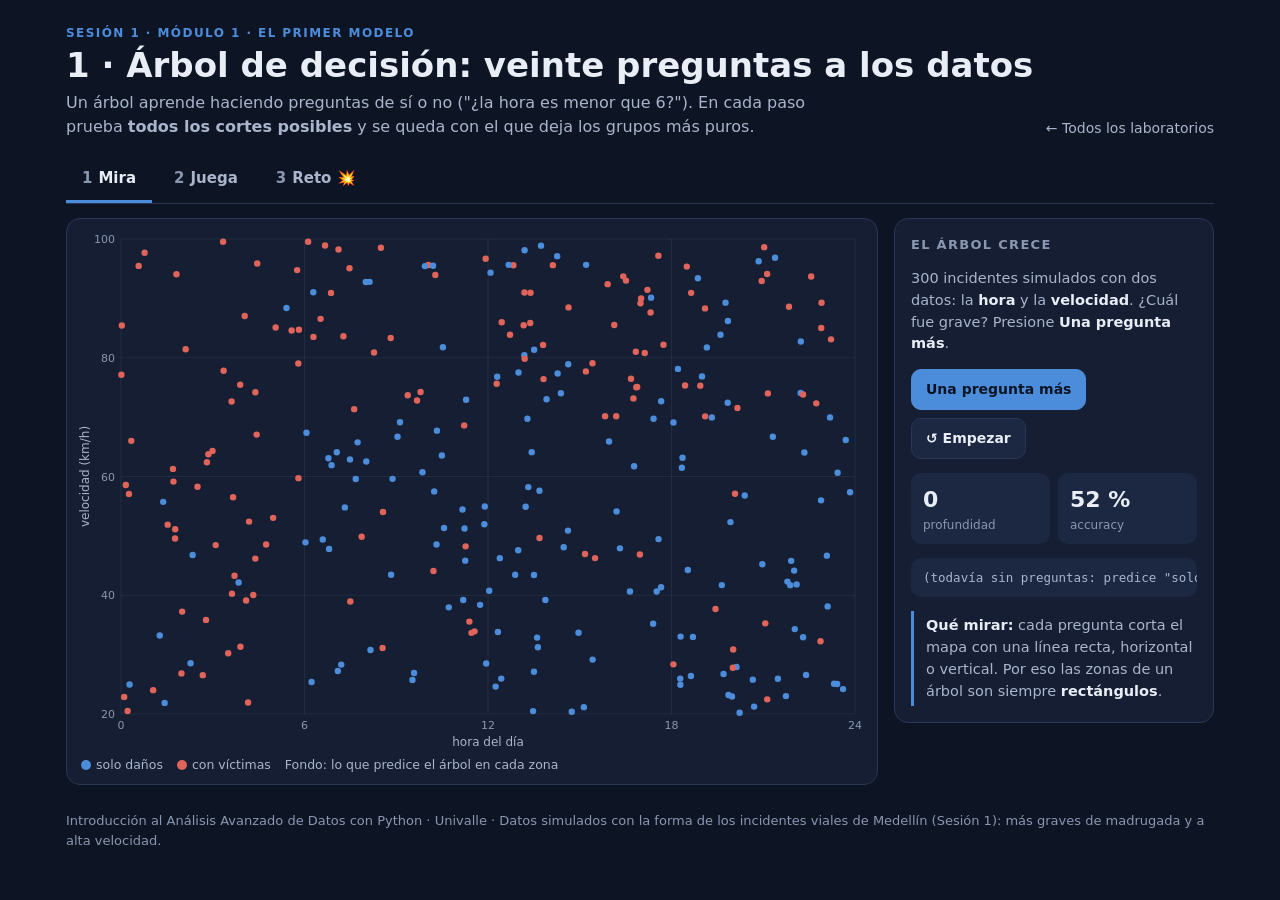
<file: laboratorio/arbol.html>
<!doctype html>
<html lang="es"><head><meta charset="utf-8">
<title>Laboratorio · redirigiendo…</title>
<meta http-equiv="refresh" content="0; url=01_arbol.html">
<link rel="canonical" href="01_arbol.html">
<script>location.replace("01_arbol.html" + location.search + location.hash);</script>
</head><body style="font-family:sans-serif;padding:2em">
<p>Este laboratorio cambió de dirección. Si no lo lleva solo, <a href="01_arbol.html">abra la página nueva aquí</a>.</p>
</body></html>
</file>
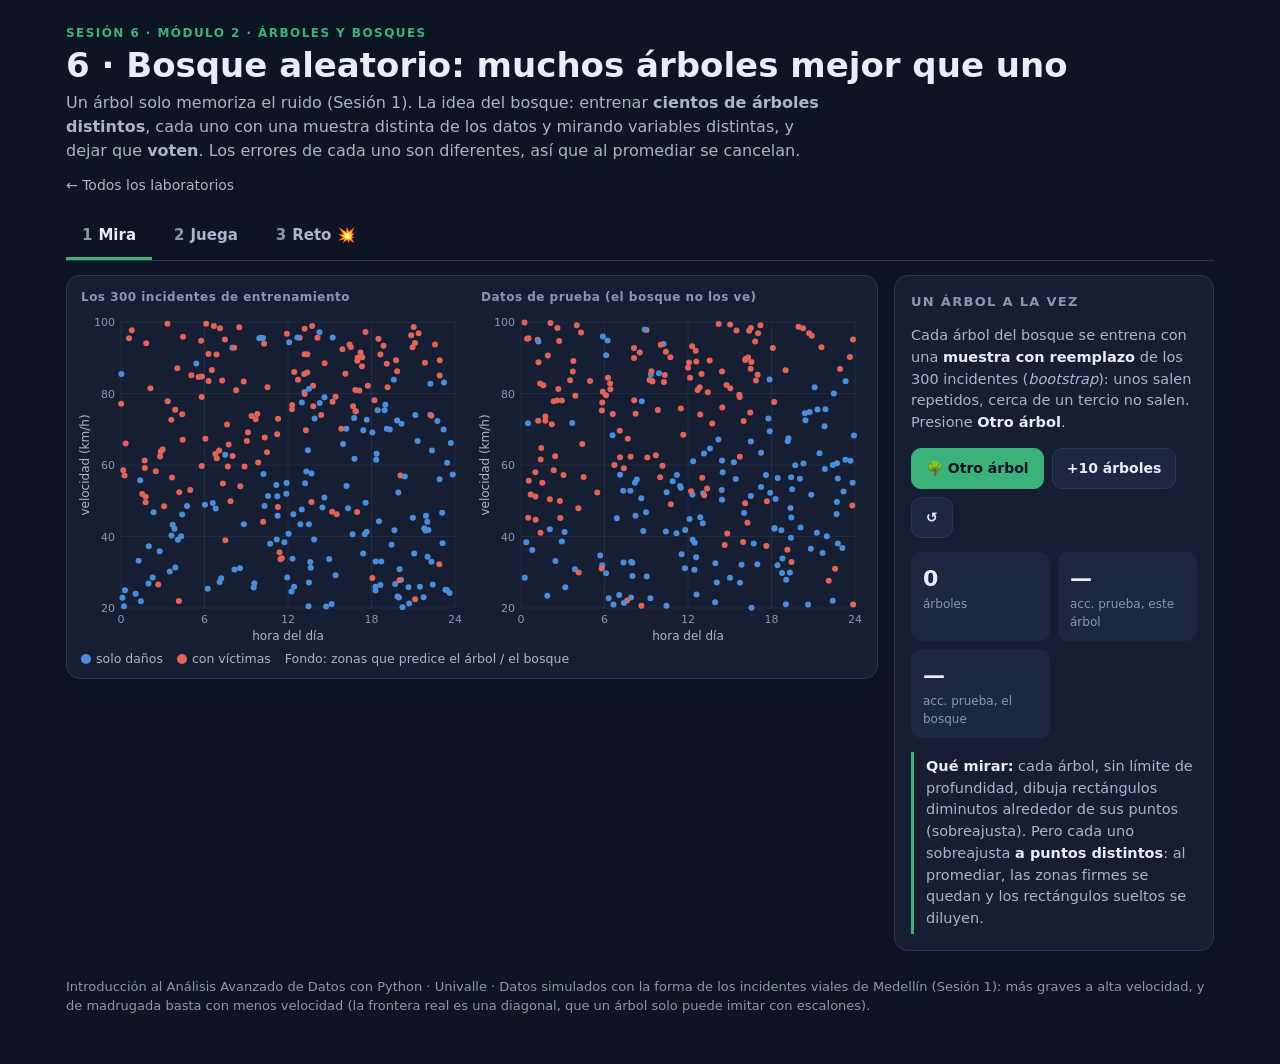
<file: laboratorio/bosque.html>
<!doctype html>
<html lang="es"><head><meta charset="utf-8">
<title>Laboratorio · redirigiendo…</title>
<meta http-equiv="refresh" content="0; url=06_bosque.html">
<link rel="canonical" href="06_bosque.html">
<script>location.replace("06_bosque.html" + location.search + location.hash);</script>
</head><body style="font-family:sans-serif;padding:2em">
<p>Este laboratorio cambió de dirección. Si no lo lleva solo, <a href="06_bosque.html">abra la página nueva aquí</a>.</p>
</body></html>
</file>
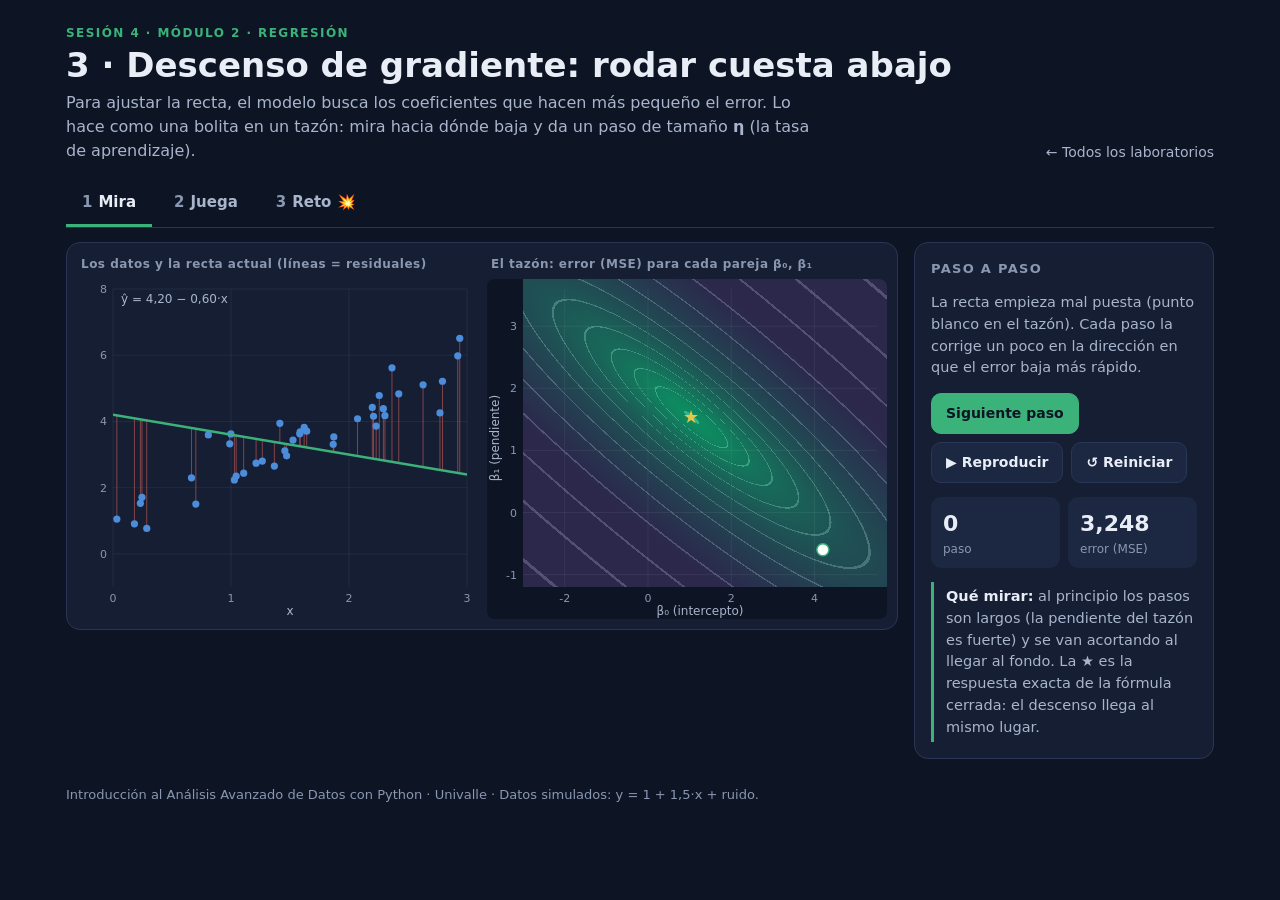
<file: laboratorio/descenso.html>
<!doctype html>
<html lang="es"><head><meta charset="utf-8">
<title>Laboratorio · redirigiendo…</title>
<meta http-equiv="refresh" content="0; url=03_descenso.html">
<link rel="canonical" href="03_descenso.html">
<script>location.replace("03_descenso.html" + location.search + location.hash);</script>
</head><body style="font-family:sans-serif;padding:2em">
<p>Este laboratorio cambió de dirección. Si no lo lleva solo, <a href="03_descenso.html">abra la página nueva aquí</a>.</p>
</body></html>
</file>
<file: laboratorio/lab.css>
/* Laboratorio del curso — estilo "Noche de datos" (mismo de las diapositivas). */
:root {
  --fondo: #0D1424; --panel: #151E33; --panel2: #1C2742; --borde: #2A3655;
  --texto: #E8EDF6; --suave: #A9B5CC; --tenue: #8A97B0;
  --m1: #4C8DDB; --m2: #3BB27A; --m3: #F0953A; --m4: #9B6FD9;
  --azul: #4C8DDB; --rojo: #E0645A; --acento: var(--m1);
  --radio: 14px;
}
* { box-sizing: border-box; }
html, body { margin: 0; background: var(--fondo); color: var(--texto);
  font-family: "Inter", system-ui, -apple-system, "Segoe UI", Roboto, sans-serif; line-height: 1.5; }
a { color: var(--acento); }
.envoltura { max-width: 1180px; margin: 0 auto; padding: 20px 16px 48px; }

header.lab { display: flex; flex-wrap: wrap; align-items: flex-end; justify-content: space-between; gap: 12px; margin-bottom: 14px; }
.chip { display: inline-block; font-size: 12px; font-weight: 700; letter-spacing: .12em; text-transform: uppercase;
  color: var(--acento); margin-bottom: 4px; }
h1 { font-size: clamp(24px, 4vw, 34px); line-height: 1.15; margin: 0; font-weight: 800; }
.sub { color: var(--suave); margin: 6px 0 0; max-width: 760px; }
.volver { color: var(--suave); text-decoration: none; font-size: 14px; white-space: nowrap; }
.volver:hover { color: var(--texto); }

nav.pestanas { display: flex; gap: 6px; margin: 18px 0 14px; border-bottom: 1px solid var(--borde); overflow-x: auto; }
nav.pestanas button { background: none; border: 0; color: var(--suave); font: inherit; font-weight: 700; font-size: 15px;
  padding: 10px 16px; cursor: pointer; border-bottom: 3px solid transparent; white-space: nowrap; }
nav.pestanas button[aria-selected="true"] { color: var(--texto); border-bottom-color: var(--acento); }
nav.pestanas button .n { color: var(--tenue); font-weight: 600; margin-right: 6px; }

.vista { display: none; }
.vista.activa { display: grid; grid-template-columns: minmax(0, 1fr) 320px; gap: 16px; }
@media (max-width: 860px) { .vista.activa { grid-template-columns: minmax(0, 1fr); } }

.lienzo { align-self: start; background: var(--panel); border: 1px solid var(--borde); border-radius: var(--radio); padding: 10px; position: relative; }
.lienzo canvas { width: 100%; display: block; border-radius: 8px; touch-action: none; }
.doble { display: grid; grid-template-columns: 1fr 1fr; gap: 10px; }
@media (max-width: 620px) { .doble { grid-template-columns: 1fr; } }
.etiqueta-lienzo { font-size: 12px; color: var(--tenue); margin: 2px 4px 6px; font-weight: 600; letter-spacing: .04em; }

aside.panel { background: var(--panel); border: 1px solid var(--borde); border-radius: var(--radio); padding: 16px;
  display: flex; flex-direction: column; gap: 14px; align-self: start; min-width: 0; }
.panel h3 { margin: 0; font-size: 13px; letter-spacing: .1em; text-transform: uppercase; color: var(--tenue); }
.panel p { margin: 0; color: var(--suave); font-size: 14.5px; }
.panel p b, .panel p strong { color: var(--texto); }

.botones { display: flex; flex-wrap: wrap; gap: 8px; }
button.b { font: inherit; font-weight: 700; font-size: 14px; border-radius: 10px; padding: 9px 14px; cursor: pointer;
  border: 1px solid var(--borde); background: var(--panel2); color: var(--texto); }
button.b:hover { border-color: var(--acento); }
button.b.primario { background: var(--acento); border-color: var(--acento); color: #0D1424; }
button.b:disabled { opacity: .45; cursor: default; }

.control label { display: flex; justify-content: space-between; font-size: 14px; color: var(--suave); margin-bottom: 6px; }
.control label output { color: var(--texto); font-weight: 700; font-variant-numeric: tabular-nums; }
input[type=range] { width: 100%; accent-color: var(--acento); }
.opciones { display: flex; flex-wrap: wrap; gap: 6px; }
.opciones button { font: inherit; font-size: 13px; padding: 6px 10px; border-radius: 999px; border: 1px solid var(--borde);
  background: none; color: var(--suave); cursor: pointer; }
.opciones button[aria-pressed="true"] { background: var(--acento); color: #0D1424; border-color: var(--acento); font-weight: 700; }
.check { display: flex; gap: 8px; align-items: center; font-size: 14px; color: var(--suave); cursor: pointer; }
.check input { accent-color: var(--acento); width: 16px; height: 16px; }

.cifras { display: grid; grid-template-columns: repeat(auto-fit, minmax(110px, 1fr)); gap: 8px; }
.cifra { background: var(--panel2); border-radius: 10px; padding: 10px 12px; }
.cifra .v { font-size: 22px; font-weight: 800; font-variant-numeric: tabular-nums; }
.cifra .e { font-size: 12px; color: var(--tenue); }

.mirar { border-left: 3px solid var(--acento); padding: 4px 0 4px 12px; color: var(--suave); font-size: 14px; }
.mirar b { color: var(--texto); }

.reto { background: var(--panel2); border-radius: 12px; padding: 14px; border: 1px dashed var(--borde); }
.reto .pregunta { font-weight: 700; color: var(--texto); margin: 0 0 10px; font-size: 15.5px; }
.reto .respuesta { margin-top: 12px; padding: 12px; border-radius: 10px; background: rgba(255,255,255,.04); display: none; }
.reto .respuesta.visible { display: block; }
.reto .ok { color: var(--m2); font-weight: 800; }
.reto .no { color: var(--m3); font-weight: 800; }

footer.lab { margin-top: 26px; color: var(--tenue); font-size: 13px; }
footer.lab a { color: var(--suave); }

/* índice */
.tarjetas { display: grid; grid-template-columns: repeat(auto-fill, minmax(260px, 1fr)); gap: 14px; margin-top: 22px; }
.tarjeta { background: var(--panel); border: 1px solid var(--borde); border-radius: var(--radio); padding: 18px; text-decoration: none;
  color: var(--texto); display: flex; flex-direction: column; gap: 6px; transition: border-color .15s, transform .15s; }
.tarjeta:hover { border-color: var(--c, var(--m1)); transform: translateY(-2px); }
.tarjeta .chip { color: var(--c, var(--m1)); margin: 0; }
.tarjeta h2 { margin: 0; font-size: 20px; }
.tarjeta p { margin: 0; color: var(--suave); font-size: 14.5px; }
.tarjeta.pronto { opacity: .45; pointer-events: none; }

/* número del laboratorio en el índice (orden del curso) */
.tarjeta h2 .num{display:inline-flex;align-items:center;justify-content:center;min-width:1.6em;height:1.6em;margin-right:.35em;border-radius:50%;background:var(--c);color:#0d1424;font-size:.8em;font-weight:700;vertical-align:.1em}
</file>
